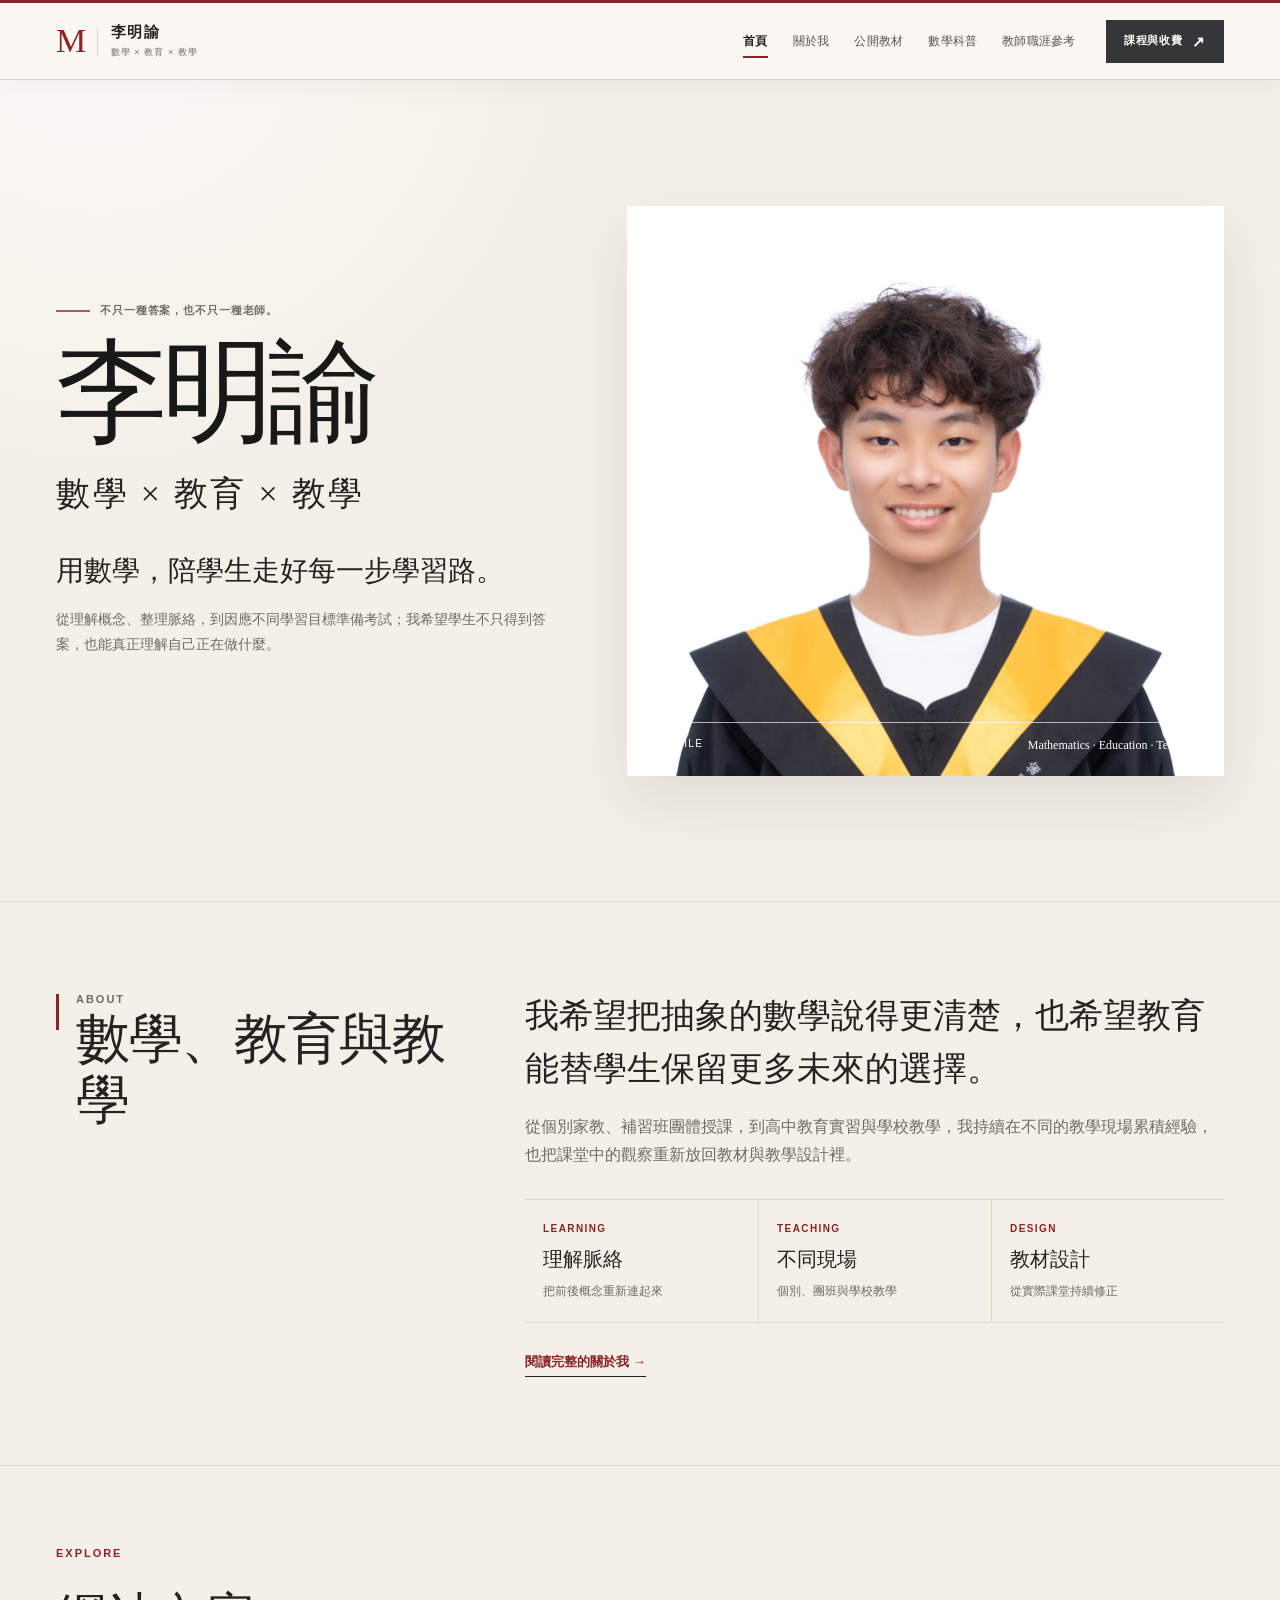
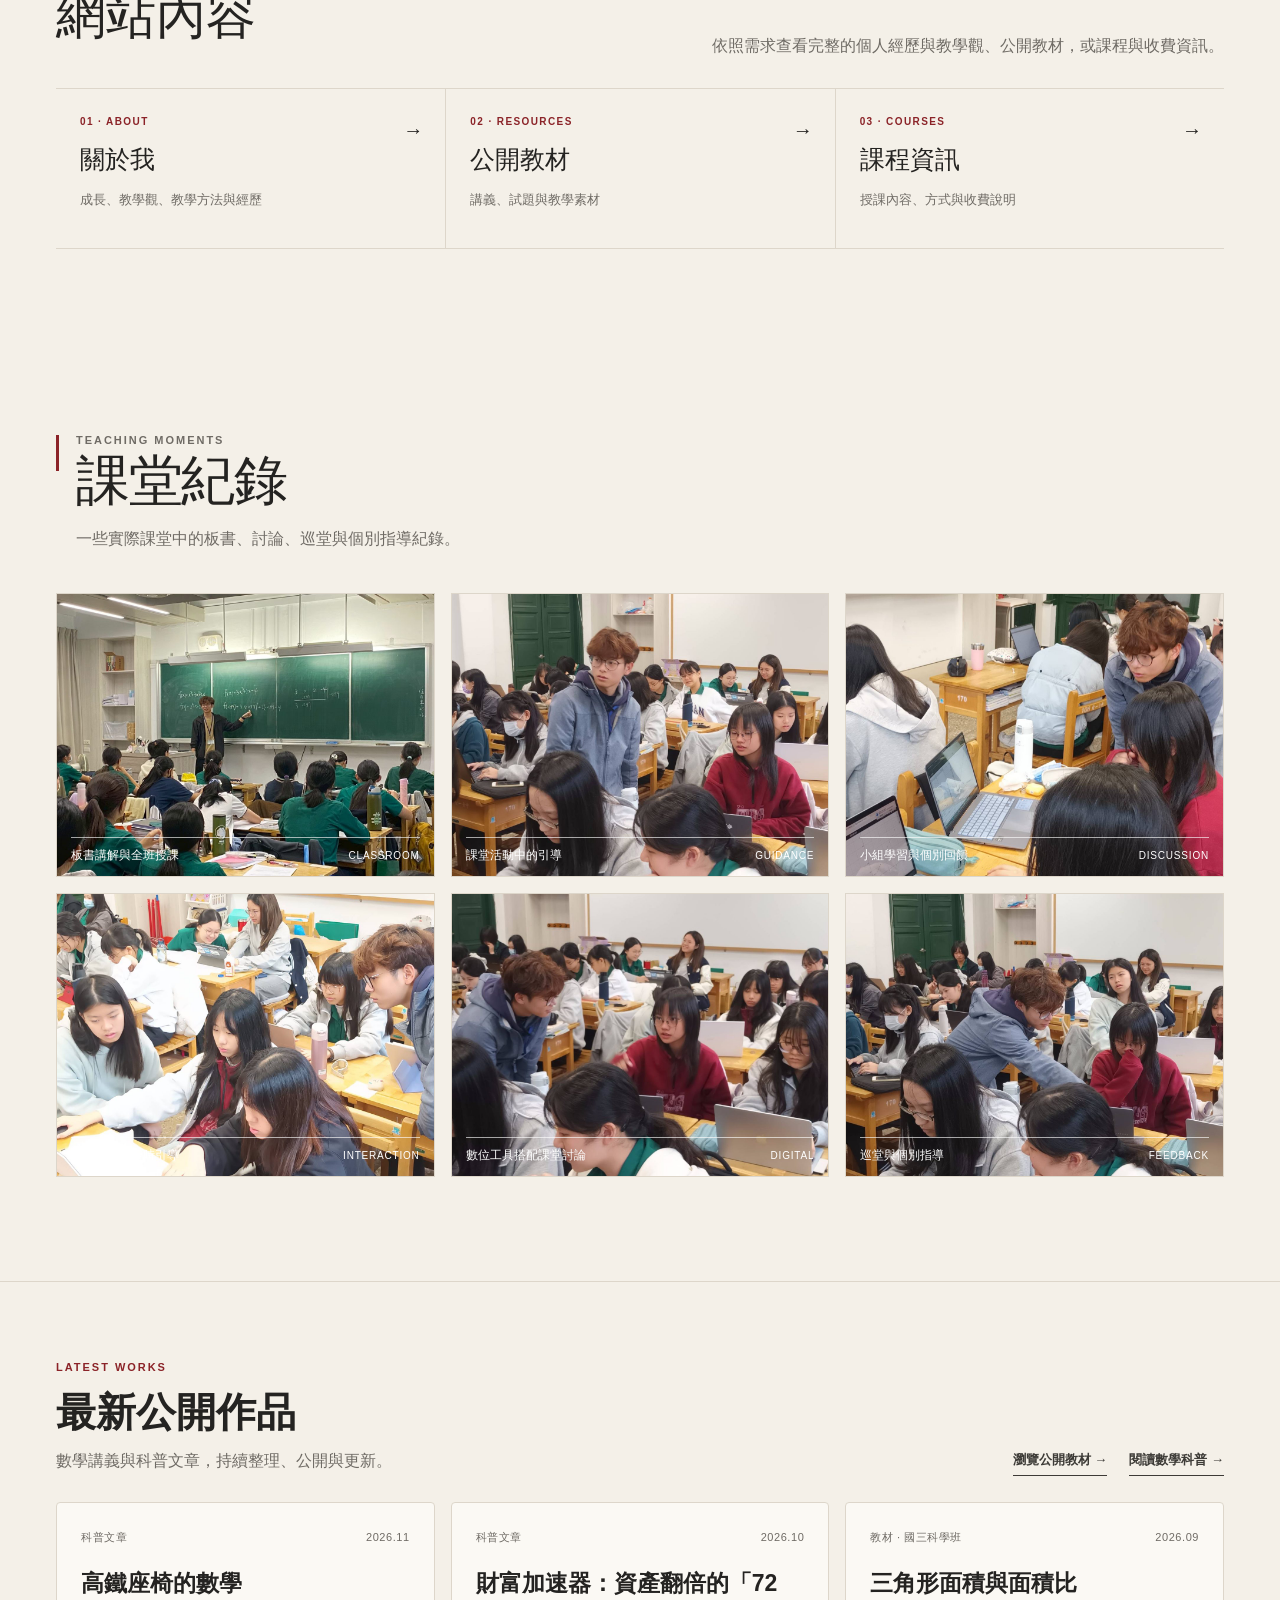
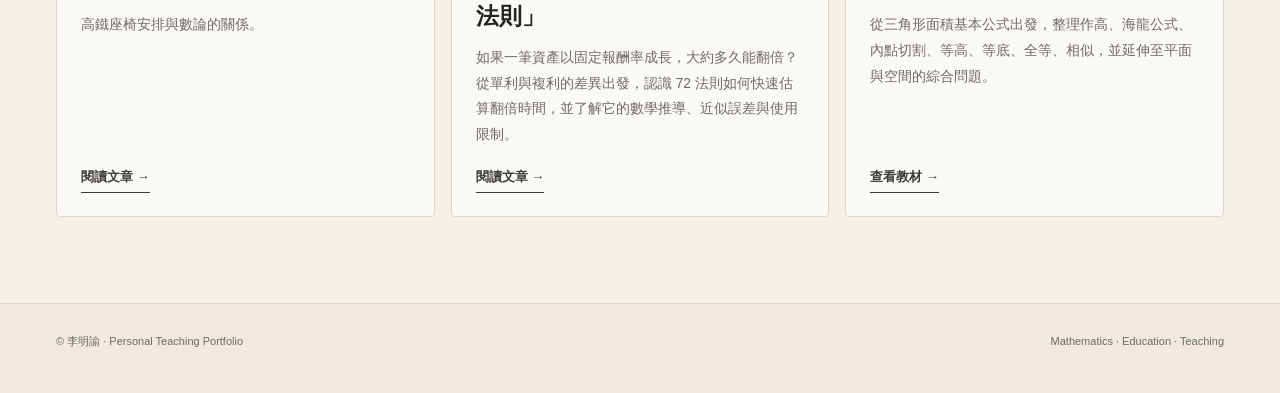
<file: index.html>
<!DOCTYPE html>

<html lang="zh-Hant">
<head>
<meta charset="utf-8"/>
<meta content="width=device-width, initial-scale=1" name="viewport"/>
<title>李明諭｜數學 × 教育 × 教學</title>
<link href="favicon.svg" rel="icon" type="image/svg+xml"/>
<meta content="國立臺灣大學數學系畢業。分享數學教學、公開教材、教師職涯參考與課程資訊。" name="description"/>
<link href="https://mingyuli0630-del.github.io/" rel="canonical"/>
<meta content="zh_TW" property="og:locale"/>
<meta content="website" property="og:type"/>
<meta content="李明諭｜數學 × 教育 × 教學" property="og:site_name"/>
<meta content="李明諭｜數學 × 教育 × 教學" property="og:title"/>
<meta content="國立臺灣大學數學系畢業。分享數學教學、公開教材、教師職涯參考與課程資訊。" property="og:description"/>
<meta content="https://mingyuli0630-del.github.io/" property="og:url"/>
<meta content="https://mingyuli0630-del.github.io/og-cover-v46.png" property="og:image"/>
<meta content="https://mingyuli0630-del.github.io/og-cover-v46.png" property="og:image:secure_url"/>
<meta content="image/png" property="og:image:type"/>
<meta content="1200" property="og:image:width"/>
<meta content="630" property="og:image:height"/>
<meta content="李明諭｜數學 × 教育 × 教學" property="og:image:alt"/>
<meta content="summary_large_image" name="twitter:card"/>
<meta content="李明諭｜數學 × 教育 × 教學" name="twitter:title"/>
<meta content="國立臺灣大學數學系畢業。分享數學教學、公開教材、教師職涯參考與課程資訊。" name="twitter:description"/>
<meta content="https://mingyuli0630-del.github.io/og-cover-v46.png" name="twitter:image"/>
<meta content="#F4F0E8" name="theme-color"/><style>
:root{
  --paper:#F9F7F2;
  --paper2:#FFFDF9;
  --ink:#303431;
  --muted:#74756F;
  --sage:#B87255;
  --sage2:#46524B;
  --line:#E3E0D8;
  --warm:#87917C;
  --serif:"Noto Serif TC","Songti TC","PMingLiU",serif;
  --sans:"Inter","Noto Sans TC","PingFang TC","Microsoft JhengHei",sans-serif;
}
*{box-sizing:border-box}
html{scroll-behavior:smooth}
body{margin:0;background:var(--paper);color:var(--ink);font-family:var(--sans);line-height:1.75}
a{color:inherit;text-decoration:none}
button{font:inherit}
.wrap{max-width:var(--max);margin:auto;padding:0 24px}
header{position:sticky;top:0;z-index:50;background:rgba(249,247,242,.97);backdrop-filter:blur(14px);border-top:3px solid var(--sage);border-bottom:1px solid rgba(217,212,202,.9);box-shadow:0 7px 22px rgba(48,52,49,.035)}
.nav{min-height:78px;display:flex;align-items:center;justify-content:space-between;gap:28px}
.brand{display:flex;align-items:center;gap:12px;flex:0 0 auto}
.brandmark{width:42px;height:42px;border:1px solid var(--ink);border-radius:2px;display:grid;place-items:center;font-family:var(--serif);font-size:21px;transition:.2s ease}
.brand:hover .brandmark{background:var(--ink);color:var(--paper)}
.brand strong{display:block;font-size:14px;letter-spacing:.09em;line-height:1.35}
.brand small{display:block;font-family:var(--serif);font-size:10px;color:var(--muted);letter-spacing:.04em;margin-top:2px}
.nav-right{display:flex;align-items:center;gap:22px;margin-left:auto}
nav{display:flex;align-items:center;gap:5px;font-size:13px}
nav a{position:relative;padding:10px 13px;border:0;border-radius:2px;color:var(--muted);transition:.18s ease;white-space:nowrap}
nav a:hover{background:rgba(184,114,85,.07);color:var(--ink)}
nav a.active{background:rgba(184,114,85,.10);color:var(--ink);font-weight:700}
nav a.active:after{content:"";position:absolute;left:13px;right:13px;bottom:6px;height:1px;background:var(--sage)}
.nav-cta{display:inline-flex;align-items:center;justify-content:center;gap:9px;min-height:44px;padding:0 17px;background:var(--ink);color:var(--paper);border:1px solid var(--ink);font-size:12px;font-weight:700;letter-spacing:.04em;white-space:nowrap;transition:.18s ease}
.nav-cta:hover{background:var(--sage2);border-color:var(--sage2);transform:translateY(-1px)}
.nav-cta.active{background:var(--sage);border-color:var(--sage)}
.nav-cta .arrow{font-size:15px;line-height:1}
.menu-toggle{display:none;width:42px;height:42px;border:1px solid var(--line);background:transparent;color:var(--ink);font-size:18px;cursor:pointer}
section{padding:108px 0}
.border-top{border-top:1px solid var(--line)}
.eyebrow{font-size:11px;letter-spacing:.23em;color:var(--sage);font-weight:700;margin:0 0 10px}
.heading{max-width:790px;margin-bottom:44px}
.heading h2{font-family:var(--serif);font-size:clamp(38px,5vw,62px);font-weight:500;letter-spacing:-.035em;line-height:1.12;margin:0 0 14px}
.heading p{margin:0;color:var(--muted)}

.hero{min-height:calc(100svh - 68px);display:grid;grid-template-columns:1.05fr .95fr;gap:68px;align-items:center;padding-top:58px;padding-bottom:58px}
.hero h1{font-family:var(--serif);font-size:clamp(72px,10vw,120px);font-weight:500;line-height:.92;letter-spacing:-.065em;margin:5px 0 16px}
.hero-en{font-family:var(--serif);font-size:clamp(20px,2.2vw,28px);color:var(--sage);margin:0 0 27px}
.lead{font-size:clamp(19px,2vw,24px);max-width:650px;margin:0 0 30px}
.chips{display:flex;gap:8px;flex-wrap:wrap;margin-bottom:28px}
.chip{border:1px solid var(--line);border-radius:999px;padding:7px 11px;font-size:12px;color:var(--muted);background:rgba(255,255,255,.22)}
.btn{display:inline-flex;align-items:center;justify-content:center;min-height:47px;border:1px solid var(--ink);border-radius:999px;padding:9px 17px;font-size:14px;font-weight:650;background:transparent;cursor:pointer}
.btn.primary{background:var(--ink);color:var(--paper)}
.btn:hover{background:var(--paper2)}
.btn.primary:hover{background:var(--sage2)}

.portrait{position:relative;background:var(--paper2);border:1px solid var(--line);padding:16px 16px 70px;box-shadow:0 18px 50px rgba(48,52,49,.065);min-height:590px}
.portrait:before{content:"";position:absolute;inset:12px -12px -12px 12px;border:1px solid #B77B5C2E;z-index:-1}
.portrait .photo{height:500px;background:
radial-gradient(circle at 50% 34%,#B77B5C2E 0 80px,transparent 81px),
linear-gradient(145deg,#EFEAE2,#FFFDFC);
display:grid;place-items:center;color:var(--sage);font-family:var(--serif);font-size:76px}
.portrait .photo img{width:100%;height:100%;object-fit:cover;object-position:center top;display:block}
.portrait .caption{position:absolute;left:34px;right:34px;bottom:19px;border-top:1px solid var(--line);padding-top:12px;display:flex;justify-content:space-between;gap:15px}
.caption span{font-size:10px;letter-spacing:.14em;color:var(--muted)}
.caption strong{font-family:var(--serif);font-size:12px;font-weight:500}

.about-grid{display:grid;grid-template-columns:190px minmax(0,1fr);gap:64px}
.sticky{position:sticky;top:100px;align-self:start}
.about-intro{font-family:var(--serif);font-size:clamp(28px,3.4vw,43px);line-height:1.55;margin:0 0 34px}
.about-copy{columns:2;column-gap:34px;color:#626761}
.about-copy p{break-inside:avoid;margin:0 0 20px}
.about-story{max-width:980px;width:100%}
.about-intro{padding:0 0 10px}
.about-kicker{font-size:13px;letter-spacing:.16em;text-transform:uppercase;color:var(--sage);margin:0 0 14px}
.about-grid>.heading{max-width:190px;margin-bottom:0}
.about-grid>.heading h2{font-size:clamp(38px,3.2vw,46px);letter-spacing:-.04em;margin-bottom:16px;white-space:nowrap}
.about-grid>.heading>p:not(.eyebrow):not(.about-side-note){font-size:14px;line-height:1.75}
.about-side-nav{margin-top:34px;border-top:1px solid var(--line)}
.about-side-nav a{display:grid;grid-template-columns:25px 1fr;gap:8px;padding:12px 0;border-bottom:1px solid var(--line);text-decoration:none;color:var(--muted);font-size:12px;line-height:1.4}
.about-side-nav a span{font-family:var(--serif);color:var(--sage)}
.about-side-nav a strong{font-weight:500;color:var(--ink)}
.about-side-note{font-family:var(--serif);font-size:15px;line-height:1.65;color:var(--sage2);margin-top:24px}

.about-lead{font-family:var(--serif);font-size:clamp(24px,2.5vw,34px);line-height:1.62;margin:0;max-width:800px;letter-spacing:-.015em}
.about-index{display:grid;grid-template-columns:repeat(3,1fr);gap:0;background:transparent;border-top:1px solid var(--line);border-bottom:1px solid var(--line);margin:34px 0 58px}
.about-index a{display:block;background:transparent;padding:16px 18px 17px 0;text-decoration:none;color:var(--ink);transition:.2s ease;border-right:1px solid var(--line);margin-right:18px}
.about-index a:hover{opacity:.62}
.about-index span{display:inline-block;font-size:11px;letter-spacing:.16em;color:var(--sage);margin-right:10px}
.about-index strong{font-family:var(--serif);font-size:17px;font-weight:500}
.about-index a:last-child{border-right:0;margin-right:0}
.about-chapter{scroll-margin-top:90px;padding:0 0 58px;margin-bottom:58px;border-bottom:1px solid var(--line)}
.about-chapter:last-of-type{margin-bottom:32px}
.about-chapter-head{display:block;margin-bottom:30px;padding-left:0}
.about-no{font-family:var(--serif);font-size:12px;letter-spacing:.22em;color:var(--sage);margin-bottom:10px;padding-top:0;font-variant-numeric:tabular-nums}
.about-chapter h3{font-family:var(--serif);font-size:clamp(31px,3.4vw,44px);font-weight:500;line-height:1.18;margin:0;letter-spacing:-.025em}
.about-deck{font-family:var(--serif);font-size:19px;line-height:1.7;color:var(--sage2);margin:11px 0 0;max-width:none}
.about-body{max-width:860px;margin-left:0;color:#626761;font-size:16px;line-height:1.9}
.about-body p{margin:0 0 18px}
.about-body strong{color:var(--ink)}
.about-body h4{font-family:var(--serif);font-size:23px;font-weight:500;color:var(--ink);margin:38px 0 13px}
.about-quote{font-family:var(--serif);font-size:clamp(21px,2.1vw,28px);line-height:1.65;color:var(--ink);margin:30px 0;padding:4px 0 4px 20px;border-left:2px solid var(--sage)}
.about-subquote{font-family:var(--serif);font-size:20px;line-height:1.7;color:var(--sage2);margin:28px 0}
.about-principles{display:grid;grid-template-columns:repeat(3,1fr);gap:12px;margin:30px 0 8px}
.about-principle{border-top:1px solid var(--line);background:transparent;padding:18px 8px 10px 0}
.about-principle small{display:block;color:var(--sage);letter-spacing:.1em;margin-bottom:10px}
.about-principle strong{font-family:var(--serif);font-size:19px;font-weight:500;line-height:1.45}
.about-detail{margin-top:26px;border-top:1px solid var(--line)}
.about-detail summary{cursor:pointer;list-style:none;padding:18px 0;font-size:14px;letter-spacing:.06em;color:var(--sage2);display:flex;justify-content:space-between;align-items:center}
.about-detail summary::-webkit-details-marker{display:none}
.about-detail summary::after{content:"＋";font-size:20px;font-weight:300}
.about-detail[open] summary::after{content:"－"}
.about-detail-content{padding:10px 0 4px}
.about-status{display:grid;grid-template-columns:1fr 1fr;gap:14px;margin:30px 0}
.about-status-card{border-top:1px solid var(--line);background:transparent;padding:18px 8px 10px 0}
.about-status-card small{display:block;color:var(--sage);letter-spacing:.1em;margin-bottom:9px}
.about-status-card strong{font-family:var(--serif);font-size:20px;font-weight:500;line-height:1.45}
.metrics{display:grid;grid-template-columns:repeat(4,1fr);border-top:1px solid var(--ink);border-bottom:1px solid var(--line);margin-top:38px}
.metric{padding:18px 18px 18px 0;border-right:1px solid var(--line)}
.metric:not(:first-child){padding-left:18px}
.metric:last-child{border-right:0}
.metric strong{display:block;font-family:var(--serif);font-size:23px;font-weight:500}
.metric small{color:var(--muted)}

.dark{background:var(--ink);color:var(--paper)}
.dark .eyebrow{color:#E5DED6}
.dark .heading p{color:#E5DED6}
.framework{display:grid;grid-template-columns:repeat(4,1fr);border-top:1px solid rgba(255,255,255,.24)}
.framework article{min-height:260px;padding:26px 24px 18px 0;border-right:1px solid rgba(255,255,255,.17)}
.framework article:not(:first-child){padding-left:24px}
.framework article:last-child{border-right:0}
.framework span{font-family:var(--serif);color:#E5DED6}
.framework h3{font-family:var(--serif);font-size:27px;font-weight:500;margin:44px 0 10px}
.framework p{margin:0;color:#E5DED6}

.resume-grid{display:grid;grid-template-columns:1.3fr .7fr;gap:54px}
.timeline{border-top:1px solid var(--ink)}
.timeline article{display:grid;grid-template-columns:150px minmax(0,1fr);gap:30px;padding:28px 0;border-bottom:1px solid var(--line)}
.timeline .k{font-family:var(--serif);font-size:12px;line-height:1.55;letter-spacing:.04em;color:var(--sage);font-variant-numeric:tabular-nums}
.timeline h3{margin:0 0 5px;font-family:var(--serif);font-size:21px;font-weight:500}
.timeline .role{margin:0 0 9px;font-size:13px;letter-spacing:.05em;color:var(--sage2)}
.timeline p{margin:0;color:var(--muted);line-height:1.75}
.sidecard{background:var(--sage2);color:var(--paper);padding:30px;align-self:start}
.sidecard h3{font-family:var(--serif);font-size:30px;font-weight:500;margin:0 0 18px}
.sidecard ul{list-style:none;padding:0;margin:0}
.sidecard li{padding:9px 0;border-bottom:1px solid rgba(255,255,255,.16)}

.feature{display:grid;grid-template-columns:1fr 1fr;background:var(--paper2);border:1px solid var(--line);margin-bottom:16px}
.featurecopy{padding:38px}
.featurecopy h3{font-family:var(--serif);font-size:38px;line-height:1.2;font-weight:500;margin:9px 0 14px}
.featurecopy p{color:var(--muted)}
.tags{display:flex;gap:7px;flex-wrap:wrap;margin:20px 0}
.tag{border:1px solid var(--line);border-radius:999px;padding:5px 9px;font-size:11px;color:var(--muted)}
.preview{min-height:355px;background:
repeating-linear-gradient(0deg,transparent 0 29px,#B77B5C1F 30px 31px),
radial-gradient(circle at 66% 34%,transparent 0 64px,#B77B5C38 65px 67px,transparent 68px),
linear-gradient(135deg,#ece7dd,#FFFDFC);
display:flex;align-items:flex-end;padding:20px}
.preview span{font-family:var(--serif);font-size:13px;background:rgba(251,249,244,.9);padding:8px 10px;color:var(--sage)}
.cards{display:grid;grid-template-columns:repeat(3,1fr);gap:14px}
.card{background:var(--paper2);border:1px solid var(--line);padding:24px;min-height:240px}
.card small{color:var(--sage);letter-spacing:.1em}
.card h3{font-family:var(--serif);font-size:27px;line-height:1.3;font-weight:500;margin:16px 0 10px}
.card p{color:var(--muted);margin:0}

.gallery{display:grid;grid-template-columns:1.3fr .7fr .7fr;grid-auto-rows:230px;gap:12px}
.g{position:relative;border:1px solid var(--line);overflow:hidden;background:linear-gradient(145deg,#e7e3da,#FFFDFC)}
.g.big{grid-row:span 2}
.g img{position:absolute;inset:0;width:100%;height:100%;object-fit:cover;display:block;transition:transform .45s ease}
.g:hover img{transform:scale(1.025)}
.g.focus-top img{object-position:center 28%}
.g.focus-right img{object-position:66% center}
.g .p{position:absolute;inset:0;display:grid;place-items:center;font-family:var(--serif);font-size:56px;color:#B77B5C5C}
.g:after{content:"";position:absolute;inset:45% 0 0;background:linear-gradient(transparent,rgba(39,48,43,.60))}
.g label{position:absolute;z-index:2;left:16px;right:16px;bottom:14px;padding-top:9px;border-top:1px solid rgba(255,255,255,.62);display:flex;justify-content:space-between;color:#fff;font-size:11px}
/* Teaching Moments: six photos use one consistent visual scale */
.teaching-gallery{
  display:grid;
  grid-template-columns:repeat(3,minmax(0,1fr));
  grid-auto-rows:auto;
  gap:16px;
}
.teaching-gallery .g{
  margin:0;
  aspect-ratio:4 / 3;
  min-width:0;
}
.teaching-gallery .g.big{
  grid-row:auto;
  grid-column:auto;
}
.teaching-gallery .g label{
  left:14px;
  right:14px;
  bottom:12px;
  gap:12px;
  align-items:flex-end;
}
.teaching-gallery .g label span{
  font-size:12px;
  line-height:1.45;
}
.teaching-gallery .g label strong{
  flex:0 0 auto;
  font-size:10px;
  font-weight:500;
  letter-spacing:.08em;
}


.growth{display:grid;grid-template-columns:repeat(3,1fr);gap:18px}
.grow{border-top:2px solid var(--sage);padding-top:20px}
.grow h3{font-family:var(--serif);font-size:27px;line-height:1.35;font-weight:500;margin:8px 0}
.grow p{color:var(--muted)}

.notes{display:grid;grid-template-columns:1fr 1fr;border-top:1px solid var(--ink)}
.note{padding:26px 28px 26px 0;border-bottom:1px solid var(--line)}
.note:nth-child(odd){border-right:1px solid var(--line)}
.note:nth-child(even){padding-left:28px}
.note small{color:var(--sage);letter-spacing:.1em}
.note h3{font-family:var(--serif);font-size:27px;font-weight:500;line-height:1.35;margin:9px 0}
.note p{color:var(--muted);margin:0}

.cvpromo{display:grid;grid-template-columns:1fr auto;gap:28px;align-items:center;padding:36px;border:1px solid var(--line);background:var(--paper2)}
.cvpromo h3{font-family:var(--serif);font-size:34px;font-weight:500;margin:0 0 8px}
.cvpromo p{margin:0;color:var(--muted);max-width:700px}

.contact{background:var(--sage2);color:var(--paper);padding:66px;text-align:center}
.contact h2{font-family:var(--serif);font-size:clamp(40px,5vw,62px);font-weight:500;line-height:1.2;margin:7px auto 14px}
.contact p{color:#E5DED6}
footer{border-top:1px solid var(--line);padding:28px 0 42px;color:var(--muted);font-size:11px}
footer .wrap{display:flex;justify-content:space-between;align-items:center;gap:18px;flex-wrap:wrap}


/* Courses & Tuition */
.enrollment-notice{
  display:flex;
  gap:18px;
  align-items:baseline;
  margin:-8px 0 34px;
  padding:15px 0;
  border-top:1px solid var(--sage);
  border-bottom:1px solid var(--line);
}
.enrollment-notice small{
  flex:0 0 auto;
  font-size:10px;
  letter-spacing:.16em;
  color:var(--sage);
}
.enrollment-notice strong{
  font-family:var(--serif);
  font-size:17px;
  font-weight:500;
  color:var(--ink);
}
.course-shell{display:grid;grid-template-columns:.9fr 1.1fr;gap:42px;align-items:start}
.course-intro{position:sticky;top:96px}
.course-intro .price-lead{font-family:var(--serif);font-size:34px;line-height:1.35;margin:7px 0 16px}
.course-intro p{color:var(--muted)}
.course-badges{display:flex;gap:8px;flex-wrap:wrap;margin-top:20px}
.course-badge{border:1px solid var(--line);border-radius:99px;padding:7px 10px;background:var(--paper2);font-size:11px;color:var(--muted)}
.pricebox{background:var(--paper2);border:1px solid var(--line);padding:26px}
.pricebox h3{font-family:var(--serif);font-size:28px;font-weight:500;margin:0 0 16px}
.price-table-wrap{overflow-x:auto}
.price-table{width:100%;border-collapse:collapse;min-width:610px}
.price-table th,.price-table td{padding:12px 10px;border-bottom:1px solid var(--line);text-align:left;font-size:12px;vertical-align:top}
.price-table th{font-size:10px;letter-spacing:.1em;color:var(--muted);font-weight:700}
.price-table td strong{font-family:var(--serif);font-size:17px;font-weight:500}
.price-note{margin-top:14px;padding-top:14px;border-top:1px solid var(--line);font-size:11px;color:var(--muted)}
.course-types{margin-top:22px;display:grid;grid-template-columns:repeat(3,1fr);gap:14px;align-items:stretch}
.course-group{background:var(--paper2);border:1px solid var(--line);padding:24px;height:100%}
.course-group>small{color:var(--sage);letter-spacing:.12em}
.course-group h3{font-family:var(--serif);font-size:26px;font-weight:500;margin:7px 0 15px}
.course-group details{border-top:1px solid var(--line)}
.course-group summary{cursor:pointer;padding:12px 0;font-size:13px;font-weight:650;list-style:none}
.course-group summary::-webkit-details-marker{display:none}
.course-group summary:after{content:"＋";float:right;color:var(--sage)}
.course-group details[open] summary:after{content:"－"}
.course-group details p{font-size:12px;color:var(--muted);margin:0 0 12px}
.course-info{display:grid;grid-template-columns:repeat(4,1fr);margin-top:17px;border-top:1px solid var(--ink);border-bottom:1px solid var(--line)}
.course-info div{padding:18px;border-right:1px solid var(--line);min-width:0}
.course-info div:last-child{border-right:0}
.course-info strong{display:block;font-family:var(--serif);font-size:18px;font-weight:500}
.course-info small{color:var(--muted)}

/* Resume builder */
.resume-layer{position:fixed;inset:0;background:rgba(39,48,43,.64);backdrop-filter:blur(5px);z-index:100;display:none;overflow:auto;padding:24px}
.resume-layer.open{display:block}
.builder{max-width:1180px;margin:auto;display:grid;grid-template-columns:310px 1fr;gap:16px}
.controls{background:var(--paper);padding:24px;position:sticky;top:0;align-self:start;max-height:calc(100vh - 48px);overflow:auto}
.controls h3{font-family:var(--serif);font-size:28px;font-weight:500;margin:0 0 8px}
.controls p{font-size:12px;color:var(--muted)}
.controlrow{padding:12px 0;border-top:1px solid var(--line)}
.controlrow label{display:flex;align-items:center;gap:9px;font-size:13px;cursor:pointer}
.ctrl-actions{display:flex;gap:8px;flex-wrap:wrap;margin-top:16px}
.resume-paper{background:#fff;color:#1c211e;min-height:1123px;padding:58px 66px;box-shadow:0 20px 70px rgba(0,0,0,.22)}
.r-head{display:grid;grid-template-columns:1fr auto;gap:20px;border-bottom:1.5px solid #222;padding-bottom:20px;margin-bottom:24px}
.r-head h1{font-family:var(--serif);font-size:38px;font-weight:500;margin:0}
.r-head .sub{font-size:14px;color:#555;margin-top:4px}
.r-contact{text-align:right;font-size:11px;color:#555}
.r-section{margin:23px 0}
.r-section.hidden{display:none}
.r-section h2{font-size:11px;letter-spacing:.18em;text-transform:uppercase;border-bottom:1px solid #bbb;padding-bottom:5px;margin:0 0 12px}
.r-item{display:grid;grid-template-columns:125px 1fr;gap:16px;margin:11px 0}
.r-date{font-size:11px;color:#666}
.r-item h3{font-size:14px;margin:0 0 3px}
.r-item p{font-size:12px;line-height:1.5;color:#444;margin:0}
.r-list{margin:0;padding-left:18px;font-size:12px;color:#444}
.r-note{font-size:10px;color:#777;margin-top:18px}

/* language */
.en-only{display:none}
body.resume-en .zh-only{display:none!important}
body.resume-en .en-only{display:block!important}




@media print{
  body{background:#fff}
  header,main,footer,.controls{display:none!important}
  .resume-layer{display:block!important;position:static;background:none;padding:0}
  .builder{display:block;max-width:none}
  .resume-paper{box-shadow:none;min-height:auto;padding:0;margin:0}
  @page{size:A4;margin:14mm}
}

/* Public Resources */
.resources-toolbar{display:flex;justify-content:space-between;gap:18px;align-items:center;margin-bottom:24px;flex-wrap:wrap}
.resource-search{flex:1;min-width:240px;max-width:430px;display:flex;align-items:center;border:1px solid var(--line);background:var(--paper2);border-radius:999px;padding:0 14px}
.resource-search input{width:100%;border:0;background:transparent;outline:0;padding:10px 4px;font:inherit;font-size:13px;color:var(--ink)}
.resource-filters{display:flex;gap:8px;flex-wrap:wrap}
.filter-btn{border:1px solid var(--line);background:transparent;border-radius:999px;padding:7px 11px;font-size:11px;color:var(--muted);cursor:pointer}
.filter-btn.active{background:var(--ink);color:var(--paper);border-color:var(--ink)}
.resource-grid{display:grid;grid-template-columns:repeat(3,minmax(0,1fr));gap:16px;align-items:stretch}
.resource-card{background:var(--paper2);border:1px solid var(--line);display:flex;flex-direction:column;min-height:340px;height:100%}
.resource-cover{height:160px;position:relative;overflow:hidden;border-bottom:1px solid var(--line);background:repeating-linear-gradient(0deg,transparent 0 28px,#B77B5C17 29px 30px),linear-gradient(145deg,#ece7dc,#FFFDFC)}
.resource-cover .symbol{position:absolute;right:18px;top:8px;font-family:var(--serif);font-size:72px;color:#B77B5C42}
.resource-cover .level{position:absolute;left:16px;top:14px;border:1px solid rgba(48,52,49,.13);background:rgba(251,249,244,.75);border-radius:999px;padding:4px 8px;font-size:10px;color:var(--sage2)}
.resource-body{padding:20px;display:flex;flex-direction:column;flex:1}
.resource-meta{display:flex;justify-content:space-between;gap:12px;font-size:10px;letter-spacing:.08em;color:var(--sage);text-transform:uppercase}
.resource-card h3{font-family:var(--serif);font-weight:500;font-size:25px;line-height:1.3;margin:10px 0 8px}
.resource-card p{font-size:12px;color:var(--muted);margin:0 0 16px}
.resource-tags{display:flex;gap:6px;flex-wrap:wrap;margin-top:auto;margin-bottom:16px}
.resource-tag{font-size:10px;border:1px solid var(--line);border-radius:999px;padding:4px 7px;color:var(--muted)}
.resource-actions{display:flex;gap:7px;flex-wrap:wrap;align-items:center}
.resource-link{display:inline-flex;align-items:center;justify-content:center;border:1px solid var(--ink);border-radius:999px;padding:7px 10px;font-size:11px;cursor:pointer;background:transparent}
.resource-link.primary{background:var(--ink);color:var(--paper)}
.resource-link.disabled{opacity:.4;pointer-events:none;border-color:var(--line)}
.resource-count{font-size:11px;color:var(--muted);margin-bottom:10px}
.resources-note{margin-top:28px;display:grid;grid-template-columns:1.15fr .85fr;gap:18px}
.resources-note>div{border-top:1px solid var(--ink);padding-top:18px}
.resources-note h3{font-family:var(--serif);font-size:25px;font-weight:500;margin:0 0 7px}
.resources-note p{font-size:12px;color:var(--muted);margin:0}
.resource-modal{position:fixed;inset:0;z-index:120;background:rgba(39,48,43,.64);backdrop-filter:blur(6px);display:none;padding:24px;overflow:auto}
.resource-modal.open{display:grid;place-items:center}
.resource-modal-card{max-width:720px;width:100%;background:var(--paper2);border:1px solid var(--line);padding:30px;position:relative}
.resource-modal-card h3{font-family:var(--serif);font-size:34px;font-weight:500;margin:4px 0 10px}
.resource-modal-card p{color:var(--muted)}
.resource-modal-close{position:absolute;right:16px;top:14px;border:1px solid var(--line);border-radius:50%;width:34px;height:34px;background:transparent;cursor:pointer}
.resource-modal-list{display:grid;grid-template-columns:repeat(2,1fr);gap:12px;margin-top:18px}
.resource-modal-list div{border-top:1px solid var(--line);padding-top:10px}
.resource-modal-list strong{display:block;font-family:var(--serif);font-weight:500;font-size:16px}
.resource-modal-list small{color:var(--muted)}













/* V14 — Apricot × Olive */
body{
  background:
    radial-gradient(circle at 88% 7%, rgba(184,114,85,.045), transparent 27%),
    radial-gradient(circle at 7% 58%, rgba(135,145,124,.035), transparent 24%),
    var(--paper);
}
.eyebrow{color:#A96549}
.btn.primary{
  background:var(--sage2);
  border-color:var(--sage2);
}
.btn.primary:hover{
  background:#39443F;
  border-color:#39443F;
}
.btn.ghost:hover{
  border-color:#CBC7BE;
  background:rgba(255,253,249,.76);
}
.enrollment-notice{
  border-top-color:#C98B6D;
  background:linear-gradient(90deg,rgba(184,114,85,.045),transparent 66%);
}
.enrollment-notice small{color:#A96549}

/* Keep warm orange as an accent; use olive for structural cues. */
.timeline-dot{background:var(--warm)}
.step-no{background:var(--sage)}
.about-detail summary::after{color:var(--warm)}
.resource-cover{
  background:linear-gradient(145deg,#EFEAE2,#FFFDF9);
}

/* Softer dark blocks: less brown, more neutral teacher-portfolio tone. */
.sidecard,.contact{
  background:var(--sage2);
}
.sidecard p,.contact p{
  color:rgba(249,247,242,.78);
}

a:focus-visible,button:focus-visible,summary:focus-visible{
  outline:2px solid #B87255;
  outline-offset:3px;
}


.hero-identity{
  display:inline-flex;
  align-items:center;
  gap:9px;
  color:#A96549;
  letter-spacing:.12em;
}
.hero-identity::before{
  content:"";
  width:22px;
  height:1px;
  background:currentColor;
  opacity:.72;
}


.hero-identity{
  letter-spacing:.08em;
  text-transform:none;
}




/* V25 — Teacher career reference, positioned away from personal tuition */

/* Compact career reference: secondary content on the homepage */
.career-compact{padding:38px 0}
.career-details{border-top:1px solid var(--ink);border-bottom:1px solid var(--line)}
.career-details summary{list-style:none;cursor:pointer;display:flex;align-items:center;justify-content:space-between;gap:24px;padding:22px 0}
.career-details summary::-webkit-details-marker{display:none}
.career-summary-copy .eyebrow{margin:0 0 6px}
.career-summary-copy h2{font-family:var(--serif);font-size:clamp(24px,3vw,34px);font-weight:500;letter-spacing:-.025em;line-height:1.15;margin:0 0 5px}
.career-summary-copy>p:last-child{margin:0;color:var(--muted);font-size:12px}
.career-summary-action{flex:0 0 auto;font-size:11px;letter-spacing:.06em;color:var(--sage2);white-space:nowrap}
.career-summary-action span{display:inline-block;margin-left:5px;transition:transform .2s ease}
.career-details[open] .career-summary-action span{transform:rotate(45deg)}
.career-details-body{padding:24px 0 38px}
.career-details-body .career-intro{margin-top:0}

.career-intro{max-width:820px;margin-bottom:28px;color:var(--muted)}
.career-callout{display:grid;grid-template-columns:repeat(2,minmax(0,1fr));gap:20px;margin:0 0 28px;align-items:stretch}
.career-callout>div{border-top:1px solid var(--ink);padding:18px 0 0;min-width:0}
.career-callout strong{display:block;font-family:var(--serif);font-size:22px;font-weight:500;margin-bottom:5px}
.career-callout p{margin:0;color:var(--muted);font-size:12px}
.career-table-wrap{overflow-x:auto;border-top:1px solid var(--ink);-webkit-overflow-scrolling:touch}
.career-table{width:100%;min-width:1080px;border-collapse:collapse;background:var(--paper2)}
.career-table th,.career-table td{padding:15px 13px;text-align:left;vertical-align:top;border-bottom:1px solid var(--line);font-size:12px;line-height:1.65}
.career-table th{font-size:10px;letter-spacing:.08em;color:var(--muted);font-weight:600;background:#F3F0E9;white-space:nowrap}
.career-table td:first-child{width:155px}
.career-table td:nth-child(2){width:150px}
.career-table td:nth-child(3){width:160px}
.career-table td:nth-child(4){width:90px}
.career-table td:nth-child(5){width:90px}
.career-table strong{font-family:var(--serif);font-size:16px;font-weight:500;color:var(--ink)}
.career-table .money{font-family:var(--serif);font-size:17px;color:var(--sage);white-space:nowrap}
.career-table .sub{display:block;color:var(--muted);font-size:10px;margin-top:4px}
.career-tag{display:inline-block;border:1px solid var(--line);border-radius:999px;padding:3px 7px;font-size:10px;white-space:nowrap}
.career-notes{display:grid;grid-template-columns:1.1fr .9fr;gap:28px;margin-top:28px}
.career-notes>div{border-top:1px solid var(--ink);padding-top:16px}
.career-notes h3{font-family:var(--serif);font-size:23px;font-weight:500;margin:0 0 8px}
.career-notes p,.career-notes li{font-size:12px;color:var(--muted)}
.career-notes ul{margin:8px 0 0;padding-left:18px}
.career-source-list{display:grid;gap:8px}
.career-source-list a{font-size:11px;color:var(--sage2);text-decoration:underline;text-decoration-color:rgba(70,82,75,.25);text-underline-offset:3px}
.career-updated{font-size:10px;color:var(--muted);letter-spacing:.05em;margin-top:14px}



    .career-star-note {
      margin-top: .35rem;
      font-size: .88rem;
      color: var(--muted);
    }
  



/* V28 — true multi-page structure */

.page-career #career{padding:72px 0 108px}
.page-career .career-details{border-top:0}
.page-career .career-details summary{cursor:default;pointer-events:none;padding-top:10px}
.page-career .career-summary-action{display:none}
.page-career .career-summary-copy h2{font-size:clamp(38px,5vw,62px)}
.page-courses #courses,.page-resources #resources,.page-about #about{padding-top:72px}
.page-intro{padding:72px 0 28px}
.page-intro .heading{margin-bottom:0}
.page-links{display:grid;grid-template-columns:repeat(3,1fr);gap:12px;margin-top:34px}
.page-link{border-top:1px solid var(--line);padding:18px 8px 8px 0}
.page-link small{display:block;color:var(--sage);letter-spacing:.12em;margin-bottom:8px}
.page-link strong{font-family:var(--serif);font-size:19px;font-weight:500}
.page-link p{font-size:13px;color:var(--muted);margin:7px 0 0}



/* V32: let short prose use the available width; wrap only when the viewport really requires it. */
.heading,.lead,.about-story,.about-lead,.about-deck,.career-intro,.cvpromo p{max-width:none}

/* V33 — concise homepage */
.home-intro{padding:88px 0}
.home-intro-grid{display:grid;grid-template-columns:minmax(240px,.72fr) minmax(0,1.28fr);gap:72px;align-items:start}
.home-intro-heading{margin:0}
.home-intro-heading h2{font-size:clamp(36px,4.2vw,54px);margin-bottom:0}
.home-intro-copy{max-width:850px}
.home-intro-lead{font-family:var(--serif);font-size:clamp(24px,2.8vw,34px);line-height:1.55;margin:0 0 18px}
.home-intro-copy>p:not(.home-intro-lead){color:var(--muted);margin:0 0 30px}
.home-feature-row{display:grid;grid-template-columns:repeat(3,1fr);border-top:1px solid var(--line);border-bottom:1px solid var(--line);margin:0 0 24px}
.home-feature-row>div{padding:20px 18px;display:flex;flex-direction:column;gap:4px;min-width:0}
.home-feature-row>div+div{border-left:1px solid var(--line)}
.home-feature-row small,.home-links small{font-size:10px;letter-spacing:.14em;color:var(--sage);font-weight:700}
.home-feature-row strong{font-family:var(--serif);font-size:20px;font-weight:500}
.home-feature-row span{font-size:12px;color:var(--muted)}
.text-link{display:inline-block;font-size:13px;font-weight:700;border-bottom:1px solid var(--ink);padding-bottom:2px}
.home-explore{padding:78px 0}
.home-explore-head{display:flex;justify-content:space-between;gap:50px;align-items:end;margin-bottom:28px}
.home-explore-head h2{font-family:var(--serif);font-size:clamp(34px,4vw,50px);font-weight:500;margin:0}
.home-explore-head>p{max-width:570px;color:var(--muted);margin:0}
.home-links{display:grid;grid-template-columns:repeat(3,1fr);border-top:1px solid var(--line)}
.home-links a{position:relative;min-height:160px;padding:24px 52px 24px 24px;border-bottom:1px solid var(--line);display:flex;flex-direction:column;gap:7px;min-width:0}
.home-links a+a{border-left:1px solid var(--line)}
.home-links strong{font-family:var(--serif);font-size:25px;font-weight:500}
.home-links span{font-size:13px;color:var(--muted)}
.home-links b{position:absolute;right:22px;top:24px;font-weight:400;font-size:20px}



/* V41 — Editorial Burgundy identity, inspired by the approved visual reference */
:root{
  --paper:#F4F0E8;
  --paper2:#FBF9F4;
  --ink:#242321;
  --muted:#6F6B65;
  --sage:#8B2328;
  --sage2:#3D3B37;
  --line:#DDD6CA;
  --warm:#B5AA98;
  --soft:#ECE5DA;
  --max:1240px;
}
body{
  background:
    radial-gradient(circle at 8% 0%,rgba(255,255,255,.68),transparent 30rem),
    var(--paper);
  color:var(--ink);
}
::selection{background:rgba(139,35,40,.14);color:var(--ink)}

/* Header / logo */
header{
  background:rgba(250,248,243,.96);
  border-top:0;
  border-bottom:1px solid rgba(205,197,185,.82);
  box-shadow:0 8px 26px rgba(50,43,37,.045);
}
header::before{content:"";display:block;height:3px;background:var(--sage)}
.nav{min-height:76px}
.brand{gap:13px}
.brandmark{
  width:auto;height:auto;min-width:38px;border:0;border-radius:0;
  position:relative;padding:0 14px 0 0;
  font-family:var(--serif);font-size:34px;line-height:1;color:var(--sage);
  letter-spacing:-.08em;
}
.brandmark::after{content:"";position:absolute;right:0;top:3px;bottom:2px;width:1px;background:var(--line)}
.brand:hover .brandmark{background:transparent;color:var(--ink)}
.brand strong{font-family:var(--serif);font-size:15px;letter-spacing:.12em;font-weight:650;color:var(--ink)}
.brand small{font-family:var(--sans);font-size:9px;letter-spacing:.12em;text-transform:uppercase;color:var(--muted);margin-top:3px}
.nav-right{gap:18px}
nav{gap:1px}
nav a{border-radius:0;padding:10px 12px;color:#595651;font-size:12px;letter-spacing:.02em}
nav a:hover{background:transparent;color:var(--sage)}
nav a.active{background:transparent;color:var(--ink);font-weight:700}
nav a.active:after{left:12px;right:12px;bottom:4px;height:2px;background:var(--sage)}
.nav-cta{min-height:43px;padding:0 17px;background:#353638;border-color:#353638;color:#fff;border-radius:0;font-size:11px;letter-spacing:.08em}
.nav-cta:hover{background:var(--sage);border-color:var(--sage)}
.nav-cta.active{background:var(--sage);border-color:var(--sage)}
.menu-toggle{border-color:var(--line);background:var(--paper2);border-radius:50%}

/* Type and section rhythm */
section{padding:96px 0}
.eyebrow{color:var(--sage);letter-spacing:.18em}
.heading{position:relative;padding-left:20px;margin-bottom:40px;max-width:860px}
.heading::before{content:"";position:absolute;left:0;top:4px;width:3px;height:36px;background:var(--sage)}
.heading h2{font-size:clamp(34px,4.4vw,54px);letter-spacing:-.025em}
.heading p:not(.eyebrow){max-width:760px}
.border-top{border-top-color:var(--line)}

/* Homepage hero */
.page-home #home{padding:0}
.hero{min-height:calc(100svh - 79px);grid-template-columns:minmax(0,.92fr) minmax(430px,1.08fr);gap:62px;padding-top:66px;padding-bottom:66px}
.hero>div:first-child{position:relative;z-index:1}
.hero-identity{display:inline-flex;align-items:center;gap:10px;margin-bottom:20px;color:var(--muted);letter-spacing:.08em;font-size:11px}
.hero-identity::before{content:"";display:inline-block;position:static;width:34px;height:2px;background:var(--sage);transform:none}
.hero h1{font-size:clamp(76px,9vw,112px);line-height:.94;letter-spacing:-.055em;margin:0 0 18px;color:#181817}
.hero-en{font-family:var(--serif);font-size:clamp(25px,2.8vw,34px);color:var(--ink);letter-spacing:.08em;margin:0 0 26px}
.lead{font-family:var(--serif);font-size:clamp(21px,2.2vw,28px);line-height:1.55;margin:0 0 14px;max-width:590px}
.hero-note{max-width:600px;margin:0 0 30px;color:var(--muted);font-size:14px;line-height:1.85}
.btn{border-radius:0;min-height:45px;padding:9px 16px;font-size:12px;letter-spacing:.04em}
.btn.primary{background:#353638;border-color:#353638;color:#fff}
.btn.primary:hover{background:var(--sage);border-color:var(--sage)}
.btn:hover{background:var(--paper2);border-color:var(--sage);color:var(--sage)}

.portrait{padding:0;min-height:570px;border:0;background:#EAE3D8;box-shadow:0 24px 58px rgba(45,38,33,.10);overflow:hidden}
.portrait:before{display:none}
.portrait .photo{height:570px;background:linear-gradient(145deg,#E6DED2,#FBF8F1);font-size:70px;color:var(--sage)}
.portrait .photo img{object-position:center 22%}
.portrait::after{content:"";position:absolute;inset:0;background:linear-gradient(180deg,transparent 62%,rgba(28,26,23,.42));pointer-events:none}
.portrait .caption{z-index:2;left:24px;right:24px;bottom:20px;border-top-color:rgba(255,255,255,.65);color:#fff}
.portrait .caption span,.portrait .caption strong{color:#fff}

/* Editorial cards and content */
.card,.feature,.resource-card,.pricebox,.course-group,.contact-card,.career-callout{border-color:var(--line);box-shadow:0 10px 28px rgba(56,48,40,.035)}
.card,.feature,.resource-card,.pricebox,.course-group{background:rgba(251,249,244,.84)}
.card h3,.featurecopy h3,.course-group h3{color:var(--ink)}
.tag,.chip,.course-badge{border-radius:2px;background:rgba(255,255,255,.34)}
.text-link,.resource-link{color:var(--sage)}
.home-feature-row small,.home-links small,.course-group>small,.resource-meta,.about-no{color:var(--sage)}
.home-links a{transition:.2s ease}
.home-links a:hover{background:rgba(139,35,40,.035)}

/* About */
.about-grid>.heading{padding-left:18px}
.about-grid>.heading::before{height:32px}
.about-kicker{color:var(--sage)}
.about-index span,.about-principle small,.about-status-card small{color:var(--sage)}
.about-quote{border-left-color:var(--sage)}
.about-side-note,.about-deck,.about-subquote{color:#554E48}

/* Dark / emphasis */
.dark{background:#30302F;color:#F6F1E8}
.sidecard,.contact{background:#343532}
.grow{border-top-color:var(--sage)}

/* Tables */
.price-table-wrap,.career-table-wrap{border:1px solid var(--line);background:var(--paper2);scrollbar-color:#AFA79B transparent}
.price-table thead th,.career-table thead th{background:#EDE5D9;color:#393633}
.price-table tbody tr:nth-child(even),.career-table tbody tr:nth-child(even){background:rgba(237,229,217,.28)}
.price-table tbody tr:hover,.career-table tbody tr:hover{background:rgba(139,35,40,.045)}
.price-scroll-hint{color:var(--sage);background:linear-gradient(90deg,transparent,rgba(139,35,40,.045),transparent)}
.money,.career-stars{color:var(--sage)}

/* Courses */
.enrollment-notice{border-top-color:var(--sage)}
.enrollment-notice small{color:var(--sage)}
.course-badge{border-color:#D8D0C4}
.course-info strong{color:var(--sage)}
.contact-method{border-color:var(--line)}

/* Footer */
footer{background:#EFE9DF;border-top-color:var(--line)}







/* Graceful image fallback when local photo assets are not present yet */
.portrait .photo{position:relative}
.portrait .photo::before{content:"M";position:absolute;inset:0;display:grid;place-items:center;font-family:var(--serif);font-size:clamp(72px,9vw,120px);color:rgba(139,35,40,.22);z-index:0}
.portrait .photo img{position:relative;z-index:1;background:transparent}
.g img{z-index:1}


/* V46 — consolidated responsive system */
img,svg,video{max-width:100%;height:auto}
html,body{max-width:100%;overflow-x:hidden}
.wrap{width:min(100%,var(--max));margin-inline:auto}
.course-shell>* ,.feature>* ,.resume-grid>* ,.about-grid>* ,.home-intro-grid>* ,.resources-note>*{min-width:0}
.pricebox{min-width:0;max-width:100%}

/* Compact navigation before tablet widths become crowded. */
@media (max-width:1100px){
  .nav{min-height:68px;gap:12px}
  .brand small{display:none}
  .nav-right{gap:8px}
  .nav-right nav{display:none;position:absolute;top:70px;left:0;right:0;background:rgba(251,249,244,.99);border-bottom:1px solid var(--line);padding:12px 28px 18px;box-shadow:0 14px 28px rgba(48,52,49,.08);z-index:60}
  .nav-right nav.open{display:grid;grid-template-columns:repeat(2,minmax(0,1fr));gap:4px}
  .nav-right nav a{display:block;padding:12px 14px}
  .menu-toggle{display:grid;place-items:center}
  .nav-cta{display:inline-flex;min-height:40px;padding:0 13px;font-size:11px}
}

/* Desktop */
@media (min-width:1200px){
  .wrap{padding-inline:36px}
  section{padding-block:104px}
  .hero{min-height:calc(100svh - 79px);grid-template-columns:minmax(0,.92fr) minmax(430px,1.08fr);gap:62px;padding-top:66px;padding-bottom:66px}
  .portrait{min-height:570px}
  .portrait .photo{height:570px}
  .home-intro-grid{gap:76px}
  .career-table-wrap,.price-table-wrap{scrollbar-width:thin}
}

/* iPad landscape / small laptop */
@media (min-width:1024px) and (max-width:1199px){
  .wrap{padding-inline:32px}
  section{padding-block:88px}
  .hero{min-height:auto;grid-template-columns:minmax(0,1.04fr) minmax(360px,.96fr);gap:42px;padding-top:54px;padding-bottom:58px}
  .hero h1{font-size:clamp(72px,8.8vw,96px)}
  .lead{font-size:20px}
  .portrait{min-height:500px}
  .portrait .photo{height:500px}
  .about-grid{grid-template-columns:150px minmax(0,1fr);gap:40px}
  .about-grid>.heading{max-width:150px}
  .cards,.growth{grid-template-columns:repeat(2,minmax(0,1fr))}
  .gallery,.teaching-gallery{grid-template-columns:repeat(2,minmax(0,1fr))}
  .home-links{grid-template-columns:repeat(3,minmax(0,1fr))}
  .career-table{min-width:1040px}
}

/* iPad portrait / tablet */
@media (min-width:768px) and (max-width:1023px){
  .wrap{padding-inline:30px}
  section{padding-block:82px}
  .heading{margin-bottom:36px}
  .heading h2{font-size:clamp(40px,6vw,54px)}
  .hero{min-height:auto;grid-template-columns:1fr;gap:42px;padding-top:58px;padding-bottom:66px}
  .hero>div:first-child{max-width:720px}
  .hero h1{font-size:clamp(76px,12vw,104px)}
  .lead{max-width:720px;font-size:21px}
  .portrait{width:min(72vw,620px);min-height:auto;margin-left:auto;margin-right:0}
  .portrait .photo{height:auto;aspect-ratio:4/4.6}
  .about-grid,.resume-grid,.feature,.course-shell,.resources-note,.about-intro{grid-template-columns:1fr}
  .sticky,.course-intro,.about-side-nav{position:static}
  .about-side-note{display:none}
  .about-grid>.heading{max-width:none}
  .about-grid>.heading h2{white-space:normal}
  .about-copy{columns:1}
  .about-index{grid-template-columns:repeat(2,minmax(0,1fr))}
  .about-chapter-head{grid-template-columns:90px minmax(0,1fr)}
  .about-body{padding-left:90px}
  .metrics,.framework,.course-info,.about-principles,.about-status{grid-template-columns:repeat(2,minmax(0,1fr))}
  .cards,.growth,.course-types,.resource-grid{grid-template-columns:repeat(2,minmax(0,1fr))}
  .gallery,.teaching-gallery{grid-template-columns:repeat(2,minmax(0,1fr));gap:14px}
  .g.big,.teaching-gallery .g.big{grid-column:auto;grid-row:auto}
  .home-intro-grid{grid-template-columns:1fr;gap:30px}
  .home-feature-row{grid-template-columns:repeat(3,minmax(0,1fr))}
  .home-explore-head{display:block}
  .home-explore-head>p{margin-top:12px;max-width:680px}
  .home-links{grid-template-columns:repeat(3,minmax(0,1fr))}
  .home-links a{min-height:150px;padding:22px 42px 22px 20px}
  .career-table-wrap,.price-table-wrap{overscroll-behavior-inline:contain}
  .cvpromo{grid-template-columns:1fr auto}
  .contact-panel{grid-template-columns:1fr}

  /* V49: consistent two-column rhythm for compact grids */
  .metrics .metric,.course-info div,.framework article{padding:18px 16px;border-right:0}
  .metrics .metric:nth-child(odd),.course-info div:nth-child(odd),.framework article:nth-child(odd){padding-left:0;border-right:1px solid var(--line)}
  .framework article:nth-child(odd){border-right-color:rgba(255,255,255,.17)}
  .metrics .metric:nth-child(even),.course-info div:nth-child(even),.framework article:nth-child(even){padding-right:0}
  .metrics .metric:nth-child(-n+2),.course-info div:nth-child(-n+2),.framework article:nth-child(-n+2){border-bottom:1px solid var(--line)}
  .framework article:nth-child(-n+2){border-bottom-color:rgba(255,255,255,.17)}
}

/* Phone */
@media (max-width:767px){
  .wrap{padding-inline:18px}
  header::before{height:2px}
  .nav{min-height:64px}
  .brand{gap:8px;min-width:0}
  .brandmark{font-size:26px;min-width:30px;padding-right:9px}
  .brand strong{font-size:12px;letter-spacing:.07em;white-space:nowrap}
  .brand small{display:none}
  .nav-right{gap:5px}
  .nav-cta{display:inline-flex;min-height:36px;padding:0 9px;font-size:10px;letter-spacing:0;white-space:nowrap}
  .nav-cta .arrow{font-size:11px}
  .menu-toggle{width:36px;height:36px;font-size:16px;flex:0 0 36px}
  .nav-right nav{top:66px;padding:10px 18px 16px}
  .nav-right nav.open{grid-template-columns:1fr}
  .nav-right nav a{padding:11px 10px}
  section{padding-block:64px}
  .heading{padding-left:15px;margin-bottom:28px}
  .heading::before{height:31px}
  .heading h2{font-size:clamp(34px,11vw,46px);line-height:1.16}
  .heading p{font-size:14px}
  .hero{display:grid;grid-template-columns:1fr;gap:30px;min-height:auto;padding-top:42px;padding-bottom:54px}
  .hero h1{font-size:clamp(58px,19vw,78px);line-height:.96;letter-spacing:-.055em}
  .hero-en{font-size:19px;margin-bottom:20px;letter-spacing:.04em}
  .lead{font-size:19px;line-height:1.7;margin-bottom:14px}
  .hero-note{font-size:13px}
  
  
  
  
  .btn{width:100%;min-height:46px}
  .portrait{width:100%;min-height:auto;margin:0}
  .portrait .photo{height:auto;aspect-ratio:4/4.7;max-height:520px}
  .portrait .caption{left:20px;right:20px;bottom:16px;gap:8px}
  .about-grid,.resume-grid,.feature,.course-shell,.resources-note,.about-intro{grid-template-columns:1fr}
  .sticky,.course-intro,.about-side-nav{position:static}
  .about-side-note{display:none}
  .about-grid{gap:28px}
  .about-grid>.heading{max-width:none}
  .about-grid>.heading h2{white-space:normal}
  .about-copy{columns:1}
  .about-index{grid-template-columns:1fr}
  .about-index a{padding:14px 0}
  .about-chapter-head{grid-template-columns:1fr;gap:8px}
  .about-no{font-size:12px}
  .about-body{padding-left:0}
  .about-principles,.about-status,.metrics,.framework,.cards,.growth,.notes,.gallery,.course-types,.course-info,.resource-grid,.resource-modal-list{grid-template-columns:1fr}
  .home-intro{padding-block:64px}
  .home-intro-grid{grid-template-columns:1fr;gap:24px}
  .home-intro-lead{font-size:clamp(24px,7.5vw,34px)}
  .home-feature-row{grid-template-columns:1fr}
  .home-feature-row>div{padding:16px 0}.home-feature-row>div+div{border-left:0;border-top:1px solid var(--line);padding-left:0}
  .home-explore{padding-block:58px}
  .home-explore-head{display:block;margin-bottom:20px}
  .home-explore-head h2{font-size:clamp(30px,9vw,40px)}
  .home-explore-head>p{margin-top:10px}
  .home-links{grid-template-columns:1fr}
  .home-links a{min-height:auto;padding:20px 42px 20px 0}
  .home-links a+a{border-left:0;padding-left:0}
  .teaching-gallery{grid-template-columns:1fr;gap:12px}
  .teaching-gallery .g{aspect-ratio:4/3}
  .timeline article{grid-template-columns:1fr;gap:5px}
  .cvpromo{grid-template-columns:1fr;padding:26px 20px}
  .contact{padding:36px 18px}
  .contact-panel{grid-template-columns:1fr}
  .contact-link{align-items:flex-start}
  .contact-link strong{overflow-wrap:anywhere}
  .career-compact{padding:28px 0}
  .career-details summary{align-items:flex-start;gap:14px;padding:18px 0}
  .career-summary-copy h2{font-size:28px}
  .career-callout,.career-notes,.page-links{grid-template-columns:1fr}
  .page-career #career,.page-courses #courses,.page-resources #resources,.page-about #about{padding-top:48px}
  .career-table-wrap,.price-table-wrap{width:100%;max-width:100%;overflow-x:auto!important;overflow-y:hidden;-webkit-overflow-scrolling:touch;overscroll-behavior-x:contain;touch-action:pan-x pan-y}
  .career-table{min-width:980px}
  .price-table{width:max-content!important;min-width:650px!important;max-width:none!important}
  .price-table th,.price-table td{white-space:nowrap}
  .price-table th:last-child,.price-table td:last-child{white-space:normal;min-width:170px}
  .price-scroll-hint{display:block}
  .pricebox{padding:22px 16px}
  footer .wrap{display:flex;flex-direction:column;align-items:flex-start;gap:4px}
  .resume-layer{padding:12px}
  .controls{grid-template-columns:1fr}
  .resume-paper{padding:26px 20px}
  .r-head,.r-contact,.r-item{grid-template-columns:1fr}

  /* V49: normalize stacked information rows on narrow screens */
  .metric,
  .course-info div,
  .framework article,
  .note,
  .note:nth-child(even){
    padding:18px 0;
    padding-left:0;
    padding-right:0;
    border-right:0;
    min-height:0;
  }
  .metric:not(:last-child),
  .course-info div:not(:last-child),
  .framework article:not(:last-child){border-bottom:1px solid var(--line)}
  .framework article:not(:last-child){border-bottom-color:rgba(255,255,255,.17)}
  .note:nth-child(odd){border-right:0}
  .metric:not(:first-child),.framework article:not(:first-child){padding-left:0}
}

/* Small phones */
@media (max-width:420px){
  .wrap{padding-inline:14px}
  .brandmark{font-size:24px;min-width:27px;padding-right:8px}
  .brand strong{font-size:11px}
  .nav-cta{padding-inline:7px;font-size:9px}
  .nav-cta .arrow{display:none}
  .hero h1{font-size:clamp(52px,18vw,68px)}
  .portrait .caption{display:block}
  .caption strong{display:block;margin-top:3px}
}

/* V54: homepage works share the same responsive rhythm as the site. */
.home-latest{padding-block:76px 86px}
.home-latest-head{display:flex;justify-content:space-between;align-items:end;gap:24px;margin-bottom:26px}
.home-latest-head h2{font-size:clamp(27px,3.2vw,40px);margin:8px 0 10px;line-height:1.25}
.home-latest-head p:not(.eyebrow){color:var(--muted);line-height:1.8;margin:0}
.home-latest-destinations{display:flex;flex-wrap:wrap;gap:12px 22px;justify-content:flex-end}
.home-latest-destinations a{font-size:13px;font-weight:700;color:var(--sage2);text-decoration:none;border-bottom:1px solid currentColor;padding-bottom:3px}
.home-latest-grid{display:grid;grid-template-columns:repeat(3,minmax(0,1fr));gap:16px}
.home-work-card{min-width:0;display:flex;flex-direction:column;border:1px solid var(--line);background:var(--paper2);padding:25px 24px 23px;border-radius:4px;min-height:260px}
.home-work-meta{display:flex;justify-content:space-between;gap:10px;flex-wrap:wrap;color:var(--muted);font-size:11px;letter-spacing:.05em}
.home-work-card h3{font-size:clamp(19px,1.8vw,23px);line-height:1.42;margin:20px 0 12px;overflow-wrap:anywhere}
.home-work-card p{font-size:14px;color:var(--muted);line-height:1.85;margin:0 0 18px;flex:1}
.home-work-card a{align-self:flex-start;text-decoration:none;color:var(--sage2);font-weight:700;font-size:13px;border-bottom:1px solid currentColor;padding-bottom:3px}
.home-latest-empty{grid-column:1/-1;color:var(--muted)}
@media(max-width:900px){.home-latest-grid{grid-template-columns:repeat(2,minmax(0,1fr))}.home-latest-head{align-items:start;flex-direction:column}.home-latest-destinations{justify-content:flex-start}}
@media(max-width:620px){.home-latest{padding-block:58px 64px}.home-latest-grid{grid-template-columns:1fr;gap:12px}.home-work-card{min-height:0;padding:22px}.home-work-card h3{margin-top:15px}.home-latest-head{gap:16px}}
</style></head>
<body class="page-home">
<header>
<div class="wrap nav">
<a class="brand" href="index.html"><span class="brandmark">M</span><span><strong>李明諭</strong><small>數學 × 教育 × 教學</small></span></a>
<div class="nav-right">
<nav id="siteNav"><a class="active" href="index.html">首頁</a><a href="about.html">關於我</a><a href="resources.html">公開教材</a><a href="science.html">數學科普</a><a href="career.html">教師職涯參考</a></nav>
<a class="nav-cta" href="courses.html">課程與收費 <span class="arrow">↗</span></a>
<button aria-controls="siteNav" aria-expanded="false" aria-label="開啟選單" class="menu-toggle" type="button">☰</button>
</div>
</div>
</header>
<main>
<section id="home">
<div class="wrap hero">
<div>
<p class="eyebrow hero-identity">不只一種答案，也不只一種老師。</p>
<h1>李明諭</h1>
<p class="hero-en">數學 × 教育 × 教學</p>
<p class="lead">用數學，陪學生走好每一步學習路。</p>
<p class="hero-note">從理解概念、整理脈絡，到因應不同學習目標準備考試；我希望學生不只得到答案，也能真正理解自己正在做什麼。</p>


</div>
<div class="portrait">
<div class="photo"><img alt="李明諭個人照" decoding="async" fetchpriority="high" loading="eager" onerror="this.style.display='none'" src="profile.jpg"/></div>
<div class="caption"><span>PROFILE</span><strong>Mathematics · Education · Teaching</strong></div>
</div>
</div>
</section>
<section class="home-intro border-top" id="intro">
<div class="wrap home-intro-grid">
<div class="heading home-intro-heading">
<p class="eyebrow">ABOUT</p>
<h2>數學、教育與教學</h2>
</div>
<div class="home-intro-copy">
<p class="home-intro-lead">我希望把抽象的數學說得更清楚，也希望教育能替學生保留更多未來的選擇。</p>
<p>從個別家教、補習班團體授課，到高中教育實習與學校教學，我持續在不同的教學現場累積經驗，也把課堂中的觀察重新放回教材與教學設計裡。</p>
<div class="home-feature-row">
<div><small>LEARNING</small><strong>理解脈絡</strong><span>把前後概念重新連起來</span></div>
<div><small>TEACHING</small><strong>不同現場</strong><span>個別、團班與學校教學</span></div>
<div><small>DESIGN</small><strong>教材設計</strong><span>從實際課堂持續修正</span></div>
</div>
<a class="text-link" href="about.html">閱讀完整的關於我 →</a>
</div>
</div>
</section>
<section class="home-explore border-top">
<div class="wrap">
<div class="home-explore-head">
<div>
<p class="eyebrow">EXPLORE</p>
<h2>網站內容</h2>
</div>
<p>依照需求查看完整的個人經歷與教學觀、公開教材，或課程與收費資訊。</p>
</div>
<div class="home-links">
<a href="about.html"><small>01 · ABOUT</small><strong>關於我</strong><span>成長、教學觀、教學方法與經歷</span><b>→</b></a>
<a href="resources.html"><small>02 · RESOURCES</small><strong>公開教材</strong><span>講義、試題與教學素材</span><b>→</b></a>
<a href="courses.html"><small>03 · COURSES</small><strong>課程資訊</strong><span>授課內容、方式與收費說明</span><b>→</b></a>
</div>
</div>
</section>
<section id="moments">
<div class="wrap">
<div class="heading">
<p class="eyebrow">TEACHING MOMENTS</p>
<h2>課堂紀錄</h2>
<p>一些實際課堂中的板書、討論、巡堂與個別指導紀錄。</p>
</div>
<div class="gallery teaching-gallery">
<figure class="g big">
<img alt="數學課堂板書與全班講解" decoding="async" loading="lazy" onerror="this.style.display='none'" src="teaching-01.jpg"/>
<label><span>板書講解與全班授課</span><strong>CLASSROOM</strong></label>
</figure>
<figure class="g focus-top">
<img alt="課堂活動中的巡迴引導" decoding="async" loading="lazy" onerror="this.style.display='none'" src="teaching-02.jpg"/>
<label><span>課堂活動中的引導</span><strong>GUIDANCE</strong></label>
</figure>
<figure class="g focus-right">
<img alt="小組學習中的個別回饋" decoding="async" loading="lazy" onerror="this.style.display='none'" src="teaching-03.jpg"/>
<label><span>小組學習與個別回饋</span><strong>DISCUSSION</strong></label>
</figure>
<figure class="g focus-right">
<img alt="學生小組討論與教師引導" decoding="async" loading="lazy" onerror="this.style.display='none'" src="teaching-04.jpg"/>
<label><span>小組討論與即時引導</span><strong>INTERACTION</strong></label>
</figure>
<figure class="g">
<img alt="數位工具搭配課堂討論" decoding="async" loading="lazy" onerror="this.style.display='none'" src="teaching-05.jpg"/>
<label><span>數位工具搭配課堂討論</span><strong>DIGITAL</strong></label>
</figure>
<figure class="g">
<img alt="課堂巡視與個別指導" decoding="async" loading="lazy" onerror="this.style.display='none'" src="teaching-06.jpg"/>
<label><span>巡堂與個別指導</span><strong>FEEDBACK</strong></label>
</figure>
</div>
</div>
</section>
<section class="home-latest border-top" id="latest-works" aria-labelledby="latest-works-title">
<div class="wrap">
  <div class="home-latest-head">
    <div><p class="eyebrow">LATEST WORKS</p><h2 id="latest-works-title">最新公開作品</h2><p>數學講義與科普文章，持續整理、公開與更新。</p></div>
    <div class="home-latest-destinations"><a href="resources.html">瀏覽公開教材 →</a><a href="science.html">閱讀數學科普 →</a></div>
  </div>
  <div class="home-latest-grid" id="latestWorksGrid" aria-live="polite"><p class="home-latest-empty">正在載入公開作品…</p></div>
</div>
</section></main>
<footer><div class="wrap"><span>© 李明諭 · Personal Teaching Portfolio</span><span>Mathematics · Education · Teaching</span></div></footer>
<!-- Resume Builder -->
<script>
/*
  核心概念：
  未來只維護 profileData。
  網站與履歷都從同一份資料生成。
*/
const profileData = {
  experience: [
    {
      period:"2021.09 — PRESENT",
      schoolTerm:"",
      type:"Private Tutoring",
      zhTitle:"個別家教",
      enTitle:"Private Mathematics Tutoring",
      zhRole:"國小至高中數學",
      enRole:"Elementary to Senior High School Mathematics",
      zh:"2021 年起持續從事個別家教，授課範圍涵蓋國小至高中數學。",
      en:"Individualized mathematics instruction across elementary to senior high school, including school curriculum, exam preparation, learning diagnosis, and tailored materials."
    },
    {
      period:"2024.01 — 2025.02",
      schoolTerm:"",
      type:"Individual Instruction",
      zhTitle:"明光義塾",
      enTitle:"Meiko Individualized Learning Center",
      zhRole:"數學科個別指導教師",
      enRole:"Individual Mathematics Instructor",
      zh:"於明光義塾擔任數學科個別指導教師。",
      en:"Provided individualized mathematics instruction with pacing, explanations, and practice adapted to each student's learning needs."
    },
    {
      period:"2025.08 — 2026.01",
      schoolTerm:"114-1",
      type:"Teaching Practicum",
      zhTitle:"臺北市立第一女子高級中學",
      enTitle:"Taipei First Girls High School",
      zhRole:"數學科教育實習｜114-1",
      enRole:"Mathematics Teaching Practicum",
      zh:"114-1 學期於臺北市立第一女子高級中學進行數學科教育實習。",
      en:"Completed a secondary mathematics teaching practicum involving classroom observation, lesson planning, instructional materials, teaching practice, and school-based experience."
    },
    {
      period:"2026.02 — 2026.05",
      schoolTerm:"114-2",
      type:"High School Teaching",
      zhTitle:"治平高級中等學校",
      enTitle:"Chih Ping Senior High School",
      zhRole:"數學科兼課教師｜114-2",
      enRole:"Part-time Mathematics Teacher",
      zh:"114-2 學期於治平高級中等學校擔任數學科兼課教師。",
      en:"Taught senior high school mathematics courses, with experience in course pacing, classroom instruction, and student interaction."
    },
    {
      period:"2026.04 — PRESENT",
      schoolTerm:"",
      type:"Group Instruction",
      zhTitle:"興儒補習班",
      enTitle:"Xingru Cram School",
      zhRole:"數學科團班教師",
      enRole:"Group Mathematics Instructor",
      zh:"2026 年 4 月起於興儒補習班擔任數學科團班教師。",
      en:"Teach junior high group mathematics and advanced courses, including science-program preparation, instructional materials, and assessment design."
    }
  ]
};

const siteExperience=document.querySelector("#siteExperience");
if(siteExperience) siteExperience.innerHTML=profileData.experience.map(x=>`
  <article>
    <div class="k">${x.period}</div>
    <div>
      <h3>${x.zhTitle}</h3>
      <div class="role">${x.zhRole}</div>
      <p>${x.zh}</p>
    </div>
  </article>
`).join("");

const resumeTeaching=document.querySelector("#resumeTeaching");
if(resumeTeaching) resumeTeaching.innerHTML=profileData.experience.map(x=>`
  <div class="r-item">
    <div class="r-date">${x.period}</div>
    <div>
      <h3 class="zh-only">${x.zhTitle}</h3>
      <h3 class="en-only">${x.enTitle}</h3>
      <p class="zh-only"><strong>${x.zhRole}</strong><br>${x.zh}</p>
      <p class="en-only"><strong>${x.enRole}</strong><br>${x.en}</p>
    </div>
  </div>
`).join("");

function openResume(){
  document.getElementById("resumeLayer")?.classList.add("open");
  document.body.style.overflow="hidden";
}
function closeResume(){
  document.getElementById("resumeLayer")?.classList.remove("open");
  document.body.style.overflow="";
}
function setResumeLang(lang){
  document.body.classList.toggle("resume-en",lang==="en");
}

function applyPreset(type){
  const presets={
    general:{lang:"zh",sections:["education","teaching","projects","growth","skills"]},
    abroad:{lang:"en",sections:["education","teaching","projects","growth","skills"]},
    teacher:{lang:"zh",sections:["education","teaching","projects","growth","skills"]},
    tutoring:{lang:"zh",sections:["education","teaching","projects","skills","services"]}
  };
  const p=presets[type];
  if(!p) return;
  setResumeLang(p.lang);
  document.querySelectorAll("[data-toggle]").forEach(cb=>{
    cb.checked=p.sections.includes(cb.dataset.toggle);
    const section=document.querySelector(`[data-section="${cb.dataset.toggle}"]`);
    if(section) section.classList.toggle("hidden",!cb.checked);
  });
}
document.querySelectorAll("[data-toggle]").forEach(cb=>{
  cb.addEventListener("change",()=>{
    const section=document.querySelector(`[data-section="${cb.dataset.toggle}"]`);
    if(section) section.classList.toggle("hidden",!cb.checked);
  });
});
document.getElementById("resumeLayer")?.addEventListener("click",e=>{
  if(e.target.id==="resumeLayer") closeResume();
});

const resourceData=[
{id:"triangle-area",title:"三角形面積與面積比",level:"國三科學班",categories:["junior","advanced"],type:"幾何專題講義",symbol:"△",version:"2026.09",description:"從三角形面積基本公式出發，整理作高、海龍公式、內點切割、等高、等底、全等、相似，並延伸至平面與空間的綜合問題。",tags:["國三","科學班","幾何","面積比"],contents:"22 個例題、六大核心關係、延伸綜合與一頁總整理",files:"18 頁學生版 PDF",page:"resources/triangle-area/",student:"resources/triangle-area/triangle-area-student.pdf",solution:""}
];
let currentResourceFilter="all";
function renderResources(){
 const grid=document.getElementById("resourceGrid"); if(!grid)return;
 const q=(document.getElementById("resourceSearch")?.value||"").trim().toLowerCase();
 const items=resourceData.filter(r=>{const f=currentResourceFilter==="all"||r.categories.includes(currentResourceFilter);const hay=[r.title,r.level,r.type,r.description,...r.tags].join(" ").toLowerCase();return f&&(!q||hay.includes(q));});
 grid.innerHTML=items.map(r=>`<article class="resource-card"><div class="resource-cover"><span class="level">${r.level}</span><span class="symbol">${r.symbol}</span></div><div class="resource-body"><div class="resource-meta"><span>${r.type}</span><span>${r.version}</span></div><h3>${r.title}</h3><p>${r.description}</p><div class="resource-tags">${r.tags.map(t=>`<span class="resource-tag">${t}</span>`).join("")}</div><div class="resource-actions">${r.page?`<a class="resource-link primary" href="${r.page}">查看教材</a>`:`<button class="resource-link primary" onclick="openResource('${r.id}')">查看教材</button>`}<a class="resource-link ${r.student?'':'disabled'}" ${r.student?`href="${r.student}" target="_blank"`:""}>學生版 PDF</a><a class="resource-link ${r.solution?'':'disabled'}" ${r.solution?`href="${r.solution}" target="_blank"`:""}>詳解版</a></div></div></article>`).join("");
 document.getElementById("resourceCount").textContent=`目前顯示 ${items.length} 份教材／資料`;
}
function openResource(id){
 const r=resourceData.find(x=>x.id===id); if(!r)return;
 document.getElementById("resourceModalType").textContent=`${r.type} · ${r.version}`;
 document.getElementById("resourceModalTitle").textContent=r.title;
 document.getElementById("resourceModalDesc").textContent=r.description;
 document.getElementById("resourceModalLevel").textContent=r.level;
 document.getElementById("resourceModalVersion").textContent=r.version;
 document.getElementById("resourceModalContents").textContent=r.contents;
 document.getElementById("resourceModalFiles").textContent=r.files;
 document.getElementById("resourceModal").classList.add("open");
 document.body.style.overflow="hidden";
}
function closeResource(){document.getElementById("resourceModal")?.classList.remove("open");document.body.style.overflow="";}
document.addEventListener("DOMContentLoaded",()=>{
 renderResources();
 document.getElementById("resourceSearch")?.addEventListener("input",renderResources);
 document.querySelectorAll("#resourceFilters .filter-btn").forEach(btn=>btn.addEventListener("click",()=>{document.querySelectorAll("#resourceFilters .filter-btn").forEach(x=>x.classList.remove("active"));btn.classList.add("active");currentResourceFilter=btn.dataset.filter;renderResources();}));
 document.getElementById("resourceModal")?.addEventListener("click",e=>{if(e.target.id==="resourceModal")closeResource();});
});





(()=>{const b=document.querySelector('.menu-toggle'),n=document.getElementById('siteNav');if(!b||!n)return;b.addEventListener('click',()=>{const o=n.classList.toggle('open');b.setAttribute('aria-expanded',o?'true':'false');b.textContent=o?'×':'☰';});n.querySelectorAll('a').forEach(a=>a.addEventListener('click',()=>{n.classList.remove('open');b.setAttribute('aria-expanded','false');b.textContent='☰';}));})();
</script><script src="content.js" defer></script>
<script src="catalog.js" defer></script>
</body>
</html>
</file>
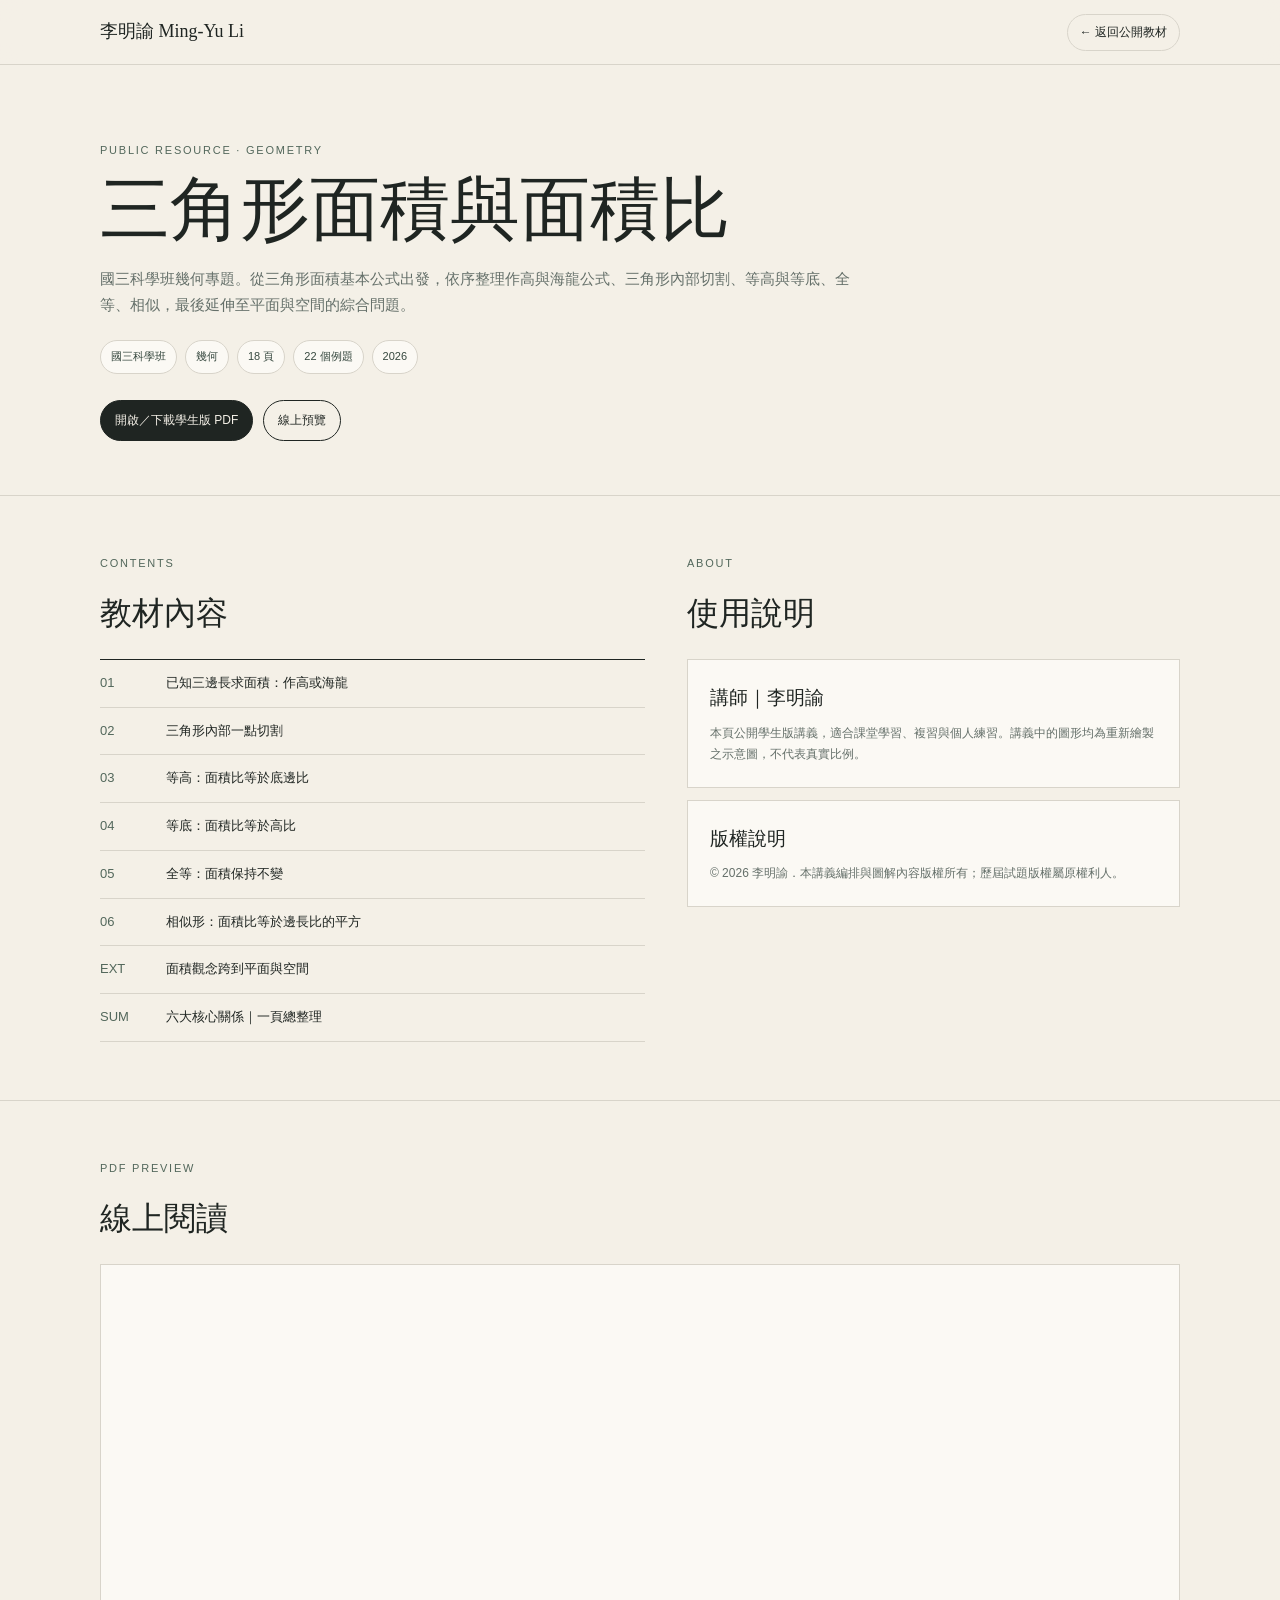
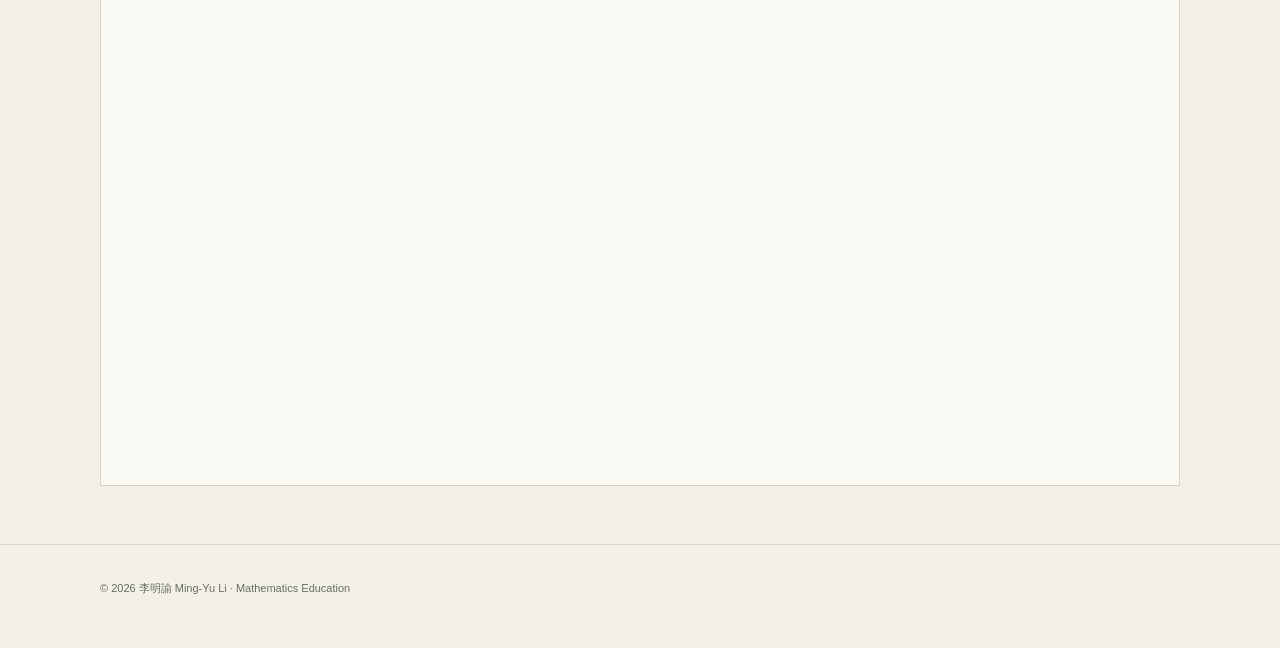
<file: resources/triangle-area/index.html>
<!doctype html>
<html lang="zh-Hant">
<head>
<meta charset="utf-8">
<meta name="viewport" content="width=device-width,initial-scale=1">
<title>三角形面積與面積比｜李明諭 公開教材</title>
<meta name="description" content="國三科學班幾何專題：三角形面積與面積比。整理作高、海龍公式、面積分割、等高、等底、全等、相似與延伸綜合題。">
<meta property="og:title" content="三角形面積與面積比｜國三科學班幾何專題">
<meta property="og:description" content="李明諭公開教材。18頁，涵蓋面積分割、等高、等底、全等、相似與延伸綜合。">
<style>
:root{--paper:#f4f0e7;--paper2:#fbf9f4;--ink:#1f2522;--muted:#65706a;--sage:#52675b;--sage2:#36483f;--line:#d8d4ca}
*{box-sizing:border-box}html{scroll-behavior:smooth}
body{margin:0;background:var(--paper);color:var(--ink);font-family:-apple-system,BlinkMacSystemFont,"Noto Sans TC","PingFang TC","Microsoft JhengHei",sans-serif;line-height:1.75}
a{color:inherit;text-decoration:none}.wrap{width:min(1080px,calc(100% - 38px));margin:auto}
header{position:sticky;top:0;z-index:20;background:rgba(244,240,231,.94);backdrop-filter:blur(12px);border-bottom:1px solid var(--line)}
nav{height:64px;display:flex;align-items:center;justify-content:space-between;gap:20px}.brand{font-family:Georgia,"Noto Serif TC",serif;font-size:18px}
.back{font-size:12px;border:1px solid var(--line);border-radius:999px;padding:7px 12px}
.hero{padding:76px 0 54px;border-bottom:1px solid var(--line)}.eyebrow{font-size:11px;letter-spacing:.16em;color:var(--sage);text-transform:uppercase;margin:0 0 12px}
h1,h2{font-family:Georgia,"Noto Serif TC",serif;font-weight:500}h1{font-size:clamp(38px,7vw,70px);line-height:1.08;margin:0 0 18px}
.lead{max-width:760px;color:var(--muted);font-size:15px}.meta{display:flex;gap:8px;flex-wrap:wrap;margin-top:22px}
.pill{border:1px solid var(--line);border-radius:999px;padding:6px 10px;font-size:11px;color:var(--sage2);background:var(--paper2)}
.actions{display:flex;gap:10px;flex-wrap:wrap;margin-top:26px}.btn{display:inline-flex;align-items:center;justify-content:center;border:1px solid var(--ink);border-radius:999px;padding:9px 14px;font-size:12px}
.btn.primary{background:var(--ink);color:var(--paper)}
section{padding:58px 0;border-bottom:1px solid var(--line)}h2{font-size:32px;margin:0 0 18px}.grid{display:grid;grid-template-columns:1.05fr .95fr;gap:42px}
.contents{display:grid;gap:0;border-top:1px solid var(--ink)}.row{display:grid;grid-template-columns:54px 1fr;gap:12px;padding:12px 0;border-bottom:1px solid var(--line);font-size:13px}.row span:first-child{color:var(--sage)}
.note{background:var(--paper2);border:1px solid var(--line);padding:22px}.note h3{font-family:Georgia,"Noto Serif TC",serif;font-weight:500;margin:0 0 8px}.note p{font-size:12px;color:var(--muted);margin:0}
.viewer{background:var(--paper2);border:1px solid var(--line);overflow:hidden}.viewer iframe{display:block;width:100%;height:820px;border:0}
footer{padding:34px 0 50px;color:var(--muted);font-size:11px}
@media(max-width:760px){.hero{padding-top:48px}.grid{grid-template-columns:1fr}.viewer iframe{height:620px}}
</style>
</head>
<body>
<header><div class="wrap"><nav><a class="brand" href="../../">李明諭 Ming-Yu Li</a><a class="back" href="../../#resources">← 返回公開教材</a></nav></div></header>

<main>
<section class="hero">
<div class="wrap">
<p class="eyebrow">PUBLIC RESOURCE · GEOMETRY</p>
<h1>三角形面積與面積比</h1>
<p class="lead">國三科學班幾何專題。從三角形面積基本公式出發，依序整理作高與海龍公式、三角形內部切割、等高與等底、全等、相似，最後延伸至平面與空間的綜合問題。</p>
<div class="meta">
<span class="pill">國三科學班</span><span class="pill">幾何</span><span class="pill">18 頁</span><span class="pill">22 個例題</span><span class="pill">2026</span>
</div>
<div class="actions">
<a class="btn primary" href="triangle-area-student.pdf" target="_blank">開啟／下載學生版 PDF</a>
<a class="btn" href="#preview">線上預覽</a>
</div>
</div>
</section>

<section>
<div class="wrap grid">
<div>
<p class="eyebrow">CONTENTS</p><h2>教材內容</h2>
<div class="contents">
<div class="row"><span>01</span><span>已知三邊長求面積：作高或海龍</span></div>
<div class="row"><span>02</span><span>三角形內部一點切割</span></div>
<div class="row"><span>03</span><span>等高：面積比等於底邊比</span></div>
<div class="row"><span>04</span><span>等底：面積比等於高比</span></div>
<div class="row"><span>05</span><span>全等：面積保持不變</span></div>
<div class="row"><span>06</span><span>相似形：面積比等於邊長比的平方</span></div>
<div class="row"><span>EXT</span><span>面積觀念跨到平面與空間</span></div>
<div class="row"><span>SUM</span><span>六大核心關係｜一頁總整理</span></div>
</div>
</div>
<div>
<p class="eyebrow">ABOUT</p><h2>使用說明</h2>
<div class="note">
<h3>講師｜李明諭</h3>
<p>本頁公開學生版講義，適合課堂學習、複習與個人練習。講義中的圖形均為重新繪製之示意圖，不代表真實比例。</p>
</div>
<div class="note" style="margin-top:12px">
<h3>版權說明</h3>
<p>© 2026 李明諭．本講義編排與圖解內容版權所有；歷屆試題版權屬原權利人。</p>
</div>
</div>
</div>
</section>

<section id="preview">
<div class="wrap">
<p class="eyebrow">PDF PREVIEW</p><h2>線上閱讀</h2>
<div class="viewer">
<iframe src="triangle-area-student.pdf" title="三角形面積與面積比 PDF"></iframe>
</div>
</div>
</section>
</main>

<footer><div class="wrap">© 2026 李明諭 Ming-Yu Li · Mathematics Education</div></footer>
</body>
</html>
</file>
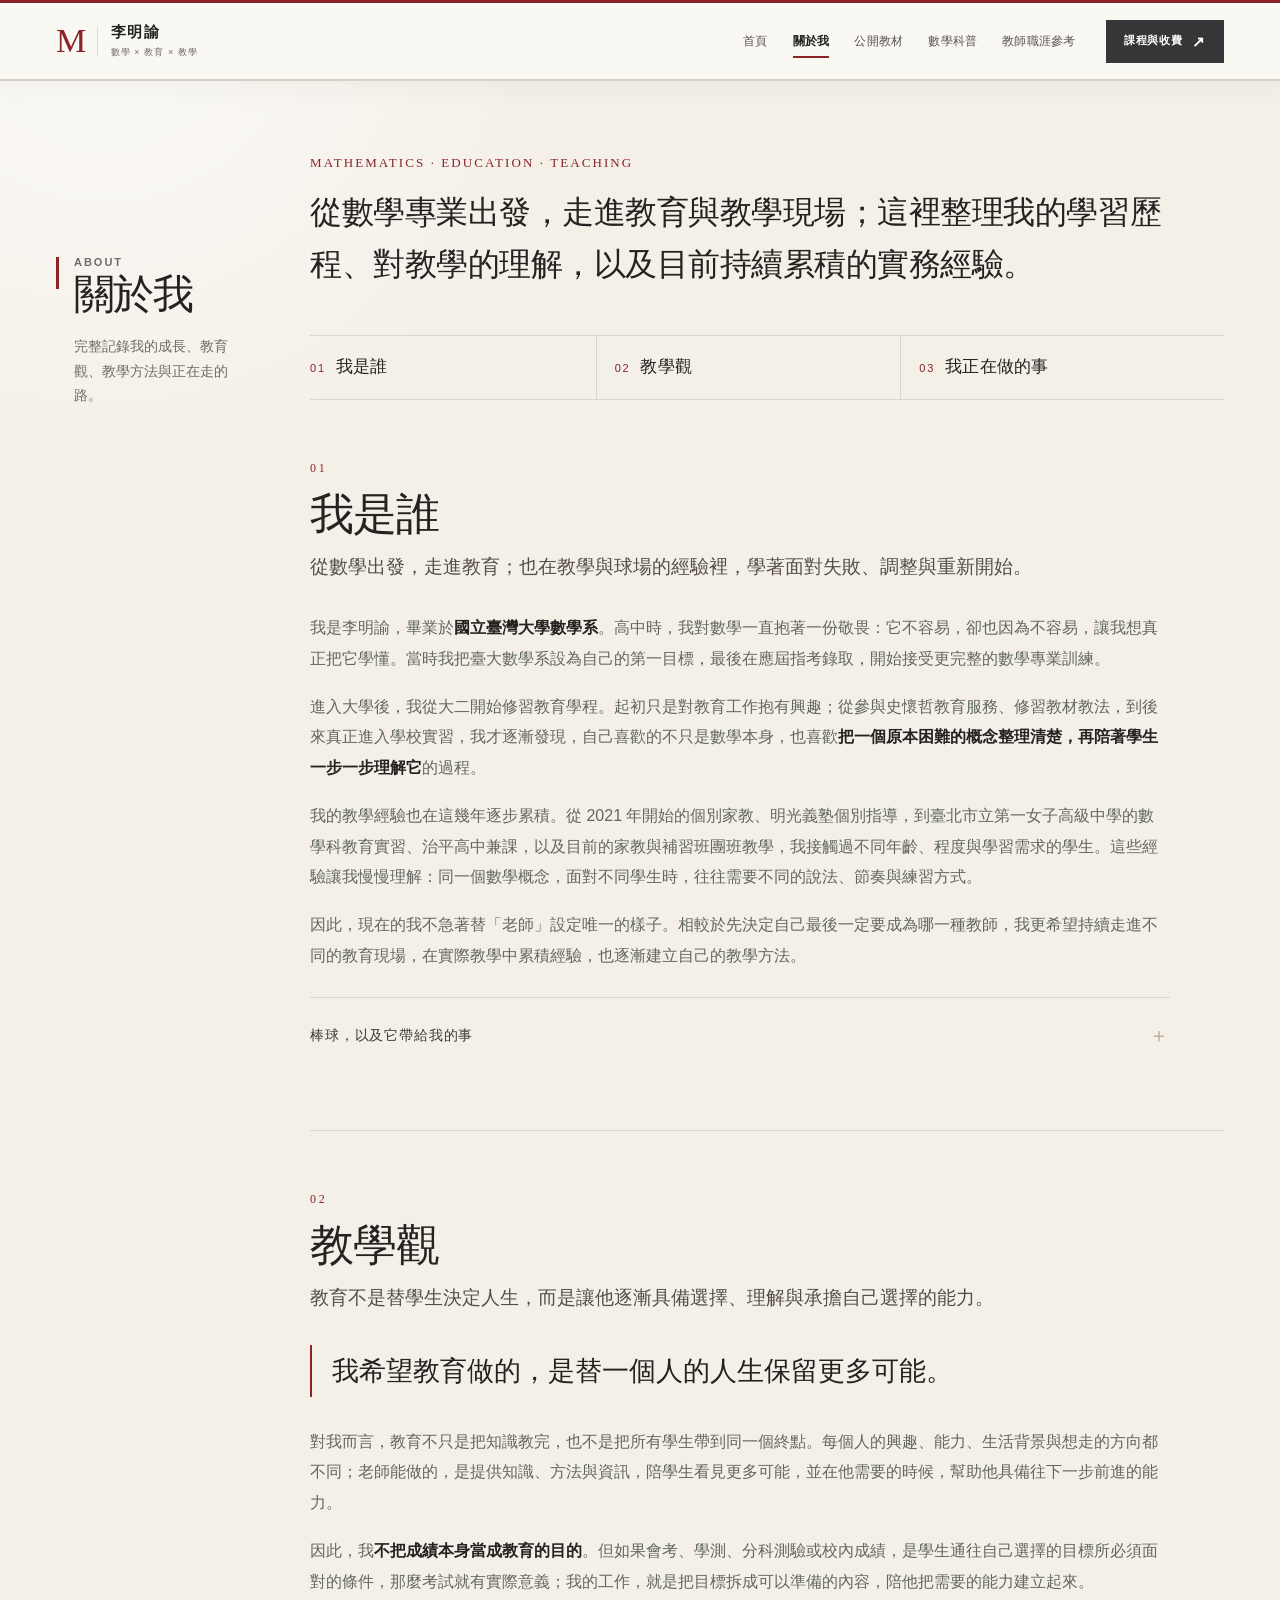
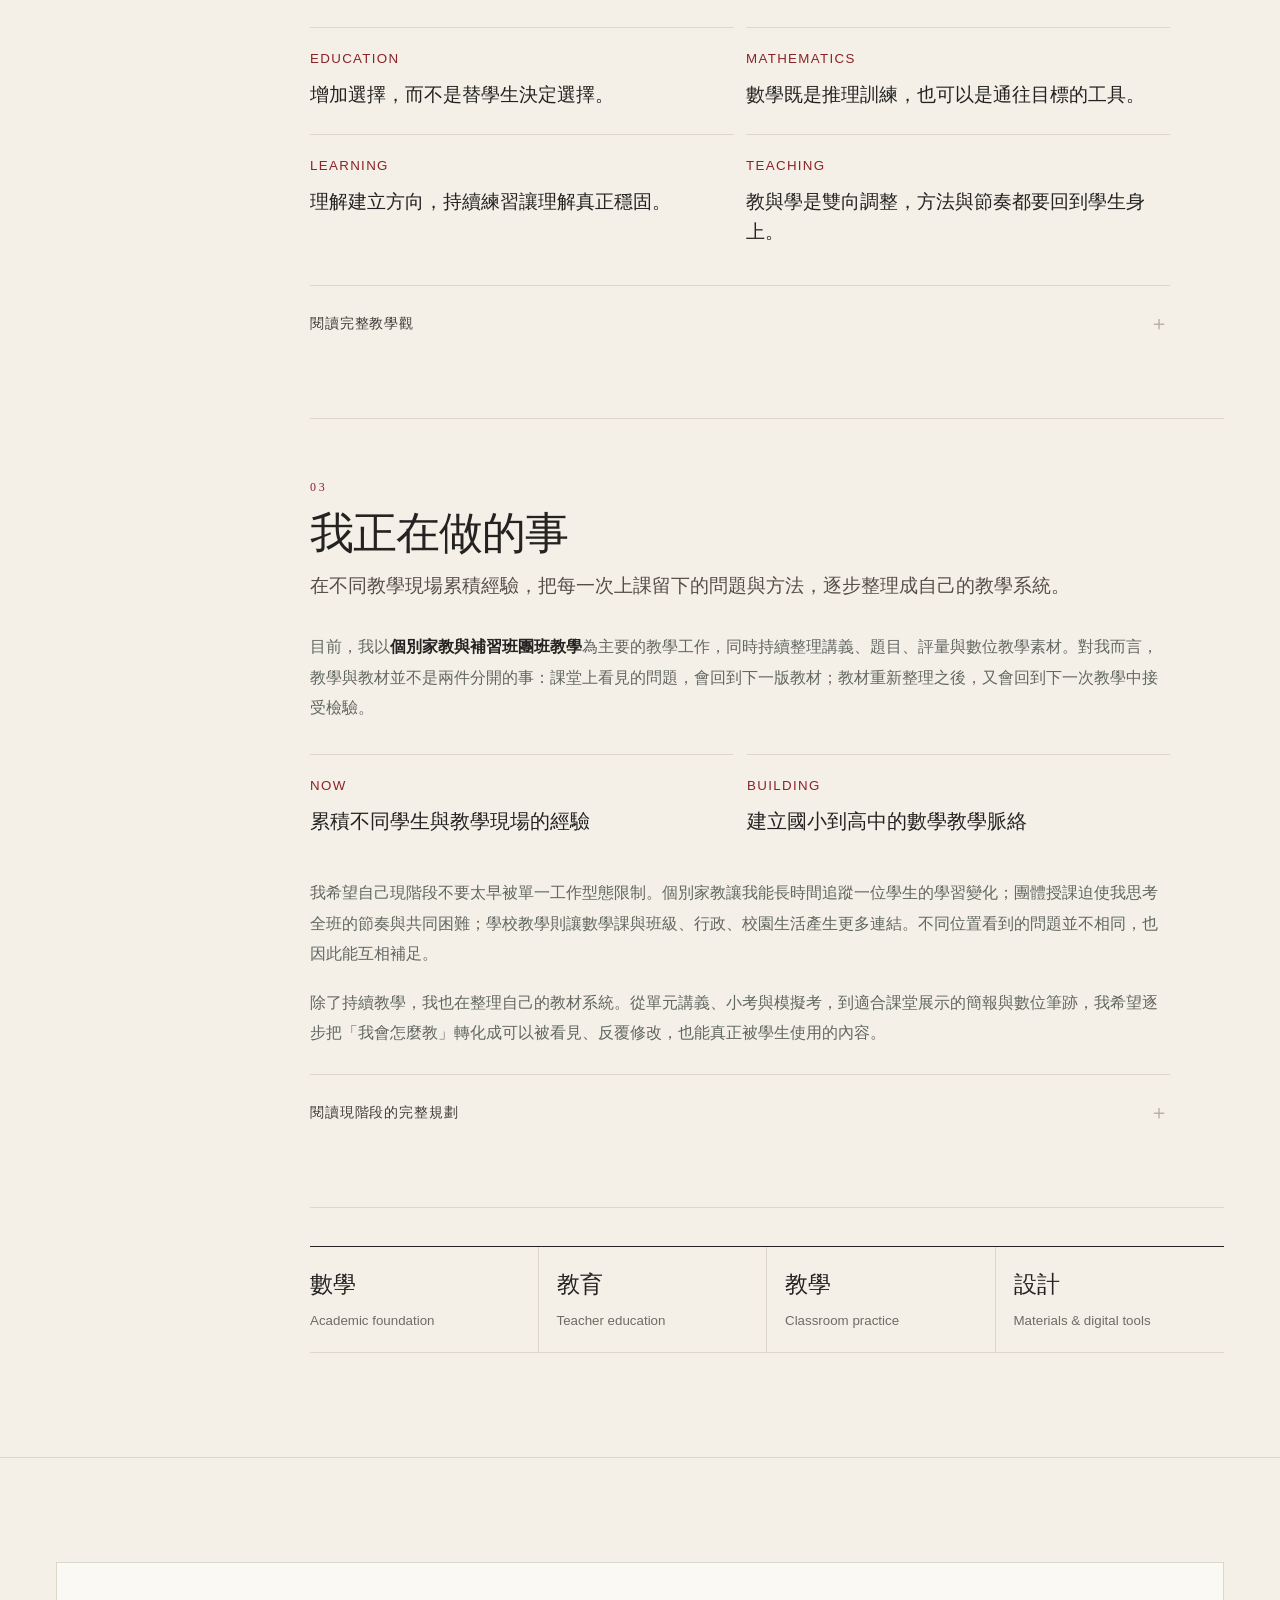
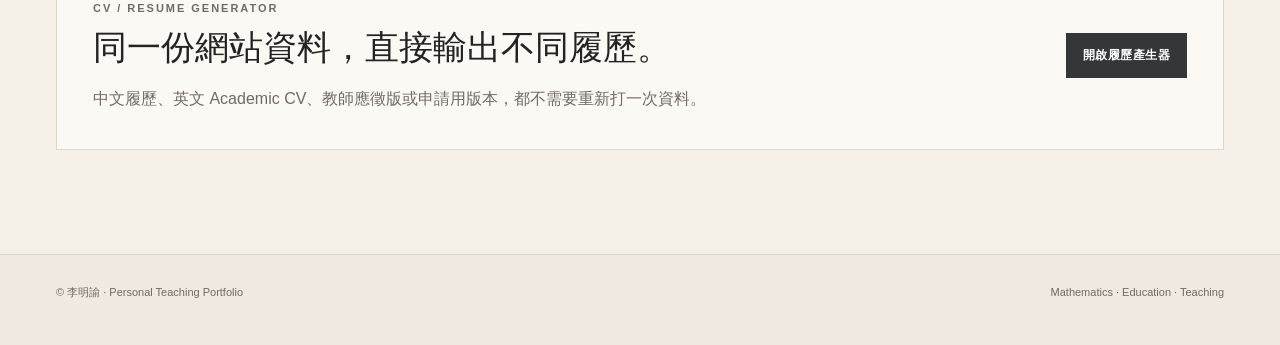
<file: about.html>
<!DOCTYPE html>

<html lang="zh-Hant">
<head>
<meta charset="utf-8"/>
<meta content="width=device-width, initial-scale=1" name="viewport"/>
<title>關於我｜李明諭</title>
<link href="favicon.svg" rel="icon" type="image/svg+xml"/>
<meta content="從數學專業、教育養成到不同教學現場，整理李明諭的學習歷程、教學觀、數學教學方法與現階段的教育實踐。" name="description"/>
<link href="https://mingyuli0630-del.github.io/about.html" rel="canonical"/>
<meta content="zh_TW" property="og:locale"/>
<meta content="website" property="og:type"/>
<meta content="李明諭｜數學 × 教育 × 教學" property="og:site_name"/>
<meta content="關於我｜李明諭" property="og:title"/>
<meta content="從數學專業、教育養成到不同教學現場，整理李明諭的學習歷程、教學觀、數學教學方法與現階段的教育實踐。" property="og:description"/>
<meta content="https://mingyuli0630-del.github.io/about.html" property="og:url"/>
<meta content="https://mingyuli0630-del.github.io/og-cover-v46.png" property="og:image"/>
<meta content="https://mingyuli0630-del.github.io/og-cover-v46.png" property="og:image:secure_url"/>
<meta content="image/png" property="og:image:type"/>
<meta content="1200" property="og:image:width"/>
<meta content="630" property="og:image:height"/>
<meta content="李明諭｜數學 × 教育 × 教學" property="og:image:alt"/>
<meta content="summary_large_image" name="twitter:card"/>
<meta content="關於我｜李明諭" name="twitter:title"/>
<meta content="從數學專業、教育養成到不同教學現場，整理李明諭的學習歷程、教學觀、數學教學方法與現階段的教育實踐。" name="twitter:description"/>
<meta content="https://mingyuli0630-del.github.io/og-cover-v46.png" name="twitter:image"/>
<meta content="#F4F0E8" name="theme-color"/><style>
:root{
  --paper:#F9F7F2;
  --paper2:#FFFDF9;
  --ink:#303431;
  --muted:#74756F;
  --sage:#B87255;
  --sage2:#46524B;
  --line:#E3E0D8;
  --warm:#87917C;
  --serif:"Noto Serif TC","Songti TC","PMingLiU",serif;
  --sans:"Inter","Noto Sans TC","PingFang TC","Microsoft JhengHei",sans-serif;
}
*{box-sizing:border-box}
html{scroll-behavior:smooth}
body{margin:0;background:var(--paper);color:var(--ink);font-family:var(--sans);line-height:1.75}
a{color:inherit;text-decoration:none}
button{font:inherit}
.wrap{max-width:var(--max);margin:auto;padding:0 24px}
header{position:sticky;top:0;z-index:50;background:rgba(249,247,242,.97);backdrop-filter:blur(14px);border-top:3px solid var(--sage);border-bottom:1px solid rgba(217,212,202,.9);box-shadow:0 7px 22px rgba(48,52,49,.035)}
.nav{min-height:78px;display:flex;align-items:center;justify-content:space-between;gap:28px}
.brand{display:flex;align-items:center;gap:12px;flex:0 0 auto}
.brandmark{width:42px;height:42px;border:1px solid var(--ink);border-radius:2px;display:grid;place-items:center;font-family:var(--serif);font-size:21px;transition:.2s ease}
.brand:hover .brandmark{background:var(--ink);color:var(--paper)}
.brand strong{display:block;font-size:14px;letter-spacing:.09em;line-height:1.35}
.brand small{display:block;font-family:var(--serif);font-size:10px;color:var(--muted);letter-spacing:.04em;margin-top:2px}
.nav-right{display:flex;align-items:center;gap:22px;margin-left:auto}
nav{display:flex;align-items:center;gap:5px;font-size:13px}
nav a{position:relative;padding:10px 13px;border:0;border-radius:2px;color:var(--muted);transition:.18s ease;white-space:nowrap}
nav a:hover{background:rgba(184,114,85,.07);color:var(--ink)}
nav a.active{background:rgba(184,114,85,.10);color:var(--ink);font-weight:700}
nav a.active:after{content:"";position:absolute;left:13px;right:13px;bottom:6px;height:1px;background:var(--sage)}
.nav-cta{display:inline-flex;align-items:center;justify-content:center;gap:9px;min-height:44px;padding:0 17px;background:var(--ink);color:var(--paper);border:1px solid var(--ink);font-size:12px;font-weight:700;letter-spacing:.04em;white-space:nowrap;transition:.18s ease}
.nav-cta:hover{background:var(--sage2);border-color:var(--sage2);transform:translateY(-1px)}
.nav-cta.active{background:var(--sage);border-color:var(--sage)}
.nav-cta .arrow{font-size:15px;line-height:1}
.menu-toggle{display:none;width:42px;height:42px;border:1px solid var(--line);background:transparent;color:var(--ink);font-size:18px;cursor:pointer}
section{padding:108px 0}
.border-top{border-top:1px solid var(--line)}
.eyebrow{font-size:11px;letter-spacing:.23em;color:var(--sage);font-weight:700;margin:0 0 10px}
.heading{max-width:790px;margin-bottom:44px}
.heading h2{font-family:var(--serif);font-size:clamp(38px,5vw,62px);font-weight:500;letter-spacing:-.035em;line-height:1.12;margin:0 0 14px}
.heading p{margin:0;color:var(--muted)}

.hero{min-height:calc(100svh - 68px);display:grid;grid-template-columns:1.05fr .95fr;gap:68px;align-items:center;padding-top:58px;padding-bottom:58px}
.hero h1{font-family:var(--serif);font-size:clamp(72px,10vw,120px);font-weight:500;line-height:.92;letter-spacing:-.065em;margin:5px 0 16px}
.hero-en{font-family:var(--serif);font-size:clamp(20px,2.2vw,28px);color:var(--sage);margin:0 0 27px}
.lead{font-size:clamp(19px,2vw,24px);max-width:650px;margin:0 0 30px}
.chips{display:flex;gap:8px;flex-wrap:wrap;margin-bottom:28px}
.chip{border:1px solid var(--line);border-radius:999px;padding:7px 11px;font-size:12px;color:var(--muted);background:rgba(255,255,255,.22)}
.btn{display:inline-flex;align-items:center;justify-content:center;min-height:47px;border:1px solid var(--ink);border-radius:999px;padding:9px 17px;font-size:14px;font-weight:650;background:transparent;cursor:pointer}
.btn.primary{background:var(--ink);color:var(--paper)}
.btn:hover{background:var(--paper2)}
.btn.primary:hover{background:var(--sage2)}

.portrait{position:relative;background:var(--paper2);border:1px solid var(--line);padding:16px 16px 70px;box-shadow:0 18px 50px rgba(48,52,49,.065);min-height:590px}
.portrait:before{content:"";position:absolute;inset:12px -12px -12px 12px;border:1px solid #B77B5C2E;z-index:-1}
.portrait .photo{height:500px;background:
radial-gradient(circle at 50% 34%,#B77B5C2E 0 80px,transparent 81px),
linear-gradient(145deg,#EFEAE2,#FFFDFC);
display:grid;place-items:center;color:var(--sage);font-family:var(--serif);font-size:76px}
.portrait .photo img{width:100%;height:100%;object-fit:cover;object-position:center top;display:block}
.portrait .caption{position:absolute;left:34px;right:34px;bottom:19px;border-top:1px solid var(--line);padding-top:12px;display:flex;justify-content:space-between;gap:15px}
.caption span{font-size:10px;letter-spacing:.14em;color:var(--muted)}
.caption strong{font-family:var(--serif);font-size:12px;font-weight:500}

.about-grid{display:grid;grid-template-columns:190px minmax(0,1fr);gap:64px}
.sticky{position:sticky;top:100px;align-self:start}
.about-intro{font-family:var(--serif);font-size:clamp(28px,3.4vw,43px);line-height:1.55;margin:0 0 34px}
.about-copy{columns:2;column-gap:34px;color:#626761}
.about-copy p{break-inside:avoid;margin:0 0 20px}
.about-story{max-width:980px;width:100%}
.about-intro{padding:0 0 10px}
.about-kicker{font-size:13px;letter-spacing:.16em;text-transform:uppercase;color:var(--sage);margin:0 0 14px}
.about-grid>.heading{max-width:190px;margin-bottom:0}
.about-grid>.heading h2{font-size:clamp(38px,3.2vw,46px);letter-spacing:-.04em;margin-bottom:16px;white-space:nowrap}
.about-grid>.heading>p:not(.eyebrow):not(.about-side-note){font-size:14px;line-height:1.75}
.about-side-nav{margin-top:34px;border-top:1px solid var(--line)}
.about-side-nav a{display:grid;grid-template-columns:25px 1fr;gap:8px;padding:12px 0;border-bottom:1px solid var(--line);text-decoration:none;color:var(--muted);font-size:12px;line-height:1.4}
.about-side-nav a span{font-family:var(--serif);color:var(--sage)}
.about-side-nav a strong{font-weight:500;color:var(--ink)}
.about-side-note{font-family:var(--serif);font-size:15px;line-height:1.65;color:var(--sage2);margin-top:24px}

.about-lead{font-family:var(--serif);font-size:clamp(24px,2.5vw,34px);line-height:1.62;margin:0;max-width:800px;letter-spacing:-.015em}
.about-index{display:grid;grid-template-columns:repeat(3,1fr);gap:0;background:transparent;border-top:1px solid var(--line);border-bottom:1px solid var(--line);margin:34px 0 58px}
.about-index a{display:block;background:transparent;padding:16px 18px 17px 0;text-decoration:none;color:var(--ink);transition:.2s ease;border-right:1px solid var(--line);margin-right:18px}
.about-index a:hover{opacity:.62}
.about-index span{display:inline-block;font-size:11px;letter-spacing:.16em;color:var(--sage);margin-right:10px}
.about-index strong{font-family:var(--serif);font-size:17px;font-weight:500}
.about-index a:last-child{border-right:0;margin-right:0}
.about-chapter{scroll-margin-top:90px;padding:0 0 58px;margin-bottom:58px;border-bottom:1px solid var(--line)}
.about-chapter:last-of-type{margin-bottom:32px}
.about-chapter-head{display:block;margin-bottom:30px;padding-left:0}
.about-no{font-family:var(--serif);font-size:12px;letter-spacing:.22em;color:var(--sage);margin-bottom:10px;padding-top:0;font-variant-numeric:tabular-nums}
.about-chapter h3{font-family:var(--serif);font-size:clamp(31px,3.4vw,44px);font-weight:500;line-height:1.18;margin:0;letter-spacing:-.025em}
.about-deck{font-family:var(--serif);font-size:19px;line-height:1.7;color:var(--sage2);margin:11px 0 0;max-width:none}
.about-body{max-width:860px;margin-left:0;color:#626761;font-size:16px;line-height:1.9}
.about-body p{margin:0 0 18px}
.about-body strong{color:var(--ink)}
.about-body h4{font-family:var(--serif);font-size:23px;font-weight:500;color:var(--ink);margin:38px 0 13px}
.about-quote{font-family:var(--serif);font-size:clamp(21px,2.1vw,28px);line-height:1.65;color:var(--ink);margin:30px 0;padding:4px 0 4px 20px;border-left:2px solid var(--sage)}
.about-subquote{font-family:var(--serif);font-size:20px;line-height:1.7;color:var(--sage2);margin:28px 0}
.about-principles{display:grid;grid-template-columns:repeat(2,minmax(0,1fr));gap:12px;margin:30px 0 8px}
.about-principle{border-top:1px solid var(--line);background:transparent;padding:18px 8px 10px 0}
.about-principle small{display:block;color:var(--sage);letter-spacing:.1em;margin-bottom:10px}
.about-principle strong{font-family:var(--serif);font-size:19px;font-weight:500;line-height:1.45}
.about-detail{margin-top:26px;border-top:1px solid var(--line)}
.about-detail summary{cursor:pointer;list-style:none;padding:18px 0;font-size:14px;letter-spacing:.06em;color:var(--sage2);display:flex;justify-content:space-between;align-items:center}
.about-detail summary::-webkit-details-marker{display:none}
.about-detail summary::after{content:"＋";font-size:20px;font-weight:300}
.about-detail[open] summary::after{content:"－"}
.about-detail-content{padding:10px 0 4px}
.about-status{display:grid;grid-template-columns:1fr 1fr;gap:14px;margin:30px 0}
.about-status-card{border-top:1px solid var(--line);background:transparent;padding:18px 8px 10px 0}
.about-status-card small{display:block;color:var(--sage);letter-spacing:.1em;margin-bottom:9px}
.about-status-card strong{font-family:var(--serif);font-size:20px;font-weight:500;line-height:1.45}
.metrics{display:grid;grid-template-columns:repeat(4,1fr);border-top:1px solid var(--ink);border-bottom:1px solid var(--line);margin-top:38px}
.metric{padding:18px 18px 18px 0;border-right:1px solid var(--line)}
.metric:not(:first-child){padding-left:18px}
.metric:last-child{border-right:0}
.metric strong{display:block;font-family:var(--serif);font-size:23px;font-weight:500}
.metric small{color:var(--muted)}

.dark{background:var(--ink);color:var(--paper)}
.dark .eyebrow{color:#E5DED6}
.dark .heading p{color:#E5DED6}
.framework{display:grid;grid-template-columns:repeat(4,1fr);border-top:1px solid rgba(255,255,255,.24)}
.framework article{min-height:260px;padding:26px 24px 18px 0;border-right:1px solid rgba(255,255,255,.17)}
.framework article:not(:first-child){padding-left:24px}
.framework article:last-child{border-right:0}
.framework span{font-family:var(--serif);color:#E5DED6}
.framework h3{font-family:var(--serif);font-size:27px;font-weight:500;margin:44px 0 10px}
.framework p{margin:0;color:#E5DED6}

.resume-grid{display:grid;grid-template-columns:1.3fr .7fr;gap:54px}
.timeline{border-top:1px solid var(--ink)}
.timeline article{display:grid;grid-template-columns:150px minmax(0,1fr);gap:30px;padding:28px 0;border-bottom:1px solid var(--line)}
.timeline .k{font-family:var(--serif);font-size:12px;line-height:1.55;letter-spacing:.04em;color:var(--sage);font-variant-numeric:tabular-nums}
.timeline h3{margin:0 0 5px;font-family:var(--serif);font-size:21px;font-weight:500}
.timeline .role{margin:0 0 9px;font-size:13px;letter-spacing:.05em;color:var(--sage2)}
.timeline p{margin:0;color:var(--muted);line-height:1.75}
.sidecard{background:var(--sage2);color:var(--paper);padding:30px;align-self:start}
.sidecard h3{font-family:var(--serif);font-size:30px;font-weight:500;margin:0 0 18px}
.sidecard ul{list-style:none;padding:0;margin:0}
.sidecard li{padding:9px 0;border-bottom:1px solid rgba(255,255,255,.16)}

.feature{display:grid;grid-template-columns:1fr 1fr;background:var(--paper2);border:1px solid var(--line);margin-bottom:16px}
.featurecopy{padding:38px}
.featurecopy h3{font-family:var(--serif);font-size:38px;line-height:1.2;font-weight:500;margin:9px 0 14px}
.featurecopy p{color:var(--muted)}
.tags{display:flex;gap:7px;flex-wrap:wrap;margin:20px 0}
.tag{border:1px solid var(--line);border-radius:999px;padding:5px 9px;font-size:11px;color:var(--muted)}
.preview{min-height:355px;background:
repeating-linear-gradient(0deg,transparent 0 29px,#B77B5C1F 30px 31px),
radial-gradient(circle at 66% 34%,transparent 0 64px,#B77B5C38 65px 67px,transparent 68px),
linear-gradient(135deg,#ece7dd,#FFFDFC);
display:flex;align-items:flex-end;padding:20px}
.preview span{font-family:var(--serif);font-size:13px;background:rgba(251,249,244,.9);padding:8px 10px;color:var(--sage)}
.cards{display:grid;grid-template-columns:repeat(3,1fr);gap:14px}
.card{background:var(--paper2);border:1px solid var(--line);padding:24px;min-height:240px}
.card small{color:var(--sage);letter-spacing:.1em}
.card h3{font-family:var(--serif);font-size:27px;line-height:1.3;font-weight:500;margin:16px 0 10px}
.card p{color:var(--muted);margin:0}

.gallery{display:grid;grid-template-columns:1.3fr .7fr .7fr;grid-auto-rows:230px;gap:12px}
.g{position:relative;border:1px solid var(--line);overflow:hidden;background:linear-gradient(145deg,#e7e3da,#FFFDFC)}
.g.big{grid-row:span 2}
.g img{position:absolute;inset:0;width:100%;height:100%;object-fit:cover;display:block;transition:transform .45s ease}
.g:hover img{transform:scale(1.025)}
.g.focus-top img{object-position:center 28%}
.g.focus-right img{object-position:66% center}
.g .p{position:absolute;inset:0;display:grid;place-items:center;font-family:var(--serif);font-size:56px;color:#B77B5C5C}
.g:after{content:"";position:absolute;inset:45% 0 0;background:linear-gradient(transparent,rgba(39,48,43,.60))}
.g label{position:absolute;z-index:2;left:16px;right:16px;bottom:14px;padding-top:9px;border-top:1px solid rgba(255,255,255,.62);display:flex;justify-content:space-between;color:#fff;font-size:11px}
/* Teaching Moments: six photos use one consistent visual scale */
.teaching-gallery{
  display:grid;
  grid-template-columns:repeat(3,minmax(0,1fr));
  grid-auto-rows:auto;
  gap:16px;
}
.teaching-gallery .g{
  margin:0;
  aspect-ratio:4 / 3;
  min-width:0;
}
.teaching-gallery .g.big{
  grid-row:auto;
  grid-column:auto;
}
.teaching-gallery .g label{
  left:14px;
  right:14px;
  bottom:12px;
  gap:12px;
  align-items:flex-end;
}
.teaching-gallery .g label span{
  font-size:12px;
  line-height:1.45;
}
.teaching-gallery .g label strong{
  flex:0 0 auto;
  font-size:10px;
  font-weight:500;
  letter-spacing:.08em;
}


.growth{display:grid;grid-template-columns:repeat(3,1fr);gap:18px}
.grow{border-top:2px solid var(--sage);padding-top:20px}
.grow h3{font-family:var(--serif);font-size:27px;line-height:1.35;font-weight:500;margin:8px 0}
.grow p{color:var(--muted)}

.notes{display:grid;grid-template-columns:1fr 1fr;border-top:1px solid var(--ink)}
.note{padding:26px 28px 26px 0;border-bottom:1px solid var(--line)}
.note:nth-child(odd){border-right:1px solid var(--line)}
.note:nth-child(even){padding-left:28px}
.note small{color:var(--sage);letter-spacing:.1em}
.note h3{font-family:var(--serif);font-size:27px;font-weight:500;line-height:1.35;margin:9px 0}
.note p{color:var(--muted);margin:0}

.cvpromo{display:grid;grid-template-columns:1fr auto;gap:28px;align-items:center;padding:36px;border:1px solid var(--line);background:var(--paper2)}
.cvpromo h3{font-family:var(--serif);font-size:34px;font-weight:500;margin:0 0 8px}
.cvpromo p{margin:0;color:var(--muted);max-width:700px}

.contact{background:var(--sage2);color:var(--paper);padding:66px;text-align:center}
.contact h2{font-family:var(--serif);font-size:clamp(40px,5vw,62px);font-weight:500;line-height:1.2;margin:7px auto 14px}
.contact p{color:#E5DED6}
footer{border-top:1px solid var(--line);padding:28px 0 42px;color:var(--muted);font-size:11px}
footer .wrap{display:flex;justify-content:space-between;align-items:center;gap:18px;flex-wrap:wrap}


/* Courses & Tuition */
.enrollment-notice{
  display:flex;
  gap:18px;
  align-items:baseline;
  margin:-8px 0 34px;
  padding:15px 0;
  border-top:1px solid var(--sage);
  border-bottom:1px solid var(--line);
}
.enrollment-notice small{
  flex:0 0 auto;
  font-size:10px;
  letter-spacing:.16em;
  color:var(--sage);
}
.enrollment-notice strong{
  font-family:var(--serif);
  font-size:17px;
  font-weight:500;
  color:var(--ink);
}
.course-shell{display:grid;grid-template-columns:.9fr 1.1fr;gap:42px;align-items:start}
.course-intro{position:sticky;top:96px}
.course-intro .price-lead{font-family:var(--serif);font-size:34px;line-height:1.35;margin:7px 0 16px}
.course-intro p{color:var(--muted)}
.course-badges{display:flex;gap:8px;flex-wrap:wrap;margin-top:20px}
.course-badge{border:1px solid var(--line);border-radius:99px;padding:7px 10px;background:var(--paper2);font-size:11px;color:var(--muted)}
.pricebox{background:var(--paper2);border:1px solid var(--line);padding:26px}
.pricebox h3{font-family:var(--serif);font-size:28px;font-weight:500;margin:0 0 16px}
.price-table-wrap{overflow-x:auto}
.price-table{width:100%;border-collapse:collapse;min-width:610px}
.price-table th,.price-table td{padding:12px 10px;border-bottom:1px solid var(--line);text-align:left;font-size:12px;vertical-align:top}
.price-table th{font-size:10px;letter-spacing:.1em;color:var(--muted);font-weight:700}
.price-table td strong{font-family:var(--serif);font-size:17px;font-weight:500}
.price-note{margin-top:14px;padding-top:14px;border-top:1px solid var(--line);font-size:11px;color:var(--muted)}
.course-types{margin-top:22px;display:grid;grid-template-columns:repeat(3,1fr);gap:14px;align-items:stretch}
.course-group{background:var(--paper2);border:1px solid var(--line);padding:24px;height:100%}
.course-group>small{color:var(--sage);letter-spacing:.12em}
.course-group h3{font-family:var(--serif);font-size:26px;font-weight:500;margin:7px 0 15px}
.course-group details{border-top:1px solid var(--line)}
.course-group summary{cursor:pointer;padding:12px 0;font-size:13px;font-weight:650;list-style:none}
.course-group summary::-webkit-details-marker{display:none}
.course-group summary:after{content:"＋";float:right;color:var(--sage)}
.course-group details[open] summary:after{content:"－"}
.course-group details p{font-size:12px;color:var(--muted);margin:0 0 12px}
.course-info{display:grid;grid-template-columns:repeat(4,1fr);margin-top:17px;border-top:1px solid var(--ink);border-bottom:1px solid var(--line)}
.course-info div{padding:18px;border-right:1px solid var(--line);min-width:0}
.course-info div:last-child{border-right:0}
.course-info strong{display:block;font-family:var(--serif);font-size:18px;font-weight:500}
.course-info small{color:var(--muted)}

/* Resume builder */
.resume-layer{position:fixed;inset:0;background:rgba(39,48,43,.64);backdrop-filter:blur(5px);z-index:100;display:none;overflow:auto;padding:24px}
.resume-layer.open{display:block}
.builder{max-width:1180px;margin:auto;display:grid;grid-template-columns:310px 1fr;gap:16px}
.controls{background:var(--paper);padding:24px;position:sticky;top:0;align-self:start;max-height:calc(100vh - 48px);overflow:auto}
.controls h3{font-family:var(--serif);font-size:28px;font-weight:500;margin:0 0 8px}
.controls p{font-size:12px;color:var(--muted)}
.controlrow{padding:12px 0;border-top:1px solid var(--line)}
.controlrow label{display:flex;align-items:center;gap:9px;font-size:13px;cursor:pointer}
.ctrl-actions{display:flex;gap:8px;flex-wrap:wrap;margin-top:16px}
.resume-paper{background:#fff;color:#1c211e;min-height:1123px;padding:58px 66px;box-shadow:0 20px 70px rgba(0,0,0,.22)}
.r-head{display:grid;grid-template-columns:1fr auto;gap:20px;border-bottom:1.5px solid #222;padding-bottom:20px;margin-bottom:24px}
.r-head h1{font-family:var(--serif);font-size:38px;font-weight:500;margin:0}
.r-head .sub{font-size:14px;color:#555;margin-top:4px}
.r-contact{text-align:right;font-size:11px;color:#555}
.r-section{margin:23px 0}
.r-section.hidden{display:none}
.r-section h2{font-size:11px;letter-spacing:.18em;text-transform:uppercase;border-bottom:1px solid #bbb;padding-bottom:5px;margin:0 0 12px}
.r-item{display:grid;grid-template-columns:125px 1fr;gap:16px;margin:11px 0}
.r-date{font-size:11px;color:#666}
.r-item h3{font-size:14px;margin:0 0 3px}
.r-item p{font-size:12px;line-height:1.5;color:#444;margin:0}
.r-list{margin:0;padding-left:18px;font-size:12px;color:#444}
.r-note{font-size:10px;color:#777;margin-top:18px}

/* language */
.en-only{display:none}
body.resume-en .zh-only{display:none!important}
body.resume-en .en-only{display:block!important}




@media print{
  body{background:#fff}
  header,main,footer,.controls{display:none!important}
  .resume-layer{display:block!important;position:static;background:none;padding:0}
  .builder{display:block;max-width:none}
  .resume-paper{box-shadow:none;min-height:auto;padding:0;margin:0}
  @page{size:A4;margin:14mm}
}

/* Public Resources */
.resources-toolbar{display:flex;justify-content:space-between;gap:18px;align-items:center;margin-bottom:24px;flex-wrap:wrap}
.resource-search{flex:1;min-width:240px;max-width:430px;display:flex;align-items:center;border:1px solid var(--line);background:var(--paper2);border-radius:999px;padding:0 14px}
.resource-search input{width:100%;border:0;background:transparent;outline:0;padding:10px 4px;font:inherit;font-size:13px;color:var(--ink)}
.resource-filters{display:flex;gap:8px;flex-wrap:wrap}
.filter-btn{border:1px solid var(--line);background:transparent;border-radius:999px;padding:7px 11px;font-size:11px;color:var(--muted);cursor:pointer}
.filter-btn.active{background:var(--ink);color:var(--paper);border-color:var(--ink)}
.resource-grid{display:grid;grid-template-columns:repeat(3,minmax(0,1fr));gap:16px;align-items:stretch}
.resource-card{background:var(--paper2);border:1px solid var(--line);display:flex;flex-direction:column;min-height:340px;height:100%}
.resource-cover{height:160px;position:relative;overflow:hidden;border-bottom:1px solid var(--line);background:repeating-linear-gradient(0deg,transparent 0 28px,#B77B5C17 29px 30px),linear-gradient(145deg,#ece7dc,#FFFDFC)}
.resource-cover .symbol{position:absolute;right:18px;top:8px;font-family:var(--serif);font-size:72px;color:#B77B5C42}
.resource-cover .level{position:absolute;left:16px;top:14px;border:1px solid rgba(48,52,49,.13);background:rgba(251,249,244,.75);border-radius:999px;padding:4px 8px;font-size:10px;color:var(--sage2)}
.resource-body{padding:20px;display:flex;flex-direction:column;flex:1}
.resource-meta{display:flex;justify-content:space-between;gap:12px;font-size:10px;letter-spacing:.08em;color:var(--sage);text-transform:uppercase}
.resource-card h3{font-family:var(--serif);font-weight:500;font-size:25px;line-height:1.3;margin:10px 0 8px}
.resource-card p{font-size:12px;color:var(--muted);margin:0 0 16px}
.resource-tags{display:flex;gap:6px;flex-wrap:wrap;margin-top:auto;margin-bottom:16px}
.resource-tag{font-size:10px;border:1px solid var(--line);border-radius:999px;padding:4px 7px;color:var(--muted)}
.resource-actions{display:flex;gap:7px;flex-wrap:wrap;align-items:center}
.resource-link{display:inline-flex;align-items:center;justify-content:center;border:1px solid var(--ink);border-radius:999px;padding:7px 10px;font-size:11px;cursor:pointer;background:transparent}
.resource-link.primary{background:var(--ink);color:var(--paper)}
.resource-link.disabled{opacity:.4;pointer-events:none;border-color:var(--line)}
.resource-count{font-size:11px;color:var(--muted);margin-bottom:10px}
.resources-note{margin-top:28px;display:grid;grid-template-columns:1.15fr .85fr;gap:18px}
.resources-note>div{border-top:1px solid var(--ink);padding-top:18px}
.resources-note h3{font-family:var(--serif);font-size:25px;font-weight:500;margin:0 0 7px}
.resources-note p{font-size:12px;color:var(--muted);margin:0}
.resource-modal{position:fixed;inset:0;z-index:120;background:rgba(39,48,43,.64);backdrop-filter:blur(6px);display:none;padding:24px;overflow:auto}
.resource-modal.open{display:grid;place-items:center}
.resource-modal-card{max-width:720px;width:100%;background:var(--paper2);border:1px solid var(--line);padding:30px;position:relative}
.resource-modal-card h3{font-family:var(--serif);font-size:34px;font-weight:500;margin:4px 0 10px}
.resource-modal-card p{color:var(--muted)}
.resource-modal-close{position:absolute;right:16px;top:14px;border:1px solid var(--line);border-radius:50%;width:34px;height:34px;background:transparent;cursor:pointer}
.resource-modal-list{display:grid;grid-template-columns:repeat(2,1fr);gap:12px;margin-top:18px}
.resource-modal-list div{border-top:1px solid var(--line);padding-top:10px}
.resource-modal-list strong{display:block;font-family:var(--serif);font-weight:500;font-size:16px}
.resource-modal-list small{color:var(--muted)}













/* V14 — Apricot × Olive */
body{
  background:
    radial-gradient(circle at 88% 7%, rgba(184,114,85,.045), transparent 27%),
    radial-gradient(circle at 7% 58%, rgba(135,145,124,.035), transparent 24%),
    var(--paper);
}
.eyebrow{color:#A96549}
.btn.primary{
  background:var(--sage2);
  border-color:var(--sage2);
}
.btn.primary:hover{
  background:#39443F;
  border-color:#39443F;
}
.btn.ghost:hover{
  border-color:#CBC7BE;
  background:rgba(255,253,249,.76);
}
.enrollment-notice{
  border-top-color:#C98B6D;
  background:linear-gradient(90deg,rgba(184,114,85,.045),transparent 66%);
}
.enrollment-notice small{color:#A96549}

/* Keep warm orange as an accent; use olive for structural cues. */
.timeline-dot{background:var(--warm)}
.step-no{background:var(--sage)}
.about-detail summary::after{color:var(--warm)}
.resource-cover{
  background:linear-gradient(145deg,#EFEAE2,#FFFDF9);
}

/* Softer dark blocks: less brown, more neutral teacher-portfolio tone. */
.sidecard,.contact{
  background:var(--sage2);
}
.sidecard p,.contact p{
  color:rgba(249,247,242,.78);
}

a:focus-visible,button:focus-visible,summary:focus-visible{
  outline:2px solid #B87255;
  outline-offset:3px;
}


.hero-identity{
  display:inline-flex;
  align-items:center;
  gap:9px;
  color:#A96549;
  letter-spacing:.12em;
}
.hero-identity::before{
  content:"";
  width:22px;
  height:1px;
  background:currentColor;
  opacity:.72;
}


.hero-identity{
  letter-spacing:.08em;
  text-transform:none;
}




/* V25 — Teacher career reference, positioned away from personal tuition */

/* Compact career reference: secondary content on the homepage */
.career-compact{padding:38px 0}
.career-details{border-top:1px solid var(--ink);border-bottom:1px solid var(--line)}
.career-details summary{list-style:none;cursor:pointer;display:flex;align-items:center;justify-content:space-between;gap:24px;padding:22px 0}
.career-details summary::-webkit-details-marker{display:none}
.career-summary-copy .eyebrow{margin:0 0 6px}
.career-summary-copy h2{font-family:var(--serif);font-size:clamp(24px,3vw,34px);font-weight:500;letter-spacing:-.025em;line-height:1.15;margin:0 0 5px}
.career-summary-copy>p:last-child{margin:0;color:var(--muted);font-size:12px}
.career-summary-action{flex:0 0 auto;font-size:11px;letter-spacing:.06em;color:var(--sage2);white-space:nowrap}
.career-summary-action span{display:inline-block;margin-left:5px;transition:transform .2s ease}
.career-details[open] .career-summary-action span{transform:rotate(45deg)}
.career-details-body{padding:24px 0 38px}
.career-details-body .career-intro{margin-top:0}

.career-intro{max-width:820px;margin-bottom:28px;color:var(--muted)}
.career-callout{display:grid;grid-template-columns:repeat(2,minmax(0,1fr));gap:20px;margin:0 0 28px;align-items:stretch}
.career-callout>div{border-top:1px solid var(--ink);padding:18px 0 0;min-width:0}
.career-callout strong{display:block;font-family:var(--serif);font-size:22px;font-weight:500;margin-bottom:5px}
.career-callout p{margin:0;color:var(--muted);font-size:12px}
.career-table-wrap{overflow-x:auto;border-top:1px solid var(--ink);-webkit-overflow-scrolling:touch}
.career-table{width:100%;min-width:1080px;border-collapse:collapse;background:var(--paper2)}
.career-table th,.career-table td{padding:15px 13px;text-align:left;vertical-align:top;border-bottom:1px solid var(--line);font-size:12px;line-height:1.65}
.career-table th{font-size:10px;letter-spacing:.08em;color:var(--muted);font-weight:600;background:#F3F0E9;white-space:nowrap}
.career-table td:first-child{width:155px}
.career-table td:nth-child(2){width:150px}
.career-table td:nth-child(3){width:160px}
.career-table td:nth-child(4){width:90px}
.career-table td:nth-child(5){width:90px}
.career-table strong{font-family:var(--serif);font-size:16px;font-weight:500;color:var(--ink)}
.career-table .money{font-family:var(--serif);font-size:17px;color:var(--sage);white-space:nowrap}
.career-table .sub{display:block;color:var(--muted);font-size:10px;margin-top:4px}
.career-tag{display:inline-block;border:1px solid var(--line);border-radius:999px;padding:3px 7px;font-size:10px;white-space:nowrap}
.career-notes{display:grid;grid-template-columns:1.1fr .9fr;gap:28px;margin-top:28px}
.career-notes>div{border-top:1px solid var(--ink);padding-top:16px}
.career-notes h3{font-family:var(--serif);font-size:23px;font-weight:500;margin:0 0 8px}
.career-notes p,.career-notes li{font-size:12px;color:var(--muted)}
.career-notes ul{margin:8px 0 0;padding-left:18px}
.career-source-list{display:grid;gap:8px}
.career-source-list a{font-size:11px;color:var(--sage2);text-decoration:underline;text-decoration-color:rgba(70,82,75,.25);text-underline-offset:3px}
.career-updated{font-size:10px;color:var(--muted);letter-spacing:.05em;margin-top:14px}



    .career-star-note {
      margin-top: .35rem;
      font-size: .88rem;
      color: var(--muted);
    }
  



/* V28 — true multi-page structure */

.page-career #career{padding:72px 0 108px}
.page-career .career-details{border-top:0}
.page-career .career-details summary{cursor:default;pointer-events:none;padding-top:10px}
.page-career .career-summary-action{display:none}
.page-career .career-summary-copy h2{font-size:clamp(38px,5vw,62px)}
.page-courses #courses,.page-resources #resources,.page-about #about{padding-top:72px}
.page-intro{padding:72px 0 28px}
.page-intro .heading{margin-bottom:0}
.page-links{display:grid;grid-template-columns:repeat(3,1fr);gap:12px;margin-top:34px}
.page-link{border-top:1px solid var(--line);padding:18px 8px 8px 0}
.page-link small{display:block;color:var(--sage);letter-spacing:.12em;margin-bottom:8px}
.page-link strong{font-family:var(--serif);font-size:19px;font-weight:500}
.page-link p{font-size:13px;color:var(--muted);margin:7px 0 0}



/* V32: let short prose use the available width; wrap only when the viewport really requires it. */
.heading,.lead,.about-story,.about-lead,.about-deck,.career-intro,.cvpromo p{max-width:none}

/* V33 — About owns the detailed teaching story */
.about-framework{margin:28px 0 52px}
.about-framework article{min-height:190px}
.about-experience-block{margin-top:54px;padding-top:42px;border-top:1px solid var(--line)}
.about-experience-head{display:flex;justify-content:space-between;align-items:end;gap:38px;margin-bottom:28px}
.about-experience-head small{font-size:10px;letter-spacing:.16em;color:var(--sage);font-weight:700}
.about-experience-head h4{font-family:var(--serif);font-size:30px;font-weight:500;margin:4px 0 0}
.about-experience-head>p{max-width:560px;color:var(--muted);margin:0}
.about-resume-grid{margin-top:0}



/* V41 — Editorial Burgundy identity, inspired by the approved visual reference */
:root{
  --paper:#F4F0E8;
  --paper2:#FBF9F4;
  --ink:#242321;
  --muted:#6F6B65;
  --sage:#8B2328;
  --sage2:#3D3B37;
  --line:#DDD6CA;
  --warm:#B5AA98;
  --soft:#ECE5DA;
  --max:1240px;
}
body{
  background:
    radial-gradient(circle at 8% 0%,rgba(255,255,255,.68),transparent 30rem),
    var(--paper);
  color:var(--ink);
}
::selection{background:rgba(139,35,40,.14);color:var(--ink)}

/* Header / logo */
header{
  background:rgba(250,248,243,.96);
  border-top:0;
  border-bottom:1px solid rgba(205,197,185,.82);
  box-shadow:0 8px 26px rgba(50,43,37,.045);
}
header::before{content:"";display:block;height:3px;background:var(--sage)}
.nav{min-height:76px}
.brand{gap:13px}
.brandmark{
  width:auto;height:auto;min-width:38px;border:0;border-radius:0;
  position:relative;padding:0 14px 0 0;
  font-family:var(--serif);font-size:34px;line-height:1;color:var(--sage);
  letter-spacing:-.08em;
}
.brandmark::after{content:"";position:absolute;right:0;top:3px;bottom:2px;width:1px;background:var(--line)}
.brand:hover .brandmark{background:transparent;color:var(--ink)}
.brand strong{font-family:var(--serif);font-size:15px;letter-spacing:.12em;font-weight:650;color:var(--ink)}
.brand small{font-family:var(--sans);font-size:9px;letter-spacing:.12em;text-transform:uppercase;color:var(--muted);margin-top:3px}
.nav-right{gap:18px}
nav{gap:1px}
nav a{border-radius:0;padding:10px 12px;color:#595651;font-size:12px;letter-spacing:.02em}
nav a:hover{background:transparent;color:var(--sage)}
nav a.active{background:transparent;color:var(--ink);font-weight:700}
nav a.active:after{left:12px;right:12px;bottom:4px;height:2px;background:var(--sage)}
.nav-cta{min-height:43px;padding:0 17px;background:#353638;border-color:#353638;color:#fff;border-radius:0;font-size:11px;letter-spacing:.08em}
.nav-cta:hover{background:var(--sage);border-color:var(--sage)}
.nav-cta.active{background:var(--sage);border-color:var(--sage)}
.menu-toggle{border-color:var(--line);background:var(--paper2);border-radius:50%}

/* Type and section rhythm */
section{padding:96px 0}
.eyebrow{color:var(--sage);letter-spacing:.18em}
.heading{position:relative;padding-left:20px;margin-bottom:40px;max-width:860px}
.heading::before{content:"";position:absolute;left:0;top:4px;width:3px;height:36px;background:var(--sage)}
.heading h2{font-size:clamp(34px,4.4vw,54px);letter-spacing:-.025em}
.heading p:not(.eyebrow){max-width:760px}
.border-top{border-top-color:var(--line)}

/* Homepage hero */
.page-home #home{padding:0}
.hero{min-height:calc(100svh - 79px);grid-template-columns:minmax(0,.92fr) minmax(430px,1.08fr);gap:62px;padding-top:66px;padding-bottom:66px}
.hero>div:first-child{position:relative;z-index:1}
.hero-identity{display:inline-flex;align-items:center;gap:10px;margin-bottom:20px;color:var(--muted);letter-spacing:.08em;font-size:11px}
.hero-identity::before{content:"";display:inline-block;position:static;width:34px;height:2px;background:var(--sage);transform:none}
.hero h1{font-size:clamp(76px,9vw,112px);line-height:.94;letter-spacing:-.055em;margin:0 0 18px;color:#181817}
.hero-en{font-family:var(--serif);font-size:clamp(25px,2.8vw,34px);color:var(--ink);letter-spacing:.08em;margin:0 0 26px}
.lead{font-family:var(--serif);font-size:clamp(21px,2.2vw,28px);line-height:1.55;margin:0 0 14px;max-width:590px}
.hero-note{max-width:600px;margin:0 0 30px;color:var(--muted);font-size:14px;line-height:1.85}
.btn{border-radius:0;min-height:45px;padding:9px 16px;font-size:12px;letter-spacing:.04em}
.btn.primary{background:#353638;border-color:#353638;color:#fff}
.btn.primary:hover{background:var(--sage);border-color:var(--sage)}
.btn:hover{background:var(--paper2);border-color:var(--sage);color:var(--sage)}

.portrait{padding:0;min-height:570px;border:0;background:#EAE3D8;box-shadow:0 24px 58px rgba(45,38,33,.10);overflow:hidden}
.portrait:before{display:none}
.portrait .photo{height:570px;background:linear-gradient(145deg,#E6DED2,#FBF8F1);font-size:70px;color:var(--sage)}
.portrait .photo img{object-position:center 22%}
.portrait::after{content:"";position:absolute;inset:0;background:linear-gradient(180deg,transparent 62%,rgba(28,26,23,.42));pointer-events:none}
.portrait .caption{z-index:2;left:24px;right:24px;bottom:20px;border-top-color:rgba(255,255,255,.65);color:#fff}
.portrait .caption span,.portrait .caption strong{color:#fff}

/* Editorial cards and content */
.card,.feature,.resource-card,.pricebox,.course-group,.contact-card,.career-callout{border-color:var(--line);box-shadow:0 10px 28px rgba(56,48,40,.035)}
.card,.feature,.resource-card,.pricebox,.course-group{background:rgba(251,249,244,.84)}
.card h3,.featurecopy h3,.course-group h3{color:var(--ink)}
.tag,.chip,.course-badge{border-radius:2px;background:rgba(255,255,255,.34)}
.text-link,.resource-link{color:var(--sage)}
.home-feature-row small,.home-links small,.course-group>small,.resource-meta,.about-no{color:var(--sage)}
.home-links a{transition:.2s ease}
.home-links a:hover{background:rgba(139,35,40,.035)}

/* About */
.about-grid>.heading{padding-left:18px}
.about-grid>.heading::before{height:32px}
.about-kicker{color:var(--sage)}
.about-index span,.about-principle small,.about-status-card small{color:var(--sage)}
.about-quote{border-left-color:var(--sage)}
.about-side-note,.about-deck,.about-subquote{color:#554E48}

/* Dark / emphasis */
.dark{background:#30302F;color:#F6F1E8}
.sidecard,.contact{background:#343532}
.grow{border-top-color:var(--sage)}

/* Tables */
.price-table-wrap,.career-table-wrap{border:1px solid var(--line);background:var(--paper2);scrollbar-color:#AFA79B transparent}
.price-table thead th,.career-table thead th{background:#EDE5D9;color:#393633}
.price-table tbody tr:nth-child(even),.career-table tbody tr:nth-child(even){background:rgba(237,229,217,.28)}
.price-table tbody tr:hover,.career-table tbody tr:hover{background:rgba(139,35,40,.045)}
.price-scroll-hint{color:var(--sage);background:linear-gradient(90deg,transparent,rgba(139,35,40,.045),transparent)}
.money,.career-stars{color:var(--sage)}

/* Courses */
.enrollment-notice{border-top-color:var(--sage)}
.enrollment-notice small{color:var(--sage)}
.course-badge{border-color:#D8D0C4}
.course-info strong{color:var(--sage)}
.contact-method{border-color:var(--line)}

/* Footer */
footer{background:#EFE9DF;border-top-color:var(--line)}







/* Graceful image fallback when local photo assets are not present yet */
.portrait .photo{position:relative}
.portrait .photo::before{content:"M";position:absolute;inset:0;display:grid;place-items:center;font-family:var(--serif);font-size:clamp(72px,9vw,120px);color:rgba(139,35,40,.22);z-index:0}
.portrait .photo img{position:relative;z-index:1;background:transparent}
.g img{z-index:1}


/* V46 — consolidated responsive system */
img,svg,video{max-width:100%;height:auto}
html,body{max-width:100%;overflow-x:hidden}
.wrap{width:min(100%,var(--max));margin-inline:auto}
.course-shell>* ,.feature>* ,.resume-grid>* ,.about-grid>* ,.home-intro-grid>* ,.resources-note>*{min-width:0}
.pricebox{min-width:0;max-width:100%}

/* Compact navigation before tablet widths become crowded. */
@media (max-width:1100px){
  .nav{min-height:68px;gap:12px}
  .brand small{display:none}
  .nav-right{gap:8px}
  .nav-right nav{display:none;position:absolute;top:70px;left:0;right:0;background:rgba(251,249,244,.99);border-bottom:1px solid var(--line);padding:12px 28px 18px;box-shadow:0 14px 28px rgba(48,52,49,.08);z-index:60}
  .nav-right nav.open{display:grid;grid-template-columns:repeat(2,minmax(0,1fr));gap:4px}
  .nav-right nav a{display:block;padding:12px 14px}
  .menu-toggle{display:grid;place-items:center}
  .nav-cta{display:inline-flex;min-height:40px;padding:0 13px;font-size:11px}
}

/* Desktop */
@media (min-width:1200px){
  .wrap{padding-inline:36px}
  section{padding-block:104px}
  .hero{min-height:calc(100svh - 79px);grid-template-columns:minmax(0,.92fr) minmax(430px,1.08fr);gap:62px;padding-top:66px;padding-bottom:66px}
  .portrait{min-height:570px}
  .portrait .photo{height:570px}
  .home-intro-grid{gap:76px}
  .career-table-wrap,.price-table-wrap{scrollbar-width:thin}
}

/* iPad landscape / small laptop */
@media (min-width:1024px) and (max-width:1199px){
  .wrap{padding-inline:32px}
  section{padding-block:88px}
  .hero{min-height:auto;grid-template-columns:minmax(0,1.04fr) minmax(360px,.96fr);gap:42px;padding-top:54px;padding-bottom:58px}
  .hero h1{font-size:clamp(72px,8.8vw,96px)}
  .lead{font-size:20px}
  .portrait{min-height:500px}
  .portrait .photo{height:500px}
  .about-grid{grid-template-columns:150px minmax(0,1fr);gap:40px}
  .about-grid>.heading{max-width:150px}
  .cards,.growth{grid-template-columns:repeat(2,minmax(0,1fr))}
  .gallery,.teaching-gallery{grid-template-columns:repeat(2,minmax(0,1fr))}
  .home-links{grid-template-columns:repeat(3,minmax(0,1fr))}
  .career-table{min-width:1040px}
}

/* iPad portrait / tablet */
@media (min-width:768px) and (max-width:1023px){
  .wrap{padding-inline:30px}
  section{padding-block:82px}
  .heading{margin-bottom:36px}
  .heading h2{font-size:clamp(40px,6vw,54px)}
  .hero{min-height:auto;grid-template-columns:1fr;gap:42px;padding-top:58px;padding-bottom:66px}
  .hero>div:first-child{max-width:720px}
  .hero h1{font-size:clamp(76px,12vw,104px)}
  .lead{max-width:720px;font-size:21px}
  .portrait{width:min(72vw,620px);min-height:auto;margin-left:auto;margin-right:0}
  .portrait .photo{height:auto;aspect-ratio:4/4.6}
  .about-grid,.resume-grid,.feature,.course-shell,.resources-note,.about-intro{grid-template-columns:1fr}
  .sticky,.course-intro,.about-side-nav{position:static}
  .about-side-note{display:none}
  .about-grid>.heading{max-width:none}
  .about-grid>.heading h2{white-space:normal}
  .about-copy{columns:1}
  .about-index{grid-template-columns:repeat(2,minmax(0,1fr))}
  .about-chapter-head{grid-template-columns:90px minmax(0,1fr)}
  .about-body{padding-left:90px}
  .metrics,.framework,.course-info,.about-principles,.about-status{grid-template-columns:repeat(2,minmax(0,1fr))}
  .cards,.growth,.course-types,.resource-grid{grid-template-columns:repeat(2,minmax(0,1fr))}
  .gallery,.teaching-gallery{grid-template-columns:repeat(2,minmax(0,1fr));gap:14px}
  .g.big,.teaching-gallery .g.big{grid-column:auto;grid-row:auto}
  .home-intro-grid{grid-template-columns:1fr;gap:30px}
  .home-feature-row{grid-template-columns:repeat(3,minmax(0,1fr))}
  .home-explore-head{display:block}
  .home-explore-head>p{margin-top:12px;max-width:680px}
  .home-links{grid-template-columns:repeat(3,minmax(0,1fr))}
  .home-links a{min-height:150px;padding:22px 42px 22px 20px}
  .career-table-wrap,.price-table-wrap{overscroll-behavior-inline:contain}
  .cvpromo{grid-template-columns:1fr auto}
  .contact-panel{grid-template-columns:1fr}

  /* V49: consistent two-column rhythm for compact grids */
  .metrics .metric,.course-info div,.framework article{padding:18px 16px;border-right:0}
  .metrics .metric:nth-child(odd),.course-info div:nth-child(odd),.framework article:nth-child(odd){padding-left:0;border-right:1px solid var(--line)}
  .framework article:nth-child(odd){border-right-color:rgba(255,255,255,.17)}
  .metrics .metric:nth-child(even),.course-info div:nth-child(even),.framework article:nth-child(even){padding-right:0}
  .metrics .metric:nth-child(-n+2),.course-info div:nth-child(-n+2),.framework article:nth-child(-n+2){border-bottom:1px solid var(--line)}
  .framework article:nth-child(-n+2){border-bottom-color:rgba(255,255,255,.17)}
}

/* Phone */
@media (max-width:767px){
  .wrap{padding-inline:18px}
  header::before{height:2px}
  .nav{min-height:64px}
  .brand{gap:8px;min-width:0}
  .brandmark{font-size:26px;min-width:30px;padding-right:9px}
  .brand strong{font-size:12px;letter-spacing:.07em;white-space:nowrap}
  .brand small{display:none}
  .nav-right{gap:5px}
  .nav-cta{display:inline-flex;min-height:36px;padding:0 9px;font-size:10px;letter-spacing:0;white-space:nowrap}
  .nav-cta .arrow{font-size:11px}
  .menu-toggle{width:36px;height:36px;font-size:16px;flex:0 0 36px}
  .nav-right nav{top:66px;padding:10px 18px 16px}
  .nav-right nav.open{grid-template-columns:1fr}
  .nav-right nav a{padding:11px 10px}
  section{padding-block:64px}
  .heading{padding-left:15px;margin-bottom:28px}
  .heading::before{height:31px}
  .heading h2{font-size:clamp(34px,11vw,46px);line-height:1.16}
  .heading p{font-size:14px}
  .hero{display:grid;grid-template-columns:1fr;gap:30px;min-height:auto;padding-top:42px;padding-bottom:54px}
  .hero h1{font-size:clamp(58px,19vw,78px);line-height:.96;letter-spacing:-.055em}
  .hero-en{font-size:19px;margin-bottom:20px;letter-spacing:.04em}
  .lead{font-size:19px;line-height:1.7;margin-bottom:14px}
  .hero-note{font-size:13px}
  
  
  
  
  .btn{width:100%;min-height:46px}
  .portrait{width:100%;min-height:auto;margin:0}
  .portrait .photo{height:auto;aspect-ratio:4/4.7;max-height:520px}
  .portrait .caption{left:20px;right:20px;bottom:16px;gap:8px}
  .about-grid,.resume-grid,.feature,.course-shell,.resources-note,.about-intro{grid-template-columns:1fr}
  .sticky,.course-intro,.about-side-nav{position:static}
  .about-side-note{display:none}
  .about-grid{gap:28px}
  .about-grid>.heading{max-width:none}
  .about-grid>.heading h2{white-space:normal}
  .about-copy{columns:1}
  .about-index{grid-template-columns:1fr}
  .about-index a{padding:14px 0}
  .about-chapter-head{grid-template-columns:1fr;gap:8px}
  .about-no{font-size:12px}
  .about-body{padding-left:0}
  .about-principles,.about-status,.metrics,.framework,.cards,.growth,.notes,.gallery,.course-types,.course-info,.resource-grid,.resource-modal-list{grid-template-columns:1fr}
  .home-intro{padding-block:64px}
  .home-intro-grid{grid-template-columns:1fr;gap:24px}
  .home-intro-lead{font-size:clamp(24px,7.5vw,34px)}
  .home-feature-row{grid-template-columns:1fr}
  .home-feature-row>div{padding:16px 0}.home-feature-row>div+div{border-left:0;border-top:1px solid var(--line);padding-left:0}
  .home-explore{padding-block:58px}
  .home-explore-head{display:block;margin-bottom:20px}
  .home-explore-head h2{font-size:clamp(30px,9vw,40px)}
  .home-explore-head>p{margin-top:10px}
  .home-links{grid-template-columns:1fr}
  .home-links a{min-height:auto;padding:20px 42px 20px 0}
  .home-links a+a{border-left:0;padding-left:0}
  .teaching-gallery{grid-template-columns:1fr;gap:12px}
  .teaching-gallery .g{aspect-ratio:4/3}
  .timeline article{grid-template-columns:1fr;gap:5px}
  .cvpromo{grid-template-columns:1fr;padding:26px 20px}
  .contact{padding:36px 18px}
  .contact-panel{grid-template-columns:1fr}
  .contact-link{align-items:flex-start}
  .contact-link strong{overflow-wrap:anywhere}
  .career-compact{padding:28px 0}
  .career-details summary{align-items:flex-start;gap:14px;padding:18px 0}
  .career-summary-copy h2{font-size:28px}
  .career-callout,.career-notes,.page-links{grid-template-columns:1fr}
  .page-career #career,.page-courses #courses,.page-resources #resources,.page-about #about{padding-top:48px}
  .career-table-wrap,.price-table-wrap{width:100%;max-width:100%;overflow-x:auto!important;overflow-y:hidden;-webkit-overflow-scrolling:touch;overscroll-behavior-x:contain;touch-action:pan-x pan-y}
  .career-table{min-width:980px}
  .price-table{width:max-content!important;min-width:650px!important;max-width:none!important}
  .price-table th,.price-table td{white-space:nowrap}
  .price-table th:last-child,.price-table td:last-child{white-space:normal;min-width:170px}
  .price-scroll-hint{display:block}
  .pricebox{padding:22px 16px}
  footer .wrap{display:flex;flex-direction:column;align-items:flex-start;gap:4px}
  .resume-layer{padding:12px}
  .controls{grid-template-columns:1fr}
  .resume-paper{padding:26px 20px}
  .r-head,.r-contact,.r-item{grid-template-columns:1fr}

  /* V49: normalize stacked information rows on narrow screens */
  .metric,
  .course-info div,
  .framework article,
  .note,
  .note:nth-child(even){
    padding:18px 0;
    padding-left:0;
    padding-right:0;
    border-right:0;
    min-height:0;
  }
  .metric:not(:last-child),
  .course-info div:not(:last-child),
  .framework article:not(:last-child){border-bottom:1px solid var(--line)}
  .framework article:not(:last-child){border-bottom-color:rgba(255,255,255,.17)}
  .note:nth-child(odd){border-right:0}
  .metric:not(:first-child),.framework article:not(:first-child){padding-left:0}
}

/* Small phones */
@media (max-width:420px){
  .wrap{padding-inline:14px}
  .brandmark{font-size:24px;min-width:27px;padding-right:8px}
  .brand strong{font-size:11px}
  .nav-cta{padding-inline:7px;font-size:9px}
  .nav-cta .arrow{display:none}
  .hero h1{font-size:clamp(52px,18vw,68px)}
  .portrait .caption{display:block}
  .caption strong{display:block;margin-top:3px}
}
</style></head>
<body class="page-about">
<header>
<div class="wrap nav">
<a class="brand" href="index.html"><span class="brandmark">M</span><span><strong>李明諭</strong><small>數學 × 教育 × 教學</small></span></a>
<div class="nav-right">
<nav id="siteNav"><a href="index.html">首頁</a><a class="active" href="about.html">關於我</a><a href="resources.html">公開教材</a><a href="science.html">數學科普</a><a href="career.html">教師職涯參考</a></nav>
<a class="nav-cta" href="courses.html">課程與收費 <span class="arrow">↗</span></a>
<button aria-controls="siteNav" aria-expanded="false" aria-label="開啟選單" class="menu-toggle" type="button">☰</button>
</div>
</div>
</header>
<main>
<section class="border-top" id="about">
<div class="wrap about-grid">
<div class="heading sticky">
<p class="eyebrow">ABOUT</p>
<h2>關於我</h2>
<p>完整記錄我的成長、教育觀、教學方法與正在走的路。</p>
</div>
<div class="about-story">
<div class="about-intro">
<p class="about-kicker">Mathematics · Education · Teaching</p>
<p class="about-lead">從數學專業出發，走進教育與教學現場；這裡整理我的學習歷程、對教學的理解，以及目前持續累積的實務經驗。</p>
</div>
<nav aria-label="關於我章節" class="about-index">
<a href="#about-01"><span>01</span><strong>我是誰</strong></a>
<a href="#about-02"><span>02</span><strong>教學觀</strong></a>
<a href="#about-03"><span>03</span><strong>我正在做的事</strong></a>
</nav>
<article class="about-chapter" id="about-01">
<div class="about-chapter-head"><div class="about-no">01</div><div>
<h3>我是誰</h3>
<p class="about-deck">從數學出發，走進教育；也在教學與球場的經驗裡，學著面對失敗、調整與重新開始。</p>
</div></div>
<div class="about-body">
<p>我是李明諭，畢業於<strong>國立臺灣大學數學系</strong>。高中時，我對數學一直抱著一份敬畏：它不容易，卻也因為不容易，讓我想真正把它學懂。當時我把臺大數學系設為自己的第一目標，最後在應屆指考錄取，開始接受更完整的數學專業訓練。</p>
<p>進入大學後，我從大二開始修習教育學程。起初只是對教育工作抱有興趣；從參與史懷哲教育服務、修習教材教法，到後來真正進入學校實習，我才逐漸發現，自己喜歡的不只是數學本身，也喜歡<strong>把一個原本困難的概念整理清楚，再陪著學生一步一步理解它</strong>的過程。</p>
<p>我的教學經驗也在這幾年逐步累積。從 2021 年開始的個別家教、明光義塾個別指導，到臺北市立第一女子高級中學的數學科教育實習、治平高中兼課，以及目前的家教與補習班團班教學，我接觸過不同年齡、程度與學習需求的學生。這些經驗讓我慢慢理解：同一個數學概念，面對不同學生時，往往需要不同的說法、節奏與練習方式。</p>
<p>因此，現在的我不急著替「老師」設定唯一的樣子。相較於先決定自己最後一定要成為哪一種教師，我更希望持續走進不同的教育現場，在實際教學中累積經驗，也逐漸建立自己的教學方法。</p>
<details class="about-detail"><summary>棒球，以及它帶給我的事</summary><div class="about-detail-content">
<p>除了數學與教育之外，我也很喜歡<strong>棒球</strong>。大學期間，我加入數學系系棒，並在大二、大三擔任系棒隊長。棒球吸引我的地方，是一場比賽往往由許多細節共同構成：守備、投球、打擊、跑壘與戰術，每一個環節都可能影響最後的結果。</p>
<p>其中，我特別喜歡打擊帶來的提醒。打者不可能每一次都成功；揮空、出局之後，仍然要重新觀察、調整，再準備下一個打席。</p>
<div class="about-quote">一次沒有成功，不代表事情就此結束；重要的是看見問題、做出調整，然後準備下一次。</div>
<p>這種面對失敗的方式，也慢慢影響我看待學習與教學。學生答錯一道題、一次考試沒有達到預期，都可以成為重新理解問題的起點，而不是替能力下結論的終點。</p>
</div></details>
</div></article>
<article class="about-chapter" id="about-02">
<div class="about-chapter-head"><div class="about-no">02</div><div>
<h3>教學觀</h3>
<p class="about-deck">教育不是替學生決定人生，而是讓他逐漸具備選擇、理解與承擔自己選擇的能力。</p>
</div></div>
<div class="about-body">
<div class="about-quote">我希望教育做的，是替一個人的人生保留更多可能。</div>
<p>對我而言，教育不只是把知識教完，也不是把所有學生帶到同一個終點。每個人的興趣、能力、生活背景與想走的方向都不同；老師能做的，是提供知識、方法與資訊，陪學生看見更多可能，並在他需要的時候，幫助他具備往下一步前進的能力。</p>
<p>因此，我<strong>不把成績本身當成教育的目的</strong>。但如果會考、學測、分科測驗或校內成績，是學生通往自己選擇的目標所必須面對的條件，那麼考試就有實際意義；我的工作，就是把目標拆成可以準備的內容，陪他把需要的能力建立起來。</p>
<div class="about-principles">
<div class="about-principle"><small>EDUCATION</small><strong>增加選擇，而不是替學生決定選擇。</strong></div>
<div class="about-principle"><small>MATHEMATICS</small><strong>數學既是推理訓練，也可以是通往目標的工具。</strong></div>
<div class="about-principle"><small>LEARNING</small><strong>理解建立方向，持續練習讓理解真正穩固。</strong></div>
<div class="about-principle"><small>TEACHING</small><strong>教與學是雙向調整，方法與節奏都要回到學生身上。</strong></div>
</div>
<details class="about-detail"><summary>閱讀完整教學觀</summary><div class="about-detail-content">
<h4>教育，是替人生保留更多可能</h4>
<p>小時候的我其實有過很多不同的夢想。我想過成為律師、法官、歷史學家，也想過成為科學家。那時候對未來的想像很直接：遇到一件有趣的事情，就會想「如果有一天可以做這個，好像也很好」。</p>
<p>但隨著學習愈來愈圍繞考試、排名與升學，我也逐漸感受到，人很容易開始用分數替自己定義方向。成績當然會影響現實中的選擇，但我不希望一個學生最後只剩下「我考得到什麼」，而忘了問自己「我想做什麼」。</p>
<p><strong>每個人的人生最終仍然屬於自己。</strong>老師與家長可以分享經驗、提供資訊、一起分析不同選擇的條件與代價，但不能替另一個人過完他的人生。因此，比起急著告訴學生「你應該成為什麼」，我更希望教育讓他有機會多看、多嘗試，也保留改變方向的空間。</p>
<div class="about-subquote">成績可以是一項工具，但不需要成為一個人的定義。</div>
<h4>如果目標需要成績，就把它準備好</h4>
<p>不把成績當成教育目的，並不代表考試不重要。當學生已經有了想去的學校、科系或下一個階段，而成績正是其中一項門檻時，我會很務實地和他一起面對。</p>
<p>我會從目前的考卷、作業與解題過程判斷問題究竟出在概念、計算、題型辨識、表達步驟，還是考試時間分配，再依剩餘時間安排優先順序。對我而言，考試準備不是無止境地刷題，而是先知道「為什麼失分」，再把有限的時間用在真正需要改善的地方。</p>
<h4>那麼，為什麼還要學數學？</h4>
<p>我是一名數學老師，但我不認為每個人都必須把數學學到相同程度，更不認為數學成績可以代表一個人的全部能力。</p>
<p>中學數學的一項重要價值，是提供相對嚴謹的<strong>邏輯推理訓練</strong>：從條件推導結果、區分必要與充分、分情況討論、檢查論述是否合理。數量、比例、函數、機率與統計等概念，也會在日常生活、資料判讀與其他領域中反覆出現。</p>
<p>但更實際地說，我持續精進數學與數學教學，是因為我希望：<strong>當學生找到自己想走的方向，而那條路恰好需要數學時，我有能力幫助他。</strong></p>
<div class="about-subquote">我不要求每一個學生都喜歡數學；但當他需要數學時，希望他有方法、有能力，也還有繼續往前走的機會。</div>
<h4>第一次學習，更需要把節奏放對</h4>
<p>學生第一次接觸一個概念時，我通常不希望太快把所有技巧一次塞進去。新的定義、符號、圖像與運算規則需要時間建立連結；如果第一輪學習只剩下大量公式與題型，後面往往會花更多時間重新補回理解。</p>
<p>因此，我的課程通常會從<strong>故事或情境引入概念，再用概念進入解題，最後整理方法與重點</strong>。板書、講義與簡報對我而言都只是工具，真正重要的是學生能不能跟上推理的順序，知道每一步為什麼出現。</p>
<h4>理解與練習，不是二選一</h4>
<p>數學知識並不是彼此獨立的單元。因式分解會成為解方程式的工具；比例與相似會延伸到後續幾何；函數的理解也會一路影響更進階的數學。因此，學生現在卡住的地方，有時不在「現在這一章」，而是更早的概念出現缺口。</p>
<p>我的教學會特別重視<strong>學習脈絡</strong>：現在正在學什麼、它從哪裡來、和以前的知識如何連接、之後又會用在哪裡。理解概念之後，再透過適量而持續的練習，把計算、代數操作、圖形辨識與解題策略逐漸練熟。</p>
<div class="about-subquote">理解讓練習有方向；練習讓理解變得穩定。</div>
<p>我也不傾向把學生的困難簡單歸因於「沒有天分」。比起先替學生貼上擅長或不擅長數學的標籤，我更在意：概念從哪裡開始斷掉？練習是否足夠？錯誤有沒有固定模式？又能不能換一種方式重新建立連結？</p>
<h4>老師與學生，都需要彼此調整</h4>
<p>我不認為好的教學是老師準備好一套方法，學生只需要努力適應。不同學生對文字、圖像、步驟、抽象符號的接受方式不同；老師需要觀察學生的反應，調整說法、例子與節奏，學生也需要在過程中逐漸找到適合自己的學習方法。</p>
<p>因此，我把教學看成一段<strong>雙向調整</strong>的過程。老師不是降低要求，而是找到更有效的入口；學生也不是被動等待答案，而是在理解、練習、犯錯與修正中逐漸建立自己的能力。</p>
<div class="about-quote">教學不是把同一套方法套在每個人身上，而是在共同的目標下，找到彼此都能往前走的方式。</div>
</div></details>
</div></article>
<article class="about-chapter" id="about-03">
<div class="about-chapter-head"><div class="about-no">03</div><div>
<h3>我正在做的事</h3>
<p class="about-deck">在不同教學現場累積經驗，把每一次上課留下的問題與方法，逐步整理成自己的教學系統。</p>
</div></div>
<div class="about-body">
<p>目前，我以<strong>個別家教與補習班團班教學</strong>為主要的教學工作，同時持續整理講義、題目、評量與數位教學素材。對我而言，教學與教材並不是兩件分開的事：課堂上看見的問題，會回到下一版教材；教材重新整理之後，又會回到下一次教學中接受檢驗。</p>
<div class="about-status">
<div class="about-status-card"><small>NOW</small><strong>累積不同學生與教學現場的經驗</strong></div>
<div class="about-status-card"><small>BUILDING</small><strong>建立國小到高中的數學教學脈絡</strong></div>
</div>
<p>我希望自己現階段不要太早被單一工作型態限制。個別家教讓我能長時間追蹤一位學生的學習變化；團體授課迫使我思考全班的節奏與共同困難；學校教學則讓數學課與班級、行政、校園生活產生更多連結。不同位置看到的問題並不相同，也因此能互相補足。</p>
<p>除了持續教學，我也在整理自己的教材系統。從單元講義、小考與模擬考，到適合課堂展示的簡報與數位筆跡，我希望逐步把「我會怎麼教」轉化成可以被看見、反覆修改，也能真正被學生使用的內容。</p>
<details class="about-detail"><summary>閱讀現階段的完整規劃</summary><div class="about-detail-content">
<h4>建立跨學段的數學脈絡</h4>
<p>我的一個重要目標，是逐步建立從<strong>國小、國中到高中的數學教學脈絡</strong>。我希望自己不只是熟悉單一冊次或幾個擅長的章節，而是能理解概念如何隨著年級逐步抽象化：哪些內容是後續學習的關鍵基礎？學生常在哪些地方產生斷點？同一個概念到了不同階段，又需要增加哪些新的理解？</p>
<p>這也會影響我如何安排補強。當學生在高中遇到問題時，不一定只從高中內容開始補；如果真正的缺口來自國中的代數、比例、幾何或函數，我希望能準確地往前找到原因，再把需要的基礎接回來。</p>
<h4>讓教材跟著教學一起成長</h4>
<p>我會持續整理與編寫自己的講義、題目與教學素材，並把實際上課得到的回饋放回教材中修正。哪些例子容易造成誤解、哪一個步驟學生需要更多空間、哪些題目適合第一次學習、哪些適合放在複習與延伸，這些都需要經過實際使用才能慢慢調整。</p>
<p>如果未來累積得足夠完整，我希望能把這些內容整理成一套有清楚學習脈絡的教材；形式可以是公開教材、課程內容，也可能進一步嘗試更完整的出版或數位化呈現。</p>
<h4>繼續走進不同的教育現場</h4>
<p>未來，我也希望繼續接觸不同學校與不同形式的教育工作。除了數學科教學，我對<strong>班級導師、班級經營與學校行政</strong>也有興趣，希望有機會從更多角色理解一所學校如何運作，以及學生在課堂之外真正面對的是什麼。</p>
<p>我也想保留跨場域工作的可能：家教、團班、學校、線上課程、教材與教案設計，各自都有不同的限制與價值。對現在的我而言，這些嘗試不是在不同道路之間猶豫，而是在累積足夠的經驗之後，再更清楚地決定自己希望長期投入什麼。</p>
<p>我不急著替未來設定唯一答案，但希望每一段經驗都不是單純經過，而是能留下可以繼續使用的能力、方法與作品。</p>
<div class="about-quote">我希望自己一直保有一件事：願意重新看見問題，也願意繼續學習怎麼成為更好的老師。</div>
</div></details>
</div></article><div class="metrics">
<div class="metric"><strong>數學</strong><small>Academic foundation</small></div>
<div class="metric"><strong>教育</strong><small>Teacher education</small></div>
<div class="metric"><strong>教學</strong><small>Classroom practice</small></div>
<div class="metric"><strong>設計</strong><small>Materials &amp; digital tools</small></div>
</div>
</div>
</div>
</section>
<section class="border-top">
<div class="wrap">
<div class="cvpromo">
<div>
<p class="eyebrow">CV / RESUME GENERATOR</p>
<h3>同一份網站資料，直接輸出不同履歷。</h3>
<p>中文履歷、英文 Academic CV、教師應徵版或申請用版本，都不需要重新打一次資料。</p>
</div>
<button class="btn primary" onclick="openResume()">開啟履歷產生器</button>
</div>
</div>
</section>
</main>
<footer><div class="wrap"><span>© 李明諭 · Personal Teaching Portfolio</span><span>Mathematics · Education · Teaching</span></div></footer>
<!-- Resume Builder -->
<div class="resume-layer" id="resumeLayer">
<div class="builder">
<aside class="controls">
<h3>履歷產生器</h3>
<p>選擇語言與要輸出的區塊。列印時只會輸出右側 A4 履歷。</p>
<div class="controlrow">
<strong style="font-size:12px">語言</strong>
<div class="ctrl-actions">
<button class="navbtn" onclick="setResumeLang('zh')">中文</button>
<button class="navbtn" onclick="setResumeLang('en')">English</button>
</div>
</div>
<div class="controlrow">
<strong style="font-size:12px">用途快速設定</strong>
<div class="preset-grid">
<button class="preset" onclick="applyPreset('general')">一般中文履歷</button>
<button class="preset" onclick="applyPreset('abroad')">國外申請 CV</button>
<button class="preset" onclick="applyPreset('teacher')">教師應徵版</button>
<button class="preset" onclick="applyPreset('tutoring')">家教／課程合作</button>
</div>
</div>
<div class="controlrow"><label><input checked="" data-toggle="education" type="checkbox"/> 學歷 Education</label></div>
<div class="controlrow"><label><input checked="" data-toggle="teaching" type="checkbox"/> 教學經歷 Teaching</label></div>
<div class="controlrow"><label><input checked="" data-toggle="skills" type="checkbox"/> 專長 Skills</label></div>
<div class="controlrow"><label><input data-toggle="services" type="checkbox"/> 課程服務 Teaching Services</label></div>
<div class="ctrl-actions">
<button class="btn primary" onclick="window.print()">列印 / 儲存 PDF</button>
<button class="btn" onclick="closeResume()">關閉</button>
</div>
<p style="margin-top:16px">iPhone：列印 → 預覽頁雙指放大 → 分享 → 儲存到「檔案」，即可得到 PDF。</p>
</aside>
<article class="resume-paper" id="resumePaper">
<div class="r-head">
<div>
<h1 class="zh-only">李明諭</h1>
<h1 class="en-only">Ming-Yu Li</h1>
<div class="sub zh-only">數學 · 教育 · 教學設計</div>
<div class="sub en-only">Mathematics · Education · Teaching &amp; Learning Design</div>
</div>
<div class="r-contact">
<div>GitHub: mingyuli0630-del</div>
</div>
</div>
<section class="r-section" data-section="education">
<h2 class="zh-only">學歷</h2><h2 class="en-only">Education</h2>
<div class="r-item">
<div class="r-date">Education</div>
<div>
<h3 class="zh-only">國立臺灣大學 · 數學系</h3>
<h3 class="en-only">National Taiwan University · Department of Mathematics</h3>
<p class="zh-only">數學專業訓練，並投入中等教育師資培育與教學實務。</p>
<p class="en-only">Mathematics training with continued engagement in secondary teacher education and classroom practice.</p>
</div>
</div>
</section>
<section class="r-section" data-section="teaching">
<h2 class="zh-only">教學經歷</h2><h2 class="en-only">Teaching Experience</h2>
<div id="resumeTeaching"></div>
</section>
<section class="r-section" data-section="skills">
<h2 class="zh-only">專長</h2><h2 class="en-only">Skills &amp; Interests</h2>
<ul class="r-list zh-only">
<li>國高中數學教學與升學複習</li>
<li>教材、考卷與課程設計</li>
<li>數位筆跡與 iPad 教學</li>
<li>數學教育與學習設計</li>
</ul>
<ul class="r-list en-only">
<li>Secondary mathematics teaching and exam preparation</li>
<li>Curriculum, worksheet, and assessment design</li>
<li>Digital ink and iPad-supported instruction</li>
<li>Mathematics education and learning design</li>
</ul>
</section>
<section class="r-section hidden" data-section="services">
<h2 class="zh-only">課程服務</h2><h2 class="en-only">Teaching Services</h2>
<ul class="r-list zh-only">
<li>國小至高中數學；實體一對一、雙人與三人以上小組課程，另有線上一對一</li>
<li>課內進度、段考、會考、學測、分科、資優／科學班與進階課程</li>
<li>實體整組時薪：一人 NT$1,200、兩人 NT$1,500、三人以上 NT$1,800；線上一對一 NT$1,000／小時</li>
</ul>
<ul class="r-list en-only">
<li>Mathematics instruction from elementary through senior high school; in-person individual and group classes, plus online one-on-one lessons</li>
<li>School curriculum, major examinations, advanced mathematics, and enrichment programs</li>
<li>In-person hourly total: NT$1,200 (one student), NT$1,500 (two), NT$1,800 (three or more). Online one-on-one: NT$1,000/hour</li>
</ul>
</section>
<p class="r-note zh-only">此履歷由個人網站資料自動產生；正式申請時可依用途調整內容與順序。</p>
<p class="r-note en-only">This CV is generated from the same profile data used by the personal website and can be tailored for specific applications.</p>
</article>
</div>
</div>
<script>
/*
  核心概念：
  未來只維護 profileData。
  網站與履歷都從同一份資料生成。
*/
const profileData = {
  experience: [
    {
      period:"2021.09 — PRESENT",
      schoolTerm:"",
      type:"Private Tutoring",
      zhTitle:"個別家教",
      enTitle:"Private Mathematics Tutoring",
      zhRole:"國小至高中數學",
      enRole:"Elementary to Senior High School Mathematics",
      zh:"2021 年起持續從事個別家教，授課範圍涵蓋國小至高中數學。",
      en:"Individualized mathematics instruction across elementary to senior high school, including school curriculum, exam preparation, learning diagnosis, and tailored materials."
    },
    {
      period:"2024.01 — 2025.02",
      schoolTerm:"",
      type:"Individual Instruction",
      zhTitle:"明光義塾",
      enTitle:"Meiko Individualized Learning Center",
      zhRole:"數學科個別指導教師",
      enRole:"Individual Mathematics Instructor",
      zh:"於明光義塾擔任數學科個別指導教師。",
      en:"Provided individualized mathematics instruction with pacing, explanations, and practice adapted to each student's learning needs."
    },
    {
      period:"2025.08 — 2026.01",
      schoolTerm:"114-1",
      type:"Teaching Practicum",
      zhTitle:"臺北市立第一女子高級中學",
      enTitle:"Taipei First Girls High School",
      zhRole:"數學科教育實習｜114-1",
      enRole:"Mathematics Teaching Practicum",
      zh:"114-1 學期於臺北市立第一女子高級中學進行數學科教育實習。",
      en:"Completed a secondary mathematics teaching practicum involving classroom observation, lesson planning, instructional materials, teaching practice, and school-based experience."
    },
    {
      period:"2026.02 — 2026.05",
      schoolTerm:"114-2",
      type:"High School Teaching",
      zhTitle:"治平高級中等學校",
      enTitle:"Chih Ping Senior High School",
      zhRole:"數學科兼課教師｜114-2",
      enRole:"Part-time Mathematics Teacher",
      zh:"114-2 學期於治平高級中等學校擔任數學科兼課教師。",
      en:"Taught senior high school mathematics courses, with experience in course pacing, classroom instruction, and student interaction."
    },
    {
      period:"2026.04 — PRESENT",
      schoolTerm:"",
      type:"Group Instruction",
      zhTitle:"興儒補習班",
      enTitle:"Xingru Cram School",
      zhRole:"數學科團班教師",
      enRole:"Group Mathematics Instructor",
      zh:"2026 年 4 月起於興儒補習班擔任數學科團班教師。",
      en:"Teach junior high group mathematics and advanced courses, including science-program preparation, instructional materials, and assessment design."
    }
  ]
};

const siteExperience=document.querySelector("#siteExperience");
if(siteExperience) siteExperience.innerHTML=profileData.experience.map(x=>`
  <article>
    <div class="k">${x.period}</div>
    <div>
      <h3>${x.zhTitle}</h3>
      <div class="role">${x.zhRole}</div>
      <p>${x.zh}</p>
    </div>
  </article>
`).join("");

const resumeTeaching=document.querySelector("#resumeTeaching");
if(resumeTeaching) resumeTeaching.innerHTML=profileData.experience.map(x=>`
  <div class="r-item">
    <div class="r-date">${x.period}</div>
    <div>
      <h3 class="zh-only">${x.zhTitle}</h3>
      <h3 class="en-only">${x.enTitle}</h3>
      <p class="zh-only"><strong>${x.zhRole}</strong><br>${x.zh}</p>
      <p class="en-only"><strong>${x.enRole}</strong><br>${x.en}</p>
    </div>
  </div>
`).join("");

function openResume(){
  document.getElementById("resumeLayer")?.classList.add("open");
  document.body.style.overflow="hidden";
}
function closeResume(){
  document.getElementById("resumeLayer")?.classList.remove("open");
  document.body.style.overflow="";
}
function setResumeLang(lang){
  document.body.classList.toggle("resume-en",lang==="en");
}

function applyPreset(type){
  const presets={
    general:{lang:"zh",sections:["education","teaching","projects","growth","skills"]},
    abroad:{lang:"en",sections:["education","teaching","projects","growth","skills"]},
    teacher:{lang:"zh",sections:["education","teaching","projects","growth","skills"]},
    tutoring:{lang:"zh",sections:["education","teaching","projects","skills","services"]}
  };
  const p=presets[type];
  if(!p) return;
  setResumeLang(p.lang);
  document.querySelectorAll("[data-toggle]").forEach(cb=>{
    cb.checked=p.sections.includes(cb.dataset.toggle);
    const section=document.querySelector(`[data-section="${cb.dataset.toggle}"]`);
    if(section) section.classList.toggle("hidden",!cb.checked);
  });
}
document.querySelectorAll("[data-toggle]").forEach(cb=>{
  cb.addEventListener("change",()=>{
    const section=document.querySelector(`[data-section="${cb.dataset.toggle}"]`);
    if(section) section.classList.toggle("hidden",!cb.checked);
  });
});
document.getElementById("resumeLayer")?.addEventListener("click",e=>{
  if(e.target.id==="resumeLayer") closeResume();
});

const resourceData=[
{id:"triangle-area",title:"三角形面積與面積比",level:"國三科學班",categories:["junior","advanced"],type:"幾何專題講義",symbol:"△",version:"2026.09",description:"從三角形面積基本公式出發，整理作高、海龍公式、內點切割、等高、等底、全等、相似，並延伸至平面與空間的綜合問題。",tags:["國三","科學班","幾何","面積比"],contents:"22 個例題、六大核心關係、延伸綜合與一頁總整理",files:"18 頁學生版 PDF",page:"resources/triangle-area/",student:"resources/triangle-area/triangle-area-student.pdf",solution:""}
];
let currentResourceFilter="all";
function renderResources(){
 const grid=document.getElementById("resourceGrid"); if(!grid)return;
 const q=(document.getElementById("resourceSearch")?.value||"").trim().toLowerCase();
 const items=resourceData.filter(r=>{const f=currentResourceFilter==="all"||r.categories.includes(currentResourceFilter);const hay=[r.title,r.level,r.type,r.description,...r.tags].join(" ").toLowerCase();return f&&(!q||hay.includes(q));});
 grid.innerHTML=items.map(r=>`<article class="resource-card"><div class="resource-cover"><span class="level">${r.level}</span><span class="symbol">${r.symbol}</span></div><div class="resource-body"><div class="resource-meta"><span>${r.type}</span><span>${r.version}</span></div><h3>${r.title}</h3><p>${r.description}</p><div class="resource-tags">${r.tags.map(t=>`<span class="resource-tag">${t}</span>`).join("")}</div><div class="resource-actions">${r.page?`<a class="resource-link primary" href="${r.page}">查看教材</a>`:`<button class="resource-link primary" onclick="openResource('${r.id}')">查看教材</button>`}<a class="resource-link ${r.student?'':'disabled'}" ${r.student?`href="${r.student}" target="_blank"`:""}>學生版 PDF</a><a class="resource-link ${r.solution?'':'disabled'}" ${r.solution?`href="${r.solution}" target="_blank"`:""}>詳解版</a></div></div></article>`).join("");
 document.getElementById("resourceCount").textContent=`目前顯示 ${items.length} 份教材／資料`;
}
function openResource(id){
 const r=resourceData.find(x=>x.id===id); if(!r)return;
 document.getElementById("resourceModalType").textContent=`${r.type} · ${r.version}`;
 document.getElementById("resourceModalTitle").textContent=r.title;
 document.getElementById("resourceModalDesc").textContent=r.description;
 document.getElementById("resourceModalLevel").textContent=r.level;
 document.getElementById("resourceModalVersion").textContent=r.version;
 document.getElementById("resourceModalContents").textContent=r.contents;
 document.getElementById("resourceModalFiles").textContent=r.files;
 document.getElementById("resourceModal").classList.add("open");
 document.body.style.overflow="hidden";
}
function closeResource(){document.getElementById("resourceModal")?.classList.remove("open");document.body.style.overflow="";}
document.addEventListener("DOMContentLoaded",()=>{
 renderResources();
 document.getElementById("resourceSearch")?.addEventListener("input",renderResources);
 document.querySelectorAll("#resourceFilters .filter-btn").forEach(btn=>btn.addEventListener("click",()=>{document.querySelectorAll("#resourceFilters .filter-btn").forEach(x=>x.classList.remove("active"));btn.classList.add("active");currentResourceFilter=btn.dataset.filter;renderResources();}));
 document.getElementById("resourceModal")?.addEventListener("click",e=>{if(e.target.id==="resourceModal")closeResource();});
});





(()=>{const b=document.querySelector('.menu-toggle'),n=document.getElementById('siteNav');if(!b||!n)return;b.addEventListener('click',()=>{const o=n.classList.toggle('open');b.setAttribute('aria-expanded',o?'true':'false');b.textContent=o?'×':'☰';});n.querySelectorAll('a').forEach(a=>a.addEventListener('click',()=>{n.classList.remove('open');b.setAttribute('aria-expanded','false');b.textContent='☰';}));})();
</script></body>
</html>
</file>
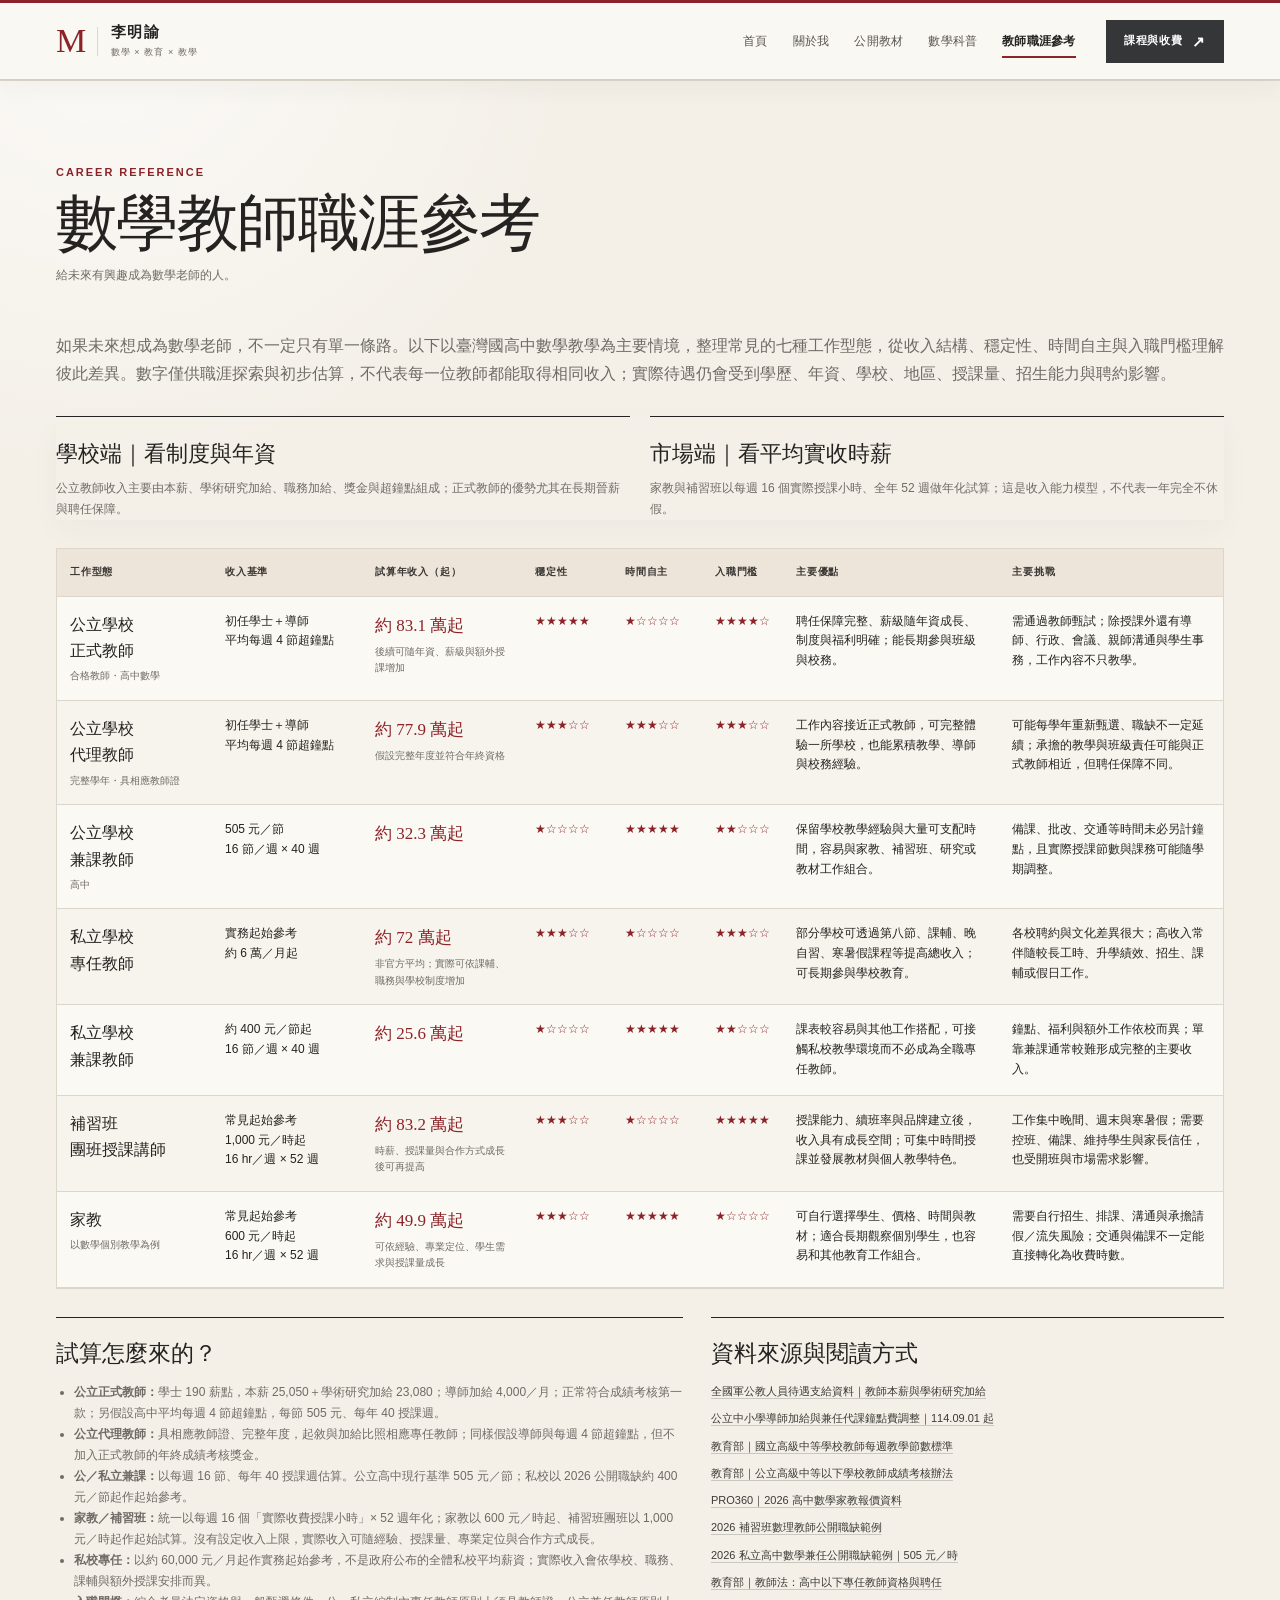
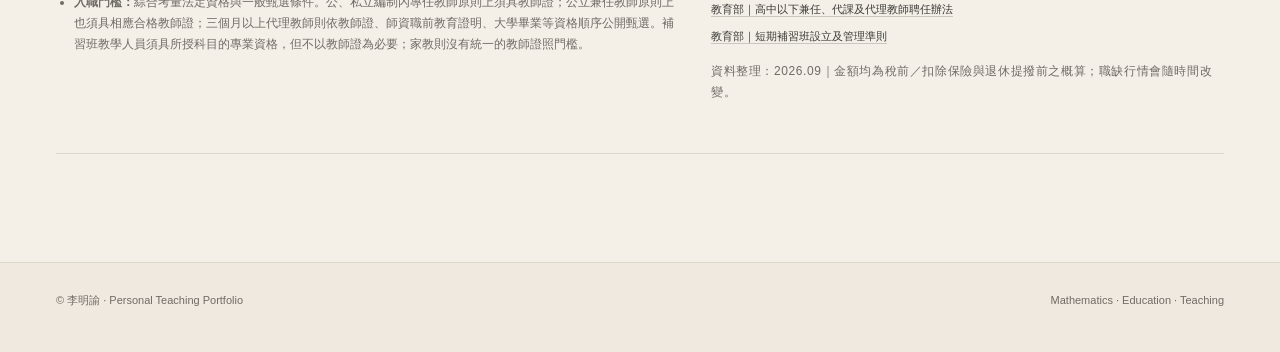
<file: career.html>
<!DOCTYPE html>

<html lang="zh-Hant">
<head>
<meta charset="utf-8"/>
<meta content="width=device-width, initial-scale=1" name="viewport"/>
<title>教師職涯參考｜李明諭</title>
<link href="favicon.svg" rel="icon" type="image/svg+xml"/>
<meta content="整理不同數學教師工作型態、收入基準、穩定度、時間自主與進入門檻，提供職涯探索參考。" name="description"/>
<link href="https://mingyuli0630-del.github.io/career.html" rel="canonical"/>
<meta content="zh_TW" property="og:locale"/>
<meta content="website" property="og:type"/>
<meta content="李明諭｜數學 × 教育 × 教學" property="og:site_name"/>
<meta content="教師職涯參考｜李明諭" property="og:title"/>
<meta content="整理不同數學教師工作型態、收入基準、穩定度、時間自主與進入門檻，提供職涯探索參考。" property="og:description"/>
<meta content="https://mingyuli0630-del.github.io/career.html" property="og:url"/>
<meta content="https://mingyuli0630-del.github.io/og-cover-v46.png" property="og:image"/>
<meta content="https://mingyuli0630-del.github.io/og-cover-v46.png" property="og:image:secure_url"/>
<meta content="image/png" property="og:image:type"/>
<meta content="1200" property="og:image:width"/>
<meta content="630" property="og:image:height"/>
<meta content="李明諭｜數學 × 教育 × 教學" property="og:image:alt"/>
<meta content="summary_large_image" name="twitter:card"/>
<meta content="教師職涯參考｜李明諭" name="twitter:title"/>
<meta content="整理不同數學教師工作型態、收入基準、穩定度、時間自主與進入門檻，提供職涯探索參考。" name="twitter:description"/>
<meta content="https://mingyuli0630-del.github.io/og-cover-v46.png" name="twitter:image"/>




<meta content="#F4F0E8" name="theme-color"/><style>
:root{
  --paper:#F9F7F2;
  --paper2:#FFFDF9;
  --ink:#303431;
  --muted:#74756F;
  --sage:#B87255;
  --sage2:#46524B;
  --line:#E3E0D8;
  --warm:#87917C;
  --serif:"Noto Serif TC","Songti TC","PMingLiU",serif;
  --sans:"Inter","Noto Sans TC","PingFang TC","Microsoft JhengHei",sans-serif;
}
*{box-sizing:border-box}
html{scroll-behavior:smooth}
body{margin:0;background:var(--paper);color:var(--ink);font-family:var(--sans);line-height:1.75}
a{color:inherit;text-decoration:none}
button{font:inherit}
.wrap{max-width:var(--max);margin:auto;padding:0 24px}
header{position:sticky;top:0;z-index:50;background:rgba(249,247,242,.97);backdrop-filter:blur(14px);border-top:3px solid var(--sage);border-bottom:1px solid rgba(217,212,202,.9);box-shadow:0 7px 22px rgba(48,52,49,.035)}
.nav{min-height:78px;display:flex;align-items:center;justify-content:space-between;gap:28px}
.brand{display:flex;align-items:center;gap:12px;flex:0 0 auto}
.brandmark{width:42px;height:42px;border:1px solid var(--ink);border-radius:2px;display:grid;place-items:center;font-family:var(--serif);font-size:21px;transition:.2s ease}
.brand:hover .brandmark{background:var(--ink);color:var(--paper)}
.brand strong{display:block;font-size:14px;letter-spacing:.09em;line-height:1.35}
.brand small{display:block;font-family:var(--serif);font-size:10px;color:var(--muted);letter-spacing:.04em;margin-top:2px}
.nav-right{display:flex;align-items:center;gap:22px;margin-left:auto}
nav{display:flex;align-items:center;gap:5px;font-size:13px}
nav a{position:relative;padding:10px 13px;border:0;border-radius:2px;color:var(--muted);transition:.18s ease;white-space:nowrap}
nav a:hover{background:rgba(184,114,85,.07);color:var(--ink)}
nav a.active{background:rgba(184,114,85,.10);color:var(--ink);font-weight:700}
nav a.active:after{content:"";position:absolute;left:13px;right:13px;bottom:6px;height:1px;background:var(--sage)}
.nav-cta{display:inline-flex;align-items:center;justify-content:center;gap:9px;min-height:44px;padding:0 17px;background:var(--ink);color:var(--paper);border:1px solid var(--ink);font-size:12px;font-weight:700;letter-spacing:.04em;white-space:nowrap;transition:.18s ease}
.nav-cta:hover{background:var(--sage2);border-color:var(--sage2);transform:translateY(-1px)}
.nav-cta.active{background:var(--sage);border-color:var(--sage)}
.nav-cta .arrow{font-size:15px;line-height:1}
.menu-toggle{display:none;width:42px;height:42px;border:1px solid var(--line);background:transparent;color:var(--ink);font-size:18px;cursor:pointer}
section{padding:108px 0}
.border-top{border-top:1px solid var(--line)}
.eyebrow{font-size:11px;letter-spacing:.23em;color:var(--sage);font-weight:700;margin:0 0 10px}
.heading{max-width:790px;margin-bottom:44px}
.heading h2{font-family:var(--serif);font-size:clamp(38px,5vw,62px);font-weight:500;letter-spacing:-.035em;line-height:1.12;margin:0 0 14px}
.heading p{margin:0;color:var(--muted)}

.hero{min-height:calc(100svh - 68px);display:grid;grid-template-columns:1.05fr .95fr;gap:68px;align-items:center;padding-top:58px;padding-bottom:58px}
.hero h1{font-family:var(--serif);font-size:clamp(72px,10vw,120px);font-weight:500;line-height:.92;letter-spacing:-.065em;margin:5px 0 16px}
.hero-en{font-family:var(--serif);font-size:clamp(20px,2.2vw,28px);color:var(--sage);margin:0 0 27px}
.lead{font-size:clamp(19px,2vw,24px);max-width:650px;margin:0 0 30px}
.chips{display:flex;gap:8px;flex-wrap:wrap;margin-bottom:28px}
.chip{border:1px solid var(--line);border-radius:999px;padding:7px 11px;font-size:12px;color:var(--muted);background:rgba(255,255,255,.22)}
.btn{display:inline-flex;align-items:center;justify-content:center;min-height:47px;border:1px solid var(--ink);border-radius:999px;padding:9px 17px;font-size:14px;font-weight:650;background:transparent;cursor:pointer}
.btn.primary{background:var(--ink);color:var(--paper)}
.btn:hover{background:var(--paper2)}
.btn.primary:hover{background:var(--sage2)}

.portrait{position:relative;background:var(--paper2);border:1px solid var(--line);padding:16px 16px 70px;box-shadow:0 18px 50px rgba(48,52,49,.065);min-height:590px}
.portrait:before{content:"";position:absolute;inset:12px -12px -12px 12px;border:1px solid #B77B5C2E;z-index:-1}
.portrait .photo{height:500px;background:
radial-gradient(circle at 50% 34%,#B77B5C2E 0 80px,transparent 81px),
linear-gradient(145deg,#EFEAE2,#FFFDFC);
display:grid;place-items:center;color:var(--sage);font-family:var(--serif);font-size:76px}
.portrait .photo img{width:100%;height:100%;object-fit:cover;object-position:center top;display:block}
.portrait .caption{position:absolute;left:34px;right:34px;bottom:19px;border-top:1px solid var(--line);padding-top:12px;display:flex;justify-content:space-between;gap:15px}
.caption span{font-size:10px;letter-spacing:.14em;color:var(--muted)}
.caption strong{font-family:var(--serif);font-size:12px;font-weight:500}

.about-grid{display:grid;grid-template-columns:190px minmax(0,1fr);gap:64px}
.sticky{position:sticky;top:100px;align-self:start}
.about-intro{font-family:var(--serif);font-size:clamp(28px,3.4vw,43px);line-height:1.55;margin:0 0 34px}
.about-copy{columns:2;column-gap:34px;color:#626761}
.about-copy p{break-inside:avoid;margin:0 0 20px}
.about-story{max-width:980px;width:100%}
.about-intro{padding:0 0 10px}
.about-kicker{font-size:13px;letter-spacing:.16em;text-transform:uppercase;color:var(--sage);margin:0 0 14px}
.about-grid>.heading{max-width:190px;margin-bottom:0}
.about-grid>.heading h2{font-size:clamp(38px,3.2vw,46px);letter-spacing:-.04em;margin-bottom:16px;white-space:nowrap}
.about-grid>.heading>p:not(.eyebrow):not(.about-side-note){font-size:14px;line-height:1.75}
.about-side-nav{margin-top:34px;border-top:1px solid var(--line)}
.about-side-nav a{display:grid;grid-template-columns:25px 1fr;gap:8px;padding:12px 0;border-bottom:1px solid var(--line);text-decoration:none;color:var(--muted);font-size:12px;line-height:1.4}
.about-side-nav a span{font-family:var(--serif);color:var(--sage)}
.about-side-nav a strong{font-weight:500;color:var(--ink)}
.about-side-note{font-family:var(--serif);font-size:15px;line-height:1.65;color:var(--sage2);margin-top:24px}

.about-lead{font-family:var(--serif);font-size:clamp(24px,2.5vw,34px);line-height:1.62;margin:0;max-width:800px;letter-spacing:-.015em}
.about-index{display:grid;grid-template-columns:repeat(3,1fr);gap:0;background:transparent;border-top:1px solid var(--line);border-bottom:1px solid var(--line);margin:34px 0 58px}
.about-index a{display:block;background:transparent;padding:16px 18px 17px 0;text-decoration:none;color:var(--ink);transition:.2s ease;border-right:1px solid var(--line);margin-right:18px}
.about-index a:hover{opacity:.62}
.about-index span{display:inline-block;font-size:11px;letter-spacing:.16em;color:var(--sage);margin-right:10px}
.about-index strong{font-family:var(--serif);font-size:17px;font-weight:500}
.about-index a:last-child{border-right:0;margin-right:0}
.about-chapter{scroll-margin-top:90px;padding:0 0 58px;margin-bottom:58px;border-bottom:1px solid var(--line)}
.about-chapter:last-of-type{margin-bottom:32px}
.about-chapter-head{display:block;margin-bottom:30px;padding-left:0}
.about-no{font-family:var(--serif);font-size:12px;letter-spacing:.22em;color:var(--sage);margin-bottom:10px;padding-top:0;font-variant-numeric:tabular-nums}
.about-chapter h3{font-family:var(--serif);font-size:clamp(31px,3.4vw,44px);font-weight:500;line-height:1.18;margin:0;letter-spacing:-.025em}
.about-deck{font-family:var(--serif);font-size:19px;line-height:1.7;color:var(--sage2);margin:11px 0 0;max-width:none}
.about-body{max-width:860px;margin-left:0;color:#626761;font-size:16px;line-height:1.9}
.about-body p{margin:0 0 18px}
.about-body strong{color:var(--ink)}
.about-body h4{font-family:var(--serif);font-size:23px;font-weight:500;color:var(--ink);margin:38px 0 13px}
.about-quote{font-family:var(--serif);font-size:clamp(21px,2.1vw,28px);line-height:1.65;color:var(--ink);margin:30px 0;padding:4px 0 4px 20px;border-left:2px solid var(--sage)}
.about-subquote{font-family:var(--serif);font-size:20px;line-height:1.7;color:var(--sage2);margin:28px 0}
.about-principles{display:grid;grid-template-columns:repeat(3,1fr);gap:12px;margin:30px 0 8px}
.about-principle{border-top:1px solid var(--line);background:transparent;padding:18px 8px 10px 0}
.about-principle small{display:block;color:var(--sage);letter-spacing:.1em;margin-bottom:10px}
.about-principle strong{font-family:var(--serif);font-size:19px;font-weight:500;line-height:1.45}
.about-detail{margin-top:26px;border-top:1px solid var(--line)}
.about-detail summary{cursor:pointer;list-style:none;padding:18px 0;font-size:14px;letter-spacing:.06em;color:var(--sage2);display:flex;justify-content:space-between;align-items:center}
.about-detail summary::-webkit-details-marker{display:none}
.about-detail summary::after{content:"＋";font-size:20px;font-weight:300}
.about-detail[open] summary::after{content:"－"}
.about-detail-content{padding:10px 0 4px}
.about-status{display:grid;grid-template-columns:1fr 1fr;gap:14px;margin:30px 0}
.about-status-card{border-top:1px solid var(--line);background:transparent;padding:18px 8px 10px 0}
.about-status-card small{display:block;color:var(--sage);letter-spacing:.1em;margin-bottom:9px}
.about-status-card strong{font-family:var(--serif);font-size:20px;font-weight:500;line-height:1.45}
.metrics{display:grid;grid-template-columns:repeat(4,1fr);border-top:1px solid var(--ink);border-bottom:1px solid var(--line);margin-top:38px}
.metric{padding:18px 18px 18px 0;border-right:1px solid var(--line)}
.metric:not(:first-child){padding-left:18px}
.metric:last-child{border-right:0}
.metric strong{display:block;font-family:var(--serif);font-size:23px;font-weight:500}
.metric small{color:var(--muted)}

.dark{background:var(--ink);color:var(--paper)}
.dark .eyebrow{color:#E5DED6}
.dark .heading p{color:#E5DED6}
.framework{display:grid;grid-template-columns:repeat(4,1fr);border-top:1px solid rgba(255,255,255,.24)}
.framework article{min-height:260px;padding:26px 24px 18px 0;border-right:1px solid rgba(255,255,255,.17)}
.framework article:not(:first-child){padding-left:24px}
.framework article:last-child{border-right:0}
.framework span{font-family:var(--serif);color:#E5DED6}
.framework h3{font-family:var(--serif);font-size:27px;font-weight:500;margin:44px 0 10px}
.framework p{margin:0;color:#E5DED6}

.resume-grid{display:grid;grid-template-columns:1.3fr .7fr;gap:54px}
.timeline{border-top:1px solid var(--ink)}
.timeline article{display:grid;grid-template-columns:150px minmax(0,1fr);gap:30px;padding:28px 0;border-bottom:1px solid var(--line)}
.timeline .k{font-family:var(--serif);font-size:12px;line-height:1.55;letter-spacing:.04em;color:var(--sage);font-variant-numeric:tabular-nums}
.timeline h3{margin:0 0 5px;font-family:var(--serif);font-size:21px;font-weight:500}
.timeline .role{margin:0 0 9px;font-size:13px;letter-spacing:.05em;color:var(--sage2)}
.timeline p{margin:0;color:var(--muted);line-height:1.75}
.sidecard{background:var(--sage2);color:var(--paper);padding:30px;align-self:start}
.sidecard h3{font-family:var(--serif);font-size:30px;font-weight:500;margin:0 0 18px}
.sidecard ul{list-style:none;padding:0;margin:0}
.sidecard li{padding:9px 0;border-bottom:1px solid rgba(255,255,255,.16)}

.feature{display:grid;grid-template-columns:1fr 1fr;background:var(--paper2);border:1px solid var(--line);margin-bottom:16px}
.featurecopy{padding:38px}
.featurecopy h3{font-family:var(--serif);font-size:38px;line-height:1.2;font-weight:500;margin:9px 0 14px}
.featurecopy p{color:var(--muted)}
.tags{display:flex;gap:7px;flex-wrap:wrap;margin:20px 0}
.tag{border:1px solid var(--line);border-radius:999px;padding:5px 9px;font-size:11px;color:var(--muted)}
.preview{min-height:355px;background:
repeating-linear-gradient(0deg,transparent 0 29px,#B77B5C1F 30px 31px),
radial-gradient(circle at 66% 34%,transparent 0 64px,#B77B5C38 65px 67px,transparent 68px),
linear-gradient(135deg,#ece7dd,#FFFDFC);
display:flex;align-items:flex-end;padding:20px}
.preview span{font-family:var(--serif);font-size:13px;background:rgba(251,249,244,.9);padding:8px 10px;color:var(--sage)}
.cards{display:grid;grid-template-columns:repeat(3,1fr);gap:14px}
.card{background:var(--paper2);border:1px solid var(--line);padding:24px;min-height:240px}
.card small{color:var(--sage);letter-spacing:.1em}
.card h3{font-family:var(--serif);font-size:27px;line-height:1.3;font-weight:500;margin:16px 0 10px}
.card p{color:var(--muted);margin:0}

.gallery{display:grid;grid-template-columns:1.3fr .7fr .7fr;grid-auto-rows:230px;gap:12px}
.g{position:relative;border:1px solid var(--line);overflow:hidden;background:linear-gradient(145deg,#e7e3da,#FFFDFC)}
.g.big{grid-row:span 2}
.g img{position:absolute;inset:0;width:100%;height:100%;object-fit:cover;display:block;transition:transform .45s ease}
.g:hover img{transform:scale(1.025)}
.g.focus-top img{object-position:center 28%}
.g.focus-right img{object-position:66% center}
.g .p{position:absolute;inset:0;display:grid;place-items:center;font-family:var(--serif);font-size:56px;color:#B77B5C5C}
.g:after{content:"";position:absolute;inset:45% 0 0;background:linear-gradient(transparent,rgba(39,48,43,.60))}
.g label{position:absolute;z-index:2;left:16px;right:16px;bottom:14px;padding-top:9px;border-top:1px solid rgba(255,255,255,.62);display:flex;justify-content:space-between;color:#fff;font-size:11px}
/* Teaching Moments: six photos use one consistent visual scale */
.teaching-gallery{
  display:grid;
  grid-template-columns:repeat(3,minmax(0,1fr));
  grid-auto-rows:auto;
  gap:16px;
}
.teaching-gallery .g{
  margin:0;
  aspect-ratio:4 / 3;
  min-width:0;
}
.teaching-gallery .g.big{
  grid-row:auto;
  grid-column:auto;
}
.teaching-gallery .g label{
  left:14px;
  right:14px;
  bottom:12px;
  gap:12px;
  align-items:flex-end;
}
.teaching-gallery .g label span{
  font-size:12px;
  line-height:1.45;
}
.teaching-gallery .g label strong{
  flex:0 0 auto;
  font-size:10px;
  font-weight:500;
  letter-spacing:.08em;
}


.growth{display:grid;grid-template-columns:repeat(3,1fr);gap:18px}
.grow{border-top:2px solid var(--sage);padding-top:20px}
.grow h3{font-family:var(--serif);font-size:27px;line-height:1.35;font-weight:500;margin:8px 0}
.grow p{color:var(--muted)}

.notes{display:grid;grid-template-columns:1fr 1fr;border-top:1px solid var(--ink)}
.note{padding:26px 28px 26px 0;border-bottom:1px solid var(--line)}
.note:nth-child(odd){border-right:1px solid var(--line)}
.note:nth-child(even){padding-left:28px}
.note small{color:var(--sage);letter-spacing:.1em}
.note h3{font-family:var(--serif);font-size:27px;font-weight:500;line-height:1.35;margin:9px 0}
.note p{color:var(--muted);margin:0}

.cvpromo{display:grid;grid-template-columns:1fr auto;gap:28px;align-items:center;padding:36px;border:1px solid var(--line);background:var(--paper2)}
.cvpromo h3{font-family:var(--serif);font-size:34px;font-weight:500;margin:0 0 8px}
.cvpromo p{margin:0;color:var(--muted);max-width:700px}

.contact{background:var(--sage2);color:var(--paper);padding:66px;text-align:center}
.contact h2{font-family:var(--serif);font-size:clamp(40px,5vw,62px);font-weight:500;line-height:1.2;margin:7px auto 14px}
.contact p{color:#E5DED6}
footer{border-top:1px solid var(--line);padding:28px 0 42px;color:var(--muted);font-size:11px}
footer .wrap{display:flex;justify-content:space-between;align-items:center;gap:18px;flex-wrap:wrap}


/* Courses & Tuition */
.enrollment-notice{
  display:flex;
  gap:18px;
  align-items:baseline;
  margin:-8px 0 34px;
  padding:15px 0;
  border-top:1px solid var(--sage);
  border-bottom:1px solid var(--line);
}
.enrollment-notice small{
  flex:0 0 auto;
  font-size:10px;
  letter-spacing:.16em;
  color:var(--sage);
}
.enrollment-notice strong{
  font-family:var(--serif);
  font-size:17px;
  font-weight:500;
  color:var(--ink);
}
.course-shell{display:grid;grid-template-columns:.9fr 1.1fr;gap:42px;align-items:start}
.course-intro{position:sticky;top:96px}
.course-intro .price-lead{font-family:var(--serif);font-size:34px;line-height:1.35;margin:7px 0 16px}
.course-intro p{color:var(--muted)}
.course-badges{display:flex;gap:8px;flex-wrap:wrap;margin-top:20px}
.course-badge{border:1px solid var(--line);border-radius:99px;padding:7px 10px;background:var(--paper2);font-size:11px;color:var(--muted)}
.pricebox{background:var(--paper2);border:1px solid var(--line);padding:26px}
.pricebox h3{font-family:var(--serif);font-size:28px;font-weight:500;margin:0 0 16px}
.price-table-wrap{overflow-x:auto}
.price-table{width:100%;border-collapse:collapse;min-width:610px}
.price-table th,.price-table td{padding:12px 10px;border-bottom:1px solid var(--line);text-align:left;font-size:12px;vertical-align:top}
.price-table th{font-size:10px;letter-spacing:.1em;color:var(--muted);font-weight:700}
.price-table td strong{font-family:var(--serif);font-size:17px;font-weight:500}
.price-note{margin-top:14px;padding-top:14px;border-top:1px solid var(--line);font-size:11px;color:var(--muted)}
.course-types{margin-top:22px;display:grid;grid-template-columns:repeat(3,1fr);gap:14px;align-items:stretch}
.course-group{background:var(--paper2);border:1px solid var(--line);padding:24px;height:100%}
.course-group>small{color:var(--sage);letter-spacing:.12em}
.course-group h3{font-family:var(--serif);font-size:26px;font-weight:500;margin:7px 0 15px}
.course-group details{border-top:1px solid var(--line)}
.course-group summary{cursor:pointer;padding:12px 0;font-size:13px;font-weight:650;list-style:none}
.course-group summary::-webkit-details-marker{display:none}
.course-group summary:after{content:"＋";float:right;color:var(--sage)}
.course-group details[open] summary:after{content:"－"}
.course-group details p{font-size:12px;color:var(--muted);margin:0 0 12px}
.course-info{display:grid;grid-template-columns:repeat(4,1fr);margin-top:17px;border-top:1px solid var(--ink);border-bottom:1px solid var(--line)}
.course-info div{padding:18px;border-right:1px solid var(--line);min-width:0}
.course-info div:last-child{border-right:0}
.course-info strong{display:block;font-family:var(--serif);font-size:18px;font-weight:500}
.course-info small{color:var(--muted)}

/* Resume builder */
.resume-layer{position:fixed;inset:0;background:rgba(39,48,43,.64);backdrop-filter:blur(5px);z-index:100;display:none;overflow:auto;padding:24px}
.resume-layer.open{display:block}
.builder{max-width:1180px;margin:auto;display:grid;grid-template-columns:310px 1fr;gap:16px}
.controls{background:var(--paper);padding:24px;position:sticky;top:0;align-self:start;max-height:calc(100vh - 48px);overflow:auto}
.controls h3{font-family:var(--serif);font-size:28px;font-weight:500;margin:0 0 8px}
.controls p{font-size:12px;color:var(--muted)}
.controlrow{padding:12px 0;border-top:1px solid var(--line)}
.controlrow label{display:flex;align-items:center;gap:9px;font-size:13px;cursor:pointer}
.ctrl-actions{display:flex;gap:8px;flex-wrap:wrap;margin-top:16px}
.resume-paper{background:#fff;color:#1c211e;min-height:1123px;padding:58px 66px;box-shadow:0 20px 70px rgba(0,0,0,.22)}
.r-head{display:grid;grid-template-columns:1fr auto;gap:20px;border-bottom:1.5px solid #222;padding-bottom:20px;margin-bottom:24px}
.r-head h1{font-family:var(--serif);font-size:38px;font-weight:500;margin:0}
.r-head .sub{font-size:14px;color:#555;margin-top:4px}
.r-contact{text-align:right;font-size:11px;color:#555}
.r-section{margin:23px 0}
.r-section.hidden{display:none}
.r-section h2{font-size:11px;letter-spacing:.18em;text-transform:uppercase;border-bottom:1px solid #bbb;padding-bottom:5px;margin:0 0 12px}
.r-item{display:grid;grid-template-columns:125px 1fr;gap:16px;margin:11px 0}
.r-date{font-size:11px;color:#666}
.r-item h3{font-size:14px;margin:0 0 3px}
.r-item p{font-size:12px;line-height:1.5;color:#444;margin:0}
.r-list{margin:0;padding-left:18px;font-size:12px;color:#444}
.r-note{font-size:10px;color:#777;margin-top:18px}

/* language */
.en-only{display:none}
body.resume-en .zh-only{display:none!important}
body.resume-en .en-only{display:block!important}




@media print{
  body{background:#fff}
  header,main,footer,.controls{display:none!important}
  .resume-layer{display:block!important;position:static;background:none;padding:0}
  .builder{display:block;max-width:none}
  .resume-paper{box-shadow:none;min-height:auto;padding:0;margin:0}
  @page{size:A4;margin:14mm}
}

/* Public Resources */
.resources-toolbar{display:flex;justify-content:space-between;gap:18px;align-items:center;margin-bottom:24px;flex-wrap:wrap}
.resource-search{flex:1;min-width:240px;max-width:430px;display:flex;align-items:center;border:1px solid var(--line);background:var(--paper2);border-radius:999px;padding:0 14px}
.resource-search input{width:100%;border:0;background:transparent;outline:0;padding:10px 4px;font:inherit;font-size:13px;color:var(--ink)}
.resource-filters{display:flex;gap:8px;flex-wrap:wrap}
.filter-btn{border:1px solid var(--line);background:transparent;border-radius:999px;padding:7px 11px;font-size:11px;color:var(--muted);cursor:pointer}
.filter-btn.active{background:var(--ink);color:var(--paper);border-color:var(--ink)}
.resource-grid{display:grid;grid-template-columns:repeat(3,minmax(0,1fr));gap:16px;align-items:stretch}
.resource-card{background:var(--paper2);border:1px solid var(--line);display:flex;flex-direction:column;min-height:340px;height:100%}
.resource-cover{height:160px;position:relative;overflow:hidden;border-bottom:1px solid var(--line);background:repeating-linear-gradient(0deg,transparent 0 28px,#B77B5C17 29px 30px),linear-gradient(145deg,#ece7dc,#FFFDFC)}
.resource-cover .symbol{position:absolute;right:18px;top:8px;font-family:var(--serif);font-size:72px;color:#B77B5C42}
.resource-cover .level{position:absolute;left:16px;top:14px;border:1px solid rgba(48,52,49,.13);background:rgba(251,249,244,.75);border-radius:999px;padding:4px 8px;font-size:10px;color:var(--sage2)}
.resource-body{padding:20px;display:flex;flex-direction:column;flex:1}
.resource-meta{display:flex;justify-content:space-between;gap:12px;font-size:10px;letter-spacing:.08em;color:var(--sage);text-transform:uppercase}
.resource-card h3{font-family:var(--serif);font-weight:500;font-size:25px;line-height:1.3;margin:10px 0 8px}
.resource-card p{font-size:12px;color:var(--muted);margin:0 0 16px}
.resource-tags{display:flex;gap:6px;flex-wrap:wrap;margin-top:auto;margin-bottom:16px}
.resource-tag{font-size:10px;border:1px solid var(--line);border-radius:999px;padding:4px 7px;color:var(--muted)}
.resource-actions{display:flex;gap:7px;flex-wrap:wrap;align-items:center}
.resource-link{display:inline-flex;align-items:center;justify-content:center;border:1px solid var(--ink);border-radius:999px;padding:7px 10px;font-size:11px;cursor:pointer;background:transparent}
.resource-link.primary{background:var(--ink);color:var(--paper)}
.resource-link.disabled{opacity:.4;pointer-events:none;border-color:var(--line)}
.resource-count{font-size:11px;color:var(--muted);margin-bottom:10px}
.resources-note{margin-top:28px;display:grid;grid-template-columns:1.15fr .85fr;gap:18px}
.resources-note>div{border-top:1px solid var(--ink);padding-top:18px}
.resources-note h3{font-family:var(--serif);font-size:25px;font-weight:500;margin:0 0 7px}
.resources-note p{font-size:12px;color:var(--muted);margin:0}
.resource-modal{position:fixed;inset:0;z-index:120;background:rgba(39,48,43,.64);backdrop-filter:blur(6px);display:none;padding:24px;overflow:auto}
.resource-modal.open{display:grid;place-items:center}
.resource-modal-card{max-width:720px;width:100%;background:var(--paper2);border:1px solid var(--line);padding:30px;position:relative}
.resource-modal-card h3{font-family:var(--serif);font-size:34px;font-weight:500;margin:4px 0 10px}
.resource-modal-card p{color:var(--muted)}
.resource-modal-close{position:absolute;right:16px;top:14px;border:1px solid var(--line);border-radius:50%;width:34px;height:34px;background:transparent;cursor:pointer}
.resource-modal-list{display:grid;grid-template-columns:repeat(2,1fr);gap:12px;margin-top:18px}
.resource-modal-list div{border-top:1px solid var(--line);padding-top:10px}
.resource-modal-list strong{display:block;font-family:var(--serif);font-weight:500;font-size:16px}
.resource-modal-list small{color:var(--muted)}













/* V14 — Apricot × Olive */
body{
  background:
    radial-gradient(circle at 88% 7%, rgba(184,114,85,.045), transparent 27%),
    radial-gradient(circle at 7% 58%, rgba(135,145,124,.035), transparent 24%),
    var(--paper);
}
.eyebrow{color:#A96549}
.btn.primary{
  background:var(--sage2);
  border-color:var(--sage2);
}
.btn.primary:hover{
  background:#39443F;
  border-color:#39443F;
}
.btn.ghost:hover{
  border-color:#CBC7BE;
  background:rgba(255,253,249,.76);
}
.enrollment-notice{
  border-top-color:#C98B6D;
  background:linear-gradient(90deg,rgba(184,114,85,.045),transparent 66%);
}
.enrollment-notice small{color:#A96549}

/* Keep warm orange as an accent; use olive for structural cues. */
.timeline-dot{background:var(--warm)}
.step-no{background:var(--sage)}
.about-detail summary::after{color:var(--warm)}
.resource-cover{
  background:linear-gradient(145deg,#EFEAE2,#FFFDF9);
}

/* Softer dark blocks: less brown, more neutral teacher-portfolio tone. */
.sidecard,.contact{
  background:var(--sage2);
}
.sidecard p,.contact p{
  color:rgba(249,247,242,.78);
}

a:focus-visible,button:focus-visible,summary:focus-visible{
  outline:2px solid #B87255;
  outline-offset:3px;
}


.hero-identity{
  display:inline-flex;
  align-items:center;
  gap:9px;
  color:#A96549;
  letter-spacing:.12em;
}
.hero-identity::before{
  content:"";
  width:22px;
  height:1px;
  background:currentColor;
  opacity:.72;
}


.hero-identity{
  letter-spacing:.08em;
  text-transform:none;
}




/* V25 — Teacher career reference, positioned away from personal tuition */

/* Compact career reference: secondary content on the homepage */
.career-compact{padding:38px 0}
.career-details{border-top:1px solid var(--ink);border-bottom:1px solid var(--line)}
.career-details summary{list-style:none;cursor:pointer;display:flex;align-items:center;justify-content:space-between;gap:24px;padding:22px 0}
.career-details summary::-webkit-details-marker{display:none}
.career-summary-copy .eyebrow{margin:0 0 6px}
.career-summary-copy h2{font-family:var(--serif);font-size:clamp(24px,3vw,34px);font-weight:500;letter-spacing:-.025em;line-height:1.15;margin:0 0 5px}
.career-summary-copy>p:last-child{margin:0;color:var(--muted);font-size:12px}
.career-summary-action{flex:0 0 auto;font-size:11px;letter-spacing:.06em;color:var(--sage2);white-space:nowrap}
.career-summary-action span{display:inline-block;margin-left:5px;transition:transform .2s ease}
.career-details[open] .career-summary-action span{transform:rotate(45deg)}
.career-details-body{padding:24px 0 38px}
.career-details-body .career-intro{margin-top:0}

.career-intro{max-width:820px;margin-bottom:28px;color:var(--muted)}
.career-callout{display:grid;grid-template-columns:repeat(2,minmax(0,1fr));gap:20px;margin:0 0 28px;align-items:stretch}
.career-callout>div{border-top:1px solid var(--ink);padding:18px 0 0;min-width:0}
.career-callout strong{display:block;font-family:var(--serif);font-size:22px;font-weight:500;margin-bottom:5px}
.career-callout p{margin:0;color:var(--muted);font-size:12px}
.career-table-wrap{overflow-x:auto;border-top:1px solid var(--ink);-webkit-overflow-scrolling:touch}
.career-table{width:100%;min-width:1080px;border-collapse:collapse;background:var(--paper2)}
.career-table th,.career-table td{padding:15px 13px;text-align:left;vertical-align:top;border-bottom:1px solid var(--line);font-size:12px;line-height:1.65}
.career-table th{font-size:10px;letter-spacing:.08em;color:var(--muted);font-weight:600;background:#F3F0E9;white-space:nowrap}
.career-table td:first-child{width:155px}
.career-table td:nth-child(2){width:150px}
.career-table td:nth-child(3){width:160px}
.career-table td:nth-child(4){width:90px}
.career-table td:nth-child(5){width:90px}
.career-table strong{font-family:var(--serif);font-size:16px;font-weight:500;color:var(--ink)}
.career-table .money{font-family:var(--serif);font-size:17px;color:var(--sage);white-space:nowrap}
.career-table .sub{display:block;color:var(--muted);font-size:10px;margin-top:4px}
.career-tag{display:inline-block;border:1px solid var(--line);border-radius:999px;padding:3px 7px;font-size:10px;white-space:nowrap}
.career-notes{display:grid;grid-template-columns:1.1fr .9fr;gap:28px;margin-top:28px}
.career-notes>div{border-top:1px solid var(--ink);padding-top:16px}
.career-notes h3{font-family:var(--serif);font-size:23px;font-weight:500;margin:0 0 8px}
.career-notes p,.career-notes li{font-size:12px;color:var(--muted)}
.career-notes ul{margin:8px 0 0;padding-left:18px}
.career-source-list{display:grid;gap:8px}
.career-source-list a{font-size:11px;color:var(--sage2);text-decoration:underline;text-decoration-color:rgba(70,82,75,.25);text-underline-offset:3px}
.career-updated{font-size:10px;color:var(--muted);letter-spacing:.05em;margin-top:14px}



    .career-star-note {
      margin-top: .35rem;
      font-size: .88rem;
      color: var(--muted);
    }
  



/* V28 — true multi-page structure */

.page-career #career{padding:72px 0 108px}
.page-career .career-details{border-top:0}
.page-career .career-details summary{cursor:default;pointer-events:none;padding-top:10px}
.page-career .career-summary-action{display:none}
.page-career .career-summary-copy h2{font-size:clamp(38px,5vw,62px)}
.page-courses #courses,.page-resources #resources,.page-about #about{padding-top:72px}
.page-intro{padding:72px 0 28px}
.page-intro .heading{margin-bottom:0}
.page-links{display:grid;grid-template-columns:repeat(3,1fr);gap:12px;margin-top:34px}
.page-link{border-top:1px solid var(--line);padding:18px 8px 8px 0}
.page-link small{display:block;color:var(--sage);letter-spacing:.12em;margin-bottom:8px}
.page-link strong{font-family:var(--serif);font-size:19px;font-weight:500}
.page-link p{font-size:13px;color:var(--muted);margin:7px 0 0}



/* V32: let short prose use the available width; wrap only when the viewport really requires it. */
.heading,.lead,.about-story,.about-lead,.about-deck,.career-intro,.cvpromo p{max-width:none}


/* V41 — Editorial Burgundy identity, inspired by the approved visual reference */
:root{
  --paper:#F4F0E8;
  --paper2:#FBF9F4;
  --ink:#242321;
  --muted:#6F6B65;
  --sage:#8B2328;
  --sage2:#3D3B37;
  --line:#DDD6CA;
  --warm:#B5AA98;
  --soft:#ECE5DA;
  --max:1240px;
}
body{
  background:
    radial-gradient(circle at 8% 0%,rgba(255,255,255,.68),transparent 30rem),
    var(--paper);
  color:var(--ink);
}
::selection{background:rgba(139,35,40,.14);color:var(--ink)}

/* Header / logo */
header{
  background:rgba(250,248,243,.96);
  border-top:0;
  border-bottom:1px solid rgba(205,197,185,.82);
  box-shadow:0 8px 26px rgba(50,43,37,.045);
}
header::before{content:"";display:block;height:3px;background:var(--sage)}
.nav{min-height:76px}
.brand{gap:13px}
.brandmark{
  width:auto;height:auto;min-width:38px;border:0;border-radius:0;
  position:relative;padding:0 14px 0 0;
  font-family:var(--serif);font-size:34px;line-height:1;color:var(--sage);
  letter-spacing:-.08em;
}
.brandmark::after{content:"";position:absolute;right:0;top:3px;bottom:2px;width:1px;background:var(--line)}
.brand:hover .brandmark{background:transparent;color:var(--ink)}
.brand strong{font-family:var(--serif);font-size:15px;letter-spacing:.12em;font-weight:650;color:var(--ink)}
.brand small{font-family:var(--sans);font-size:9px;letter-spacing:.12em;text-transform:uppercase;color:var(--muted);margin-top:3px}
.nav-right{gap:18px}
nav{gap:1px}
nav a{border-radius:0;padding:10px 12px;color:#595651;font-size:12px;letter-spacing:.02em}
nav a:hover{background:transparent;color:var(--sage)}
nav a.active{background:transparent;color:var(--ink);font-weight:700}
nav a.active:after{left:12px;right:12px;bottom:4px;height:2px;background:var(--sage)}
.nav-cta{min-height:43px;padding:0 17px;background:#353638;border-color:#353638;color:#fff;border-radius:0;font-size:11px;letter-spacing:.08em}
.nav-cta:hover{background:var(--sage);border-color:var(--sage)}
.nav-cta.active{background:var(--sage);border-color:var(--sage)}
.menu-toggle{border-color:var(--line);background:var(--paper2);border-radius:50%}

/* Type and section rhythm */
section{padding:96px 0}
.eyebrow{color:var(--sage);letter-spacing:.18em}
.heading{position:relative;padding-left:20px;margin-bottom:40px;max-width:860px}
.heading::before{content:"";position:absolute;left:0;top:4px;width:3px;height:36px;background:var(--sage)}
.heading h2{font-size:clamp(34px,4.4vw,54px);letter-spacing:-.025em}
.heading p:not(.eyebrow){max-width:760px}
.border-top{border-top-color:var(--line)}

/* Homepage hero */
.page-home #home{padding:0}
.hero{min-height:calc(100svh - 79px);grid-template-columns:minmax(0,.92fr) minmax(430px,1.08fr);gap:62px;padding-top:66px;padding-bottom:66px}
.hero>div:first-child{position:relative;z-index:1}
.hero-identity{display:inline-flex;align-items:center;gap:10px;margin-bottom:20px;color:var(--muted);letter-spacing:.08em;font-size:11px}
.hero-identity::before{content:"";display:inline-block;position:static;width:34px;height:2px;background:var(--sage);transform:none}
.hero h1{font-size:clamp(76px,9vw,112px);line-height:.94;letter-spacing:-.055em;margin:0 0 18px;color:#181817}
.hero-en{font-family:var(--serif);font-size:clamp(25px,2.8vw,34px);color:var(--ink);letter-spacing:.08em;margin:0 0 26px}
.lead{font-family:var(--serif);font-size:clamp(21px,2.2vw,28px);line-height:1.55;margin:0 0 14px;max-width:590px}
.hero-note{max-width:600px;margin:0 0 30px;color:var(--muted);font-size:14px;line-height:1.85}
.btn{border-radius:0;min-height:45px;padding:9px 16px;font-size:12px;letter-spacing:.04em}
.btn.primary{background:#353638;border-color:#353638;color:#fff}
.btn.primary:hover{background:var(--sage);border-color:var(--sage)}
.btn:hover{background:var(--paper2);border-color:var(--sage);color:var(--sage)}

.portrait{padding:0;min-height:570px;border:0;background:#EAE3D8;box-shadow:0 24px 58px rgba(45,38,33,.10);overflow:hidden}
.portrait:before{display:none}
.portrait .photo{height:570px;background:linear-gradient(145deg,#E6DED2,#FBF8F1);font-size:70px;color:var(--sage)}
.portrait .photo img{object-position:center 22%}
.portrait::after{content:"";position:absolute;inset:0;background:linear-gradient(180deg,transparent 62%,rgba(28,26,23,.42));pointer-events:none}
.portrait .caption{z-index:2;left:24px;right:24px;bottom:20px;border-top-color:rgba(255,255,255,.65);color:#fff}
.portrait .caption span,.portrait .caption strong{color:#fff}

/* Editorial cards and content */
.card,.feature,.resource-card,.pricebox,.course-group,.contact-card,.career-callout{border-color:var(--line);box-shadow:0 10px 28px rgba(56,48,40,.035)}
.card,.feature,.resource-card,.pricebox,.course-group{background:rgba(251,249,244,.84)}
.card h3,.featurecopy h3,.course-group h3{color:var(--ink)}
.tag,.chip,.course-badge{border-radius:2px;background:rgba(255,255,255,.34)}
.text-link,.resource-link{color:var(--sage)}
.home-feature-row small,.home-links small,.course-group>small,.resource-meta,.about-no{color:var(--sage)}
.home-links a{transition:.2s ease}
.home-links a:hover{background:rgba(139,35,40,.035)}

/* About */
.about-grid>.heading{padding-left:18px}
.about-grid>.heading::before{height:32px}
.about-kicker{color:var(--sage)}
.about-index span,.about-principle small,.about-status-card small{color:var(--sage)}
.about-quote{border-left-color:var(--sage)}
.about-side-note,.about-deck,.about-subquote{color:#554E48}

/* Dark / emphasis */
.dark{background:#30302F;color:#F6F1E8}
.sidecard,.contact{background:#343532}
.grow{border-top-color:var(--sage)}

/* Tables */
.price-table-wrap,.career-table-wrap{border:1px solid var(--line);background:var(--paper2);scrollbar-color:#AFA79B transparent}
.price-table thead th,.career-table thead th{background:#EDE5D9;color:#393633}
.price-table tbody tr:nth-child(even),.career-table tbody tr:nth-child(even){background:rgba(237,229,217,.28)}
.price-table tbody tr:hover,.career-table tbody tr:hover{background:rgba(139,35,40,.045)}
.price-scroll-hint{color:var(--sage);background:linear-gradient(90deg,transparent,rgba(139,35,40,.045),transparent)}
.money,.career-stars{color:var(--sage)}

/* Courses */
.enrollment-notice{border-top-color:var(--sage)}
.enrollment-notice small{color:var(--sage)}
.course-badge{border-color:#D8D0C4}
.course-info strong{color:var(--sage)}
.contact-method{border-color:var(--line)}

/* Footer */
footer{background:#EFE9DF;border-top-color:var(--line)}







/* Graceful image fallback when local photo assets are not present yet */
.portrait .photo{position:relative}
.portrait .photo::before{content:"M";position:absolute;inset:0;display:grid;place-items:center;font-family:var(--serif);font-size:clamp(72px,9vw,120px);color:rgba(139,35,40,.22);z-index:0}
.portrait .photo img{position:relative;z-index:1;background:transparent}
.g img{z-index:1}


/* V46 — consolidated responsive system */
img,svg,video{max-width:100%;height:auto}
html,body{max-width:100%;overflow-x:hidden}
.wrap{width:min(100%,var(--max));margin-inline:auto}
.course-shell>* ,.feature>* ,.resume-grid>* ,.about-grid>* ,.home-intro-grid>* ,.resources-note>*{min-width:0}
.pricebox{min-width:0;max-width:100%}

/* Compact navigation before tablet widths become crowded. */
@media (max-width:1100px){
  .nav{min-height:68px;gap:12px}
  .brand small{display:none}
  .nav-right{gap:8px}
  .nav-right nav{display:none;position:absolute;top:70px;left:0;right:0;background:rgba(251,249,244,.99);border-bottom:1px solid var(--line);padding:12px 28px 18px;box-shadow:0 14px 28px rgba(48,52,49,.08);z-index:60}
  .nav-right nav.open{display:grid;grid-template-columns:repeat(2,minmax(0,1fr));gap:4px}
  .nav-right nav a{display:block;padding:12px 14px}
  .menu-toggle{display:grid;place-items:center}
  .nav-cta{display:inline-flex;min-height:40px;padding:0 13px;font-size:11px}
}

/* Desktop */
@media (min-width:1200px){
  .wrap{padding-inline:36px}
  section{padding-block:104px}
  .hero{min-height:calc(100svh - 79px);grid-template-columns:minmax(0,.92fr) minmax(430px,1.08fr);gap:62px;padding-top:66px;padding-bottom:66px}
  .portrait{min-height:570px}
  .portrait .photo{height:570px}
  .home-intro-grid{gap:76px}
  .career-table-wrap,.price-table-wrap{scrollbar-width:thin}
}

/* iPad landscape / small laptop */
@media (min-width:1024px) and (max-width:1199px){
  .wrap{padding-inline:32px}
  section{padding-block:88px}
  .hero{min-height:auto;grid-template-columns:minmax(0,1.04fr) minmax(360px,.96fr);gap:42px;padding-top:54px;padding-bottom:58px}
  .hero h1{font-size:clamp(72px,8.8vw,96px)}
  .lead{font-size:20px}
  .portrait{min-height:500px}
  .portrait .photo{height:500px}
  .about-grid{grid-template-columns:150px minmax(0,1fr);gap:40px}
  .about-grid>.heading{max-width:150px}
  .cards,.growth{grid-template-columns:repeat(2,minmax(0,1fr))}
  .gallery,.teaching-gallery{grid-template-columns:repeat(2,minmax(0,1fr))}
  .home-links{grid-template-columns:repeat(3,minmax(0,1fr))}
  .career-table{min-width:1040px}
}

/* iPad portrait / tablet */
@media (min-width:768px) and (max-width:1023px){
  .wrap{padding-inline:30px}
  section{padding-block:82px}
  .heading{margin-bottom:36px}
  .heading h2{font-size:clamp(40px,6vw,54px)}
  .hero{min-height:auto;grid-template-columns:1fr;gap:42px;padding-top:58px;padding-bottom:66px}
  .hero>div:first-child{max-width:720px}
  .hero h1{font-size:clamp(76px,12vw,104px)}
  .lead{max-width:720px;font-size:21px}
  .portrait{width:min(72vw,620px);min-height:auto;margin-left:auto;margin-right:0}
  .portrait .photo{height:auto;aspect-ratio:4/4.6}
  .about-grid,.resume-grid,.feature,.course-shell,.resources-note,.about-intro{grid-template-columns:1fr}
  .sticky,.course-intro,.about-side-nav{position:static}
  .about-side-note{display:none}
  .about-grid>.heading{max-width:none}
  .about-grid>.heading h2{white-space:normal}
  .about-copy{columns:1}
  .about-index{grid-template-columns:repeat(2,minmax(0,1fr))}
  .about-chapter-head{grid-template-columns:90px minmax(0,1fr)}
  .about-body{padding-left:90px}
  .metrics,.framework,.course-info,.about-principles,.about-status{grid-template-columns:repeat(2,minmax(0,1fr))}
  .cards,.growth,.course-types,.resource-grid{grid-template-columns:repeat(2,minmax(0,1fr))}
  .gallery,.teaching-gallery{grid-template-columns:repeat(2,minmax(0,1fr));gap:14px}
  .g.big,.teaching-gallery .g.big{grid-column:auto;grid-row:auto}
  .home-intro-grid{grid-template-columns:1fr;gap:30px}
  .home-feature-row{grid-template-columns:repeat(3,minmax(0,1fr))}
  .home-explore-head{display:block}
  .home-explore-head>p{margin-top:12px;max-width:680px}
  .home-links{grid-template-columns:repeat(3,minmax(0,1fr))}
  .home-links a{min-height:150px;padding:22px 42px 22px 20px}
  .career-table-wrap,.price-table-wrap{overscroll-behavior-inline:contain}
  .cvpromo{grid-template-columns:1fr auto}
  .contact-panel{grid-template-columns:1fr}

  /* V49: consistent two-column rhythm for compact grids */
  .metrics .metric,.course-info div,.framework article{padding:18px 16px;border-right:0}
  .metrics .metric:nth-child(odd),.course-info div:nth-child(odd),.framework article:nth-child(odd){padding-left:0;border-right:1px solid var(--line)}
  .framework article:nth-child(odd){border-right-color:rgba(255,255,255,.17)}
  .metrics .metric:nth-child(even),.course-info div:nth-child(even),.framework article:nth-child(even){padding-right:0}
  .metrics .metric:nth-child(-n+2),.course-info div:nth-child(-n+2),.framework article:nth-child(-n+2){border-bottom:1px solid var(--line)}
  .framework article:nth-child(-n+2){border-bottom-color:rgba(255,255,255,.17)}
}

/* Phone */
@media (max-width:767px){
  .wrap{padding-inline:18px}
  header::before{height:2px}
  .nav{min-height:64px}
  .brand{gap:8px;min-width:0}
  .brandmark{font-size:26px;min-width:30px;padding-right:9px}
  .brand strong{font-size:12px;letter-spacing:.07em;white-space:nowrap}
  .brand small{display:none}
  .nav-right{gap:5px}
  .nav-cta{display:inline-flex;min-height:36px;padding:0 9px;font-size:10px;letter-spacing:0;white-space:nowrap}
  .nav-cta .arrow{font-size:11px}
  .menu-toggle{width:36px;height:36px;font-size:16px;flex:0 0 36px}
  .nav-right nav{top:66px;padding:10px 18px 16px}
  .nav-right nav.open{grid-template-columns:1fr}
  .nav-right nav a{padding:11px 10px}
  section{padding-block:64px}
  .heading{padding-left:15px;margin-bottom:28px}
  .heading::before{height:31px}
  .heading h2{font-size:clamp(34px,11vw,46px);line-height:1.16}
  .heading p{font-size:14px}
  .hero{display:grid;grid-template-columns:1fr;gap:30px;min-height:auto;padding-top:42px;padding-bottom:54px}
  .hero h1{font-size:clamp(58px,19vw,78px);line-height:.96;letter-spacing:-.055em}
  .hero-en{font-size:19px;margin-bottom:20px;letter-spacing:.04em}
  .lead{font-size:19px;line-height:1.7;margin-bottom:14px}
  .hero-note{font-size:13px}
  
  
  
  
  .btn{width:100%;min-height:46px}
  .portrait{width:100%;min-height:auto;margin:0}
  .portrait .photo{height:auto;aspect-ratio:4/4.7;max-height:520px}
  .portrait .caption{left:20px;right:20px;bottom:16px;gap:8px}
  .about-grid,.resume-grid,.feature,.course-shell,.resources-note,.about-intro{grid-template-columns:1fr}
  .sticky,.course-intro,.about-side-nav{position:static}
  .about-side-note{display:none}
  .about-grid{gap:28px}
  .about-grid>.heading{max-width:none}
  .about-grid>.heading h2{white-space:normal}
  .about-copy{columns:1}
  .about-index{grid-template-columns:1fr}
  .about-index a{padding:14px 0}
  .about-chapter-head{grid-template-columns:1fr;gap:8px}
  .about-no{font-size:12px}
  .about-body{padding-left:0}
  .about-principles,.about-status,.metrics,.framework,.cards,.growth,.notes,.gallery,.course-types,.course-info,.resource-grid,.resource-modal-list{grid-template-columns:1fr}
  .home-intro{padding-block:64px}
  .home-intro-grid{grid-template-columns:1fr;gap:24px}
  .home-intro-lead{font-size:clamp(24px,7.5vw,34px)}
  .home-feature-row{grid-template-columns:1fr}
  .home-feature-row>div{padding:16px 0}.home-feature-row>div+div{border-left:0;border-top:1px solid var(--line);padding-left:0}
  .home-explore{padding-block:58px}
  .home-explore-head{display:block;margin-bottom:20px}
  .home-explore-head h2{font-size:clamp(30px,9vw,40px)}
  .home-explore-head>p{margin-top:10px}
  .home-links{grid-template-columns:1fr}
  .home-links a{min-height:auto;padding:20px 42px 20px 0}
  .home-links a+a{border-left:0;padding-left:0}
  .teaching-gallery{grid-template-columns:1fr;gap:12px}
  .teaching-gallery .g{aspect-ratio:4/3}
  .timeline article{grid-template-columns:1fr;gap:5px}
  .cvpromo{grid-template-columns:1fr;padding:26px 20px}
  .contact{padding:36px 18px}
  .contact-panel{grid-template-columns:1fr}
  .contact-link{align-items:flex-start}
  .contact-link strong{overflow-wrap:anywhere}
  .career-compact{padding:28px 0}
  .career-details summary{align-items:flex-start;gap:14px;padding:18px 0}
  .career-summary-copy h2{font-size:28px}
  .career-callout,.career-notes,.page-links{grid-template-columns:1fr}
  .page-career #career,.page-courses #courses,.page-resources #resources,.page-about #about{padding-top:48px}
  .career-table-wrap,.price-table-wrap{width:100%;max-width:100%;overflow-x:auto!important;overflow-y:hidden;-webkit-overflow-scrolling:touch;overscroll-behavior-x:contain;touch-action:pan-x pan-y}
  .career-table{min-width:980px}
  .price-table{width:max-content!important;min-width:650px!important;max-width:none!important}
  .price-table th,.price-table td{white-space:nowrap}
  .price-table th:last-child,.price-table td:last-child{white-space:normal;min-width:170px}
  .price-scroll-hint{display:block}
  .pricebox{padding:22px 16px}
  footer .wrap{display:flex;flex-direction:column;align-items:flex-start;gap:4px}
  .resume-layer{padding:12px}
  .controls{grid-template-columns:1fr}
  .resume-paper{padding:26px 20px}
  .r-head,.r-contact,.r-item{grid-template-columns:1fr}

  /* V49: normalize stacked information rows on narrow screens */
  .metric,
  .course-info div,
  .framework article,
  .note,
  .note:nth-child(even){
    padding:18px 0;
    padding-left:0;
    padding-right:0;
    border-right:0;
    min-height:0;
  }
  .metric:not(:last-child),
  .course-info div:not(:last-child),
  .framework article:not(:last-child){border-bottom:1px solid var(--line)}
  .framework article:not(:last-child){border-bottom-color:rgba(255,255,255,.17)}
  .note:nth-child(odd){border-right:0}
  .metric:not(:first-child),.framework article:not(:first-child){padding-left:0}
}

/* Small phones */
@media (max-width:420px){
  .wrap{padding-inline:14px}
  .brandmark{font-size:24px;min-width:27px;padding-right:8px}
  .brand strong{font-size:11px}
  .nav-cta{padding-inline:7px;font-size:9px}
  .nav-cta .arrow{display:none}
  .hero h1{font-size:clamp(52px,18vw,68px)}
  .portrait .caption{display:block}
  .caption strong{display:block;margin-top:3px}
}
</style></head>
<body class="page-career">
<header>
<div class="wrap nav">
<a class="brand" href="index.html"><span class="brandmark">M</span><span><strong>李明諭</strong><small>數學 × 教育 × 教學</small></span></a>
<div class="nav-right">
<nav id="siteNav"><a href="index.html">首頁</a><a href="about.html">關於我</a><a href="resources.html">公開教材</a><a href="science.html">數學科普</a><a class="active" href="career.html">教師職涯參考</a></nav>
<a class="nav-cta" href="courses.html">課程與收費 <span class="arrow">↗</span></a>
<button aria-controls="siteNav" aria-expanded="false" aria-label="開啟選單" class="menu-toggle" type="button">☰</button>
</div>
</div>
</header>
<main>
<section class="border-top career-compact" id="career">
<div class="wrap">
<details class="career-details" open="">
<summary>
<div class="career-summary-copy">
<p class="eyebrow">CAREER REFERENCE</p>
<h2>數學教師職涯參考</h2>
<p>給未來有興趣成為數學老師的人。</p>
</div>
<span class="career-summary-action">查看比較 <span aria-hidden="true">＋</span></span>
</summary>
<div class="career-details-body">
<p class="career-intro">如果未來想成為數學老師，不一定只有單一條路。以下以臺灣國高中數學教學為主要情境，整理常見的七種工作型態，從收入結構、穩定性、時間自主與入職門檻理解彼此差異。數字僅供職涯探索與初步估算，不代表每一位教師都能取得相同收入；實際待遇仍會受到學歷、年資、學校、地區、授課量、招生能力與聘約影響。</p>
<div class="career-callout">
<div>
<strong>學校端｜看制度與年資</strong>
<p>公立教師收入主要由本薪、學術研究加給、職務加給、獎金與超鐘點組成；正式教師的優勢尤其在長期晉薪與聘任保障。</p>
</div>
<div>
<strong>市場端｜看平均實收時薪</strong>
<p>家教與補習班以每週 16 個實際授課小時、全年 52 週做年化試算；這是收入能力模型，不代表一年完全不休假。</p>
</div>
</div>
<div aria-label="教師職涯比較表" class="career-table-wrap" role="region" tabindex="0">
<table class="career-table">
<thead>
<tr>
<th>工作型態</th>
<th>收入基準</th>
<th>試算年收入（起）</th>
<th>穩定性</th>
<th>時間自主</th><th>入職門檻</th>
<th>主要優點</th>
<th>主要挑戰</th>
</tr>
</thead>
<tbody>
<tr>
<td><strong>公立學校<br/>正式教師</strong><span class="sub">合格教師・高中數學</span></td>
<td>初任學士＋導師<br/>平均每週 4 節超鐘點</td>
<td><span class="money">約 83.1 萬起</span><span class="sub">後續可隨年資、薪級與額外授課增加</span></td>
<td><span aria-label="高，5 顆星" class="career-stars">★★★★★</span></td>
<td><span aria-label="低，1 顆星" class="career-stars">★☆☆☆☆</span></td><td><span aria-label="入職門檻，4 顆星" class="career-stars">★★★★☆</span></td>
<td>聘任保障完整、薪級隨年資成長、制度與福利明確；能長期參與班級與校務。</td>
<td>需通過教師甄試；除授課外還有導師、行政、會議、親師溝通與學生事務，工作內容不只教學。</td>
</tr>
<tr>
<td><strong>公立學校<br/>代理教師</strong><span class="sub">完整學年・具相應教師證</span></td>
<td>初任學士＋導師<br/>平均每週 4 節超鐘點</td>
<td><span class="money">約 77.9 萬起</span><span class="sub">假設完整年度並符合年終資格</span></td>
<td><span aria-label="中，3 顆星" class="career-stars">★★★☆☆</span></td>
<td><span aria-label="中，3 顆星" class="career-stars">★★★☆☆</span></td><td><span aria-label="中，3 顆星" class="career-stars">★★★☆☆</span></td>
<td>工作內容接近正式教師，可完整體驗一所學校，也能累積教學、導師與校務經驗。</td>
<td>可能每學年重新甄選、職缺不一定延續；承擔的教學與班級責任可能與正式教師相近，但聘任保障不同。</td>
</tr>
<tr>
<td><strong>公立學校<br/>兼課教師</strong><span class="sub">高中</span></td>
<td>505 元／節<br/>16 節／週 × 40 週</td>
<td><span class="money">約 32.3 萬起</span></td>
<td><span aria-label="低，1 顆星" class="career-stars">★☆☆☆☆</span></td>
<td><span aria-label="高，5 顆星" class="career-stars">★★★★★</span></td><td><span aria-label="入職門檻，2 顆星" class="career-stars">★★☆☆☆</span></td>
<td>保留學校教學經驗與大量可支配時間，容易與家教、補習班、研究或教材工作組合。</td>
<td>備課、批改、交通等時間未必另計鐘點，且實際授課節數與課務可能隨學期調整。</td>
</tr>
<tr>
<td><strong>私立學校<br/>專任教師</strong></td>
<td>實務起始參考<br/>約 6 萬／月起</td>
<td><span class="money">約 72 萬起</span><span class="sub">非官方平均；實際可依課輔、職務與學校制度增加</span></td>
<td><span aria-label="中，3 顆星" class="career-stars">★★★☆☆</span></td>
<td><span aria-label="低，1 顆星" class="career-stars">★☆☆☆☆</span></td><td><span aria-label="入職門檻，3 顆星" class="career-stars">★★★☆☆</span></td>
<td>部分學校可透過第八節、課輔、晚自習、寒暑假課程等提高總收入；可長期參與學校教育。</td>
<td>各校聘約與文化差異很大；高收入常伴隨較長工時、升學績效、招生、課輔或假日工作。</td>
</tr>
<tr>
<td><strong>私立學校<br/>兼課教師</strong></td>
<td>約 400 元／節起<br/>16 節／週 × 40 週</td>
<td><span class="money">約 25.6 萬起</span></td>
<td><span aria-label="低，1 顆星" class="career-stars">★☆☆☆☆</span></td>
<td><span aria-label="高，5 顆星" class="career-stars">★★★★★</span></td><td><span aria-label="入職門檻，2 顆星" class="career-stars">★★☆☆☆</span></td>
<td>課表較容易與其他工作搭配，可接觸私校教學環境而不必成為全職專任教師。</td>
<td>鐘點、福利與額外工作依校而異；單靠兼課通常較難形成完整的主要收入。</td>
</tr>
<tr>
<td><strong>補習班<br/>團班授課講師</strong></td>
<td>常見起始參考<br/>1,000 元／時起<br/>16 hr／週 × 52 週</td>
<td><span class="money">約 83.2 萬起</span><span class="sub">時薪、授課量與合作方式成長後可再提高</span></td>
<td><span aria-label="中，3 顆星" class="career-stars">★★★☆☆</span></td>
<td><span aria-label="低，1 顆星" class="career-stars">★☆☆☆☆</span></td><td><span aria-label="入職門檻，5 顆星" class="career-stars">★★★★★</span></td>
<td>授課能力、續班率與品牌建立後，收入具有成長空間；可集中時間授課並發展教材與個人教學特色。</td>
<td>工作集中晚間、週末與寒暑假；需要控班、備課、維持學生與家長信任，也受開班與市場需求影響。</td>
</tr>
<tr>
<td><strong>家教</strong><span class="sub">以數學個別教學為例</span></td>
<td>常見起始參考<br/>600 元／時起<br/>16 hr／週 × 52 週</td>
<td><span class="money">約 49.9 萬起</span><span class="sub">可依經驗、專業定位、學生需求與授課量成長</span></td>
<td><span aria-label="中，3 顆星" class="career-stars">★★★☆☆</span></td>
<td><span aria-label="高，5 顆星" class="career-stars">★★★★★</span></td><td><span aria-label="低，1 顆星" class="career-stars">★☆☆☆☆</span></td>
<td>可自行選擇學生、價格、時間與教材；適合長期觀察個別學生，也容易和其他教育工作組合。</td>
<td>需要自行招生、排課、溝通與承擔請假／流失風險；交通與備課不一定能直接轉化為收費時數。</td>
</tr>
</tbody>
</table>
</div>
<div class="career-notes">
<div>
<h3>試算怎麼來的？</h3>
<ul>
<li><strong>公立正式教師：</strong>學士 190 薪點，本薪 25,050＋學術研究加給 23,080；導師加給 4,000／月；正常符合成績考核第一款；另假設高中平均每週 4 節超鐘點，每節 505 元、每年 40 授課週。</li>
<li><strong>公立代理教師：</strong>具相應教師證、完整年度，起敘與加給比照相應專任教師；同樣假設導師與每週 4 節超鐘點，但不加入正式教師的年終成績考核獎金。</li>
<li><strong>公／私立兼課：</strong>以每週 16 節、每年 40 授課週估算。公立高中現行基準 505 元／節；私校以 2026 公開職缺約 400 元／節起作起始參考。</li>
<li><strong>家教／補習班：</strong>統一以每週 16 個「實際收費授課小時」× 52 週年化；家教以 600 元／時起、補習班團班以 1,000 元／時起作起始試算。沒有設定收入上限，實際收入可隨經驗、授課量、專業定位與合作方式成長。</li>
<li><strong>私校專任：</strong>以約 60,000 元／月起作實務起始參考，不是政府公布的全體私校平均薪資；實際收入會依學校、職務、課輔與額外授課安排而異。</li>
<li><strong>入職門檻：</strong>綜合考量法定資格與一般甄選條件。公、私立編制內專任教師原則上須具教師證；公立兼任教師原則上也須具相應合格教師證；三個月以上代理教師則依教師證、師資職前教育證明、大學畢業等資格順序公開甄選。補習班教學人員須具所授科目的專業資格，但不以教師證為必要；家教則沒有統一的教師證照門檻。</li></ul>
</div>
<div>
<h3>資料來源與閱讀方式</h3>
<div class="career-source-list">
<a href="https://www.jmjh.tn.edu.tw/modules/tad_uploader/index.php?cat_sn=0&amp;cfsn=287&amp;op=dlfile" rel="noopener" target="_blank">全國軍公教人員待遇支給資料｜教師本薪與學術研究加給</a>
<a href="https://clps.hcc.edu.tw/p/406-1119-525159%2Cr11.php?Lang=zh-tw" rel="noopener" target="_blank">公立中小學導師加給與兼任代課鐘點費調整｜114.09.01 起</a>
<a href="https://edu.law.moe.gov.tw/LawContent.aspx?KeyWord=%E6%AF%8F%E9%80%B1%E6%95%99%E5%AD%B8&amp;id=GL001242" rel="noopener" target="_blank">教育部｜國立高級中等學校教師每週教學節數標準</a>
<a href="https://edu.law.moe.gov.tw/LawContent.aspx?id=FL009424" rel="noopener" target="_blank">教育部｜公立高級中等以下學校教師成績考核辦法</a>
<a href="https://www.pro360.com.tw/guide/senior_high_tutor" rel="noopener" target="_blank">PRO360｜2026 高中數學家教報價資料</a>
<a href="https://www.1111.com.tw/job/132500294/" rel="noopener" target="_blank">2026 補習班數理教師公開職缺範例</a>
<a href="https://www.1111.com.tw/job/91257296/" rel="noopener" target="_blank">2026 私立高中數學兼任公開職缺範例｜505 元／時</a>
<a href="https://edu.law.moe.gov.tw/LawContent.aspx?id=FL008447" rel="noopener" target="_blank">教育部｜教師法：高中以下專任教師資格與聘任</a><a href="https://edu.law.moe.gov.tw/LawContent.aspx?id=FL009454" rel="noopener" target="_blank">教育部｜高中以下兼任、代課及代理教師聘任辦法</a><a href="https://edu.law.moe.gov.tw/LawContent.aspx?id=GL001234" rel="noopener" target="_blank">教育部｜短期補習班設立及管理準則</a></div>
<p class="career-updated">資料整理：2026.09｜金額均為稅前／扣除保險與退休提撥前之概算；職缺行情會隨時間改變。</p>
</div>
</div>
</div>
</details>
</div>
</section>
</main>
<footer><div class="wrap"><span>© 李明諭 · Personal Teaching Portfolio</span><span>Mathematics · Education · Teaching</span></div></footer>
<!-- Resume Builder -->


<script>
/*
  核心概念：
  未來只維護 profileData。
  網站與履歷都從同一份資料生成。
*/
const profileData = {
  experience: [
    {
      period:"2021.09 — PRESENT",
      schoolTerm:"",
      type:"Private Tutoring",
      zhTitle:"個別家教",
      enTitle:"Private Mathematics Tutoring",
      zhRole:"國小至高中數學",
      enRole:"Elementary to Senior High School Mathematics",
      zh:"2021 年起持續從事個別家教，授課範圍涵蓋國小至高中數學。",
      en:"Individualized mathematics instruction across elementary to senior high school, including school curriculum, exam preparation, learning diagnosis, and tailored materials."
    },
    {
      period:"2024.01 — 2025.02",
      schoolTerm:"",
      type:"Individual Instruction",
      zhTitle:"明光義塾",
      enTitle:"Meiko Individualized Learning Center",
      zhRole:"數學科個別指導教師",
      enRole:"Individual Mathematics Instructor",
      zh:"於明光義塾擔任數學科個別指導教師。",
      en:"Provided individualized mathematics instruction with pacing, explanations, and practice adapted to each student's learning needs."
    },
    {
      period:"2025.08 — 2026.01",
      schoolTerm:"114-1",
      type:"Teaching Practicum",
      zhTitle:"臺北市立第一女子高級中學",
      enTitle:"Taipei First Girls High School",
      zhRole:"數學科教育實習｜114-1",
      enRole:"Mathematics Teaching Practicum",
      zh:"114-1 學期於臺北市立第一女子高級中學進行數學科教育實習。",
      en:"Completed a secondary mathematics teaching practicum involving classroom observation, lesson planning, instructional materials, teaching practice, and school-based experience."
    },
    {
      period:"2026.02 — 2026.05",
      schoolTerm:"114-2",
      type:"High School Teaching",
      zhTitle:"治平高級中等學校",
      enTitle:"Chih Ping Senior High School",
      zhRole:"數學科兼課教師｜114-2",
      enRole:"Part-time Mathematics Teacher",
      zh:"114-2 學期於治平高級中等學校擔任數學科兼課教師。",
      en:"Taught senior high school mathematics courses, with experience in course pacing, classroom instruction, and student interaction."
    },
    {
      period:"2026.04 — PRESENT",
      schoolTerm:"",
      type:"Group Instruction",
      zhTitle:"興儒補習班",
      enTitle:"Xingru Cram School",
      zhRole:"數學科團班教師",
      enRole:"Group Mathematics Instructor",
      zh:"2026 年 4 月起於興儒補習班擔任數學科團班教師。",
      en:"Teach junior high group mathematics and advanced courses, including science-program preparation, instructional materials, and assessment design."
    }
  ]
};

const siteExperience=document.querySelector("#siteExperience");
if(siteExperience) siteExperience.innerHTML=profileData.experience.map(x=>`
  <article>
    <div class="k">${x.period}</div>
    <div>
      <h3>${x.zhTitle}</h3>
      <div class="role">${x.zhRole}</div>
      <p>${x.zh}</p>
    </div>
  </article>
`).join("");

const resumeTeaching=document.querySelector("#resumeTeaching");
if(resumeTeaching) resumeTeaching.innerHTML=profileData.experience.map(x=>`
  <div class="r-item">
    <div class="r-date">${x.period}</div>
    <div>
      <h3 class="zh-only">${x.zhTitle}</h3>
      <h3 class="en-only">${x.enTitle}</h3>
      <p class="zh-only"><strong>${x.zhRole}</strong><br>${x.zh}</p>
      <p class="en-only"><strong>${x.enRole}</strong><br>${x.en}</p>
    </div>
  </div>
`).join("");

function openResume(){
  document.getElementById("resumeLayer")?.classList.add("open");
  document.body.style.overflow="hidden";
}
function closeResume(){
  document.getElementById("resumeLayer")?.classList.remove("open");
  document.body.style.overflow="";
}
function setResumeLang(lang){
  document.body.classList.toggle("resume-en",lang==="en");
}

function applyPreset(type){
  const presets={
    general:{lang:"zh",sections:["education","teaching","projects","growth","skills"]},
    abroad:{lang:"en",sections:["education","teaching","projects","growth","skills"]},
    teacher:{lang:"zh",sections:["education","teaching","projects","growth","skills"]},
    tutoring:{lang:"zh",sections:["education","teaching","projects","skills","services"]}
  };
  const p=presets[type];
  if(!p) return;
  setResumeLang(p.lang);
  document.querySelectorAll("[data-toggle]").forEach(cb=>{
    cb.checked=p.sections.includes(cb.dataset.toggle);
    const section=document.querySelector(`[data-section="${cb.dataset.toggle}"]`);
    if(section) section.classList.toggle("hidden",!cb.checked);
  });
}
document.querySelectorAll("[data-toggle]").forEach(cb=>{
  cb.addEventListener("change",()=>{
    const section=document.querySelector(`[data-section="${cb.dataset.toggle}"]`);
    if(section) section.classList.toggle("hidden",!cb.checked);
  });
});
document.getElementById("resumeLayer")?.addEventListener("click",e=>{
  if(e.target.id==="resumeLayer") closeResume();
});

const resourceData=[
{id:"triangle-area",title:"三角形面積與面積比",level:"國三科學班",categories:["junior","advanced"],type:"幾何專題講義",symbol:"△",version:"2026.09",description:"從三角形面積基本公式出發，整理作高、海龍公式、內點切割、等高、等底、全等、相似，並延伸至平面與空間的綜合問題。",tags:["國三","科學班","幾何","面積比"],contents:"22 個例題、六大核心關係、延伸綜合與一頁總整理",files:"18 頁學生版 PDF",page:"resources/triangle-area/",student:"resources/triangle-area/triangle-area-student.pdf",solution:""}
];
let currentResourceFilter="all";
function renderResources(){
 const grid=document.getElementById("resourceGrid"); if(!grid)return;
 const q=(document.getElementById("resourceSearch")?.value||"").trim().toLowerCase();
 const items=resourceData.filter(r=>{const f=currentResourceFilter==="all"||r.categories.includes(currentResourceFilter);const hay=[r.title,r.level,r.type,r.description,...r.tags].join(" ").toLowerCase();return f&&(!q||hay.includes(q));});
 grid.innerHTML=items.map(r=>`<article class="resource-card"><div class="resource-cover"><span class="level">${r.level}</span><span class="symbol">${r.symbol}</span></div><div class="resource-body"><div class="resource-meta"><span>${r.type}</span><span>${r.version}</span></div><h3>${r.title}</h3><p>${r.description}</p><div class="resource-tags">${r.tags.map(t=>`<span class="resource-tag">${t}</span>`).join("")}</div><div class="resource-actions">${r.page?`<a class="resource-link primary" href="${r.page}">查看教材</a>`:`<button class="resource-link primary" onclick="openResource('${r.id}')">查看教材</button>`}<a class="resource-link ${r.student?'':'disabled'}" ${r.student?`href="${r.student}" target="_blank"`:""}>學生版 PDF</a><a class="resource-link ${r.solution?'':'disabled'}" ${r.solution?`href="${r.solution}" target="_blank"`:""}>詳解版</a></div></div></article>`).join("");
 document.getElementById("resourceCount").textContent=`目前顯示 ${items.length} 份教材／資料`;
}
function openResource(id){
 const r=resourceData.find(x=>x.id===id); if(!r)return;
 document.getElementById("resourceModalType").textContent=`${r.type} · ${r.version}`;
 document.getElementById("resourceModalTitle").textContent=r.title;
 document.getElementById("resourceModalDesc").textContent=r.description;
 document.getElementById("resourceModalLevel").textContent=r.level;
 document.getElementById("resourceModalVersion").textContent=r.version;
 document.getElementById("resourceModalContents").textContent=r.contents;
 document.getElementById("resourceModalFiles").textContent=r.files;
 document.getElementById("resourceModal").classList.add("open");
 document.body.style.overflow="hidden";
}
function closeResource(){document.getElementById("resourceModal")?.classList.remove("open");document.body.style.overflow="";}
document.addEventListener("DOMContentLoaded",()=>{
 renderResources();
 document.getElementById("resourceSearch")?.addEventListener("input",renderResources);
 document.querySelectorAll("#resourceFilters .filter-btn").forEach(btn=>btn.addEventListener("click",()=>{document.querySelectorAll("#resourceFilters .filter-btn").forEach(x=>x.classList.remove("active"));btn.classList.add("active");currentResourceFilter=btn.dataset.filter;renderResources();}));
 document.getElementById("resourceModal")?.addEventListener("click",e=>{if(e.target.id==="resourceModal")closeResource();});
});





(()=>{const b=document.querySelector('.menu-toggle'),n=document.getElementById('siteNav');if(!b||!n)return;b.addEventListener('click',()=>{const o=n.classList.toggle('open');b.setAttribute('aria-expanded',o?'true':'false');b.textContent=o?'×':'☰';});n.querySelectorAll('a').forEach(a=>a.addEventListener('click',()=>{n.classList.remove('open');b.setAttribute('aria-expanded','false');b.textContent='☰';}));})();
</script></body>
</html>
</file>
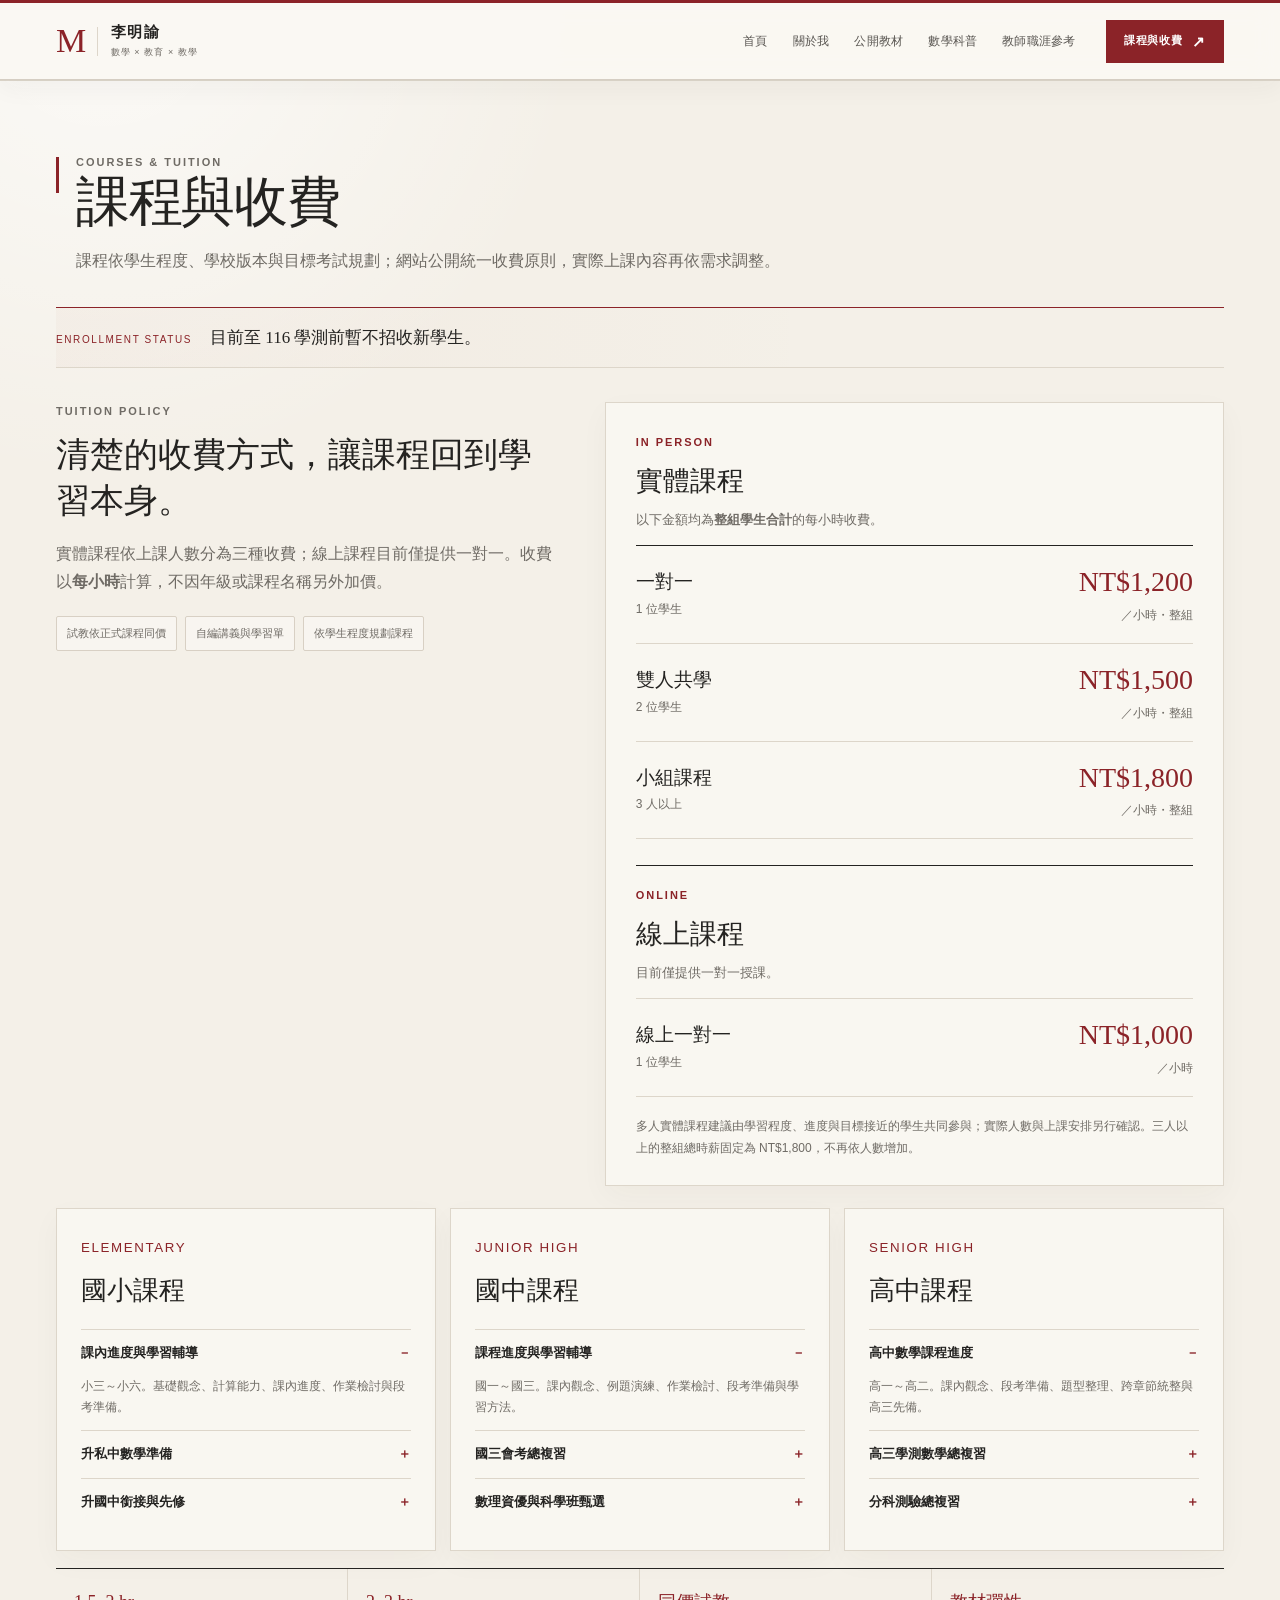
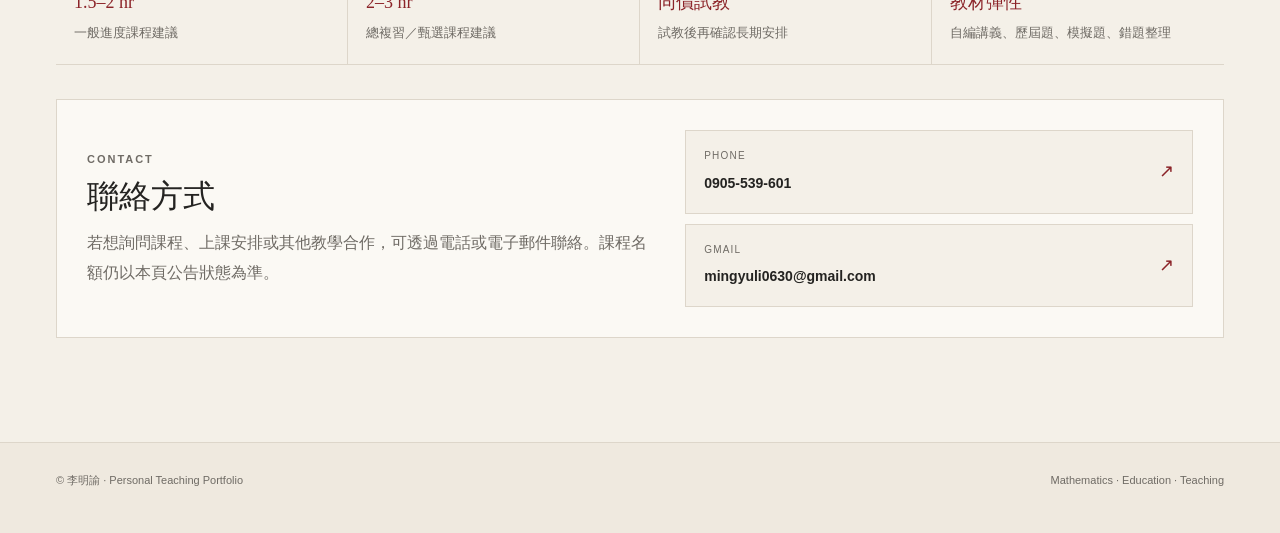
<file: courses.html>
<!DOCTYPE html>

<html lang="zh-Hant">
<head>
<meta charset="utf-8"/>
<meta content="width=device-width, initial-scale=1" name="viewport"/>
<title>課程與收費｜李明諭</title>
<link href="favicon.svg" rel="icon" type="image/svg+xml"/>
<meta content="數學家教與共學課程內容、授課方式、收費原則與聯絡方式。" name="description"/>
<link href="https://mingyuli0630-del.github.io/courses.html" rel="canonical"/>
<meta content="zh_TW" property="og:locale"/>
<meta content="website" property="og:type"/>
<meta content="李明諭｜數學 × 教育 × 教學" property="og:site_name"/>
<meta content="課程與收費｜李明諭" property="og:title"/>
<meta content="數學家教與共學課程內容、授課方式、收費原則與聯絡方式。" property="og:description"/>
<meta content="https://mingyuli0630-del.github.io/courses.html" property="og:url"/>
<meta content="https://mingyuli0630-del.github.io/og-cover-v46.png" property="og:image"/>
<meta content="https://mingyuli0630-del.github.io/og-cover-v46.png" property="og:image:secure_url"/>
<meta content="image/png" property="og:image:type"/>
<meta content="1200" property="og:image:width"/>
<meta content="630" property="og:image:height"/>
<meta content="李明諭｜數學 × 教育 × 教學" property="og:image:alt"/>
<meta content="summary_large_image" name="twitter:card"/>
<meta content="課程與收費｜李明諭" name="twitter:title"/>
<meta content="數學家教與共學課程內容、授課方式、收費原則與聯絡方式。" name="twitter:description"/>
<meta content="https://mingyuli0630-del.github.io/og-cover-v46.png" name="twitter:image"/>





<meta content="#F4F0E8" name="theme-color"/><style>
:root{
  --paper:#F9F7F2;
  --paper2:#FFFDF9;
  --ink:#303431;
  --muted:#74756F;
  --sage:#B87255;
  --sage2:#46524B;
  --line:#E3E0D8;
  --warm:#87917C;
  --serif:"Noto Serif TC","Songti TC","PMingLiU",serif;
  --sans:"Inter","Noto Sans TC","PingFang TC","Microsoft JhengHei",sans-serif;
}
*{box-sizing:border-box}
html{scroll-behavior:smooth}
body{margin:0;background:var(--paper);color:var(--ink);font-family:var(--sans);line-height:1.75}
a{color:inherit;text-decoration:none}
button{font:inherit}
.wrap{max-width:var(--max);margin:auto;padding:0 24px}
header{position:sticky;top:0;z-index:50;background:rgba(249,247,242,.97);backdrop-filter:blur(14px);border-top:3px solid var(--sage);border-bottom:1px solid rgba(217,212,202,.9);box-shadow:0 7px 22px rgba(48,52,49,.035)}
.nav{min-height:78px;display:flex;align-items:center;justify-content:space-between;gap:28px}
.brand{display:flex;align-items:center;gap:12px;flex:0 0 auto}
.brandmark{width:42px;height:42px;border:1px solid var(--ink);border-radius:2px;display:grid;place-items:center;font-family:var(--serif);font-size:21px;transition:.2s ease}
.brand:hover .brandmark{background:var(--ink);color:var(--paper)}
.brand strong{display:block;font-size:14px;letter-spacing:.09em;line-height:1.35}
.brand small{display:block;font-family:var(--serif);font-size:10px;color:var(--muted);letter-spacing:.04em;margin-top:2px}
.nav-right{display:flex;align-items:center;gap:22px;margin-left:auto}
nav{display:flex;align-items:center;gap:5px;font-size:13px}
nav a{position:relative;padding:10px 13px;border:0;border-radius:2px;color:var(--muted);transition:.18s ease;white-space:nowrap}
nav a:hover{background:rgba(184,114,85,.07);color:var(--ink)}
nav a.active{background:rgba(184,114,85,.10);color:var(--ink);font-weight:700}
nav a.active:after{content:"";position:absolute;left:13px;right:13px;bottom:6px;height:1px;background:var(--sage)}
.nav-cta{display:inline-flex;align-items:center;justify-content:center;gap:9px;min-height:44px;padding:0 17px;background:var(--ink);color:var(--paper);border:1px solid var(--ink);font-size:12px;font-weight:700;letter-spacing:.04em;white-space:nowrap;transition:.18s ease}
.nav-cta:hover{background:var(--sage2);border-color:var(--sage2);transform:translateY(-1px)}
.nav-cta.active{background:var(--sage);border-color:var(--sage)}
.nav-cta .arrow{font-size:15px;line-height:1}
.menu-toggle{display:none;width:42px;height:42px;border:1px solid var(--line);background:transparent;color:var(--ink);font-size:18px;cursor:pointer}
section{padding:108px 0}
.border-top{border-top:1px solid var(--line)}
.eyebrow{font-size:11px;letter-spacing:.23em;color:var(--sage);font-weight:700;margin:0 0 10px}
.heading{max-width:790px;margin-bottom:44px}
.heading h2{font-family:var(--serif);font-size:clamp(38px,5vw,62px);font-weight:500;letter-spacing:-.035em;line-height:1.12;margin:0 0 14px}
.heading p{margin:0;color:var(--muted)}

.hero{min-height:calc(100svh - 68px);display:grid;grid-template-columns:1.05fr .95fr;gap:68px;align-items:center;padding-top:58px;padding-bottom:58px}
.hero h1{font-family:var(--serif);font-size:clamp(72px,10vw,120px);font-weight:500;line-height:.92;letter-spacing:-.065em;margin:5px 0 16px}
.hero-en{font-family:var(--serif);font-size:clamp(20px,2.2vw,28px);color:var(--sage);margin:0 0 27px}
.lead{font-size:clamp(19px,2vw,24px);max-width:650px;margin:0 0 30px}
.chips{display:flex;gap:8px;flex-wrap:wrap;margin-bottom:28px}
.chip{border:1px solid var(--line);border-radius:999px;padding:7px 11px;font-size:12px;color:var(--muted);background:rgba(255,255,255,.22)}
.btn{display:inline-flex;align-items:center;justify-content:center;min-height:47px;border:1px solid var(--ink);border-radius:999px;padding:9px 17px;font-size:14px;font-weight:650;background:transparent;cursor:pointer}
.btn.primary{background:var(--ink);color:var(--paper)}
.btn:hover{background:var(--paper2)}
.btn.primary:hover{background:var(--sage2)}

.portrait{position:relative;background:var(--paper2);border:1px solid var(--line);padding:16px 16px 70px;box-shadow:0 18px 50px rgba(48,52,49,.065);min-height:590px}
.portrait:before{content:"";position:absolute;inset:12px -12px -12px 12px;border:1px solid #B77B5C2E;z-index:-1}
.portrait .photo{height:500px;background:
radial-gradient(circle at 50% 34%,#B77B5C2E 0 80px,transparent 81px),
linear-gradient(145deg,#EFEAE2,#FFFDFC);
display:grid;place-items:center;color:var(--sage);font-family:var(--serif);font-size:76px}
.portrait .photo img{width:100%;height:100%;object-fit:cover;object-position:center top;display:block}
.portrait .caption{position:absolute;left:34px;right:34px;bottom:19px;border-top:1px solid var(--line);padding-top:12px;display:flex;justify-content:space-between;gap:15px}
.caption span{font-size:10px;letter-spacing:.14em;color:var(--muted)}
.caption strong{font-family:var(--serif);font-size:12px;font-weight:500}

.about-grid{display:grid;grid-template-columns:190px minmax(0,1fr);gap:64px}
.sticky{position:sticky;top:100px;align-self:start}
.about-intro{font-family:var(--serif);font-size:clamp(28px,3.4vw,43px);line-height:1.55;margin:0 0 34px}
.about-copy{columns:2;column-gap:34px;color:#626761}
.about-copy p{break-inside:avoid;margin:0 0 20px}
.about-story{max-width:980px;width:100%}
.about-intro{padding:0 0 10px}
.about-kicker{font-size:13px;letter-spacing:.16em;text-transform:uppercase;color:var(--sage);margin:0 0 14px}
.about-grid>.heading{max-width:190px;margin-bottom:0}
.about-grid>.heading h2{font-size:clamp(38px,3.2vw,46px);letter-spacing:-.04em;margin-bottom:16px;white-space:nowrap}
.about-grid>.heading>p:not(.eyebrow):not(.about-side-note){font-size:14px;line-height:1.75}
.about-side-nav{margin-top:34px;border-top:1px solid var(--line)}
.about-side-nav a{display:grid;grid-template-columns:25px 1fr;gap:8px;padding:12px 0;border-bottom:1px solid var(--line);text-decoration:none;color:var(--muted);font-size:12px;line-height:1.4}
.about-side-nav a span{font-family:var(--serif);color:var(--sage)}
.about-side-nav a strong{font-weight:500;color:var(--ink)}
.about-side-note{font-family:var(--serif);font-size:15px;line-height:1.65;color:var(--sage2);margin-top:24px}

.about-lead{font-family:var(--serif);font-size:clamp(24px,2.5vw,34px);line-height:1.62;margin:0;max-width:800px;letter-spacing:-.015em}
.about-index{display:grid;grid-template-columns:repeat(3,1fr);gap:0;background:transparent;border-top:1px solid var(--line);border-bottom:1px solid var(--line);margin:34px 0 58px}
.about-index a{display:block;background:transparent;padding:16px 18px 17px 0;text-decoration:none;color:var(--ink);transition:.2s ease;border-right:1px solid var(--line);margin-right:18px}
.about-index a:hover{opacity:.62}
.about-index span{display:inline-block;font-size:11px;letter-spacing:.16em;color:var(--sage);margin-right:10px}
.about-index strong{font-family:var(--serif);font-size:17px;font-weight:500}
.about-index a:last-child{border-right:0;margin-right:0}
.about-chapter{scroll-margin-top:90px;padding:0 0 58px;margin-bottom:58px;border-bottom:1px solid var(--line)}
.about-chapter:last-of-type{margin-bottom:32px}
.about-chapter-head{display:block;margin-bottom:30px;padding-left:0}
.about-no{font-family:var(--serif);font-size:12px;letter-spacing:.22em;color:var(--sage);margin-bottom:10px;padding-top:0;font-variant-numeric:tabular-nums}
.about-chapter h3{font-family:var(--serif);font-size:clamp(31px,3.4vw,44px);font-weight:500;line-height:1.18;margin:0;letter-spacing:-.025em}
.about-deck{font-family:var(--serif);font-size:19px;line-height:1.7;color:var(--sage2);margin:11px 0 0;max-width:none}
.about-body{max-width:860px;margin-left:0;color:#626761;font-size:16px;line-height:1.9}
.about-body p{margin:0 0 18px}
.about-body strong{color:var(--ink)}
.about-body h4{font-family:var(--serif);font-size:23px;font-weight:500;color:var(--ink);margin:38px 0 13px}
.about-quote{font-family:var(--serif);font-size:clamp(21px,2.1vw,28px);line-height:1.65;color:var(--ink);margin:30px 0;padding:4px 0 4px 20px;border-left:2px solid var(--sage)}
.about-subquote{font-family:var(--serif);font-size:20px;line-height:1.7;color:var(--sage2);margin:28px 0}
.about-principles{display:grid;grid-template-columns:repeat(3,1fr);gap:12px;margin:30px 0 8px}
.about-principle{border-top:1px solid var(--line);background:transparent;padding:18px 8px 10px 0}
.about-principle small{display:block;color:var(--sage);letter-spacing:.1em;margin-bottom:10px}
.about-principle strong{font-family:var(--serif);font-size:19px;font-weight:500;line-height:1.45}
.about-detail{margin-top:26px;border-top:1px solid var(--line)}
.about-detail summary{cursor:pointer;list-style:none;padding:18px 0;font-size:14px;letter-spacing:.06em;color:var(--sage2);display:flex;justify-content:space-between;align-items:center}
.about-detail summary::-webkit-details-marker{display:none}
.about-detail summary::after{content:"＋";font-size:20px;font-weight:300}
.about-detail[open] summary::after{content:"－"}
.about-detail-content{padding:10px 0 4px}
.about-status{display:grid;grid-template-columns:1fr 1fr;gap:14px;margin:30px 0}
.about-status-card{border-top:1px solid var(--line);background:transparent;padding:18px 8px 10px 0}
.about-status-card small{display:block;color:var(--sage);letter-spacing:.1em;margin-bottom:9px}
.about-status-card strong{font-family:var(--serif);font-size:20px;font-weight:500;line-height:1.45}
.metrics{display:grid;grid-template-columns:repeat(4,1fr);border-top:1px solid var(--ink);border-bottom:1px solid var(--line);margin-top:38px}
.metric{padding:18px 18px 18px 0;border-right:1px solid var(--line)}
.metric:not(:first-child){padding-left:18px}
.metric:last-child{border-right:0}
.metric strong{display:block;font-family:var(--serif);font-size:23px;font-weight:500}
.metric small{color:var(--muted)}

.dark{background:var(--ink);color:var(--paper)}
.dark .eyebrow{color:#E5DED6}
.dark .heading p{color:#E5DED6}
.framework{display:grid;grid-template-columns:repeat(4,1fr);border-top:1px solid rgba(255,255,255,.24)}
.framework article{min-height:260px;padding:26px 24px 18px 0;border-right:1px solid rgba(255,255,255,.17)}
.framework article:not(:first-child){padding-left:24px}
.framework article:last-child{border-right:0}
.framework span{font-family:var(--serif);color:#E5DED6}
.framework h3{font-family:var(--serif);font-size:27px;font-weight:500;margin:44px 0 10px}
.framework p{margin:0;color:#E5DED6}

.resume-grid{display:grid;grid-template-columns:1.3fr .7fr;gap:54px}
.timeline{border-top:1px solid var(--ink)}
.timeline article{display:grid;grid-template-columns:150px minmax(0,1fr);gap:30px;padding:28px 0;border-bottom:1px solid var(--line)}
.timeline .k{font-family:var(--serif);font-size:12px;line-height:1.55;letter-spacing:.04em;color:var(--sage);font-variant-numeric:tabular-nums}
.timeline h3{margin:0 0 5px;font-family:var(--serif);font-size:21px;font-weight:500}
.timeline .role{margin:0 0 9px;font-size:13px;letter-spacing:.05em;color:var(--sage2)}
.timeline p{margin:0;color:var(--muted);line-height:1.75}
.sidecard{background:var(--sage2);color:var(--paper);padding:30px;align-self:start}
.sidecard h3{font-family:var(--serif);font-size:30px;font-weight:500;margin:0 0 18px}
.sidecard ul{list-style:none;padding:0;margin:0}
.sidecard li{padding:9px 0;border-bottom:1px solid rgba(255,255,255,.16)}

.feature{display:grid;grid-template-columns:1fr 1fr;background:var(--paper2);border:1px solid var(--line);margin-bottom:16px}
.featurecopy{padding:38px}
.featurecopy h3{font-family:var(--serif);font-size:38px;line-height:1.2;font-weight:500;margin:9px 0 14px}
.featurecopy p{color:var(--muted)}
.tags{display:flex;gap:7px;flex-wrap:wrap;margin:20px 0}
.tag{border:1px solid var(--line);border-radius:999px;padding:5px 9px;font-size:11px;color:var(--muted)}
.preview{min-height:355px;background:
repeating-linear-gradient(0deg,transparent 0 29px,#B77B5C1F 30px 31px),
radial-gradient(circle at 66% 34%,transparent 0 64px,#B77B5C38 65px 67px,transparent 68px),
linear-gradient(135deg,#ece7dd,#FFFDFC);
display:flex;align-items:flex-end;padding:20px}
.preview span{font-family:var(--serif);font-size:13px;background:rgba(251,249,244,.9);padding:8px 10px;color:var(--sage)}
.cards{display:grid;grid-template-columns:repeat(3,1fr);gap:14px}
.card{background:var(--paper2);border:1px solid var(--line);padding:24px;min-height:240px}
.card small{color:var(--sage);letter-spacing:.1em}
.card h3{font-family:var(--serif);font-size:27px;line-height:1.3;font-weight:500;margin:16px 0 10px}
.card p{color:var(--muted);margin:0}

.gallery{display:grid;grid-template-columns:1.3fr .7fr .7fr;grid-auto-rows:230px;gap:12px}
.g{position:relative;border:1px solid var(--line);overflow:hidden;background:linear-gradient(145deg,#e7e3da,#FFFDFC)}
.g.big{grid-row:span 2}
.g img{position:absolute;inset:0;width:100%;height:100%;object-fit:cover;display:block;transition:transform .45s ease}
.g:hover img{transform:scale(1.025)}
.g.focus-top img{object-position:center 28%}
.g.focus-right img{object-position:66% center}
.g .p{position:absolute;inset:0;display:grid;place-items:center;font-family:var(--serif);font-size:56px;color:#B77B5C5C}
.g:after{content:"";position:absolute;inset:45% 0 0;background:linear-gradient(transparent,rgba(39,48,43,.60))}
.g label{position:absolute;z-index:2;left:16px;right:16px;bottom:14px;padding-top:9px;border-top:1px solid rgba(255,255,255,.62);display:flex;justify-content:space-between;color:#fff;font-size:11px}
/* Teaching Moments: six photos use one consistent visual scale */
.teaching-gallery{
  display:grid;
  grid-template-columns:repeat(3,minmax(0,1fr));
  grid-auto-rows:auto;
  gap:16px;
}
.teaching-gallery .g{
  margin:0;
  aspect-ratio:4 / 3;
  min-width:0;
}
.teaching-gallery .g.big{
  grid-row:auto;
  grid-column:auto;
}
.teaching-gallery .g label{
  left:14px;
  right:14px;
  bottom:12px;
  gap:12px;
  align-items:flex-end;
}
.teaching-gallery .g label span{
  font-size:12px;
  line-height:1.45;
}
.teaching-gallery .g label strong{
  flex:0 0 auto;
  font-size:10px;
  font-weight:500;
  letter-spacing:.08em;
}


.growth{display:grid;grid-template-columns:repeat(3,1fr);gap:18px}
.grow{border-top:2px solid var(--sage);padding-top:20px}
.grow h3{font-family:var(--serif);font-size:27px;line-height:1.35;font-weight:500;margin:8px 0}
.grow p{color:var(--muted)}

.notes{display:grid;grid-template-columns:1fr 1fr;border-top:1px solid var(--ink)}
.note{padding:26px 28px 26px 0;border-bottom:1px solid var(--line)}
.note:nth-child(odd){border-right:1px solid var(--line)}
.note:nth-child(even){padding-left:28px}
.note small{color:var(--sage);letter-spacing:.1em}
.note h3{font-family:var(--serif);font-size:27px;font-weight:500;line-height:1.35;margin:9px 0}
.note p{color:var(--muted);margin:0}

.cvpromo{display:grid;grid-template-columns:1fr auto;gap:28px;align-items:center;padding:36px;border:1px solid var(--line);background:var(--paper2)}
.cvpromo h3{font-family:var(--serif);font-size:34px;font-weight:500;margin:0 0 8px}
.cvpromo p{margin:0;color:var(--muted);max-width:700px}

.contact{background:var(--sage2);color:var(--paper);padding:66px;text-align:center}
.contact h2{font-family:var(--serif);font-size:clamp(40px,5vw,62px);font-weight:500;line-height:1.2;margin:7px auto 14px}
.contact p{color:#E5DED6}
footer{border-top:1px solid var(--line);padding:28px 0 42px;color:var(--muted);font-size:11px}
footer .wrap{display:flex;justify-content:space-between;align-items:center;gap:18px;flex-wrap:wrap}


/* Courses & Tuition */
.enrollment-notice{
  display:flex;
  gap:18px;
  align-items:baseline;
  margin:-8px 0 34px;
  padding:15px 0;
  border-top:1px solid var(--sage);
  border-bottom:1px solid var(--line);
}
.enrollment-notice small{
  flex:0 0 auto;
  font-size:10px;
  letter-spacing:.16em;
  color:var(--sage);
}
.enrollment-notice strong{
  font-family:var(--serif);
  font-size:17px;
  font-weight:500;
  color:var(--ink);
}
.course-shell{display:grid;grid-template-columns:.9fr 1.1fr;gap:42px;align-items:start}
.course-intro{position:sticky;top:96px}
.course-intro .price-lead{font-family:var(--serif);font-size:34px;line-height:1.35;margin:7px 0 16px}
.course-intro p{color:var(--muted)}
.course-badges{display:flex;gap:8px;flex-wrap:wrap;margin-top:20px}
.course-badge{border:1px solid var(--line);border-radius:99px;padding:7px 10px;background:var(--paper2);font-size:11px;color:var(--muted)}
.pricebox{background:var(--paper2);border:1px solid var(--line);padding:26px}
.pricebox h3{font-family:var(--serif);font-size:28px;font-weight:500;margin:0 0 16px}
.price-table-wrap{overflow-x:auto}
.price-table{width:100%;border-collapse:collapse;min-width:610px}
.price-table th,.price-table td{padding:12px 10px;border-bottom:1px solid var(--line);text-align:left;font-size:12px;vertical-align:top}
.price-table th{font-size:10px;letter-spacing:.1em;color:var(--muted);font-weight:700}
.price-table td strong{font-family:var(--serif);font-size:17px;font-weight:500}
.price-note{margin-top:14px;padding-top:14px;border-top:1px solid var(--line);font-size:11px;color:var(--muted)}
.course-types{margin-top:22px;display:grid;grid-template-columns:repeat(3,1fr);gap:14px;align-items:stretch}
.course-group{background:var(--paper2);border:1px solid var(--line);padding:24px;height:100%}
.course-group>small{color:var(--sage);letter-spacing:.12em}
.course-group h3{font-family:var(--serif);font-size:26px;font-weight:500;margin:7px 0 15px}
.course-group details{border-top:1px solid var(--line)}
.course-group summary{cursor:pointer;padding:12px 0;font-size:13px;font-weight:650;list-style:none}
.course-group summary::-webkit-details-marker{display:none}
.course-group summary:after{content:"＋";float:right;color:var(--sage)}
.course-group details[open] summary:after{content:"－"}
.course-group details p{font-size:12px;color:var(--muted);margin:0 0 12px}
.course-info{display:grid;grid-template-columns:repeat(4,1fr);margin-top:17px;border-top:1px solid var(--ink);border-bottom:1px solid var(--line)}
.course-info div{padding:18px;border-right:1px solid var(--line);min-width:0}
.course-info div:last-child{border-right:0}
.course-info strong{display:block;font-family:var(--serif);font-size:18px;font-weight:500}
.course-info small{color:var(--muted)}

/* Resume builder */
.resume-layer{position:fixed;inset:0;background:rgba(39,48,43,.64);backdrop-filter:blur(5px);z-index:100;display:none;overflow:auto;padding:24px}
.resume-layer.open{display:block}
.builder{max-width:1180px;margin:auto;display:grid;grid-template-columns:310px 1fr;gap:16px}
.controls{background:var(--paper);padding:24px;position:sticky;top:0;align-self:start;max-height:calc(100vh - 48px);overflow:auto}
.controls h3{font-family:var(--serif);font-size:28px;font-weight:500;margin:0 0 8px}
.controls p{font-size:12px;color:var(--muted)}
.controlrow{padding:12px 0;border-top:1px solid var(--line)}
.controlrow label{display:flex;align-items:center;gap:9px;font-size:13px;cursor:pointer}
.ctrl-actions{display:flex;gap:8px;flex-wrap:wrap;margin-top:16px}
.resume-paper{background:#fff;color:#1c211e;min-height:1123px;padding:58px 66px;box-shadow:0 20px 70px rgba(0,0,0,.22)}
.r-head{display:grid;grid-template-columns:1fr auto;gap:20px;border-bottom:1.5px solid #222;padding-bottom:20px;margin-bottom:24px}
.r-head h1{font-family:var(--serif);font-size:38px;font-weight:500;margin:0}
.r-head .sub{font-size:14px;color:#555;margin-top:4px}
.r-contact{text-align:right;font-size:11px;color:#555}
.r-section{margin:23px 0}
.r-section.hidden{display:none}
.r-section h2{font-size:11px;letter-spacing:.18em;text-transform:uppercase;border-bottom:1px solid #bbb;padding-bottom:5px;margin:0 0 12px}
.r-item{display:grid;grid-template-columns:125px 1fr;gap:16px;margin:11px 0}
.r-date{font-size:11px;color:#666}
.r-item h3{font-size:14px;margin:0 0 3px}
.r-item p{font-size:12px;line-height:1.5;color:#444;margin:0}
.r-list{margin:0;padding-left:18px;font-size:12px;color:#444}
.r-note{font-size:10px;color:#777;margin-top:18px}

/* language */
.en-only{display:none}
body.resume-en .zh-only{display:none!important}
body.resume-en .en-only{display:block!important}




@media print{
  body{background:#fff}
  header,main,footer,.controls{display:none!important}
  .resume-layer{display:block!important;position:static;background:none;padding:0}
  .builder{display:block;max-width:none}
  .resume-paper{box-shadow:none;min-height:auto;padding:0;margin:0}
  @page{size:A4;margin:14mm}
}

/* Public Resources */
.resources-toolbar{display:flex;justify-content:space-between;gap:18px;align-items:center;margin-bottom:24px;flex-wrap:wrap}
.resource-search{flex:1;min-width:240px;max-width:430px;display:flex;align-items:center;border:1px solid var(--line);background:var(--paper2);border-radius:999px;padding:0 14px}
.resource-search input{width:100%;border:0;background:transparent;outline:0;padding:10px 4px;font:inherit;font-size:13px;color:var(--ink)}
.resource-filters{display:flex;gap:8px;flex-wrap:wrap}
.filter-btn{border:1px solid var(--line);background:transparent;border-radius:999px;padding:7px 11px;font-size:11px;color:var(--muted);cursor:pointer}
.filter-btn.active{background:var(--ink);color:var(--paper);border-color:var(--ink)}
.resource-grid{display:grid;grid-template-columns:repeat(3,minmax(0,1fr));gap:16px;align-items:stretch}
.resource-card{background:var(--paper2);border:1px solid var(--line);display:flex;flex-direction:column;min-height:340px;height:100%}
.resource-cover{height:160px;position:relative;overflow:hidden;border-bottom:1px solid var(--line);background:repeating-linear-gradient(0deg,transparent 0 28px,#B77B5C17 29px 30px),linear-gradient(145deg,#ece7dc,#FFFDFC)}
.resource-cover .symbol{position:absolute;right:18px;top:8px;font-family:var(--serif);font-size:72px;color:#B77B5C42}
.resource-cover .level{position:absolute;left:16px;top:14px;border:1px solid rgba(48,52,49,.13);background:rgba(251,249,244,.75);border-radius:999px;padding:4px 8px;font-size:10px;color:var(--sage2)}
.resource-body{padding:20px;display:flex;flex-direction:column;flex:1}
.resource-meta{display:flex;justify-content:space-between;gap:12px;font-size:10px;letter-spacing:.08em;color:var(--sage);text-transform:uppercase}
.resource-card h3{font-family:var(--serif);font-weight:500;font-size:25px;line-height:1.3;margin:10px 0 8px}
.resource-card p{font-size:12px;color:var(--muted);margin:0 0 16px}
.resource-tags{display:flex;gap:6px;flex-wrap:wrap;margin-top:auto;margin-bottom:16px}
.resource-tag{font-size:10px;border:1px solid var(--line);border-radius:999px;padding:4px 7px;color:var(--muted)}
.resource-actions{display:flex;gap:7px;flex-wrap:wrap;align-items:center}
.resource-link{display:inline-flex;align-items:center;justify-content:center;border:1px solid var(--ink);border-radius:999px;padding:7px 10px;font-size:11px;cursor:pointer;background:transparent}
.resource-link.primary{background:var(--ink);color:var(--paper)}
.resource-link.disabled{opacity:.4;pointer-events:none;border-color:var(--line)}
.resource-count{font-size:11px;color:var(--muted);margin-bottom:10px}
.resources-note{margin-top:28px;display:grid;grid-template-columns:1.15fr .85fr;gap:18px}
.resources-note>div{border-top:1px solid var(--ink);padding-top:18px}
.resources-note h3{font-family:var(--serif);font-size:25px;font-weight:500;margin:0 0 7px}
.resources-note p{font-size:12px;color:var(--muted);margin:0}
.resource-modal{position:fixed;inset:0;z-index:120;background:rgba(39,48,43,.64);backdrop-filter:blur(6px);display:none;padding:24px;overflow:auto}
.resource-modal.open{display:grid;place-items:center}
.resource-modal-card{max-width:720px;width:100%;background:var(--paper2);border:1px solid var(--line);padding:30px;position:relative}
.resource-modal-card h3{font-family:var(--serif);font-size:34px;font-weight:500;margin:4px 0 10px}
.resource-modal-card p{color:var(--muted)}
.resource-modal-close{position:absolute;right:16px;top:14px;border:1px solid var(--line);border-radius:50%;width:34px;height:34px;background:transparent;cursor:pointer}
.resource-modal-list{display:grid;grid-template-columns:repeat(2,1fr);gap:12px;margin-top:18px}
.resource-modal-list div{border-top:1px solid var(--line);padding-top:10px}
.resource-modal-list strong{display:block;font-family:var(--serif);font-weight:500;font-size:16px}
.resource-modal-list small{color:var(--muted)}













/* V14 — Apricot × Olive */
body{
  background:
    radial-gradient(circle at 88% 7%, rgba(184,114,85,.045), transparent 27%),
    radial-gradient(circle at 7% 58%, rgba(135,145,124,.035), transparent 24%),
    var(--paper);
}
.eyebrow{color:#A96549}
.btn.primary{
  background:var(--sage2);
  border-color:var(--sage2);
}
.btn.primary:hover{
  background:#39443F;
  border-color:#39443F;
}
.btn.ghost:hover{
  border-color:#CBC7BE;
  background:rgba(255,253,249,.76);
}
.enrollment-notice{
  border-top-color:#C98B6D;
  background:linear-gradient(90deg,rgba(184,114,85,.045),transparent 66%);
}
.enrollment-notice small{color:#A96549}

/* Keep warm orange as an accent; use olive for structural cues. */
.timeline-dot{background:var(--warm)}
.step-no{background:var(--sage)}
.about-detail summary::after{color:var(--warm)}
.resource-cover{
  background:linear-gradient(145deg,#EFEAE2,#FFFDF9);
}

/* Softer dark blocks: less brown, more neutral teacher-portfolio tone. */
.sidecard,.contact{
  background:var(--sage2);
}
.sidecard p,.contact p{
  color:rgba(249,247,242,.78);
}

a:focus-visible,button:focus-visible,summary:focus-visible{
  outline:2px solid #B87255;
  outline-offset:3px;
}


.hero-identity{
  display:inline-flex;
  align-items:center;
  gap:9px;
  color:#A96549;
  letter-spacing:.12em;
}
.hero-identity::before{
  content:"";
  width:22px;
  height:1px;
  background:currentColor;
  opacity:.72;
}


.hero-identity{
  letter-spacing:.08em;
  text-transform:none;
}




/* V25 — Teacher career reference, positioned away from personal tuition */

/* Compact career reference: secondary content on the homepage */
.career-compact{padding:38px 0}
.career-details{border-top:1px solid var(--ink);border-bottom:1px solid var(--line)}
.career-details summary{list-style:none;cursor:pointer;display:flex;align-items:center;justify-content:space-between;gap:24px;padding:22px 0}
.career-details summary::-webkit-details-marker{display:none}
.career-summary-copy .eyebrow{margin:0 0 6px}
.career-summary-copy h2{font-family:var(--serif);font-size:clamp(24px,3vw,34px);font-weight:500;letter-spacing:-.025em;line-height:1.15;margin:0 0 5px}
.career-summary-copy>p:last-child{margin:0;color:var(--muted);font-size:12px}
.career-summary-action{flex:0 0 auto;font-size:11px;letter-spacing:.06em;color:var(--sage2);white-space:nowrap}
.career-summary-action span{display:inline-block;margin-left:5px;transition:transform .2s ease}
.career-details[open] .career-summary-action span{transform:rotate(45deg)}
.career-details-body{padding:24px 0 38px}
.career-details-body .career-intro{margin-top:0}

.career-intro{max-width:820px;margin-bottom:28px;color:var(--muted)}
.career-callout{display:grid;grid-template-columns:repeat(2,minmax(0,1fr));gap:20px;margin:0 0 28px;align-items:stretch}
.career-callout>div{border-top:1px solid var(--ink);padding:18px 0 0;min-width:0}
.career-callout strong{display:block;font-family:var(--serif);font-size:22px;font-weight:500;margin-bottom:5px}
.career-callout p{margin:0;color:var(--muted);font-size:12px}
.career-table-wrap{overflow-x:auto;border-top:1px solid var(--ink);-webkit-overflow-scrolling:touch}
.career-table{width:100%;min-width:1080px;border-collapse:collapse;background:var(--paper2)}
.career-table th,.career-table td{padding:15px 13px;text-align:left;vertical-align:top;border-bottom:1px solid var(--line);font-size:12px;line-height:1.65}
.career-table th{font-size:10px;letter-spacing:.08em;color:var(--muted);font-weight:600;background:#F3F0E9;white-space:nowrap}
.career-table td:first-child{width:155px}
.career-table td:nth-child(2){width:150px}
.career-table td:nth-child(3){width:160px}
.career-table td:nth-child(4){width:90px}
.career-table td:nth-child(5){width:90px}
.career-table strong{font-family:var(--serif);font-size:16px;font-weight:500;color:var(--ink)}
.career-table .money{font-family:var(--serif);font-size:17px;color:var(--sage);white-space:nowrap}
.career-table .sub{display:block;color:var(--muted);font-size:10px;margin-top:4px}
.career-tag{display:inline-block;border:1px solid var(--line);border-radius:999px;padding:3px 7px;font-size:10px;white-space:nowrap}
.career-notes{display:grid;grid-template-columns:1.1fr .9fr;gap:28px;margin-top:28px}
.career-notes>div{border-top:1px solid var(--ink);padding-top:16px}
.career-notes h3{font-family:var(--serif);font-size:23px;font-weight:500;margin:0 0 8px}
.career-notes p,.career-notes li{font-size:12px;color:var(--muted)}
.career-notes ul{margin:8px 0 0;padding-left:18px}
.career-source-list{display:grid;gap:8px}
.career-source-list a{font-size:11px;color:var(--sage2);text-decoration:underline;text-decoration-color:rgba(70,82,75,.25);text-underline-offset:3px}
.career-updated{font-size:10px;color:var(--muted);letter-spacing:.05em;margin-top:14px}



    .career-star-note {
      margin-top: .35rem;
      font-size: .88rem;
      color: var(--muted);
    }
  



/* V28 — true multi-page structure */

.page-career #career{padding:72px 0 108px}
.page-career .career-details{border-top:0}
.page-career .career-details summary{cursor:default;pointer-events:none;padding-top:10px}
.page-career .career-summary-action{display:none}
.page-career .career-summary-copy h2{font-size:clamp(38px,5vw,62px)}
.page-courses #courses,.page-resources #resources,.page-about #about{padding-top:72px}
.page-intro{padding:72px 0 28px}
.page-intro .heading{margin-bottom:0}
.page-links{display:grid;grid-template-columns:repeat(3,1fr);gap:12px;margin-top:34px}
.page-link{border-top:1px solid var(--line);padding:18px 8px 8px 0}
.page-link small{display:block;color:var(--sage);letter-spacing:.12em;margin-bottom:8px}
.page-link strong{font-family:var(--serif);font-size:19px;font-weight:500}
.page-link p{font-size:13px;color:var(--muted);margin:7px 0 0}



/* V32: let short prose use the available width; wrap only when the viewport really requires it. */
.heading,.lead,.about-story,.about-lead,.about-deck,.career-intro,.cvpromo p{max-width:none}

/* V39 — contact block */
.contact-panel{margin-top:34px;padding:30px;border:1px solid var(--line);background:var(--paper2);display:grid;grid-template-columns:minmax(0,1fr) minmax(340px,.9fr);gap:34px;align-items:center}
.contact-panel .contact-copy h3{font-family:var(--serif);font-size:clamp(24px,2.5vw,34px);font-weight:500;line-height:1.25;margin:6px 0 12px}
.contact-panel .contact-copy p{margin:0;color:var(--muted);line-height:1.9;max-width:650px}
.contact-links{display:grid;gap:10px}
.contact-link{display:flex;align-items:center;justify-content:space-between;gap:18px;padding:16px 18px;border:1px solid var(--line);background:var(--paper);transition:.18s ease}
.contact-link:hover{border-color:var(--sage);transform:translateY(-1px);background:rgba(184,114,85,.04)}
.contact-link span{display:block;min-width:0}
.contact-link small{display:block;color:var(--muted);font-size:10px;letter-spacing:.12em;margin-bottom:4px}
.contact-link strong{font-size:14px;font-weight:700;overflow-wrap:anywhere}
.contact-link .contact-arrow{font-size:18px;color:var(--sage);flex:0 0 auto}




/* V41 — Editorial Burgundy identity, inspired by the approved visual reference */
:root{
  --paper:#F4F0E8;
  --paper2:#FBF9F4;
  --ink:#242321;
  --muted:#6F6B65;
  --sage:#8B2328;
  --sage2:#3D3B37;
  --line:#DDD6CA;
  --warm:#B5AA98;
  --soft:#ECE5DA;
  --max:1240px;
}
body{
  background:
    radial-gradient(circle at 8% 0%,rgba(255,255,255,.68),transparent 30rem),
    var(--paper);
  color:var(--ink);
}
::selection{background:rgba(139,35,40,.14);color:var(--ink)}

/* Header / logo */
header{
  background:rgba(250,248,243,.96);
  border-top:0;
  border-bottom:1px solid rgba(205,197,185,.82);
  box-shadow:0 8px 26px rgba(50,43,37,.045);
}
header::before{content:"";display:block;height:3px;background:var(--sage)}
.nav{min-height:76px}
.brand{gap:13px}
.brandmark{
  width:auto;height:auto;min-width:38px;border:0;border-radius:0;
  position:relative;padding:0 14px 0 0;
  font-family:var(--serif);font-size:34px;line-height:1;color:var(--sage);
  letter-spacing:-.08em;
}
.brandmark::after{content:"";position:absolute;right:0;top:3px;bottom:2px;width:1px;background:var(--line)}
.brand:hover .brandmark{background:transparent;color:var(--ink)}
.brand strong{font-family:var(--serif);font-size:15px;letter-spacing:.12em;font-weight:650;color:var(--ink)}
.brand small{font-family:var(--sans);font-size:9px;letter-spacing:.12em;text-transform:uppercase;color:var(--muted);margin-top:3px}
.nav-right{gap:18px}
nav{gap:1px}
nav a{border-radius:0;padding:10px 12px;color:#595651;font-size:12px;letter-spacing:.02em}
nav a:hover{background:transparent;color:var(--sage)}
nav a.active{background:transparent;color:var(--ink);font-weight:700}
nav a.active:after{left:12px;right:12px;bottom:4px;height:2px;background:var(--sage)}
.nav-cta{min-height:43px;padding:0 17px;background:#353638;border-color:#353638;color:#fff;border-radius:0;font-size:11px;letter-spacing:.08em}
.nav-cta:hover{background:var(--sage);border-color:var(--sage)}
.nav-cta.active{background:var(--sage);border-color:var(--sage)}
.menu-toggle{border-color:var(--line);background:var(--paper2);border-radius:50%}

/* Type and section rhythm */
section{padding:96px 0}
.eyebrow{color:var(--sage);letter-spacing:.18em}
.heading{position:relative;padding-left:20px;margin-bottom:40px;max-width:860px}
.heading::before{content:"";position:absolute;left:0;top:4px;width:3px;height:36px;background:var(--sage)}
.heading h2{font-size:clamp(34px,4.4vw,54px);letter-spacing:-.025em}
.heading p:not(.eyebrow){max-width:760px}
.border-top{border-top-color:var(--line)}

/* Homepage hero */
.page-home #home{padding:0}
.hero{min-height:calc(100svh - 79px);grid-template-columns:minmax(0,.92fr) minmax(430px,1.08fr);gap:62px;padding-top:66px;padding-bottom:66px}
.hero>div:first-child{position:relative;z-index:1}
.hero-identity{display:inline-flex;align-items:center;gap:10px;margin-bottom:20px;color:var(--muted);letter-spacing:.08em;font-size:11px}
.hero-identity::before{content:"";display:inline-block;position:static;width:34px;height:2px;background:var(--sage);transform:none}
.hero h1{font-size:clamp(76px,9vw,112px);line-height:.94;letter-spacing:-.055em;margin:0 0 18px;color:#181817}
.hero-en{font-family:var(--serif);font-size:clamp(25px,2.8vw,34px);color:var(--ink);letter-spacing:.08em;margin:0 0 26px}
.lead{font-family:var(--serif);font-size:clamp(21px,2.2vw,28px);line-height:1.55;margin:0 0 14px;max-width:590px}
.hero-note{max-width:600px;margin:0 0 30px;color:var(--muted);font-size:14px;line-height:1.85}
.btn{border-radius:0;min-height:45px;padding:9px 16px;font-size:12px;letter-spacing:.04em}
.btn.primary{background:#353638;border-color:#353638;color:#fff}
.btn.primary:hover{background:var(--sage);border-color:var(--sage)}
.btn:hover{background:var(--paper2);border-color:var(--sage);color:var(--sage)}

.portrait{padding:0;min-height:570px;border:0;background:#EAE3D8;box-shadow:0 24px 58px rgba(45,38,33,.10);overflow:hidden}
.portrait:before{display:none}
.portrait .photo{height:570px;background:linear-gradient(145deg,#E6DED2,#FBF8F1);font-size:70px;color:var(--sage)}
.portrait .photo img{object-position:center 22%}
.portrait::after{content:"";position:absolute;inset:0;background:linear-gradient(180deg,transparent 62%,rgba(28,26,23,.42));pointer-events:none}
.portrait .caption{z-index:2;left:24px;right:24px;bottom:20px;border-top-color:rgba(255,255,255,.65);color:#fff}
.portrait .caption span,.portrait .caption strong{color:#fff}

/* Editorial cards and content */
.card,.feature,.resource-card,.pricebox,.course-group,.contact-card,.career-callout{border-color:var(--line);box-shadow:0 10px 28px rgba(56,48,40,.035)}
.card,.feature,.resource-card,.pricebox,.course-group{background:rgba(251,249,244,.84)}
.card h3,.featurecopy h3,.course-group h3{color:var(--ink)}
.tag,.chip,.course-badge{border-radius:2px;background:rgba(255,255,255,.34)}
.text-link,.resource-link{color:var(--sage)}
.home-feature-row small,.home-links small,.course-group>small,.resource-meta,.about-no{color:var(--sage)}
.home-links a{transition:.2s ease}
.home-links a:hover{background:rgba(139,35,40,.035)}

/* About */
.about-grid>.heading{padding-left:18px}
.about-grid>.heading::before{height:32px}
.about-kicker{color:var(--sage)}
.about-index span,.about-principle small,.about-status-card small{color:var(--sage)}
.about-quote{border-left-color:var(--sage)}
.about-side-note,.about-deck,.about-subquote{color:#554E48}

/* Dark / emphasis */
.dark{background:#30302F;color:#F6F1E8}
.sidecard,.contact{background:#343532}
.grow{border-top-color:var(--sage)}

/* Tables */
.price-table-wrap,.career-table-wrap{border:1px solid var(--line);background:var(--paper2);scrollbar-color:#AFA79B transparent}
.price-table thead th,.career-table thead th{background:#EDE5D9;color:#393633}
.price-table tbody tr:nth-child(even),.career-table tbody tr:nth-child(even){background:rgba(237,229,217,.28)}
.price-table tbody tr:hover,.career-table tbody tr:hover{background:rgba(139,35,40,.045)}
.price-scroll-hint{color:var(--sage);background:linear-gradient(90deg,transparent,rgba(139,35,40,.045),transparent)}
.money,.career-stars{color:var(--sage)}

/* Courses */
.enrollment-notice{border-top-color:var(--sage)}
.enrollment-notice small{color:var(--sage)}
.course-badge{border-color:#D8D0C4}
.course-info strong{color:var(--sage)}
.contact-method{border-color:var(--line)}

/* Footer */
footer{background:#EFE9DF;border-top-color:var(--line)}







/* Graceful image fallback when local photo assets are not present yet */
.portrait .photo{position:relative}
.portrait .photo::before{content:"M";position:absolute;inset:0;display:grid;place-items:center;font-family:var(--serif);font-size:clamp(72px,9vw,120px);color:rgba(139,35,40,.22);z-index:0}
.portrait .photo img{position:relative;z-index:1;background:transparent}
.g img{z-index:1}


/* V46 — consolidated responsive system */
img,svg,video{max-width:100%;height:auto}
html,body{max-width:100%;overflow-x:hidden}
.wrap{width:min(100%,var(--max));margin-inline:auto}
.course-shell>* ,.feature>* ,.resume-grid>* ,.about-grid>* ,.home-intro-grid>* ,.resources-note>*{min-width:0}
.pricebox{min-width:0;max-width:100%}

/* Compact navigation before tablet widths become crowded. */
@media (max-width:1100px){
  .nav{min-height:68px;gap:12px}
  .brand small{display:none}
  .nav-right{gap:8px}
  .nav-right nav{display:none;position:absolute;top:70px;left:0;right:0;background:rgba(251,249,244,.99);border-bottom:1px solid var(--line);padding:12px 28px 18px;box-shadow:0 14px 28px rgba(48,52,49,.08);z-index:60}
  .nav-right nav.open{display:grid;grid-template-columns:repeat(2,minmax(0,1fr));gap:4px}
  .nav-right nav a{display:block;padding:12px 14px}
  .menu-toggle{display:grid;place-items:center}
  .nav-cta{display:inline-flex;min-height:40px;padding:0 13px;font-size:11px}
}

/* Desktop */
@media (min-width:1200px){
  .wrap{padding-inline:36px}
  section{padding-block:104px}
  .hero{min-height:calc(100svh - 79px);grid-template-columns:minmax(0,.92fr) minmax(430px,1.08fr);gap:62px;padding-top:66px;padding-bottom:66px}
  .portrait{min-height:570px}
  .portrait .photo{height:570px}
  .home-intro-grid{gap:76px}
  .career-table-wrap,.price-table-wrap{scrollbar-width:thin}
}

/* iPad landscape / small laptop */
@media (min-width:1024px) and (max-width:1199px){
  .wrap{padding-inline:32px}
  section{padding-block:88px}
  .hero{min-height:auto;grid-template-columns:minmax(0,1.04fr) minmax(360px,.96fr);gap:42px;padding-top:54px;padding-bottom:58px}
  .hero h1{font-size:clamp(72px,8.8vw,96px)}
  .lead{font-size:20px}
  .portrait{min-height:500px}
  .portrait .photo{height:500px}
  .about-grid{grid-template-columns:150px minmax(0,1fr);gap:40px}
  .about-grid>.heading{max-width:150px}
  .cards,.growth{grid-template-columns:repeat(2,minmax(0,1fr))}
  .gallery,.teaching-gallery{grid-template-columns:repeat(2,minmax(0,1fr))}
  .home-links{grid-template-columns:repeat(3,minmax(0,1fr))}
  .career-table{min-width:1040px}
}

/* iPad portrait / tablet */
@media (min-width:768px) and (max-width:1023px){
  .wrap{padding-inline:30px}
  section{padding-block:82px}
  .heading{margin-bottom:36px}
  .heading h2{font-size:clamp(40px,6vw,54px)}
  .hero{min-height:auto;grid-template-columns:1fr;gap:42px;padding-top:58px;padding-bottom:66px}
  .hero>div:first-child{max-width:720px}
  .hero h1{font-size:clamp(76px,12vw,104px)}
  .lead{max-width:720px;font-size:21px}
  .portrait{width:min(72vw,620px);min-height:auto;margin-left:auto;margin-right:0}
  .portrait .photo{height:auto;aspect-ratio:4/4.6}
  .about-grid,.resume-grid,.feature,.course-shell,.resources-note,.about-intro{grid-template-columns:1fr}
  .sticky,.course-intro,.about-side-nav{position:static}
  .about-side-note{display:none}
  .about-grid>.heading{max-width:none}
  .about-grid>.heading h2{white-space:normal}
  .about-copy{columns:1}
  .about-index{grid-template-columns:repeat(2,minmax(0,1fr))}
  .about-chapter-head{grid-template-columns:90px minmax(0,1fr)}
  .about-body{padding-left:90px}
  .metrics,.framework,.course-info,.about-principles,.about-status{grid-template-columns:repeat(2,minmax(0,1fr))}
  .cards,.growth,.course-types,.resource-grid{grid-template-columns:repeat(2,minmax(0,1fr))}
  .gallery,.teaching-gallery{grid-template-columns:repeat(2,minmax(0,1fr));gap:14px}
  .g.big,.teaching-gallery .g.big{grid-column:auto;grid-row:auto}
  .home-intro-grid{grid-template-columns:1fr;gap:30px}
  .home-feature-row{grid-template-columns:repeat(3,minmax(0,1fr))}
  .home-explore-head{display:block}
  .home-explore-head>p{margin-top:12px;max-width:680px}
  .home-links{grid-template-columns:repeat(3,minmax(0,1fr))}
  .home-links a{min-height:150px;padding:22px 42px 22px 20px}
  .career-table-wrap,.price-table-wrap{overscroll-behavior-inline:contain}
  .cvpromo{grid-template-columns:1fr auto}
  .contact-panel{grid-template-columns:1fr}

  /* V49: consistent two-column rhythm for compact grids */
  .metrics .metric,.course-info div,.framework article{padding:18px 16px;border-right:0}
  .metrics .metric:nth-child(odd),.course-info div:nth-child(odd),.framework article:nth-child(odd){padding-left:0;border-right:1px solid var(--line)}
  .framework article:nth-child(odd){border-right-color:rgba(255,255,255,.17)}
  .metrics .metric:nth-child(even),.course-info div:nth-child(even),.framework article:nth-child(even){padding-right:0}
  .metrics .metric:nth-child(-n+2),.course-info div:nth-child(-n+2),.framework article:nth-child(-n+2){border-bottom:1px solid var(--line)}
  .framework article:nth-child(-n+2){border-bottom-color:rgba(255,255,255,.17)}
}

/* Phone */
@media (max-width:767px){
  .wrap{padding-inline:18px}
  header::before{height:2px}
  .nav{min-height:64px}
  .brand{gap:8px;min-width:0}
  .brandmark{font-size:26px;min-width:30px;padding-right:9px}
  .brand strong{font-size:12px;letter-spacing:.07em;white-space:nowrap}
  .brand small{display:none}
  .nav-right{gap:5px}
  .nav-cta{display:inline-flex;min-height:36px;padding:0 9px;font-size:10px;letter-spacing:0;white-space:nowrap}
  .nav-cta .arrow{font-size:11px}
  .menu-toggle{width:36px;height:36px;font-size:16px;flex:0 0 36px}
  .nav-right nav{top:66px;padding:10px 18px 16px}
  .nav-right nav.open{grid-template-columns:1fr}
  .nav-right nav a{padding:11px 10px}
  section{padding-block:64px}
  .heading{padding-left:15px;margin-bottom:28px}
  .heading::before{height:31px}
  .heading h2{font-size:clamp(34px,11vw,46px);line-height:1.16}
  .heading p{font-size:14px}
  .hero{display:grid;grid-template-columns:1fr;gap:30px;min-height:auto;padding-top:42px;padding-bottom:54px}
  .hero h1{font-size:clamp(58px,19vw,78px);line-height:.96;letter-spacing:-.055em}
  .hero-en{font-size:19px;margin-bottom:20px;letter-spacing:.04em}
  .lead{font-size:19px;line-height:1.7;margin-bottom:14px}
  .hero-note{font-size:13px}
  
  
  
  
  .btn{width:100%;min-height:46px}
  .portrait{width:100%;min-height:auto;margin:0}
  .portrait .photo{height:auto;aspect-ratio:4/4.7;max-height:520px}
  .portrait .caption{left:20px;right:20px;bottom:16px;gap:8px}
  .about-grid,.resume-grid,.feature,.course-shell,.resources-note,.about-intro{grid-template-columns:1fr}
  .sticky,.course-intro,.about-side-nav{position:static}
  .about-side-note{display:none}
  .about-grid{gap:28px}
  .about-grid>.heading{max-width:none}
  .about-grid>.heading h2{white-space:normal}
  .about-copy{columns:1}
  .about-index{grid-template-columns:1fr}
  .about-index a{padding:14px 0}
  .about-chapter-head{grid-template-columns:1fr;gap:8px}
  .about-no{font-size:12px}
  .about-body{padding-left:0}
  .about-principles,.about-status,.metrics,.framework,.cards,.growth,.notes,.gallery,.course-types,.course-info,.resource-grid,.resource-modal-list{grid-template-columns:1fr}
  .home-intro{padding-block:64px}
  .home-intro-grid{grid-template-columns:1fr;gap:24px}
  .home-intro-lead{font-size:clamp(24px,7.5vw,34px)}
  .home-feature-row{grid-template-columns:1fr}
  .home-feature-row>div{padding:16px 0}.home-feature-row>div+div{border-left:0;border-top:1px solid var(--line);padding-left:0}
  .home-explore{padding-block:58px}
  .home-explore-head{display:block;margin-bottom:20px}
  .home-explore-head h2{font-size:clamp(30px,9vw,40px)}
  .home-explore-head>p{margin-top:10px}
  .home-links{grid-template-columns:1fr}
  .home-links a{min-height:auto;padding:20px 42px 20px 0}
  .home-links a+a{border-left:0;padding-left:0}
  .teaching-gallery{grid-template-columns:1fr;gap:12px}
  .teaching-gallery .g{aspect-ratio:4/3}
  .timeline article{grid-template-columns:1fr;gap:5px}
  .cvpromo{grid-template-columns:1fr;padding:26px 20px}
  .contact{padding:36px 18px}
  .contact-panel{grid-template-columns:1fr}
  .contact-link{align-items:flex-start}
  .contact-link strong{overflow-wrap:anywhere}
  .career-compact{padding:28px 0}
  .career-details summary{align-items:flex-start;gap:14px;padding:18px 0}
  .career-summary-copy h2{font-size:28px}
  .career-callout,.career-notes,.page-links{grid-template-columns:1fr}
  .page-career #career,.page-courses #courses,.page-resources #resources,.page-about #about{padding-top:48px}
  .career-table-wrap,.price-table-wrap{width:100%;max-width:100%;overflow-x:auto!important;overflow-y:hidden;-webkit-overflow-scrolling:touch;overscroll-behavior-x:contain;touch-action:pan-x pan-y}
  .career-table{min-width:980px}
  .price-table{width:max-content!important;min-width:650px!important;max-width:none!important}
  .price-table th,.price-table td{white-space:nowrap}
  .price-table th:last-child,.price-table td:last-child{white-space:normal;min-width:170px}
  .price-scroll-hint{display:block}
  .pricebox{padding:22px 16px}
  footer .wrap{display:flex;flex-direction:column;align-items:flex-start;gap:4px}
  .resume-layer{padding:12px}
  .controls{grid-template-columns:1fr}
  .resume-paper{padding:26px 20px}
  .r-head,.r-contact,.r-item{grid-template-columns:1fr}

  /* V49: normalize stacked information rows on narrow screens */
  .metric,
  .course-info div,
  .framework article,
  .note,
  .note:nth-child(even){
    padding:18px 0;
    padding-left:0;
    padding-right:0;
    border-right:0;
    min-height:0;
  }
  .metric:not(:last-child),
  .course-info div:not(:last-child),
  .framework article:not(:last-child){border-bottom:1px solid var(--line)}
  .framework article:not(:last-child){border-bottom-color:rgba(255,255,255,.17)}
  .note:nth-child(odd){border-right:0}
  .metric:not(:first-child),.framework article:not(:first-child){padding-left:0}
}

/* Small phones */
@media (max-width:420px){
  .wrap{padding-inline:14px}
  .brandmark{font-size:24px;min-width:27px;padding-right:8px}
  .brand strong{font-size:11px}
  .nav-cta{padding-inline:7px;font-size:9px}
  .nav-cta .arrow{display:none}
  .hero h1{font-size:clamp(52px,18vw,68px)}
  .portrait .caption{display:block}
  .caption strong{display:block;margin-top:3px}
}

/* V50: Simple tuition cards; replaces the wide pricing table. */
.tuition-box{padding:30px 30px 26px}
.tuition-section-title{margin-bottom:14px}
.tuition-section-title .eyebrow{display:block;margin:0 0 5px}
.tuition-section-title h3{margin:0 0 4px;font-family:var(--serif);font-size:27px;font-weight:500}
.tuition-section-title p{margin:0;color:var(--muted);font-size:13px;line-height:1.7}
.tuition-options{border-top:1px solid var(--ink)}
.tuition-option{display:grid;grid-template-columns:minmax(0,1fr) auto;gap:16px;align-items:center;padding:17px 0;border-bottom:1px solid var(--line)}
.tuition-label strong,.tuition-amount strong{display:block;font-family:var(--serif);font-weight:500;line-height:1.35}
.tuition-label strong{font-size:19px}
.tuition-label small,.tuition-amount small{display:block;font-size:12px;color:var(--muted);margin-top:4px}
.tuition-amount{text-align:right;white-space:nowrap}
.tuition-amount strong{font-size:clamp(22px,2.3vw,28px);color:var(--sage);font-variant-numeric:tabular-nums}
.tuition-online{margin-top:26px;padding-top:20px;border-top:1px solid var(--ink)}
.tuition-online .tuition-option{border-top:1px solid var(--line)}
.tuition-note{margin:18px 0 0!important;color:var(--muted);font-size:12px;line-height:1.85}
@media(max-width:767px){
  .tuition-box{padding:23px 18px}
  .tuition-option{gap:10px;padding:15px 0}
  .tuition-label strong{font-size:17px}
  .tuition-amount strong{font-size:23px}
  .tuition-label small,.tuition-amount small{font-size:11px}
}
@media(max-width:360px){.tuition-amount strong{font-size:20px}.tuition-label strong{font-size:16px}}

</style></head>
<body class="page-courses">
<header>
<div class="wrap nav">
<a class="brand" href="index.html"><span class="brandmark">M</span><span><strong>李明諭</strong><small>數學 × 教育 × 教學</small></span></a>
<div class="nav-right">
<nav id="siteNav"><a href="index.html">首頁</a><a href="about.html">關於我</a><a href="resources.html">公開教材</a><a href="science.html">數學科普</a><a href="career.html">教師職涯參考</a></nav>
<a class="nav-cta active" href="courses.html">課程與收費 <span class="arrow">↗</span></a>
<button aria-controls="siteNav" aria-expanded="false" aria-label="開啟選單" class="menu-toggle" type="button">☰</button>
</div>
</div>
</header>
<main>
<section class="border-top" id="courses">
<div class="wrap">
<div class="heading">
<p class="eyebrow">COURSES &amp; TUITION</p>
<h2>課程與收費</h2>
<p>課程依學生程度、學校版本與目標考試規劃；網站公開統一收費原則，實際上課內容再依需求調整。</p>
</div>
<div class="enrollment-notice" role="status">
<small>ENROLLMENT STATUS</small>
<strong>目前至 116 學測前暫不招收新學生。</strong>
</div>
<div class="course-shell">
<div class="course-intro">
<p class="eyebrow">TUITION POLICY</p>
<div class="price-lead">清楚的收費方式，讓課程回到學習本身。</div>
<p>實體課程依上課人數分為三種收費；線上課程目前僅提供一對一。收費以<strong>每小時</strong>計算，不因年級或課程名稱另外加價。</p>
<div class="course-badges">
<span class="course-badge">試教依正式課程同價</span>
<span class="course-badge">自編講義與學習單</span>
<span class="course-badge">依學生程度規劃課程</span>
</div>
</div>
<div class="pricebox tuition-box" aria-label="課程收費方案">
<div class="tuition-section-title"><span class="eyebrow">IN PERSON</span><h3>實體課程</h3><p>以下金額均為<strong>整組學生合計</strong>的每小時收費。</p></div>
<div class="tuition-options">
<div class="tuition-option"><div class="tuition-label"><strong>一對一</strong><small>1 位學生</small></div><div class="tuition-amount"><strong>NT$1,200</strong><small>／小時・整組</small></div></div>
<div class="tuition-option"><div class="tuition-label"><strong>雙人共學</strong><small>2 位學生</small></div><div class="tuition-amount"><strong>NT$1,500</strong><small>／小時・整組</small></div></div>
<div class="tuition-option"><div class="tuition-label"><strong>小組課程</strong><small>3 人以上</small></div><div class="tuition-amount"><strong>NT$1,800</strong><small>／小時・整組</small></div></div>
</div>
<div class="tuition-online">
<div class="tuition-section-title"><span class="eyebrow">ONLINE</span><h3>線上課程</h3><p>目前僅提供一對一授課。</p></div>
<div class="tuition-option"><div class="tuition-label"><strong>線上一對一</strong><small>1 位學生</small></div><div class="tuition-amount"><strong>NT$1,000</strong><small>／小時</small></div></div>
</div>
<p class="tuition-note">多人實體課程建議由學習程度、進度與目標接近的學生共同參與；實際人數與上課安排另行確認。三人以上的整組總時薪固定為 NT$1,800，不再依人數增加。</p>
</div>
</div>
<div class="course-types">
<article class="course-group">
<small>ELEMENTARY</small>
<h3>國小課程</h3>
<details open=""><summary>課內進度與學習輔導</summary><p>小三～小六。基礎觀念、計算能力、課內進度、作業檢討與段考準備。</p></details>
<details><summary>升私中數學準備</summary><p>小五～小六。依目標學校題型強化計算、應用題、邏輯推理、答題速度與模擬測驗。</p></details>
<details><summary>升國中銜接與先修</summary><p>小六。分數、比例、數線、代數運算與基礎幾何，建立國中數學先備能力。</p></details>
</article>
<article class="course-group">
<small>JUNIOR HIGH</small>
<h3>國中課程</h3>
<details open=""><summary>課程進度與學習輔導</summary><p>國一～國三。課內觀念、例題演練、作業檢討、段考準備與學習方法。</p></details>
<details><summary>國三會考總複習</summary><p>全範圍觀念統整、歷屆題型、模考檢討、答題策略與錯題追蹤。</p></details>
<details><summary>數理資優與科學班甄選</summary><p>代數、幾何、計數、數論、跨單元整合、非例行問題、解題表達與模擬訓練。</p></details>
</article>
<article class="course-group">
<small>SENIOR HIGH</small>
<h3>高中課程</h3>
<details open=""><summary>高中數學課程進度</summary><p>高一～高二。課內觀念、段考準備、題型整理、跨章節統整與高三先備。</p></details>
<details><summary>高三學測數學總複習</summary><p>數學 A／B 全範圍觀念統整、歷屆題、模考檢討、時間配置與錯題追蹤。</p></details>
<details><summary>分科測驗總複習</summary><p>依數學甲／乙規劃高三進度、全範圍統整、歷屆題與模考檢討。</p></details>
</article>
</div>
<div class="course-info">
<div><strong>1.5–2 hr</strong><small>一般進度課程建議</small></div>
<div><strong>2–3 hr</strong><small>總複習／甄選課程建議</small></div>
<div><strong>同價試教</strong><small>試教後再確認長期安排</small></div>
<div><strong>教材彈性</strong><small>自編講義、歷屆題、模擬題、錯題整理</small></div>
</div>
<div class="contact-panel" id="contact">
<div class="contact-copy">
<p class="eyebrow">CONTACT</p>
<h3>聯絡方式</h3>
<p>若想詢問課程、上課安排或其他教學合作，可透過電話或電子郵件聯絡。課程名額仍以本頁公告狀態為準。</p>
</div>
<div class="contact-links">
<a aria-label="撥打電話 0905-539-601" class="contact-link" href="tel:0905539601">
<span><small>PHONE</small><strong>0905-539-601</strong></span><span class="contact-arrow">↗</span>
</a>
<a aria-label="寄信至 mingyuli0630@gmail.com" class="contact-link" href="mailto:mingyuli0630@gmail.com">
<span><small>GMAIL</small><strong>mingyuli0630@gmail.com</strong></span><span class="contact-arrow">↗</span>
</a>
</div>
</div>
</div>
</section>
</main>
<footer><div class="wrap"><span>© 李明諭 · Personal Teaching Portfolio</span><span>Mathematics · Education · Teaching</span></div></footer>
<!-- Resume Builder -->


<script>
/*
  核心概念：
  未來只維護 profileData。
  網站與履歷都從同一份資料生成。
*/
const profileData = {
  experience: [
    {
      period:"2021.09 — PRESENT",
      schoolTerm:"",
      type:"Private Tutoring",
      zhTitle:"個別家教",
      enTitle:"Private Mathematics Tutoring",
      zhRole:"國小至高中數學",
      enRole:"Elementary to Senior High School Mathematics",
      zh:"2021 年起持續從事個別家教，授課範圍涵蓋國小至高中數學。",
      en:"Individualized mathematics instruction across elementary to senior high school, including school curriculum, exam preparation, learning diagnosis, and tailored materials."
    },
    {
      period:"2024.01 — 2025.02",
      schoolTerm:"",
      type:"Individual Instruction",
      zhTitle:"明光義塾",
      enTitle:"Meiko Individualized Learning Center",
      zhRole:"數學科個別指導教師",
      enRole:"Individual Mathematics Instructor",
      zh:"於明光義塾擔任數學科個別指導教師。",
      en:"Provided individualized mathematics instruction with pacing, explanations, and practice adapted to each student's learning needs."
    },
    {
      period:"2025.08 — 2026.01",
      schoolTerm:"114-1",
      type:"Teaching Practicum",
      zhTitle:"臺北市立第一女子高級中學",
      enTitle:"Taipei First Girls High School",
      zhRole:"數學科教育實習｜114-1",
      enRole:"Mathematics Teaching Practicum",
      zh:"114-1 學期於臺北市立第一女子高級中學進行數學科教育實習。",
      en:"Completed a secondary mathematics teaching practicum involving classroom observation, lesson planning, instructional materials, teaching practice, and school-based experience."
    },
    {
      period:"2026.02 — 2026.05",
      schoolTerm:"114-2",
      type:"High School Teaching",
      zhTitle:"治平高級中等學校",
      enTitle:"Chih Ping Senior High School",
      zhRole:"數學科兼課教師｜114-2",
      enRole:"Part-time Mathematics Teacher",
      zh:"114-2 學期於治平高級中等學校擔任數學科兼課教師。",
      en:"Taught senior high school mathematics courses, with experience in course pacing, classroom instruction, and student interaction."
    },
    {
      period:"2026.04 — PRESENT",
      schoolTerm:"",
      type:"Group Instruction",
      zhTitle:"興儒補習班",
      enTitle:"Xingru Cram School",
      zhRole:"數學科團班教師",
      enRole:"Group Mathematics Instructor",
      zh:"2026 年 4 月起於興儒補習班擔任數學科團班教師。",
      en:"Teach junior high group mathematics and advanced courses, including science-program preparation, instructional materials, and assessment design."
    }
  ]
};

const siteExperience=document.querySelector("#siteExperience");
if(siteExperience) siteExperience.innerHTML=profileData.experience.map(x=>`
  <article>
    <div class="k">${x.period}</div>
    <div>
      <h3>${x.zhTitle}</h3>
      <div class="role">${x.zhRole}</div>
      <p>${x.zh}</p>
    </div>
  </article>
`).join("");

const resumeTeaching=document.querySelector("#resumeTeaching");
if(resumeTeaching) resumeTeaching.innerHTML=profileData.experience.map(x=>`
  <div class="r-item">
    <div class="r-date">${x.period}</div>
    <div>
      <h3 class="zh-only">${x.zhTitle}</h3>
      <h3 class="en-only">${x.enTitle}</h3>
      <p class="zh-only"><strong>${x.zhRole}</strong><br>${x.zh}</p>
      <p class="en-only"><strong>${x.enRole}</strong><br>${x.en}</p>
    </div>
  </div>
`).join("");

function openResume(){
  document.getElementById("resumeLayer")?.classList.add("open");
  document.body.style.overflow="hidden";
}
function closeResume(){
  document.getElementById("resumeLayer")?.classList.remove("open");
  document.body.style.overflow="";
}
function setResumeLang(lang){
  document.body.classList.toggle("resume-en",lang==="en");
}

function applyPreset(type){
  const presets={
    general:{lang:"zh",sections:["education","teaching","projects","growth","skills"]},
    abroad:{lang:"en",sections:["education","teaching","projects","growth","skills"]},
    teacher:{lang:"zh",sections:["education","teaching","projects","growth","skills"]},
    tutoring:{lang:"zh",sections:["education","teaching","projects","skills","services"]}
  };
  const p=presets[type];
  if(!p) return;
  setResumeLang(p.lang);
  document.querySelectorAll("[data-toggle]").forEach(cb=>{
    cb.checked=p.sections.includes(cb.dataset.toggle);
    const section=document.querySelector(`[data-section="${cb.dataset.toggle}"]`);
    if(section) section.classList.toggle("hidden",!cb.checked);
  });
}
document.querySelectorAll("[data-toggle]").forEach(cb=>{
  cb.addEventListener("change",()=>{
    const section=document.querySelector(`[data-section="${cb.dataset.toggle}"]`);
    if(section) section.classList.toggle("hidden",!cb.checked);
  });
});
document.getElementById("resumeLayer")?.addEventListener("click",e=>{
  if(e.target.id==="resumeLayer") closeResume();
});

const resourceData=[
{id:"triangle-area",title:"三角形面積與面積比",level:"國三科學班",categories:["junior","advanced"],type:"幾何專題講義",symbol:"△",version:"2026.09",description:"從三角形面積基本公式出發，整理作高、海龍公式、內點切割、等高、等底、全等、相似，並延伸至平面與空間的綜合問題。",tags:["國三","科學班","幾何","面積比"],contents:"22 個例題、六大核心關係、延伸綜合與一頁總整理",files:"18 頁學生版 PDF",page:"resources/triangle-area/",student:"resources/triangle-area/triangle-area-student.pdf",solution:""}
];
let currentResourceFilter="all";
function renderResources(){
 const grid=document.getElementById("resourceGrid"); if(!grid)return;
 const q=(document.getElementById("resourceSearch")?.value||"").trim().toLowerCase();
 const items=resourceData.filter(r=>{const f=currentResourceFilter==="all"||r.categories.includes(currentResourceFilter);const hay=[r.title,r.level,r.type,r.description,...r.tags].join(" ").toLowerCase();return f&&(!q||hay.includes(q));});
 grid.innerHTML=items.map(r=>`<article class="resource-card"><div class="resource-cover"><span class="level">${r.level}</span><span class="symbol">${r.symbol}</span></div><div class="resource-body"><div class="resource-meta"><span>${r.type}</span><span>${r.version}</span></div><h3>${r.title}</h3><p>${r.description}</p><div class="resource-tags">${r.tags.map(t=>`<span class="resource-tag">${t}</span>`).join("")}</div><div class="resource-actions">${r.page?`<a class="resource-link primary" href="${r.page}">查看教材</a>`:`<button class="resource-link primary" onclick="openResource('${r.id}')">查看教材</button>`}<a class="resource-link ${r.student?'':'disabled'}" ${r.student?`href="${r.student}" target="_blank"`:""}>學生版 PDF</a><a class="resource-link ${r.solution?'':'disabled'}" ${r.solution?`href="${r.solution}" target="_blank"`:""}>詳解版</a></div></div></article>`).join("");
 document.getElementById("resourceCount").textContent=`目前顯示 ${items.length} 份教材／資料`;
}
function openResource(id){
 const r=resourceData.find(x=>x.id===id); if(!r)return;
 document.getElementById("resourceModalType").textContent=`${r.type} · ${r.version}`;
 document.getElementById("resourceModalTitle").textContent=r.title;
 document.getElementById("resourceModalDesc").textContent=r.description;
 document.getElementById("resourceModalLevel").textContent=r.level;
 document.getElementById("resourceModalVersion").textContent=r.version;
 document.getElementById("resourceModalContents").textContent=r.contents;
 document.getElementById("resourceModalFiles").textContent=r.files;
 document.getElementById("resourceModal").classList.add("open");
 document.body.style.overflow="hidden";
}
function closeResource(){document.getElementById("resourceModal")?.classList.remove("open");document.body.style.overflow="";}
document.addEventListener("DOMContentLoaded",()=>{
 renderResources();
 document.getElementById("resourceSearch")?.addEventListener("input",renderResources);
 document.querySelectorAll("#resourceFilters .filter-btn").forEach(btn=>btn.addEventListener("click",()=>{document.querySelectorAll("#resourceFilters .filter-btn").forEach(x=>x.classList.remove("active"));btn.classList.add("active");currentResourceFilter=btn.dataset.filter;renderResources();}));
 document.getElementById("resourceModal")?.addEventListener("click",e=>{if(e.target.id==="resourceModal")closeResource();});
});





(()=>{const b=document.querySelector('.menu-toggle'),n=document.getElementById('siteNav');if(!b||!n)return;b.addEventListener('click',()=>{const o=n.classList.toggle('open');b.setAttribute('aria-expanded',o?'true':'false');b.textContent=o?'×':'☰';});n.querySelectorAll('a').forEach(a=>a.addEventListener('click',()=>{n.classList.remove('open');b.setAttribute('aria-expanded','false');b.textContent='☰';}));})();
</script></body>
</html>
</file>
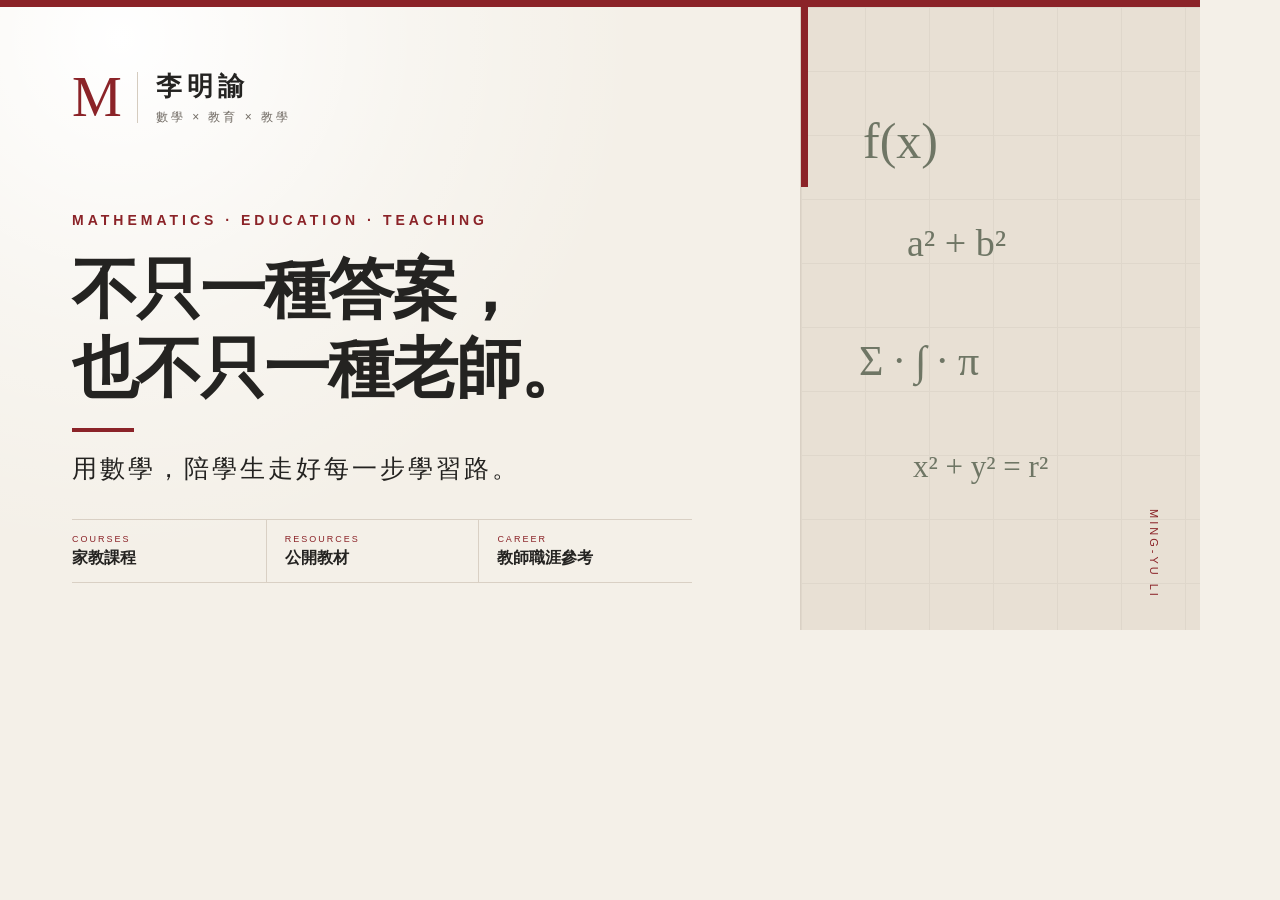
<file: og-preview.html>
<!doctype html><html lang="zh-Hant"><head><meta charset="utf-8"><style>
*{box-sizing:border-box}html,body{margin:0;width:1200px;height:630px;overflow:hidden}body{font-family:"Noto Sans TC","PingFang TC","Microsoft JhengHei",sans-serif;background:#F4F0E8;color:#242321}.canvas{position:relative;width:1200px;height:630px;padding:62px 72px;background:radial-gradient(circle at 10% 5%,#fff 0,rgba(255,255,255,.35) 24%,transparent 42%),#F4F0E8;border-top:7px solid #8B2328}.brand{display:flex;align-items:center;gap:18px}.m{font-family:"Noto Serif TC","PMingLiU",serif;font-size:56px;line-height:.9;color:#8B2328;padding-right:20px;border-right:1px solid #D5CCBF;letter-spacing:-5px}.name{font-family:"Noto Serif TC","PMingLiU",serif;font-size:26px;font-weight:700;letter-spacing:5px}.sub{margin-top:5px;font-size:12px;letter-spacing:3px;color:#716B64}.main{position:absolute;left:72px;top:205px;width:665px}.kicker{font-size:14px;letter-spacing:4px;color:#8B2328;font-weight:700}.title{font-family:"Noto Serif TC","PMingLiU",serif;font-size:66px;line-height:1.2;letter-spacing:-2px;margin:22px 0 10px;font-weight:600}.rule{width:62px;height:4px;background:#8B2328;margin:20px 0}.lead{font-family:"Noto Serif TC","PMingLiU",serif;font-size:25px;letter-spacing:3px}.links{display:flex;gap:0;margin-top:34px;border-top:1px solid #D9D0C4;border-bottom:1px solid #D9D0C4;width:620px}.links div{width:33.333%;padding:14px 18px 13px 0;margin-right:18px;border-right:1px solid #D9D0C4}.links div:last-child{border:0;margin:0}.links small{display:block;color:#8B2328;font-size:9px;letter-spacing:2px;margin-bottom:4px}.links strong{font-family:"Noto Serif TC","PMingLiU",serif;font-size:16px}.visual{position:absolute;right:0;top:0;width:400px;height:630px;background:#E8E0D4;border-left:1px solid #D9D0C4;overflow:hidden}.grid{position:absolute;inset:0;background-image:linear-gradient(#D6CEC2 1px,transparent 1px),linear-gradient(90deg,#D6CEC2 1px,transparent 1px);background-size:64px 64px;opacity:.48}.formula{position:absolute;font-family:"Times New Roman",serif;color:#6F7665}.f1{top:105px;left:62px;font-size:50px}.f2{top:214px;left:106px;font-size:38px}.f3{top:330px;left:58px;font-size:42px}.f4{top:442px;left:112px;font-size:31px}.redline{position:absolute;left:0;top:0;width:7px;height:180px;background:#8B2328}.stamp{position:absolute;right:40px;bottom:38px;color:#8B2328;font-size:11px;letter-spacing:3px;writing-mode:vertical-rl}
</style></head><body><div class="canvas"><div class="brand"><div class="m">M</div><div><div class="name">李明諭</div><div class="sub">數學 × 教育 × 教學</div></div></div><div class="main"><div class="kicker">MATHEMATICS · EDUCATION · TEACHING</div><div class="title">不只一種答案，<br>也不只一種老師。</div><div class="rule"></div><div class="lead">用數學，陪學生走好每一步學習路。</div><div class="links"><div><small>COURSES</small><strong>家教課程</strong></div><div><small>RESOURCES</small><strong>公開教材</strong></div><div><small>CAREER</small><strong>教師職涯參考</strong></div></div></div><div class="visual"><div class="grid"></div><div class="redline"></div><div class="formula f1">f(x)</div><div class="formula f2">a² + b²</div><div class="formula f3">Σ · ∫ · π</div><div class="formula f4">x² + y² = r²</div><div class="stamp">MING-YU LI</div></div></div></body></html>
</file>
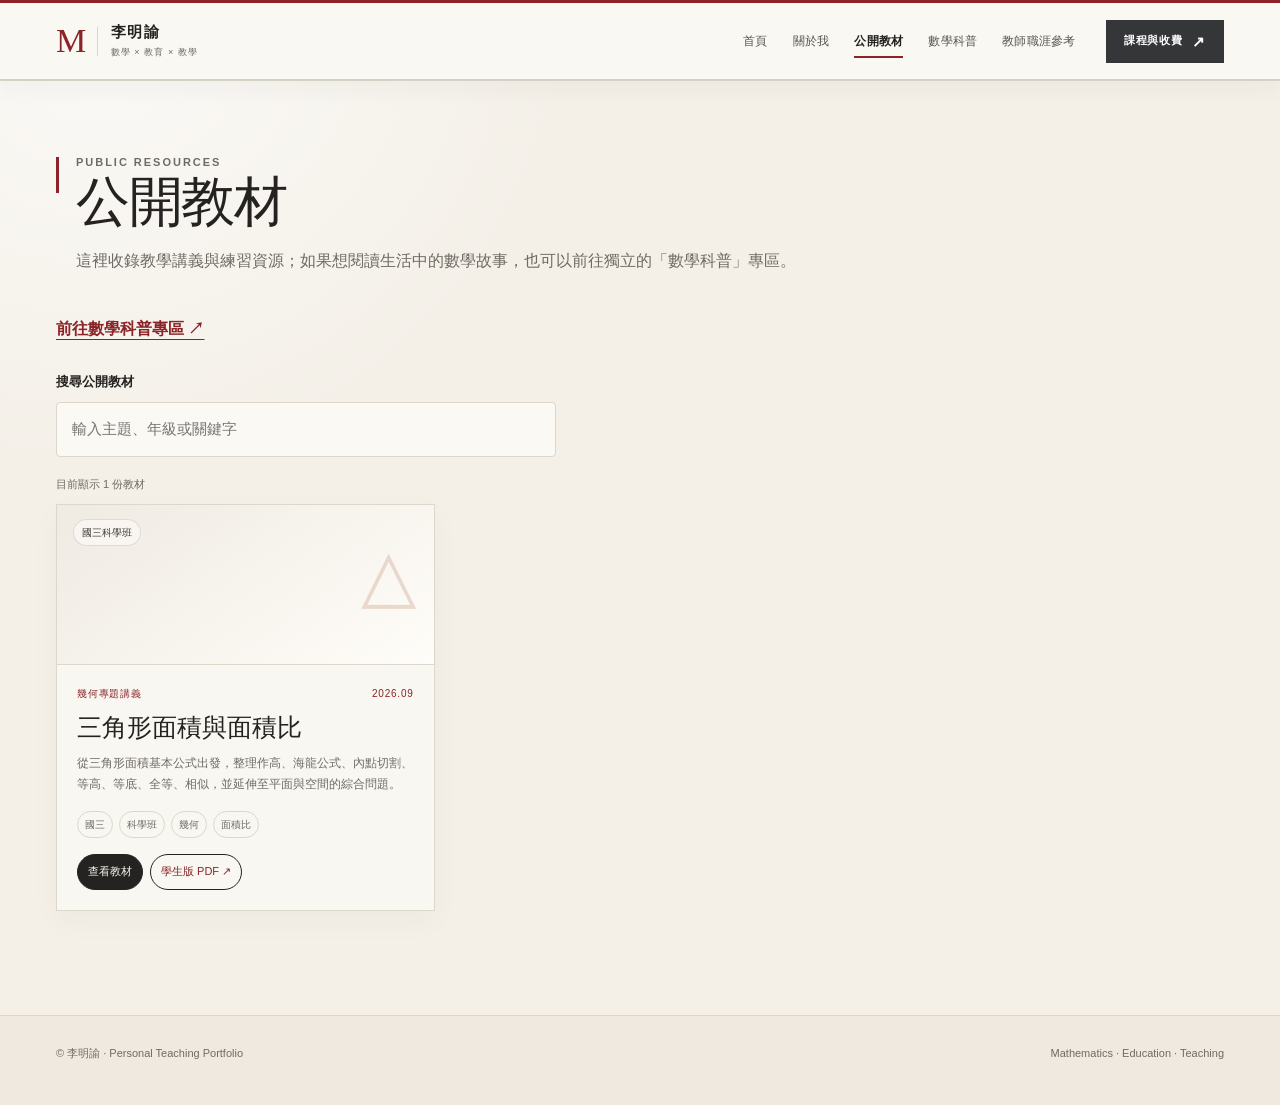
<file: resources.html>
<!DOCTYPE html>

<html lang="zh-Hant">
<head>
<meta charset="utf-8"/>
<meta content="width=device-width, initial-scale=1" name="viewport"/>
<title>公開教材｜李明諭</title>
<link href="favicon.svg" rel="icon" type="image/svg+xml"/>
<meta content="整理數學講義、題目與教學資源，持續累積可公開使用的數學教材。" name="description"/>
<link href="https://mingyuli0630-del.github.io/resources.html" rel="canonical"/>
<meta content="zh_TW" property="og:locale"/>
<meta content="website" property="og:type"/>
<meta content="李明諭｜數學 × 教育 × 教學" property="og:site_name"/>
<meta content="公開教材｜李明諭" property="og:title"/>
<meta content="整理數學講義、題目與教學資源，持續累積可公開使用的數學教材。" property="og:description"/>
<meta content="https://mingyuli0630-del.github.io/resources.html" property="og:url"/>
<meta content="https://mingyuli0630-del.github.io/og-cover-v46.png" property="og:image"/>
<meta content="https://mingyuli0630-del.github.io/og-cover-v46.png" property="og:image:secure_url"/>
<meta content="image/png" property="og:image:type"/>
<meta content="1200" property="og:image:width"/>
<meta content="630" property="og:image:height"/>
<meta content="李明諭｜數學 × 教育 × 教學" property="og:image:alt"/>
<meta content="summary_large_image" name="twitter:card"/>
<meta content="公開教材｜李明諭" name="twitter:title"/>
<meta content="整理數學講義、題目與教學資源，持續累積可公開使用的數學教材。" name="twitter:description"/>
<meta content="https://mingyuli0630-del.github.io/og-cover-v46.png" name="twitter:image"/>




<meta content="#F4F0E8" name="theme-color"/><style>
:root{
  --paper:#F9F7F2;
  --paper2:#FFFDF9;
  --ink:#303431;
  --muted:#74756F;
  --sage:#B87255;
  --sage2:#46524B;
  --line:#E3E0D8;
  --warm:#87917C;
  --serif:"Noto Serif TC","Songti TC","PMingLiU",serif;
  --sans:"Inter","Noto Sans TC","PingFang TC","Microsoft JhengHei",sans-serif;
}
*{box-sizing:border-box}
html{scroll-behavior:smooth}
body{margin:0;background:var(--paper);color:var(--ink);font-family:var(--sans);line-height:1.75}
a{color:inherit;text-decoration:none}
button{font:inherit}
.wrap{max-width:var(--max);margin:auto;padding:0 24px}
header{position:sticky;top:0;z-index:50;background:rgba(249,247,242,.97);backdrop-filter:blur(14px);border-top:3px solid var(--sage);border-bottom:1px solid rgba(217,212,202,.9);box-shadow:0 7px 22px rgba(48,52,49,.035)}
.nav{min-height:78px;display:flex;align-items:center;justify-content:space-between;gap:28px}
.brand{display:flex;align-items:center;gap:12px;flex:0 0 auto}
.brandmark{width:42px;height:42px;border:1px solid var(--ink);border-radius:2px;display:grid;place-items:center;font-family:var(--serif);font-size:21px;transition:.2s ease}
.brand:hover .brandmark{background:var(--ink);color:var(--paper)}
.brand strong{display:block;font-size:14px;letter-spacing:.09em;line-height:1.35}
.brand small{display:block;font-family:var(--serif);font-size:10px;color:var(--muted);letter-spacing:.04em;margin-top:2px}
.nav-right{display:flex;align-items:center;gap:22px;margin-left:auto}
nav{display:flex;align-items:center;gap:5px;font-size:13px}
nav a{position:relative;padding:10px 13px;border:0;border-radius:2px;color:var(--muted);transition:.18s ease;white-space:nowrap}
nav a:hover{background:rgba(184,114,85,.07);color:var(--ink)}
nav a.active{background:rgba(184,114,85,.10);color:var(--ink);font-weight:700}
nav a.active:after{content:"";position:absolute;left:13px;right:13px;bottom:6px;height:1px;background:var(--sage)}
.nav-cta{display:inline-flex;align-items:center;justify-content:center;gap:9px;min-height:44px;padding:0 17px;background:var(--ink);color:var(--paper);border:1px solid var(--ink);font-size:12px;font-weight:700;letter-spacing:.04em;white-space:nowrap;transition:.18s ease}
.nav-cta:hover{background:var(--sage2);border-color:var(--sage2);transform:translateY(-1px)}
.nav-cta.active{background:var(--sage);border-color:var(--sage)}
.nav-cta .arrow{font-size:15px;line-height:1}
.menu-toggle{display:none;width:42px;height:42px;border:1px solid var(--line);background:transparent;color:var(--ink);font-size:18px;cursor:pointer}
section{padding:108px 0}
.border-top{border-top:1px solid var(--line)}
.eyebrow{font-size:11px;letter-spacing:.23em;color:var(--sage);font-weight:700;margin:0 0 10px}
.heading{max-width:790px;margin-bottom:44px}
.heading h2{font-family:var(--serif);font-size:clamp(38px,5vw,62px);font-weight:500;letter-spacing:-.035em;line-height:1.12;margin:0 0 14px}
.heading p{margin:0;color:var(--muted)}

.hero{min-height:calc(100svh - 68px);display:grid;grid-template-columns:1.05fr .95fr;gap:68px;align-items:center;padding-top:58px;padding-bottom:58px}
.hero h1{font-family:var(--serif);font-size:clamp(72px,10vw,120px);font-weight:500;line-height:.92;letter-spacing:-.065em;margin:5px 0 16px}
.hero-en{font-family:var(--serif);font-size:clamp(20px,2.2vw,28px);color:var(--sage);margin:0 0 27px}
.lead{font-size:clamp(19px,2vw,24px);max-width:650px;margin:0 0 30px}
.chips{display:flex;gap:8px;flex-wrap:wrap;margin-bottom:28px}
.chip{border:1px solid var(--line);border-radius:999px;padding:7px 11px;font-size:12px;color:var(--muted);background:rgba(255,255,255,.22)}
.btn{display:inline-flex;align-items:center;justify-content:center;min-height:47px;border:1px solid var(--ink);border-radius:999px;padding:9px 17px;font-size:14px;font-weight:650;background:transparent;cursor:pointer}
.btn.primary{background:var(--ink);color:var(--paper)}
.btn:hover{background:var(--paper2)}
.btn.primary:hover{background:var(--sage2)}

.portrait{position:relative;background:var(--paper2);border:1px solid var(--line);padding:16px 16px 70px;box-shadow:0 18px 50px rgba(48,52,49,.065);min-height:590px}
.portrait:before{content:"";position:absolute;inset:12px -12px -12px 12px;border:1px solid #B77B5C2E;z-index:-1}
.portrait .photo{height:500px;background:
radial-gradient(circle at 50% 34%,#B77B5C2E 0 80px,transparent 81px),
linear-gradient(145deg,#EFEAE2,#FFFDFC);
display:grid;place-items:center;color:var(--sage);font-family:var(--serif);font-size:76px}
.portrait .photo img{width:100%;height:100%;object-fit:cover;object-position:center top;display:block}
.portrait .caption{position:absolute;left:34px;right:34px;bottom:19px;border-top:1px solid var(--line);padding-top:12px;display:flex;justify-content:space-between;gap:15px}
.caption span{font-size:10px;letter-spacing:.14em;color:var(--muted)}
.caption strong{font-family:var(--serif);font-size:12px;font-weight:500}

.about-grid{display:grid;grid-template-columns:190px minmax(0,1fr);gap:64px}
.sticky{position:sticky;top:100px;align-self:start}
.about-intro{font-family:var(--serif);font-size:clamp(28px,3.4vw,43px);line-height:1.55;margin:0 0 34px}
.about-copy{columns:2;column-gap:34px;color:#626761}
.about-copy p{break-inside:avoid;margin:0 0 20px}
.about-story{max-width:980px;width:100%}
.about-intro{padding:0 0 10px}
.about-kicker{font-size:13px;letter-spacing:.16em;text-transform:uppercase;color:var(--sage);margin:0 0 14px}
.about-grid>.heading{max-width:190px;margin-bottom:0}
.about-grid>.heading h2{font-size:clamp(38px,3.2vw,46px);letter-spacing:-.04em;margin-bottom:16px;white-space:nowrap}
.about-grid>.heading>p:not(.eyebrow):not(.about-side-note){font-size:14px;line-height:1.75}
.about-side-nav{margin-top:34px;border-top:1px solid var(--line)}
.about-side-nav a{display:grid;grid-template-columns:25px 1fr;gap:8px;padding:12px 0;border-bottom:1px solid var(--line);text-decoration:none;color:var(--muted);font-size:12px;line-height:1.4}
.about-side-nav a span{font-family:var(--serif);color:var(--sage)}
.about-side-nav a strong{font-weight:500;color:var(--ink)}
.about-side-note{font-family:var(--serif);font-size:15px;line-height:1.65;color:var(--sage2);margin-top:24px}

.about-lead{font-family:var(--serif);font-size:clamp(24px,2.5vw,34px);line-height:1.62;margin:0;max-width:800px;letter-spacing:-.015em}
.about-index{display:grid;grid-template-columns:repeat(3,1fr);gap:0;background:transparent;border-top:1px solid var(--line);border-bottom:1px solid var(--line);margin:34px 0 58px}
.about-index a{display:block;background:transparent;padding:16px 18px 17px 0;text-decoration:none;color:var(--ink);transition:.2s ease;border-right:1px solid var(--line);margin-right:18px}
.about-index a:hover{opacity:.62}
.about-index span{display:inline-block;font-size:11px;letter-spacing:.16em;color:var(--sage);margin-right:10px}
.about-index strong{font-family:var(--serif);font-size:17px;font-weight:500}
.about-index a:last-child{border-right:0;margin-right:0}
.about-chapter{scroll-margin-top:90px;padding:0 0 58px;margin-bottom:58px;border-bottom:1px solid var(--line)}
.about-chapter:last-of-type{margin-bottom:32px}
.about-chapter-head{display:block;margin-bottom:30px;padding-left:0}
.about-no{font-family:var(--serif);font-size:12px;letter-spacing:.22em;color:var(--sage);margin-bottom:10px;padding-top:0;font-variant-numeric:tabular-nums}
.about-chapter h3{font-family:var(--serif);font-size:clamp(31px,3.4vw,44px);font-weight:500;line-height:1.18;margin:0;letter-spacing:-.025em}
.about-deck{font-family:var(--serif);font-size:19px;line-height:1.7;color:var(--sage2);margin:11px 0 0;max-width:none}
.about-body{max-width:860px;margin-left:0;color:#626761;font-size:16px;line-height:1.9}
.about-body p{margin:0 0 18px}
.about-body strong{color:var(--ink)}
.about-body h4{font-family:var(--serif);font-size:23px;font-weight:500;color:var(--ink);margin:38px 0 13px}
.about-quote{font-family:var(--serif);font-size:clamp(21px,2.1vw,28px);line-height:1.65;color:var(--ink);margin:30px 0;padding:4px 0 4px 20px;border-left:2px solid var(--sage)}
.about-subquote{font-family:var(--serif);font-size:20px;line-height:1.7;color:var(--sage2);margin:28px 0}
.about-principles{display:grid;grid-template-columns:repeat(3,1fr);gap:12px;margin:30px 0 8px}
.about-principle{border-top:1px solid var(--line);background:transparent;padding:18px 8px 10px 0}
.about-principle small{display:block;color:var(--sage);letter-spacing:.1em;margin-bottom:10px}
.about-principle strong{font-family:var(--serif);font-size:19px;font-weight:500;line-height:1.45}
.about-detail{margin-top:26px;border-top:1px solid var(--line)}
.about-detail summary{cursor:pointer;list-style:none;padding:18px 0;font-size:14px;letter-spacing:.06em;color:var(--sage2);display:flex;justify-content:space-between;align-items:center}
.about-detail summary::-webkit-details-marker{display:none}
.about-detail summary::after{content:"＋";font-size:20px;font-weight:300}
.about-detail[open] summary::after{content:"－"}
.about-detail-content{padding:10px 0 4px}
.about-status{display:grid;grid-template-columns:1fr 1fr;gap:14px;margin:30px 0}
.about-status-card{border-top:1px solid var(--line);background:transparent;padding:18px 8px 10px 0}
.about-status-card small{display:block;color:var(--sage);letter-spacing:.1em;margin-bottom:9px}
.about-status-card strong{font-family:var(--serif);font-size:20px;font-weight:500;line-height:1.45}
.metrics{display:grid;grid-template-columns:repeat(4,1fr);border-top:1px solid var(--ink);border-bottom:1px solid var(--line);margin-top:38px}
.metric{padding:18px 18px 18px 0;border-right:1px solid var(--line)}
.metric:not(:first-child){padding-left:18px}
.metric:last-child{border-right:0}
.metric strong{display:block;font-family:var(--serif);font-size:23px;font-weight:500}
.metric small{color:var(--muted)}

.dark{background:var(--ink);color:var(--paper)}
.dark .eyebrow{color:#E5DED6}
.dark .heading p{color:#E5DED6}
.framework{display:grid;grid-template-columns:repeat(4,1fr);border-top:1px solid rgba(255,255,255,.24)}
.framework article{min-height:260px;padding:26px 24px 18px 0;border-right:1px solid rgba(255,255,255,.17)}
.framework article:not(:first-child){padding-left:24px}
.framework article:last-child{border-right:0}
.framework span{font-family:var(--serif);color:#E5DED6}
.framework h3{font-family:var(--serif);font-size:27px;font-weight:500;margin:44px 0 10px}
.framework p{margin:0;color:#E5DED6}

.resume-grid{display:grid;grid-template-columns:1.3fr .7fr;gap:54px}
.timeline{border-top:1px solid var(--ink)}
.timeline article{display:grid;grid-template-columns:150px minmax(0,1fr);gap:30px;padding:28px 0;border-bottom:1px solid var(--line)}
.timeline .k{font-family:var(--serif);font-size:12px;line-height:1.55;letter-spacing:.04em;color:var(--sage);font-variant-numeric:tabular-nums}
.timeline h3{margin:0 0 5px;font-family:var(--serif);font-size:21px;font-weight:500}
.timeline .role{margin:0 0 9px;font-size:13px;letter-spacing:.05em;color:var(--sage2)}
.timeline p{margin:0;color:var(--muted);line-height:1.75}
.sidecard{background:var(--sage2);color:var(--paper);padding:30px;align-self:start}
.sidecard h3{font-family:var(--serif);font-size:30px;font-weight:500;margin:0 0 18px}
.sidecard ul{list-style:none;padding:0;margin:0}
.sidecard li{padding:9px 0;border-bottom:1px solid rgba(255,255,255,.16)}

.feature{display:grid;grid-template-columns:1fr 1fr;background:var(--paper2);border:1px solid var(--line);margin-bottom:16px}
.featurecopy{padding:38px}
.featurecopy h3{font-family:var(--serif);font-size:38px;line-height:1.2;font-weight:500;margin:9px 0 14px}
.featurecopy p{color:var(--muted)}
.tags{display:flex;gap:7px;flex-wrap:wrap;margin:20px 0}
.tag{border:1px solid var(--line);border-radius:999px;padding:5px 9px;font-size:11px;color:var(--muted)}
.preview{min-height:355px;background:
repeating-linear-gradient(0deg,transparent 0 29px,#B77B5C1F 30px 31px),
radial-gradient(circle at 66% 34%,transparent 0 64px,#B77B5C38 65px 67px,transparent 68px),
linear-gradient(135deg,#ece7dd,#FFFDFC);
display:flex;align-items:flex-end;padding:20px}
.preview span{font-family:var(--serif);font-size:13px;background:rgba(251,249,244,.9);padding:8px 10px;color:var(--sage)}
.cards{display:grid;grid-template-columns:repeat(3,1fr);gap:14px}
.card{background:var(--paper2);border:1px solid var(--line);padding:24px;min-height:240px}
.card small{color:var(--sage);letter-spacing:.1em}
.card h3{font-family:var(--serif);font-size:27px;line-height:1.3;font-weight:500;margin:16px 0 10px}
.card p{color:var(--muted);margin:0}

.gallery{display:grid;grid-template-columns:1.3fr .7fr .7fr;grid-auto-rows:230px;gap:12px}
.g{position:relative;border:1px solid var(--line);overflow:hidden;background:linear-gradient(145deg,#e7e3da,#FFFDFC)}
.g.big{grid-row:span 2}
.g img{position:absolute;inset:0;width:100%;height:100%;object-fit:cover;display:block;transition:transform .45s ease}
.g:hover img{transform:scale(1.025)}
.g.focus-top img{object-position:center 28%}
.g.focus-right img{object-position:66% center}
.g .p{position:absolute;inset:0;display:grid;place-items:center;font-family:var(--serif);font-size:56px;color:#B77B5C5C}
.g:after{content:"";position:absolute;inset:45% 0 0;background:linear-gradient(transparent,rgba(39,48,43,.60))}
.g label{position:absolute;z-index:2;left:16px;right:16px;bottom:14px;padding-top:9px;border-top:1px solid rgba(255,255,255,.62);display:flex;justify-content:space-between;color:#fff;font-size:11px}
/* Teaching Moments: six photos use one consistent visual scale */
.teaching-gallery{
  display:grid;
  grid-template-columns:repeat(3,minmax(0,1fr));
  grid-auto-rows:auto;
  gap:16px;
}
.teaching-gallery .g{
  margin:0;
  aspect-ratio:4 / 3;
  min-width:0;
}
.teaching-gallery .g.big{
  grid-row:auto;
  grid-column:auto;
}
.teaching-gallery .g label{
  left:14px;
  right:14px;
  bottom:12px;
  gap:12px;
  align-items:flex-end;
}
.teaching-gallery .g label span{
  font-size:12px;
  line-height:1.45;
}
.teaching-gallery .g label strong{
  flex:0 0 auto;
  font-size:10px;
  font-weight:500;
  letter-spacing:.08em;
}


.growth{display:grid;grid-template-columns:repeat(3,1fr);gap:18px}
.grow{border-top:2px solid var(--sage);padding-top:20px}
.grow h3{font-family:var(--serif);font-size:27px;line-height:1.35;font-weight:500;margin:8px 0}
.grow p{color:var(--muted)}

.notes{display:grid;grid-template-columns:1fr 1fr;border-top:1px solid var(--ink)}
.note{padding:26px 28px 26px 0;border-bottom:1px solid var(--line)}
.note:nth-child(odd){border-right:1px solid var(--line)}
.note:nth-child(even){padding-left:28px}
.note small{color:var(--sage);letter-spacing:.1em}
.note h3{font-family:var(--serif);font-size:27px;font-weight:500;line-height:1.35;margin:9px 0}
.note p{color:var(--muted);margin:0}

.cvpromo{display:grid;grid-template-columns:1fr auto;gap:28px;align-items:center;padding:36px;border:1px solid var(--line);background:var(--paper2)}
.cvpromo h3{font-family:var(--serif);font-size:34px;font-weight:500;margin:0 0 8px}
.cvpromo p{margin:0;color:var(--muted);max-width:700px}

.contact{background:var(--sage2);color:var(--paper);padding:66px;text-align:center}
.contact h2{font-family:var(--serif);font-size:clamp(40px,5vw,62px);font-weight:500;line-height:1.2;margin:7px auto 14px}
.contact p{color:#E5DED6}
footer{border-top:1px solid var(--line);padding:28px 0 42px;color:var(--muted);font-size:11px}
footer .wrap{display:flex;justify-content:space-between;align-items:center;gap:18px;flex-wrap:wrap}


/* Courses & Tuition */
.enrollment-notice{
  display:flex;
  gap:18px;
  align-items:baseline;
  margin:-8px 0 34px;
  padding:15px 0;
  border-top:1px solid var(--sage);
  border-bottom:1px solid var(--line);
}
.enrollment-notice small{
  flex:0 0 auto;
  font-size:10px;
  letter-spacing:.16em;
  color:var(--sage);
}
.enrollment-notice strong{
  font-family:var(--serif);
  font-size:17px;
  font-weight:500;
  color:var(--ink);
}
.course-shell{display:grid;grid-template-columns:.9fr 1.1fr;gap:42px;align-items:start}
.course-intro{position:sticky;top:96px}
.course-intro .price-lead{font-family:var(--serif);font-size:34px;line-height:1.35;margin:7px 0 16px}
.course-intro p{color:var(--muted)}
.course-badges{display:flex;gap:8px;flex-wrap:wrap;margin-top:20px}
.course-badge{border:1px solid var(--line);border-radius:99px;padding:7px 10px;background:var(--paper2);font-size:11px;color:var(--muted)}
.pricebox{background:var(--paper2);border:1px solid var(--line);padding:26px}
.pricebox h3{font-family:var(--serif);font-size:28px;font-weight:500;margin:0 0 16px}
.price-table-wrap{overflow-x:auto}
.price-table{width:100%;border-collapse:collapse;min-width:610px}
.price-table th,.price-table td{padding:12px 10px;border-bottom:1px solid var(--line);text-align:left;font-size:12px;vertical-align:top}
.price-table th{font-size:10px;letter-spacing:.1em;color:var(--muted);font-weight:700}
.price-table td strong{font-family:var(--serif);font-size:17px;font-weight:500}
.price-note{margin-top:14px;padding-top:14px;border-top:1px solid var(--line);font-size:11px;color:var(--muted)}
.course-types{margin-top:22px;display:grid;grid-template-columns:repeat(3,1fr);gap:14px;align-items:stretch}
.course-group{background:var(--paper2);border:1px solid var(--line);padding:24px;height:100%}
.course-group>small{color:var(--sage);letter-spacing:.12em}
.course-group h3{font-family:var(--serif);font-size:26px;font-weight:500;margin:7px 0 15px}
.course-group details{border-top:1px solid var(--line)}
.course-group summary{cursor:pointer;padding:12px 0;font-size:13px;font-weight:650;list-style:none}
.course-group summary::-webkit-details-marker{display:none}
.course-group summary:after{content:"＋";float:right;color:var(--sage)}
.course-group details[open] summary:after{content:"－"}
.course-group details p{font-size:12px;color:var(--muted);margin:0 0 12px}
.course-info{display:grid;grid-template-columns:repeat(4,1fr);margin-top:17px;border-top:1px solid var(--ink);border-bottom:1px solid var(--line)}
.course-info div{padding:18px;border-right:1px solid var(--line);min-width:0}
.course-info div:last-child{border-right:0}
.course-info strong{display:block;font-family:var(--serif);font-size:18px;font-weight:500}
.course-info small{color:var(--muted)}

/* Resume builder */
.resume-layer{position:fixed;inset:0;background:rgba(39,48,43,.64);backdrop-filter:blur(5px);z-index:100;display:none;overflow:auto;padding:24px}
.resume-layer.open{display:block}
.builder{max-width:1180px;margin:auto;display:grid;grid-template-columns:310px 1fr;gap:16px}
.controls{background:var(--paper);padding:24px;position:sticky;top:0;align-self:start;max-height:calc(100vh - 48px);overflow:auto}
.controls h3{font-family:var(--serif);font-size:28px;font-weight:500;margin:0 0 8px}
.controls p{font-size:12px;color:var(--muted)}
.controlrow{padding:12px 0;border-top:1px solid var(--line)}
.controlrow label{display:flex;align-items:center;gap:9px;font-size:13px;cursor:pointer}
.ctrl-actions{display:flex;gap:8px;flex-wrap:wrap;margin-top:16px}
.resume-paper{background:#fff;color:#1c211e;min-height:1123px;padding:58px 66px;box-shadow:0 20px 70px rgba(0,0,0,.22)}
.r-head{display:grid;grid-template-columns:1fr auto;gap:20px;border-bottom:1.5px solid #222;padding-bottom:20px;margin-bottom:24px}
.r-head h1{font-family:var(--serif);font-size:38px;font-weight:500;margin:0}
.r-head .sub{font-size:14px;color:#555;margin-top:4px}
.r-contact{text-align:right;font-size:11px;color:#555}
.r-section{margin:23px 0}
.r-section.hidden{display:none}
.r-section h2{font-size:11px;letter-spacing:.18em;text-transform:uppercase;border-bottom:1px solid #bbb;padding-bottom:5px;margin:0 0 12px}
.r-item{display:grid;grid-template-columns:125px 1fr;gap:16px;margin:11px 0}
.r-date{font-size:11px;color:#666}
.r-item h3{font-size:14px;margin:0 0 3px}
.r-item p{font-size:12px;line-height:1.5;color:#444;margin:0}
.r-list{margin:0;padding-left:18px;font-size:12px;color:#444}
.r-note{font-size:10px;color:#777;margin-top:18px}

/* language */
.en-only{display:none}
body.resume-en .zh-only{display:none!important}
body.resume-en .en-only{display:block!important}




@media print{
  body{background:#fff}
  header,main,footer,.controls{display:none!important}
  .resume-layer{display:block!important;position:static;background:none;padding:0}
  .builder{display:block;max-width:none}
  .resume-paper{box-shadow:none;min-height:auto;padding:0;margin:0}
  @page{size:A4;margin:14mm}
}

/* Public Resources */
.resources-toolbar{display:flex;justify-content:space-between;gap:18px;align-items:center;margin-bottom:24px;flex-wrap:wrap}
.resource-search{flex:1;min-width:240px;max-width:430px;display:flex;align-items:center;border:1px solid var(--line);background:var(--paper2);border-radius:999px;padding:0 14px}
.resource-search input{width:100%;border:0;background:transparent;outline:0;padding:10px 4px;font:inherit;font-size:13px;color:var(--ink)}
.resource-filters{display:flex;gap:8px;flex-wrap:wrap}
.filter-btn{border:1px solid var(--line);background:transparent;border-radius:999px;padding:7px 11px;font-size:11px;color:var(--muted);cursor:pointer}
.filter-btn.active{background:var(--ink);color:var(--paper);border-color:var(--ink)}
.resource-grid{display:grid;grid-template-columns:repeat(3,minmax(0,1fr));gap:16px;align-items:stretch}
.resource-card{background:var(--paper2);border:1px solid var(--line);display:flex;flex-direction:column;min-height:340px;height:100%}
.resource-cover{height:160px;position:relative;overflow:hidden;border-bottom:1px solid var(--line);background:repeating-linear-gradient(0deg,transparent 0 28px,#B77B5C17 29px 30px),linear-gradient(145deg,#ece7dc,#FFFDFC)}
.resource-cover .symbol{position:absolute;right:18px;top:8px;font-family:var(--serif);font-size:72px;color:#B77B5C42}
.resource-cover .level{position:absolute;left:16px;top:14px;border:1px solid rgba(48,52,49,.13);background:rgba(251,249,244,.75);border-radius:999px;padding:4px 8px;font-size:10px;color:var(--sage2)}
.resource-body{padding:20px;display:flex;flex-direction:column;flex:1}
.resource-meta{display:flex;justify-content:space-between;gap:12px;font-size:10px;letter-spacing:.08em;color:var(--sage);text-transform:uppercase}
.resource-card h3{font-family:var(--serif);font-weight:500;font-size:25px;line-height:1.3;margin:10px 0 8px}
.resource-card p{font-size:12px;color:var(--muted);margin:0 0 16px}
.resource-tags{display:flex;gap:6px;flex-wrap:wrap;margin-top:auto;margin-bottom:16px}
.resource-tag{font-size:10px;border:1px solid var(--line);border-radius:999px;padding:4px 7px;color:var(--muted)}
.resource-actions{display:flex;gap:7px;flex-wrap:wrap;align-items:center}
.resource-link{display:inline-flex;align-items:center;justify-content:center;border:1px solid var(--ink);border-radius:999px;padding:7px 10px;font-size:11px;cursor:pointer;background:transparent}
.resource-link.primary{background:var(--ink);color:var(--paper)}
.resource-link.disabled{opacity:.4;pointer-events:none;border-color:var(--line)}
.resource-count{font-size:11px;color:var(--muted);margin-bottom:10px}
.resources-note{margin-top:28px;display:grid;grid-template-columns:1.15fr .85fr;gap:18px}
.resources-note>div{border-top:1px solid var(--ink);padding-top:18px}
.resources-note h3{font-family:var(--serif);font-size:25px;font-weight:500;margin:0 0 7px}
.resources-note p{font-size:12px;color:var(--muted);margin:0}
.resource-modal{position:fixed;inset:0;z-index:120;background:rgba(39,48,43,.64);backdrop-filter:blur(6px);display:none;padding:24px;overflow:auto}
.resource-modal.open{display:grid;place-items:center}
.resource-modal-card{max-width:720px;width:100%;background:var(--paper2);border:1px solid var(--line);padding:30px;position:relative}
.resource-modal-card h3{font-family:var(--serif);font-size:34px;font-weight:500;margin:4px 0 10px}
.resource-modal-card p{color:var(--muted)}
.resource-modal-close{position:absolute;right:16px;top:14px;border:1px solid var(--line);border-radius:50%;width:34px;height:34px;background:transparent;cursor:pointer}
.resource-modal-list{display:grid;grid-template-columns:repeat(2,1fr);gap:12px;margin-top:18px}
.resource-modal-list div{border-top:1px solid var(--line);padding-top:10px}
.resource-modal-list strong{display:block;font-family:var(--serif);font-weight:500;font-size:16px}
.resource-modal-list small{color:var(--muted)}













/* V14 — Apricot × Olive */
body{
  background:
    radial-gradient(circle at 88% 7%, rgba(184,114,85,.045), transparent 27%),
    radial-gradient(circle at 7% 58%, rgba(135,145,124,.035), transparent 24%),
    var(--paper);
}
.eyebrow{color:#A96549}
.btn.primary{
  background:var(--sage2);
  border-color:var(--sage2);
}
.btn.primary:hover{
  background:#39443F;
  border-color:#39443F;
}
.btn.ghost:hover{
  border-color:#CBC7BE;
  background:rgba(255,253,249,.76);
}
.enrollment-notice{
  border-top-color:#C98B6D;
  background:linear-gradient(90deg,rgba(184,114,85,.045),transparent 66%);
}
.enrollment-notice small{color:#A96549}

/* Keep warm orange as an accent; use olive for structural cues. */
.timeline-dot{background:var(--warm)}
.step-no{background:var(--sage)}
.about-detail summary::after{color:var(--warm)}
.resource-cover{
  background:linear-gradient(145deg,#EFEAE2,#FFFDF9);
}

/* Softer dark blocks: less brown, more neutral teacher-portfolio tone. */
.sidecard,.contact{
  background:var(--sage2);
}
.sidecard p,.contact p{
  color:rgba(249,247,242,.78);
}

a:focus-visible,button:focus-visible,summary:focus-visible{
  outline:2px solid #B87255;
  outline-offset:3px;
}


.hero-identity{
  display:inline-flex;
  align-items:center;
  gap:9px;
  color:#A96549;
  letter-spacing:.12em;
}
.hero-identity::before{
  content:"";
  width:22px;
  height:1px;
  background:currentColor;
  opacity:.72;
}


.hero-identity{
  letter-spacing:.08em;
  text-transform:none;
}




/* V25 — Teacher career reference, positioned away from personal tuition */

/* Compact career reference: secondary content on the homepage */
.career-compact{padding:38px 0}
.career-details{border-top:1px solid var(--ink);border-bottom:1px solid var(--line)}
.career-details summary{list-style:none;cursor:pointer;display:flex;align-items:center;justify-content:space-between;gap:24px;padding:22px 0}
.career-details summary::-webkit-details-marker{display:none}
.career-summary-copy .eyebrow{margin:0 0 6px}
.career-summary-copy h2{font-family:var(--serif);font-size:clamp(24px,3vw,34px);font-weight:500;letter-spacing:-.025em;line-height:1.15;margin:0 0 5px}
.career-summary-copy>p:last-child{margin:0;color:var(--muted);font-size:12px}
.career-summary-action{flex:0 0 auto;font-size:11px;letter-spacing:.06em;color:var(--sage2);white-space:nowrap}
.career-summary-action span{display:inline-block;margin-left:5px;transition:transform .2s ease}
.career-details[open] .career-summary-action span{transform:rotate(45deg)}
.career-details-body{padding:24px 0 38px}
.career-details-body .career-intro{margin-top:0}

.career-intro{max-width:820px;margin-bottom:28px;color:var(--muted)}
.career-callout{display:grid;grid-template-columns:repeat(2,minmax(0,1fr));gap:20px;margin:0 0 28px;align-items:stretch}
.career-callout>div{border-top:1px solid var(--ink);padding:18px 0 0;min-width:0}
.career-callout strong{display:block;font-family:var(--serif);font-size:22px;font-weight:500;margin-bottom:5px}
.career-callout p{margin:0;color:var(--muted);font-size:12px}
.career-table-wrap{overflow-x:auto;border-top:1px solid var(--ink);-webkit-overflow-scrolling:touch}
.career-table{width:100%;min-width:1080px;border-collapse:collapse;background:var(--paper2)}
.career-table th,.career-table td{padding:15px 13px;text-align:left;vertical-align:top;border-bottom:1px solid var(--line);font-size:12px;line-height:1.65}
.career-table th{font-size:10px;letter-spacing:.08em;color:var(--muted);font-weight:600;background:#F3F0E9;white-space:nowrap}
.career-table td:first-child{width:155px}
.career-table td:nth-child(2){width:150px}
.career-table td:nth-child(3){width:160px}
.career-table td:nth-child(4){width:90px}
.career-table td:nth-child(5){width:90px}
.career-table strong{font-family:var(--serif);font-size:16px;font-weight:500;color:var(--ink)}
.career-table .money{font-family:var(--serif);font-size:17px;color:var(--sage);white-space:nowrap}
.career-table .sub{display:block;color:var(--muted);font-size:10px;margin-top:4px}
.career-tag{display:inline-block;border:1px solid var(--line);border-radius:999px;padding:3px 7px;font-size:10px;white-space:nowrap}
.career-notes{display:grid;grid-template-columns:1.1fr .9fr;gap:28px;margin-top:28px}
.career-notes>div{border-top:1px solid var(--ink);padding-top:16px}
.career-notes h3{font-family:var(--serif);font-size:23px;font-weight:500;margin:0 0 8px}
.career-notes p,.career-notes li{font-size:12px;color:var(--muted)}
.career-notes ul{margin:8px 0 0;padding-left:18px}
.career-source-list{display:grid;gap:8px}
.career-source-list a{font-size:11px;color:var(--sage2);text-decoration:underline;text-decoration-color:rgba(70,82,75,.25);text-underline-offset:3px}
.career-updated{font-size:10px;color:var(--muted);letter-spacing:.05em;margin-top:14px}



    .career-star-note {
      margin-top: .35rem;
      font-size: .88rem;
      color: var(--muted);
    }
  



/* V28 — true multi-page structure */

.page-career #career{padding:72px 0 108px}
.page-career .career-details{border-top:0}
.page-career .career-details summary{cursor:default;pointer-events:none;padding-top:10px}
.page-career .career-summary-action{display:none}
.page-career .career-summary-copy h2{font-size:clamp(38px,5vw,62px)}
.page-courses #courses,.page-resources #resources,.page-about #about{padding-top:72px}
.page-intro{padding:72px 0 28px}
.page-intro .heading{margin-bottom:0}
.page-links{display:grid;grid-template-columns:repeat(3,1fr);gap:12px;margin-top:34px}
.page-link{border-top:1px solid var(--line);padding:18px 8px 8px 0}
.page-link small{display:block;color:var(--sage);letter-spacing:.12em;margin-bottom:8px}
.page-link strong{font-family:var(--serif);font-size:19px;font-weight:500}
.page-link p{font-size:13px;color:var(--muted);margin:7px 0 0}



/* V32: let short prose use the available width; wrap only when the viewport really requires it. */
.heading,.lead,.about-story,.about-lead,.about-deck,.career-intro,.cvpromo p{max-width:none}


/* V41 — Editorial Burgundy identity, inspired by the approved visual reference */
:root{
  --paper:#F4F0E8;
  --paper2:#FBF9F4;
  --ink:#242321;
  --muted:#6F6B65;
  --sage:#8B2328;
  --sage2:#3D3B37;
  --line:#DDD6CA;
  --warm:#B5AA98;
  --soft:#ECE5DA;
  --max:1240px;
}
body{
  background:
    radial-gradient(circle at 8% 0%,rgba(255,255,255,.68),transparent 30rem),
    var(--paper);
  color:var(--ink);
}
::selection{background:rgba(139,35,40,.14);color:var(--ink)}

/* Header / logo */
header{
  background:rgba(250,248,243,.96);
  border-top:0;
  border-bottom:1px solid rgba(205,197,185,.82);
  box-shadow:0 8px 26px rgba(50,43,37,.045);
}
header::before{content:"";display:block;height:3px;background:var(--sage)}
.nav{min-height:76px}
.brand{gap:13px}
.brandmark{
  width:auto;height:auto;min-width:38px;border:0;border-radius:0;
  position:relative;padding:0 14px 0 0;
  font-family:var(--serif);font-size:34px;line-height:1;color:var(--sage);
  letter-spacing:-.08em;
}
.brandmark::after{content:"";position:absolute;right:0;top:3px;bottom:2px;width:1px;background:var(--line)}
.brand:hover .brandmark{background:transparent;color:var(--ink)}
.brand strong{font-family:var(--serif);font-size:15px;letter-spacing:.12em;font-weight:650;color:var(--ink)}
.brand small{font-family:var(--sans);font-size:9px;letter-spacing:.12em;text-transform:uppercase;color:var(--muted);margin-top:3px}
.nav-right{gap:18px}
nav{gap:1px}
nav a{border-radius:0;padding:10px 12px;color:#595651;font-size:12px;letter-spacing:.02em}
nav a:hover{background:transparent;color:var(--sage)}
nav a.active{background:transparent;color:var(--ink);font-weight:700}
nav a.active:after{left:12px;right:12px;bottom:4px;height:2px;background:var(--sage)}
.nav-cta{min-height:43px;padding:0 17px;background:#353638;border-color:#353638;color:#fff;border-radius:0;font-size:11px;letter-spacing:.08em}
.nav-cta:hover{background:var(--sage);border-color:var(--sage)}
.nav-cta.active{background:var(--sage);border-color:var(--sage)}
.menu-toggle{border-color:var(--line);background:var(--paper2);border-radius:50%}

/* Type and section rhythm */
section{padding:96px 0}
.eyebrow{color:var(--sage);letter-spacing:.18em}
.heading{position:relative;padding-left:20px;margin-bottom:40px;max-width:860px}
.heading::before{content:"";position:absolute;left:0;top:4px;width:3px;height:36px;background:var(--sage)}
.heading h2{font-size:clamp(34px,4.4vw,54px);letter-spacing:-.025em}
.heading p:not(.eyebrow){max-width:760px}
.border-top{border-top-color:var(--line)}

/* Homepage hero */
.page-home #home{padding:0}
.hero{min-height:calc(100svh - 79px);grid-template-columns:minmax(0,.92fr) minmax(430px,1.08fr);gap:62px;padding-top:66px;padding-bottom:66px}
.hero>div:first-child{position:relative;z-index:1}
.hero-identity{display:inline-flex;align-items:center;gap:10px;margin-bottom:20px;color:var(--muted);letter-spacing:.08em;font-size:11px}
.hero-identity::before{content:"";display:inline-block;position:static;width:34px;height:2px;background:var(--sage);transform:none}
.hero h1{font-size:clamp(76px,9vw,112px);line-height:.94;letter-spacing:-.055em;margin:0 0 18px;color:#181817}
.hero-en{font-family:var(--serif);font-size:clamp(25px,2.8vw,34px);color:var(--ink);letter-spacing:.08em;margin:0 0 26px}
.lead{font-family:var(--serif);font-size:clamp(21px,2.2vw,28px);line-height:1.55;margin:0 0 14px;max-width:590px}
.hero-note{max-width:600px;margin:0 0 30px;color:var(--muted);font-size:14px;line-height:1.85}
.btn{border-radius:0;min-height:45px;padding:9px 16px;font-size:12px;letter-spacing:.04em}
.btn.primary{background:#353638;border-color:#353638;color:#fff}
.btn.primary:hover{background:var(--sage);border-color:var(--sage)}
.btn:hover{background:var(--paper2);border-color:var(--sage);color:var(--sage)}

.portrait{padding:0;min-height:570px;border:0;background:#EAE3D8;box-shadow:0 24px 58px rgba(45,38,33,.10);overflow:hidden}
.portrait:before{display:none}
.portrait .photo{height:570px;background:linear-gradient(145deg,#E6DED2,#FBF8F1);font-size:70px;color:var(--sage)}
.portrait .photo img{object-position:center 22%}
.portrait::after{content:"";position:absolute;inset:0;background:linear-gradient(180deg,transparent 62%,rgba(28,26,23,.42));pointer-events:none}
.portrait .caption{z-index:2;left:24px;right:24px;bottom:20px;border-top-color:rgba(255,255,255,.65);color:#fff}
.portrait .caption span,.portrait .caption strong{color:#fff}

/* Editorial cards and content */
.card,.feature,.resource-card,.pricebox,.course-group,.contact-card,.career-callout{border-color:var(--line);box-shadow:0 10px 28px rgba(56,48,40,.035)}
.card,.feature,.resource-card,.pricebox,.course-group{background:rgba(251,249,244,.84)}
.card h3,.featurecopy h3,.course-group h3{color:var(--ink)}
.tag,.chip,.course-badge{border-radius:2px;background:rgba(255,255,255,.34)}
.text-link,.resource-link{color:var(--sage)}
.home-feature-row small,.home-links small,.course-group>small,.resource-meta,.about-no{color:var(--sage)}
.home-links a{transition:.2s ease}
.home-links a:hover{background:rgba(139,35,40,.035)}

/* About */
.about-grid>.heading{padding-left:18px}
.about-grid>.heading::before{height:32px}
.about-kicker{color:var(--sage)}
.about-index span,.about-principle small,.about-status-card small{color:var(--sage)}
.about-quote{border-left-color:var(--sage)}
.about-side-note,.about-deck,.about-subquote{color:#554E48}

/* Dark / emphasis */
.dark{background:#30302F;color:#F6F1E8}
.sidecard,.contact{background:#343532}
.grow{border-top-color:var(--sage)}

/* Tables */
.price-table-wrap,.career-table-wrap{border:1px solid var(--line);background:var(--paper2);scrollbar-color:#AFA79B transparent}
.price-table thead th,.career-table thead th{background:#EDE5D9;color:#393633}
.price-table tbody tr:nth-child(even),.career-table tbody tr:nth-child(even){background:rgba(237,229,217,.28)}
.price-table tbody tr:hover,.career-table tbody tr:hover{background:rgba(139,35,40,.045)}
.price-scroll-hint{color:var(--sage);background:linear-gradient(90deg,transparent,rgba(139,35,40,.045),transparent)}
.money,.career-stars{color:var(--sage)}

/* Courses */
.enrollment-notice{border-top-color:var(--sage)}
.enrollment-notice small{color:var(--sage)}
.course-badge{border-color:#D8D0C4}
.course-info strong{color:var(--sage)}
.contact-method{border-color:var(--line)}

/* Footer */
footer{background:#EFE9DF;border-top-color:var(--line)}







/* Graceful image fallback when local photo assets are not present yet */
.portrait .photo{position:relative}
.portrait .photo::before{content:"M";position:absolute;inset:0;display:grid;place-items:center;font-family:var(--serif);font-size:clamp(72px,9vw,120px);color:rgba(139,35,40,.22);z-index:0}
.portrait .photo img{position:relative;z-index:1;background:transparent}
.g img{z-index:1}


/* V46 — consolidated responsive system */
img,svg,video{max-width:100%;height:auto}
html,body{max-width:100%;overflow-x:hidden}
.wrap{width:min(100%,var(--max));margin-inline:auto}
.course-shell>* ,.feature>* ,.resume-grid>* ,.about-grid>* ,.home-intro-grid>* ,.resources-note>*{min-width:0}
.pricebox{min-width:0;max-width:100%}

/* Compact navigation before tablet widths become crowded. */
@media (max-width:1100px){
  .nav{min-height:68px;gap:12px}
  .brand small{display:none}
  .nav-right{gap:8px}
  .nav-right nav{display:none;position:absolute;top:70px;left:0;right:0;background:rgba(251,249,244,.99);border-bottom:1px solid var(--line);padding:12px 28px 18px;box-shadow:0 14px 28px rgba(48,52,49,.08);z-index:60}
  .nav-right nav.open{display:grid;grid-template-columns:repeat(2,minmax(0,1fr));gap:4px}
  .nav-right nav a{display:block;padding:12px 14px}
  .menu-toggle{display:grid;place-items:center}
  .nav-cta{display:inline-flex;min-height:40px;padding:0 13px;font-size:11px}
}

/* Desktop */
@media (min-width:1200px){
  .wrap{padding-inline:36px}
  section{padding-block:104px}
  .hero{min-height:calc(100svh - 79px);grid-template-columns:minmax(0,.92fr) minmax(430px,1.08fr);gap:62px;padding-top:66px;padding-bottom:66px}
  .portrait{min-height:570px}
  .portrait .photo{height:570px}
  .home-intro-grid{gap:76px}
  .career-table-wrap,.price-table-wrap{scrollbar-width:thin}
}

/* iPad landscape / small laptop */
@media (min-width:1024px) and (max-width:1199px){
  .wrap{padding-inline:32px}
  section{padding-block:88px}
  .hero{min-height:auto;grid-template-columns:minmax(0,1.04fr) minmax(360px,.96fr);gap:42px;padding-top:54px;padding-bottom:58px}
  .hero h1{font-size:clamp(72px,8.8vw,96px)}
  .lead{font-size:20px}
  .portrait{min-height:500px}
  .portrait .photo{height:500px}
  .about-grid{grid-template-columns:150px minmax(0,1fr);gap:40px}
  .about-grid>.heading{max-width:150px}
  .cards,.growth{grid-template-columns:repeat(2,minmax(0,1fr))}
  .gallery,.teaching-gallery{grid-template-columns:repeat(2,minmax(0,1fr))}
  .home-links{grid-template-columns:repeat(3,minmax(0,1fr))}
  .career-table{min-width:1040px}
}

/* iPad portrait / tablet */
@media (min-width:768px) and (max-width:1023px){
  .wrap{padding-inline:30px}
  section{padding-block:82px}
  .heading{margin-bottom:36px}
  .heading h2{font-size:clamp(40px,6vw,54px)}
  .hero{min-height:auto;grid-template-columns:1fr;gap:42px;padding-top:58px;padding-bottom:66px}
  .hero>div:first-child{max-width:720px}
  .hero h1{font-size:clamp(76px,12vw,104px)}
  .lead{max-width:720px;font-size:21px}
  .portrait{width:min(72vw,620px);min-height:auto;margin-left:auto;margin-right:0}
  .portrait .photo{height:auto;aspect-ratio:4/4.6}
  .about-grid,.resume-grid,.feature,.course-shell,.resources-note,.about-intro{grid-template-columns:1fr}
  .sticky,.course-intro,.about-side-nav{position:static}
  .about-side-note{display:none}
  .about-grid>.heading{max-width:none}
  .about-grid>.heading h2{white-space:normal}
  .about-copy{columns:1}
  .about-index{grid-template-columns:repeat(2,minmax(0,1fr))}
  .about-chapter-head{grid-template-columns:90px minmax(0,1fr)}
  .about-body{padding-left:90px}
  .metrics,.framework,.course-info,.about-principles,.about-status{grid-template-columns:repeat(2,minmax(0,1fr))}
  .cards,.growth,.course-types,.resource-grid{grid-template-columns:repeat(2,minmax(0,1fr))}
  .gallery,.teaching-gallery{grid-template-columns:repeat(2,minmax(0,1fr));gap:14px}
  .g.big,.teaching-gallery .g.big{grid-column:auto;grid-row:auto}
  .home-intro-grid{grid-template-columns:1fr;gap:30px}
  .home-feature-row{grid-template-columns:repeat(3,minmax(0,1fr))}
  .home-explore-head{display:block}
  .home-explore-head>p{margin-top:12px;max-width:680px}
  .home-links{grid-template-columns:repeat(3,minmax(0,1fr))}
  .home-links a{min-height:150px;padding:22px 42px 22px 20px}
  .career-table-wrap,.price-table-wrap{overscroll-behavior-inline:contain}
  .cvpromo{grid-template-columns:1fr auto}
  .contact-panel{grid-template-columns:1fr}

  /* V49: consistent two-column rhythm for compact grids */
  .metrics .metric,.course-info div,.framework article{padding:18px 16px;border-right:0}
  .metrics .metric:nth-child(odd),.course-info div:nth-child(odd),.framework article:nth-child(odd){padding-left:0;border-right:1px solid var(--line)}
  .framework article:nth-child(odd){border-right-color:rgba(255,255,255,.17)}
  .metrics .metric:nth-child(even),.course-info div:nth-child(even),.framework article:nth-child(even){padding-right:0}
  .metrics .metric:nth-child(-n+2),.course-info div:nth-child(-n+2),.framework article:nth-child(-n+2){border-bottom:1px solid var(--line)}
  .framework article:nth-child(-n+2){border-bottom-color:rgba(255,255,255,.17)}
}

/* Phone */
@media (max-width:767px){
  .wrap{padding-inline:18px}
  header::before{height:2px}
  .nav{min-height:64px}
  .brand{gap:8px;min-width:0}
  .brandmark{font-size:26px;min-width:30px;padding-right:9px}
  .brand strong{font-size:12px;letter-spacing:.07em;white-space:nowrap}
  .brand small{display:none}
  .nav-right{gap:5px}
  .nav-cta{display:inline-flex;min-height:36px;padding:0 9px;font-size:10px;letter-spacing:0;white-space:nowrap}
  .nav-cta .arrow{font-size:11px}
  .menu-toggle{width:36px;height:36px;font-size:16px;flex:0 0 36px}
  .nav-right nav{top:66px;padding:10px 18px 16px}
  .nav-right nav.open{grid-template-columns:1fr}
  .nav-right nav a{padding:11px 10px}
  section{padding-block:64px}
  .heading{padding-left:15px;margin-bottom:28px}
  .heading::before{height:31px}
  .heading h2{font-size:clamp(34px,11vw,46px);line-height:1.16}
  .heading p{font-size:14px}
  .hero{display:grid;grid-template-columns:1fr;gap:30px;min-height:auto;padding-top:42px;padding-bottom:54px}
  .hero h1{font-size:clamp(58px,19vw,78px);line-height:.96;letter-spacing:-.055em}
  .hero-en{font-size:19px;margin-bottom:20px;letter-spacing:.04em}
  .lead{font-size:19px;line-height:1.7;margin-bottom:14px}
  .hero-note{font-size:13px}
  
  
  
  
  .btn{width:100%;min-height:46px}
  .portrait{width:100%;min-height:auto;margin:0}
  .portrait .photo{height:auto;aspect-ratio:4/4.7;max-height:520px}
  .portrait .caption{left:20px;right:20px;bottom:16px;gap:8px}
  .about-grid,.resume-grid,.feature,.course-shell,.resources-note,.about-intro{grid-template-columns:1fr}
  .sticky,.course-intro,.about-side-nav{position:static}
  .about-side-note{display:none}
  .about-grid{gap:28px}
  .about-grid>.heading{max-width:none}
  .about-grid>.heading h2{white-space:normal}
  .about-copy{columns:1}
  .about-index{grid-template-columns:1fr}
  .about-index a{padding:14px 0}
  .about-chapter-head{grid-template-columns:1fr;gap:8px}
  .about-no{font-size:12px}
  .about-body{padding-left:0}
  .about-principles,.about-status,.metrics,.framework,.cards,.growth,.notes,.gallery,.course-types,.course-info,.resource-grid,.resource-modal-list{grid-template-columns:1fr}
  .home-intro{padding-block:64px}
  .home-intro-grid{grid-template-columns:1fr;gap:24px}
  .home-intro-lead{font-size:clamp(24px,7.5vw,34px)}
  .home-feature-row{grid-template-columns:1fr}
  .home-feature-row>div{padding:16px 0}.home-feature-row>div+div{border-left:0;border-top:1px solid var(--line);padding-left:0}
  .home-explore{padding-block:58px}
  .home-explore-head{display:block;margin-bottom:20px}
  .home-explore-head h2{font-size:clamp(30px,9vw,40px)}
  .home-explore-head>p{margin-top:10px}
  .home-links{grid-template-columns:1fr}
  .home-links a{min-height:auto;padding:20px 42px 20px 0}
  .home-links a+a{border-left:0;padding-left:0}
  .teaching-gallery{grid-template-columns:1fr;gap:12px}
  .teaching-gallery .g{aspect-ratio:4/3}
  .timeline article{grid-template-columns:1fr;gap:5px}
  .cvpromo{grid-template-columns:1fr;padding:26px 20px}
  .contact{padding:36px 18px}
  .contact-panel{grid-template-columns:1fr}
  .contact-link{align-items:flex-start}
  .contact-link strong{overflow-wrap:anywhere}
  .career-compact{padding:28px 0}
  .career-details summary{align-items:flex-start;gap:14px;padding:18px 0}
  .career-summary-copy h2{font-size:28px}
  .career-callout,.career-notes,.page-links{grid-template-columns:1fr}
  .page-career #career,.page-courses #courses,.page-resources #resources,.page-about #about{padding-top:48px}
  .career-table-wrap,.price-table-wrap{width:100%;max-width:100%;overflow-x:auto!important;overflow-y:hidden;-webkit-overflow-scrolling:touch;overscroll-behavior-x:contain;touch-action:pan-x pan-y}
  .career-table{min-width:980px}
  .price-table{width:max-content!important;min-width:650px!important;max-width:none!important}
  .price-table th,.price-table td{white-space:nowrap}
  .price-table th:last-child,.price-table td:last-child{white-space:normal;min-width:170px}
  .price-scroll-hint{display:block}
  .pricebox{padding:22px 16px}
  footer .wrap{display:flex;flex-direction:column;align-items:flex-start;gap:4px}
  .resume-layer{padding:12px}
  .controls{grid-template-columns:1fr}
  .resume-paper{padding:26px 20px}
  .r-head,.r-contact,.r-item{grid-template-columns:1fr}

  /* V49: normalize stacked information rows on narrow screens */
  .metric,
  .course-info div,
  .framework article,
  .note,
  .note:nth-child(even){
    padding:18px 0;
    padding-left:0;
    padding-right:0;
    border-right:0;
    min-height:0;
  }
  .metric:not(:last-child),
  .course-info div:not(:last-child),
  .framework article:not(:last-child){border-bottom:1px solid var(--line)}
  .framework article:not(:last-child){border-bottom-color:rgba(255,255,255,.17)}
  .note:nth-child(odd){border-right:0}
  .metric:not(:first-child),.framework article:not(:first-child){padding-left:0}
}

/* Small phones */
@media (max-width:420px){
  .wrap{padding-inline:14px}
  .brandmark{font-size:24px;min-width:27px;padding-right:8px}
  .brand strong{font-size:11px}
  .nav-cta{padding-inline:7px;font-size:9px}
  .nav-cta .arrow{display:none}
  .hero h1{font-size:clamp(52px,18vw,68px)}
  .portrait .caption{display:block}
  .caption strong{display:block;margin-top:3px}
}

/* V53 content catalog */
.catalog-search{display:flex;flex-direction:column;gap:9px;margin:20px 0 18px;max-width:500px}
.catalog-search label{font-size:13px;font-weight:650;color:var(--ink)}
.catalog-search input{width:100%;border:1px solid var(--line);background:var(--paper2);border-radius:4px;padding:13px 15px;font:inherit;font-size:15px;color:var(--ink);outline-offset:3px}
.catalog-search input:focus{outline:2px solid var(--sage)}
.catalog-count{font-size:13px;color:var(--muted);margin:0 0 10px}
.catalog-empty{color:var(--muted);padding:24px 0}
</style></head>
<body class="page-resources">
<header>
<div class="wrap nav">
<a class="brand" href="index.html"><span class="brandmark">M</span><span><strong>李明諭</strong><small>數學 × 教育 × 教學</small></span></a>
<div class="nav-right">
<nav id="siteNav"><a href="index.html">首頁</a><a href="about.html">關於我</a><a class="active" href="resources.html">公開教材</a><a href="science.html">數學科普</a><a href="career.html">教師職涯參考</a></nav>
<a class="nav-cta" href="courses.html">課程與收費 <span class="arrow">↗</span></a>
<button aria-controls="siteNav" aria-expanded="false" aria-label="開啟選單" class="menu-toggle" type="button">☰</button>
</div>
</div>
</header>
<main>
<section class="border-top" id="resources">
<div class="wrap">
<div class="heading">
<p class="eyebrow">PUBLIC RESOURCES</p>
<h2>公開教材</h2>
<p>這裡收錄教學講義與練習資源；如果想閱讀生活中的數學故事，也可以前往獨立的「數學科普」專區。</p>
</div>
<p style="margin:8px 0 28px"><a href="science.html" style="color:var(--sage);font-weight:700;text-decoration:underline;text-underline-offset:5px">前往數學科普專區 ↗</a></p><div class="catalog-search"><label for="resourceSearch">搜尋公開教材</label><input id="resourceSearch" type="search" placeholder="輸入主題、年級或關鍵字" autocomplete="off"></div><div class="resource-count" id="resourceCount"></div>
<div class="resource-grid" id="resourceGrid"></div>
</div>
</section>
</main>
<footer><div class="wrap"><span>© 李明諭 · Personal Teaching Portfolio</span><span>Mathematics · Education · Teaching</span></div></footer>
<!-- Resume Builder -->
<div aria-hidden="true" class="resource-modal" id="resourceModal">
<div class="resource-modal-card">
<button class="resource-modal-close" onclick="closeResource()">×</button>
<p class="eyebrow" id="resourceModalType">RESOURCE</p>
<h3 id="resourceModalTitle"></h3>
<p id="resourceModalDesc"></p>
<div class="resource-modal-list">
<div><small>適用對象</small><strong id="resourceModalLevel"></strong></div>
<div><small>版本</small><strong id="resourceModalVersion"></strong></div>
<div><small>內容</small><strong id="resourceModalContents"></strong></div>
<div><small>檔案</small><strong id="resourceModalFiles"></strong></div>
</div>
</div>
</div>

<script>
/*
  核心概念：
  未來只維護 profileData。
  網站與履歷都從同一份資料生成。
*/
const profileData = {
  experience: [
    {
      period:"2021.09 — PRESENT",
      schoolTerm:"",
      type:"Private Tutoring",
      zhTitle:"個別家教",
      enTitle:"Private Mathematics Tutoring",
      zhRole:"國小至高中數學",
      enRole:"Elementary to Senior High School Mathematics",
      zh:"2021 年起持續從事個別家教，授課範圍涵蓋國小至高中數學。",
      en:"Individualized mathematics instruction across elementary to senior high school, including school curriculum, exam preparation, learning diagnosis, and tailored materials."
    },
    {
      period:"2024.01 — 2025.02",
      schoolTerm:"",
      type:"Individual Instruction",
      zhTitle:"明光義塾",
      enTitle:"Meiko Individualized Learning Center",
      zhRole:"數學科個別指導教師",
      enRole:"Individual Mathematics Instructor",
      zh:"於明光義塾擔任數學科個別指導教師。",
      en:"Provided individualized mathematics instruction with pacing, explanations, and practice adapted to each student's learning needs."
    },
    {
      period:"2025.08 — 2026.01",
      schoolTerm:"114-1",
      type:"Teaching Practicum",
      zhTitle:"臺北市立第一女子高級中學",
      enTitle:"Taipei First Girls High School",
      zhRole:"數學科教育實習｜114-1",
      enRole:"Mathematics Teaching Practicum",
      zh:"114-1 學期於臺北市立第一女子高級中學進行數學科教育實習。",
      en:"Completed a secondary mathematics teaching practicum involving classroom observation, lesson planning, instructional materials, teaching practice, and school-based experience."
    },
    {
      period:"2026.02 — 2026.05",
      schoolTerm:"114-2",
      type:"High School Teaching",
      zhTitle:"治平高級中等學校",
      enTitle:"Chih Ping Senior High School",
      zhRole:"數學科兼課教師｜114-2",
      enRole:"Part-time Mathematics Teacher",
      zh:"114-2 學期於治平高級中等學校擔任數學科兼課教師。",
      en:"Taught senior high school mathematics courses, with experience in course pacing, classroom instruction, and student interaction."
    },
    {
      period:"2026.04 — PRESENT",
      schoolTerm:"",
      type:"Group Instruction",
      zhTitle:"興儒補習班",
      enTitle:"Xingru Cram School",
      zhRole:"數學科團班教師",
      enRole:"Group Mathematics Instructor",
      zh:"2026 年 4 月起於興儒補習班擔任數學科團班教師。",
      en:"Teach junior high group mathematics and advanced courses, including science-program preparation, instructional materials, and assessment design."
    }
  ]
};

const siteExperience=document.querySelector("#siteExperience");
if(siteExperience) siteExperience.innerHTML=profileData.experience.map(x=>`
  <article>
    <div class="k">${x.period}</div>
    <div>
      <h3>${x.zhTitle}</h3>
      <div class="role">${x.zhRole}</div>
      <p>${x.zh}</p>
    </div>
  </article>
`).join("");

const resumeTeaching=document.querySelector("#resumeTeaching");
if(resumeTeaching) resumeTeaching.innerHTML=profileData.experience.map(x=>`
  <div class="r-item">
    <div class="r-date">${x.period}</div>
    <div>
      <h3 class="zh-only">${x.zhTitle}</h3>
      <h3 class="en-only">${x.enTitle}</h3>
      <p class="zh-only"><strong>${x.zhRole}</strong><br>${x.zh}</p>
      <p class="en-only"><strong>${x.enRole}</strong><br>${x.en}</p>
    </div>
  </div>
`).join("");

function openResume(){
  document.getElementById("resumeLayer")?.classList.add("open");
  document.body.style.overflow="hidden";
}
function closeResume(){
  document.getElementById("resumeLayer")?.classList.remove("open");
  document.body.style.overflow="";
}
function setResumeLang(lang){
  document.body.classList.toggle("resume-en",lang==="en");
}

function applyPreset(type){
  const presets={
    general:{lang:"zh",sections:["education","teaching","projects","growth","skills"]},
    abroad:{lang:"en",sections:["education","teaching","projects","growth","skills"]},
    teacher:{lang:"zh",sections:["education","teaching","projects","growth","skills"]},
    tutoring:{lang:"zh",sections:["education","teaching","projects","skills","services"]}
  };
  const p=presets[type];
  if(!p) return;
  setResumeLang(p.lang);
  document.querySelectorAll("[data-toggle]").forEach(cb=>{
    cb.checked=p.sections.includes(cb.dataset.toggle);
    const section=document.querySelector(`[data-section="${cb.dataset.toggle}"]`);
    if(section) section.classList.toggle("hidden",!cb.checked);
  });
}
document.querySelectorAll("[data-toggle]").forEach(cb=>{
  cb.addEventListener("change",()=>{
    const section=document.querySelector(`[data-section="${cb.dataset.toggle}"]`);
    if(section) section.classList.toggle("hidden",!cb.checked);
  });
});
document.getElementById("resumeLayer")?.addEventListener("click",e=>{
  if(e.target.id==="resumeLayer") closeResume();
});

(()=>{const b=document.querySelector('.menu-toggle'),n=document.getElementById('siteNav');if(!b||!n)return;b.addEventListener('click',()=>{const o=n.classList.toggle('open');b.setAttribute('aria-expanded',o?'true':'false');b.textContent=o?'×':'☰';});n.querySelectorAll('a').forEach(a=>a.addEventListener('click',()=>{n.classList.remove('open');b.setAttribute('aria-expanded','false');b.textContent='☰';}));})();
</script><script src="content.js"></script>
<script src="catalog.js"></script>
</body>
</html>
</file>
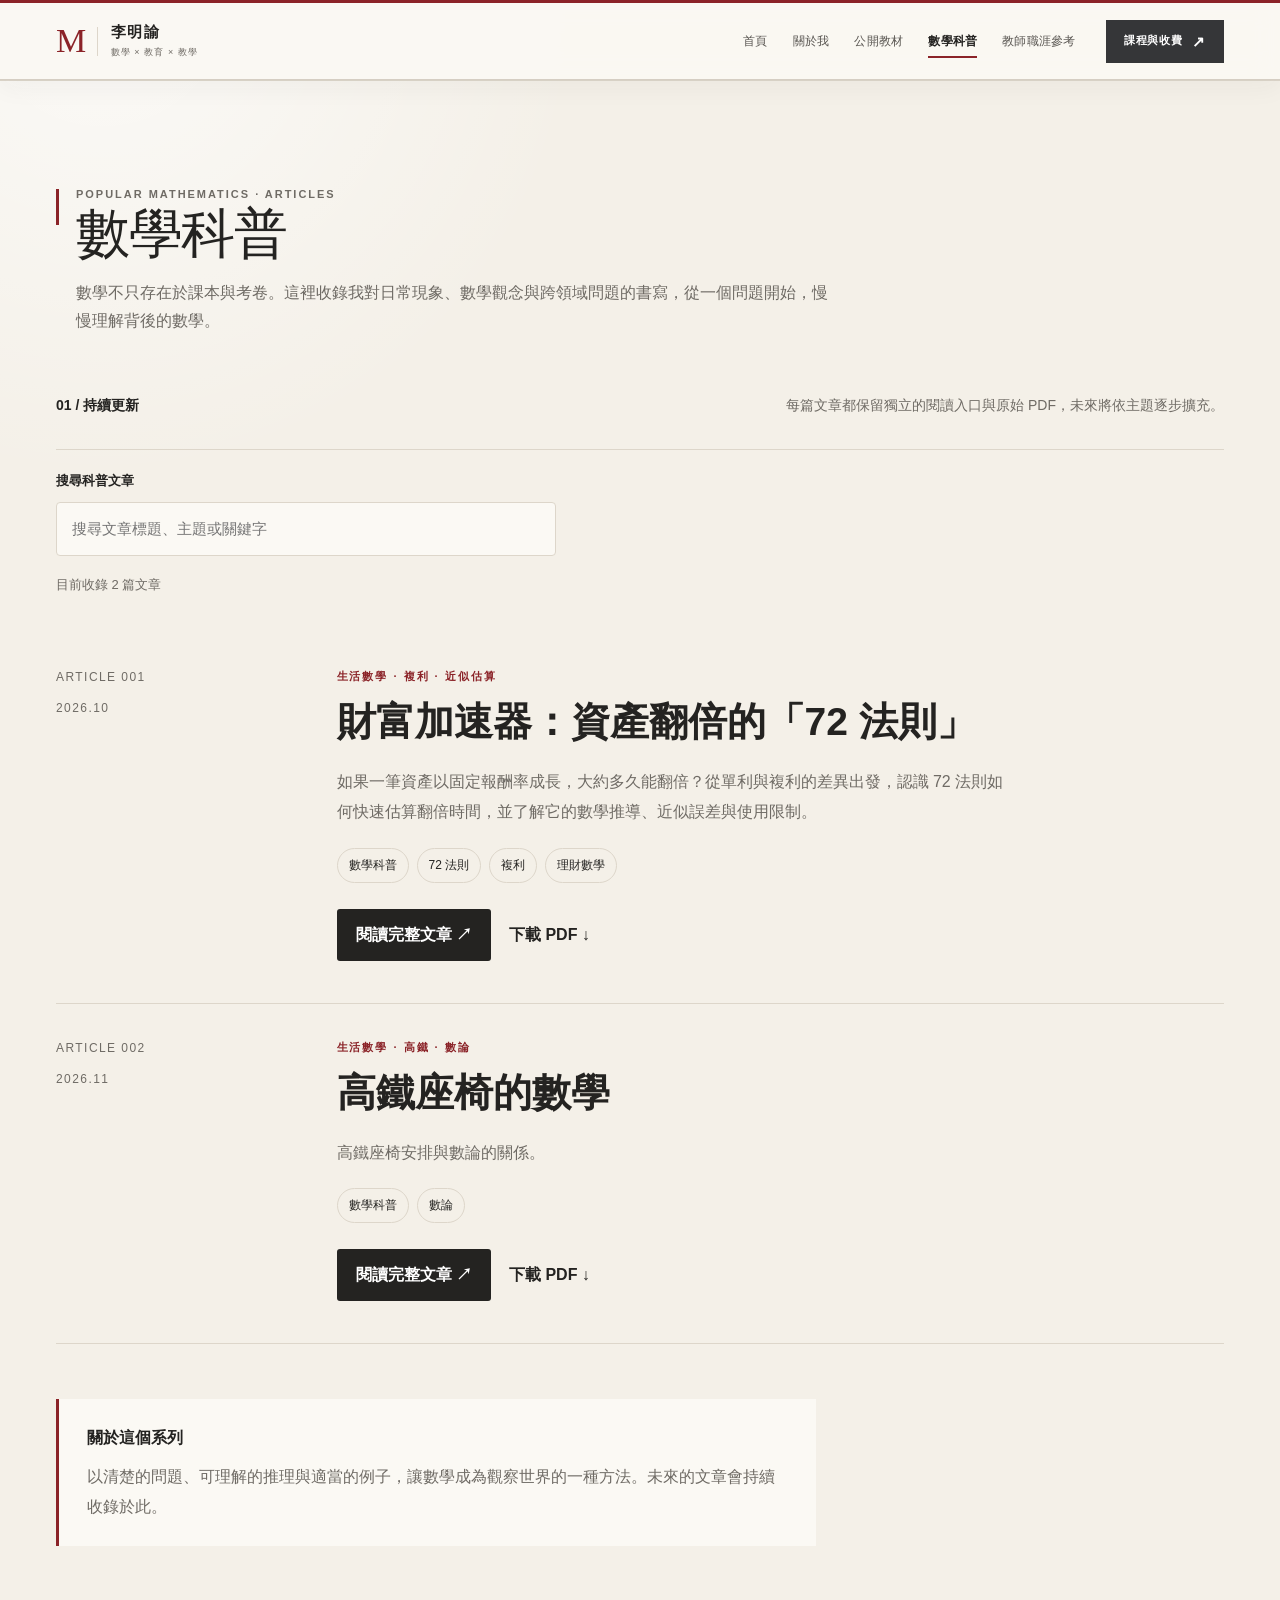
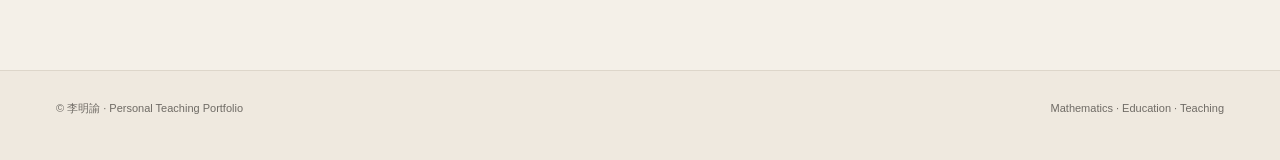
<file: science.html>
<!DOCTYPE html>

<html lang="zh-Hant">
<head>
<meta charset="utf-8"/>
<meta content="width=device-width, initial-scale=1" name="viewport"/>
<title>數學科普｜李明諭</title>
<link href="favicon.svg" rel="icon" type="image/svg+xml"/>
<meta content="以數學理解生活中的問題：閱讀李明諭的數學科普文章，從 72 法則與複利開始。" name="description"/>
<link href="https://mingyuli0630-del.github.io/resources.html" rel="canonical"/>
<meta content="zh_TW" property="og:locale"/>
<meta content="website" property="og:type"/>
<meta content="李明諭｜數學 × 教育 × 教學" property="og:site_name"/>
<meta content="數學科普｜李明諭" property="og:title"/>
<meta content="以數學理解生活中的問題：閱讀李明諭的數學科普文章，從 72 法則與複利開始。" property="og:description"/>
<meta content="https://mingyuli0630-del.github.io/resources.html" property="og:url"/>
<meta content="https://mingyuli0630-del.github.io/og-cover-v46.png" property="og:image"/>
<meta content="https://mingyuli0630-del.github.io/og-cover-v46.png" property="og:image:secure_url"/>
<meta content="image/png" property="og:image:type"/>
<meta content="1200" property="og:image:width"/>
<meta content="630" property="og:image:height"/>
<meta content="李明諭｜數學 × 教育 × 教學" property="og:image:alt"/>
<meta content="summary_large_image" name="twitter:card"/>
<meta content="數學科普｜李明諭" name="twitter:title"/>
<meta content="以數學理解生活中的問題：閱讀李明諭的數學科普文章，從 72 法則與複利開始。" name="twitter:description"/>
<meta content="https://mingyuli0630-del.github.io/og-cover-v46.png" name="twitter:image"/>
<meta content="#F4F0E8" name="theme-color"/><style>
:root{
  --paper:#F9F7F2;
  --paper2:#FFFDF9;
  --ink:#303431;
  --muted:#74756F;
  --sage:#B87255;
  --sage2:#46524B;
  --line:#E3E0D8;
  --warm:#87917C;
  --serif:"Noto Serif TC","Songti TC","PMingLiU",serif;
  --sans:"Inter","Noto Sans TC","PingFang TC","Microsoft JhengHei",sans-serif;
}
*{box-sizing:border-box}
html{scroll-behavior:smooth}
body{margin:0;background:var(--paper);color:var(--ink);font-family:var(--sans);line-height:1.75}
a{color:inherit;text-decoration:none}
button{font:inherit}
.wrap{max-width:var(--max);margin:auto;padding:0 24px}
header{position:sticky;top:0;z-index:50;background:rgba(249,247,242,.97);backdrop-filter:blur(14px);border-top:3px solid var(--sage);border-bottom:1px solid rgba(217,212,202,.9);box-shadow:0 7px 22px rgba(48,52,49,.035)}
.nav{min-height:78px;display:flex;align-items:center;justify-content:space-between;gap:28px}
.brand{display:flex;align-items:center;gap:12px;flex:0 0 auto}
.brandmark{width:42px;height:42px;border:1px solid var(--ink);border-radius:2px;display:grid;place-items:center;font-family:var(--serif);font-size:21px;transition:.2s ease}
.brand:hover .brandmark{background:var(--ink);color:var(--paper)}
.brand strong{display:block;font-size:14px;letter-spacing:.09em;line-height:1.35}
.brand small{display:block;font-family:var(--serif);font-size:10px;color:var(--muted);letter-spacing:.04em;margin-top:2px}
.nav-right{display:flex;align-items:center;gap:22px;margin-left:auto}
nav{display:flex;align-items:center;gap:5px;font-size:13px}
nav a{position:relative;padding:10px 13px;border:0;border-radius:2px;color:var(--muted);transition:.18s ease;white-space:nowrap}
nav a:hover{background:rgba(184,114,85,.07);color:var(--ink)}
nav a.active{background:rgba(184,114,85,.10);color:var(--ink);font-weight:700}
nav a.active:after{content:"";position:absolute;left:13px;right:13px;bottom:6px;height:1px;background:var(--sage)}
.nav-cta{display:inline-flex;align-items:center;justify-content:center;gap:9px;min-height:44px;padding:0 17px;background:var(--ink);color:var(--paper);border:1px solid var(--ink);font-size:12px;font-weight:700;letter-spacing:.04em;white-space:nowrap;transition:.18s ease}
.nav-cta:hover{background:var(--sage2);border-color:var(--sage2);transform:translateY(-1px)}
.nav-cta.active{background:var(--sage);border-color:var(--sage)}
.nav-cta .arrow{font-size:15px;line-height:1}
.menu-toggle{display:none;width:42px;height:42px;border:1px solid var(--line);background:transparent;color:var(--ink);font-size:18px;cursor:pointer}
section{padding:108px 0}
.border-top{border-top:1px solid var(--line)}
.eyebrow{font-size:11px;letter-spacing:.23em;color:var(--sage);font-weight:700;margin:0 0 10px}
.heading{max-width:790px;margin-bottom:44px}
.heading h2{font-family:var(--serif);font-size:clamp(38px,5vw,62px);font-weight:500;letter-spacing:-.035em;line-height:1.12;margin:0 0 14px}
.heading p{margin:0;color:var(--muted)}

.hero{min-height:calc(100svh - 68px);display:grid;grid-template-columns:1.05fr .95fr;gap:68px;align-items:center;padding-top:58px;padding-bottom:58px}
.hero h1{font-family:var(--serif);font-size:clamp(72px,10vw,120px);font-weight:500;line-height:.92;letter-spacing:-.065em;margin:5px 0 16px}
.hero-en{font-family:var(--serif);font-size:clamp(20px,2.2vw,28px);color:var(--sage);margin:0 0 27px}
.lead{font-size:clamp(19px,2vw,24px);max-width:650px;margin:0 0 30px}
.chips{display:flex;gap:8px;flex-wrap:wrap;margin-bottom:28px}
.chip{border:1px solid var(--line);border-radius:999px;padding:7px 11px;font-size:12px;color:var(--muted);background:rgba(255,255,255,.22)}
.btn{display:inline-flex;align-items:center;justify-content:center;min-height:47px;border:1px solid var(--ink);border-radius:999px;padding:9px 17px;font-size:14px;font-weight:650;background:transparent;cursor:pointer}
.btn.primary{background:var(--ink);color:var(--paper)}
.btn:hover{background:var(--paper2)}
.btn.primary:hover{background:var(--sage2)}

.portrait{position:relative;background:var(--paper2);border:1px solid var(--line);padding:16px 16px 70px;box-shadow:0 18px 50px rgba(48,52,49,.065);min-height:590px}
.portrait:before{content:"";position:absolute;inset:12px -12px -12px 12px;border:1px solid #B77B5C2E;z-index:-1}
.portrait .photo{height:500px;background:
radial-gradient(circle at 50% 34%,#B77B5C2E 0 80px,transparent 81px),
linear-gradient(145deg,#EFEAE2,#FFFDFC);
display:grid;place-items:center;color:var(--sage);font-family:var(--serif);font-size:76px}
.portrait .photo img{width:100%;height:100%;object-fit:cover;object-position:center top;display:block}
.portrait .caption{position:absolute;left:34px;right:34px;bottom:19px;border-top:1px solid var(--line);padding-top:12px;display:flex;justify-content:space-between;gap:15px}
.caption span{font-size:10px;letter-spacing:.14em;color:var(--muted)}
.caption strong{font-family:var(--serif);font-size:12px;font-weight:500}

.about-grid{display:grid;grid-template-columns:190px minmax(0,1fr);gap:64px}
.sticky{position:sticky;top:100px;align-self:start}
.about-intro{font-family:var(--serif);font-size:clamp(28px,3.4vw,43px);line-height:1.55;margin:0 0 34px}
.about-copy{columns:2;column-gap:34px;color:#626761}
.about-copy p{break-inside:avoid;margin:0 0 20px}
.about-story{max-width:980px;width:100%}
.about-intro{padding:0 0 10px}
.about-kicker{font-size:13px;letter-spacing:.16em;text-transform:uppercase;color:var(--sage);margin:0 0 14px}
.about-grid>.heading{max-width:190px;margin-bottom:0}
.about-grid>.heading h2{font-size:clamp(38px,3.2vw,46px);letter-spacing:-.04em;margin-bottom:16px;white-space:nowrap}
.about-grid>.heading>p:not(.eyebrow):not(.about-side-note){font-size:14px;line-height:1.75}
.about-side-nav{margin-top:34px;border-top:1px solid var(--line)}
.about-side-nav a{display:grid;grid-template-columns:25px 1fr;gap:8px;padding:12px 0;border-bottom:1px solid var(--line);text-decoration:none;color:var(--muted);font-size:12px;line-height:1.4}
.about-side-nav a span{font-family:var(--serif);color:var(--sage)}
.about-side-nav a strong{font-weight:500;color:var(--ink)}
.about-side-note{font-family:var(--serif);font-size:15px;line-height:1.65;color:var(--sage2);margin-top:24px}

.about-lead{font-family:var(--serif);font-size:clamp(24px,2.5vw,34px);line-height:1.62;margin:0;max-width:800px;letter-spacing:-.015em}
.about-index{display:grid;grid-template-columns:repeat(3,1fr);gap:0;background:transparent;border-top:1px solid var(--line);border-bottom:1px solid var(--line);margin:34px 0 58px}
.about-index a{display:block;background:transparent;padding:16px 18px 17px 0;text-decoration:none;color:var(--ink);transition:.2s ease;border-right:1px solid var(--line);margin-right:18px}
.about-index a:hover{opacity:.62}
.about-index span{display:inline-block;font-size:11px;letter-spacing:.16em;color:var(--sage);margin-right:10px}
.about-index strong{font-family:var(--serif);font-size:17px;font-weight:500}
.about-index a:last-child{border-right:0;margin-right:0}
.about-chapter{scroll-margin-top:90px;padding:0 0 58px;margin-bottom:58px;border-bottom:1px solid var(--line)}
.about-chapter:last-of-type{margin-bottom:32px}
.about-chapter-head{display:block;margin-bottom:30px;padding-left:0}
.about-no{font-family:var(--serif);font-size:12px;letter-spacing:.22em;color:var(--sage);margin-bottom:10px;padding-top:0;font-variant-numeric:tabular-nums}
.about-chapter h3{font-family:var(--serif);font-size:clamp(31px,3.4vw,44px);font-weight:500;line-height:1.18;margin:0;letter-spacing:-.025em}
.about-deck{font-family:var(--serif);font-size:19px;line-height:1.7;color:var(--sage2);margin:11px 0 0;max-width:none}
.about-body{max-width:860px;margin-left:0;color:#626761;font-size:16px;line-height:1.9}
.about-body p{margin:0 0 18px}
.about-body strong{color:var(--ink)}
.about-body h4{font-family:var(--serif);font-size:23px;font-weight:500;color:var(--ink);margin:38px 0 13px}
.about-quote{font-family:var(--serif);font-size:clamp(21px,2.1vw,28px);line-height:1.65;color:var(--ink);margin:30px 0;padding:4px 0 4px 20px;border-left:2px solid var(--sage)}
.about-subquote{font-family:var(--serif);font-size:20px;line-height:1.7;color:var(--sage2);margin:28px 0}
.about-principles{display:grid;grid-template-columns:repeat(3,1fr);gap:12px;margin:30px 0 8px}
.about-principle{border-top:1px solid var(--line);background:transparent;padding:18px 8px 10px 0}
.about-principle small{display:block;color:var(--sage);letter-spacing:.1em;margin-bottom:10px}
.about-principle strong{font-family:var(--serif);font-size:19px;font-weight:500;line-height:1.45}
.about-detail{margin-top:26px;border-top:1px solid var(--line)}
.about-detail summary{cursor:pointer;list-style:none;padding:18px 0;font-size:14px;letter-spacing:.06em;color:var(--sage2);display:flex;justify-content:space-between;align-items:center}
.about-detail summary::-webkit-details-marker{display:none}
.about-detail summary::after{content:"＋";font-size:20px;font-weight:300}
.about-detail[open] summary::after{content:"－"}
.about-detail-content{padding:10px 0 4px}
.about-status{display:grid;grid-template-columns:1fr 1fr;gap:14px;margin:30px 0}
.about-status-card{border-top:1px solid var(--line);background:transparent;padding:18px 8px 10px 0}
.about-status-card small{display:block;color:var(--sage);letter-spacing:.1em;margin-bottom:9px}
.about-status-card strong{font-family:var(--serif);font-size:20px;font-weight:500;line-height:1.45}
.metrics{display:grid;grid-template-columns:repeat(4,1fr);border-top:1px solid var(--ink);border-bottom:1px solid var(--line);margin-top:38px}
.metric{padding:18px 18px 18px 0;border-right:1px solid var(--line)}
.metric:not(:first-child){padding-left:18px}
.metric:last-child{border-right:0}
.metric strong{display:block;font-family:var(--serif);font-size:23px;font-weight:500}
.metric small{color:var(--muted)}

.dark{background:var(--ink);color:var(--paper)}
.dark .eyebrow{color:#E5DED6}
.dark .heading p{color:#E5DED6}
.framework{display:grid;grid-template-columns:repeat(4,1fr);border-top:1px solid rgba(255,255,255,.24)}
.framework article{min-height:260px;padding:26px 24px 18px 0;border-right:1px solid rgba(255,255,255,.17)}
.framework article:not(:first-child){padding-left:24px}
.framework article:last-child{border-right:0}
.framework span{font-family:var(--serif);color:#E5DED6}
.framework h3{font-family:var(--serif);font-size:27px;font-weight:500;margin:44px 0 10px}
.framework p{margin:0;color:#E5DED6}

.resume-grid{display:grid;grid-template-columns:1.3fr .7fr;gap:54px}
.timeline{border-top:1px solid var(--ink)}
.timeline article{display:grid;grid-template-columns:150px minmax(0,1fr);gap:30px;padding:28px 0;border-bottom:1px solid var(--line)}
.timeline .k{font-family:var(--serif);font-size:12px;line-height:1.55;letter-spacing:.04em;color:var(--sage);font-variant-numeric:tabular-nums}
.timeline h3{margin:0 0 5px;font-family:var(--serif);font-size:21px;font-weight:500}
.timeline .role{margin:0 0 9px;font-size:13px;letter-spacing:.05em;color:var(--sage2)}
.timeline p{margin:0;color:var(--muted);line-height:1.75}
.sidecard{background:var(--sage2);color:var(--paper);padding:30px;align-self:start}
.sidecard h3{font-family:var(--serif);font-size:30px;font-weight:500;margin:0 0 18px}
.sidecard ul{list-style:none;padding:0;margin:0}
.sidecard li{padding:9px 0;border-bottom:1px solid rgba(255,255,255,.16)}

.feature{display:grid;grid-template-columns:1fr 1fr;background:var(--paper2);border:1px solid var(--line);margin-bottom:16px}
.featurecopy{padding:38px}
.featurecopy h3{font-family:var(--serif);font-size:38px;line-height:1.2;font-weight:500;margin:9px 0 14px}
.featurecopy p{color:var(--muted)}
.tags{display:flex;gap:7px;flex-wrap:wrap;margin:20px 0}
.tag{border:1px solid var(--line);border-radius:999px;padding:5px 9px;font-size:11px;color:var(--muted)}
.preview{min-height:355px;background:
repeating-linear-gradient(0deg,transparent 0 29px,#B77B5C1F 30px 31px),
radial-gradient(circle at 66% 34%,transparent 0 64px,#B77B5C38 65px 67px,transparent 68px),
linear-gradient(135deg,#ece7dd,#FFFDFC);
display:flex;align-items:flex-end;padding:20px}
.preview span{font-family:var(--serif);font-size:13px;background:rgba(251,249,244,.9);padding:8px 10px;color:var(--sage)}
.cards{display:grid;grid-template-columns:repeat(3,1fr);gap:14px}
.card{background:var(--paper2);border:1px solid var(--line);padding:24px;min-height:240px}
.card small{color:var(--sage);letter-spacing:.1em}
.card h3{font-family:var(--serif);font-size:27px;line-height:1.3;font-weight:500;margin:16px 0 10px}
.card p{color:var(--muted);margin:0}

.gallery{display:grid;grid-template-columns:1.3fr .7fr .7fr;grid-auto-rows:230px;gap:12px}
.g{position:relative;border:1px solid var(--line);overflow:hidden;background:linear-gradient(145deg,#e7e3da,#FFFDFC)}
.g.big{grid-row:span 2}
.g img{position:absolute;inset:0;width:100%;height:100%;object-fit:cover;display:block;transition:transform .45s ease}
.g:hover img{transform:scale(1.025)}
.g.focus-top img{object-position:center 28%}
.g.focus-right img{object-position:66% center}
.g .p{position:absolute;inset:0;display:grid;place-items:center;font-family:var(--serif);font-size:56px;color:#B77B5C5C}
.g:after{content:"";position:absolute;inset:45% 0 0;background:linear-gradient(transparent,rgba(39,48,43,.60))}
.g label{position:absolute;z-index:2;left:16px;right:16px;bottom:14px;padding-top:9px;border-top:1px solid rgba(255,255,255,.62);display:flex;justify-content:space-between;color:#fff;font-size:11px}
/* Teaching Moments: six photos use one consistent visual scale */
.teaching-gallery{
  display:grid;
  grid-template-columns:repeat(3,minmax(0,1fr));
  grid-auto-rows:auto;
  gap:16px;
}
.teaching-gallery .g{
  margin:0;
  aspect-ratio:4 / 3;
  min-width:0;
}
.teaching-gallery .g.big{
  grid-row:auto;
  grid-column:auto;
}
.teaching-gallery .g label{
  left:14px;
  right:14px;
  bottom:12px;
  gap:12px;
  align-items:flex-end;
}
.teaching-gallery .g label span{
  font-size:12px;
  line-height:1.45;
}
.teaching-gallery .g label strong{
  flex:0 0 auto;
  font-size:10px;
  font-weight:500;
  letter-spacing:.08em;
}


.growth{display:grid;grid-template-columns:repeat(3,1fr);gap:18px}
.grow{border-top:2px solid var(--sage);padding-top:20px}
.grow h3{font-family:var(--serif);font-size:27px;line-height:1.35;font-weight:500;margin:8px 0}
.grow p{color:var(--muted)}

.notes{display:grid;grid-template-columns:1fr 1fr;border-top:1px solid var(--ink)}
.note{padding:26px 28px 26px 0;border-bottom:1px solid var(--line)}
.note:nth-child(odd){border-right:1px solid var(--line)}
.note:nth-child(even){padding-left:28px}
.note small{color:var(--sage);letter-spacing:.1em}
.note h3{font-family:var(--serif);font-size:27px;font-weight:500;line-height:1.35;margin:9px 0}
.note p{color:var(--muted);margin:0}

.cvpromo{display:grid;grid-template-columns:1fr auto;gap:28px;align-items:center;padding:36px;border:1px solid var(--line);background:var(--paper2)}
.cvpromo h3{font-family:var(--serif);font-size:34px;font-weight:500;margin:0 0 8px}
.cvpromo p{margin:0;color:var(--muted);max-width:700px}

.contact{background:var(--sage2);color:var(--paper);padding:66px;text-align:center}
.contact h2{font-family:var(--serif);font-size:clamp(40px,5vw,62px);font-weight:500;line-height:1.2;margin:7px auto 14px}
.contact p{color:#E5DED6}
footer{border-top:1px solid var(--line);padding:28px 0 42px;color:var(--muted);font-size:11px}
footer .wrap{display:flex;justify-content:space-between;align-items:center;gap:18px;flex-wrap:wrap}


/* Courses & Tuition */
.enrollment-notice{
  display:flex;
  gap:18px;
  align-items:baseline;
  margin:-8px 0 34px;
  padding:15px 0;
  border-top:1px solid var(--sage);
  border-bottom:1px solid var(--line);
}
.enrollment-notice small{
  flex:0 0 auto;
  font-size:10px;
  letter-spacing:.16em;
  color:var(--sage);
}
.enrollment-notice strong{
  font-family:var(--serif);
  font-size:17px;
  font-weight:500;
  color:var(--ink);
}
.course-shell{display:grid;grid-template-columns:.9fr 1.1fr;gap:42px;align-items:start}
.course-intro{position:sticky;top:96px}
.course-intro .price-lead{font-family:var(--serif);font-size:34px;line-height:1.35;margin:7px 0 16px}
.course-intro p{color:var(--muted)}
.course-badges{display:flex;gap:8px;flex-wrap:wrap;margin-top:20px}
.course-badge{border:1px solid var(--line);border-radius:99px;padding:7px 10px;background:var(--paper2);font-size:11px;color:var(--muted)}
.pricebox{background:var(--paper2);border:1px solid var(--line);padding:26px}
.pricebox h3{font-family:var(--serif);font-size:28px;font-weight:500;margin:0 0 16px}
.price-table-wrap{overflow-x:auto}
.price-table{width:100%;border-collapse:collapse;min-width:610px}
.price-table th,.price-table td{padding:12px 10px;border-bottom:1px solid var(--line);text-align:left;font-size:12px;vertical-align:top}
.price-table th{font-size:10px;letter-spacing:.1em;color:var(--muted);font-weight:700}
.price-table td strong{font-family:var(--serif);font-size:17px;font-weight:500}
.price-note{margin-top:14px;padding-top:14px;border-top:1px solid var(--line);font-size:11px;color:var(--muted)}
.course-types{margin-top:22px;display:grid;grid-template-columns:repeat(3,1fr);gap:14px;align-items:stretch}
.course-group{background:var(--paper2);border:1px solid var(--line);padding:24px;height:100%}
.course-group>small{color:var(--sage);letter-spacing:.12em}
.course-group h3{font-family:var(--serif);font-size:26px;font-weight:500;margin:7px 0 15px}
.course-group details{border-top:1px solid var(--line)}
.course-group summary{cursor:pointer;padding:12px 0;font-size:13px;font-weight:650;list-style:none}
.course-group summary::-webkit-details-marker{display:none}
.course-group summary:after{content:"＋";float:right;color:var(--sage)}
.course-group details[open] summary:after{content:"－"}
.course-group details p{font-size:12px;color:var(--muted);margin:0 0 12px}
.course-info{display:grid;grid-template-columns:repeat(4,1fr);margin-top:17px;border-top:1px solid var(--ink);border-bottom:1px solid var(--line)}
.course-info div{padding:18px;border-right:1px solid var(--line);min-width:0}
.course-info div:last-child{border-right:0}
.course-info strong{display:block;font-family:var(--serif);font-size:18px;font-weight:500}
.course-info small{color:var(--muted)}

/* Resume builder */
.resume-layer{position:fixed;inset:0;background:rgba(39,48,43,.64);backdrop-filter:blur(5px);z-index:100;display:none;overflow:auto;padding:24px}
.resume-layer.open{display:block}
.builder{max-width:1180px;margin:auto;display:grid;grid-template-columns:310px 1fr;gap:16px}
.controls{background:var(--paper);padding:24px;position:sticky;top:0;align-self:start;max-height:calc(100vh - 48px);overflow:auto}
.controls h3{font-family:var(--serif);font-size:28px;font-weight:500;margin:0 0 8px}
.controls p{font-size:12px;color:var(--muted)}
.controlrow{padding:12px 0;border-top:1px solid var(--line)}
.controlrow label{display:flex;align-items:center;gap:9px;font-size:13px;cursor:pointer}
.ctrl-actions{display:flex;gap:8px;flex-wrap:wrap;margin-top:16px}
.resume-paper{background:#fff;color:#1c211e;min-height:1123px;padding:58px 66px;box-shadow:0 20px 70px rgba(0,0,0,.22)}
.r-head{display:grid;grid-template-columns:1fr auto;gap:20px;border-bottom:1.5px solid #222;padding-bottom:20px;margin-bottom:24px}
.r-head h1{font-family:var(--serif);font-size:38px;font-weight:500;margin:0}
.r-head .sub{font-size:14px;color:#555;margin-top:4px}
.r-contact{text-align:right;font-size:11px;color:#555}
.r-section{margin:23px 0}
.r-section.hidden{display:none}
.r-section h2{font-size:11px;letter-spacing:.18em;text-transform:uppercase;border-bottom:1px solid #bbb;padding-bottom:5px;margin:0 0 12px}
.r-item{display:grid;grid-template-columns:125px 1fr;gap:16px;margin:11px 0}
.r-date{font-size:11px;color:#666}
.r-item h3{font-size:14px;margin:0 0 3px}
.r-item p{font-size:12px;line-height:1.5;color:#444;margin:0}
.r-list{margin:0;padding-left:18px;font-size:12px;color:#444}
.r-note{font-size:10px;color:#777;margin-top:18px}

/* language */
.en-only{display:none}
body.resume-en .zh-only{display:none!important}
body.resume-en .en-only{display:block!important}




@media print{
  body{background:#fff}
  header,main,footer,.controls{display:none!important}
  .resume-layer{display:block!important;position:static;background:none;padding:0}
  .builder{display:block;max-width:none}
  .resume-paper{box-shadow:none;min-height:auto;padding:0;margin:0}
  @page{size:A4;margin:14mm}
}

/* Public Resources */
.resources-toolbar{display:flex;justify-content:space-between;gap:18px;align-items:center;margin-bottom:24px;flex-wrap:wrap}
.resource-search{flex:1;min-width:240px;max-width:430px;display:flex;align-items:center;border:1px solid var(--line);background:var(--paper2);border-radius:999px;padding:0 14px}
.resource-search input{width:100%;border:0;background:transparent;outline:0;padding:10px 4px;font:inherit;font-size:13px;color:var(--ink)}
.resource-filters{display:flex;gap:8px;flex-wrap:wrap}
.filter-btn{border:1px solid var(--line);background:transparent;border-radius:999px;padding:7px 11px;font-size:11px;color:var(--muted);cursor:pointer}
.filter-btn.active{background:var(--ink);color:var(--paper);border-color:var(--ink)}
.resource-grid{display:grid;grid-template-columns:repeat(3,minmax(0,1fr));gap:16px;align-items:stretch}
.resource-card{background:var(--paper2);border:1px solid var(--line);display:flex;flex-direction:column;min-height:340px;height:100%}
.resource-cover{height:160px;position:relative;overflow:hidden;border-bottom:1px solid var(--line);background:repeating-linear-gradient(0deg,transparent 0 28px,#B77B5C17 29px 30px),linear-gradient(145deg,#ece7dc,#FFFDFC)}
.resource-cover .symbol{position:absolute;right:18px;top:8px;font-family:var(--serif);font-size:72px;color:#B77B5C42}
.resource-cover .level{position:absolute;left:16px;top:14px;border:1px solid rgba(48,52,49,.13);background:rgba(251,249,244,.75);border-radius:999px;padding:4px 8px;font-size:10px;color:var(--sage2)}
.resource-body{padding:20px;display:flex;flex-direction:column;flex:1}
.resource-meta{display:flex;justify-content:space-between;gap:12px;font-size:10px;letter-spacing:.08em;color:var(--sage);text-transform:uppercase}
.resource-card h3{font-family:var(--serif);font-weight:500;font-size:25px;line-height:1.3;margin:10px 0 8px}
.resource-card p{font-size:12px;color:var(--muted);margin:0 0 16px}
.resource-tags{display:flex;gap:6px;flex-wrap:wrap;margin-top:auto;margin-bottom:16px}
.resource-tag{font-size:10px;border:1px solid var(--line);border-radius:999px;padding:4px 7px;color:var(--muted)}
.resource-actions{display:flex;gap:7px;flex-wrap:wrap;align-items:center}
.resource-link{display:inline-flex;align-items:center;justify-content:center;border:1px solid var(--ink);border-radius:999px;padding:7px 10px;font-size:11px;cursor:pointer;background:transparent}
.resource-link.primary{background:var(--ink);color:var(--paper)}
.resource-link.disabled{opacity:.4;pointer-events:none;border-color:var(--line)}
.resource-count{font-size:11px;color:var(--muted);margin-bottom:10px}
.resources-note{margin-top:28px;display:grid;grid-template-columns:1.15fr .85fr;gap:18px}
.resources-note>div{border-top:1px solid var(--ink);padding-top:18px}
.resources-note h3{font-family:var(--serif);font-size:25px;font-weight:500;margin:0 0 7px}
.resources-note p{font-size:12px;color:var(--muted);margin:0}
.resource-modal{position:fixed;inset:0;z-index:120;background:rgba(39,48,43,.64);backdrop-filter:blur(6px);display:none;padding:24px;overflow:auto}
.resource-modal.open{display:grid;place-items:center}
.resource-modal-card{max-width:720px;width:100%;background:var(--paper2);border:1px solid var(--line);padding:30px;position:relative}
.resource-modal-card h3{font-family:var(--serif);font-size:34px;font-weight:500;margin:4px 0 10px}
.resource-modal-card p{color:var(--muted)}
.resource-modal-close{position:absolute;right:16px;top:14px;border:1px solid var(--line);border-radius:50%;width:34px;height:34px;background:transparent;cursor:pointer}
.resource-modal-list{display:grid;grid-template-columns:repeat(2,1fr);gap:12px;margin-top:18px}
.resource-modal-list div{border-top:1px solid var(--line);padding-top:10px}
.resource-modal-list strong{display:block;font-family:var(--serif);font-weight:500;font-size:16px}
.resource-modal-list small{color:var(--muted)}













/* V14 — Apricot × Olive */
body{
  background:
    radial-gradient(circle at 88% 7%, rgba(184,114,85,.045), transparent 27%),
    radial-gradient(circle at 7% 58%, rgba(135,145,124,.035), transparent 24%),
    var(--paper);
}
.eyebrow{color:#A96549}
.btn.primary{
  background:var(--sage2);
  border-color:var(--sage2);
}
.btn.primary:hover{
  background:#39443F;
  border-color:#39443F;
}
.btn.ghost:hover{
  border-color:#CBC7BE;
  background:rgba(255,253,249,.76);
}
.enrollment-notice{
  border-top-color:#C98B6D;
  background:linear-gradient(90deg,rgba(184,114,85,.045),transparent 66%);
}
.enrollment-notice small{color:#A96549}

/* Keep warm orange as an accent; use olive for structural cues. */
.timeline-dot{background:var(--warm)}
.step-no{background:var(--sage)}
.about-detail summary::after{color:var(--warm)}
.resource-cover{
  background:linear-gradient(145deg,#EFEAE2,#FFFDF9);
}

/* Softer dark blocks: less brown, more neutral teacher-portfolio tone. */
.sidecard,.contact{
  background:var(--sage2);
}
.sidecard p,.contact p{
  color:rgba(249,247,242,.78);
}

a:focus-visible,button:focus-visible,summary:focus-visible{
  outline:2px solid #B87255;
  outline-offset:3px;
}


.hero-identity{
  display:inline-flex;
  align-items:center;
  gap:9px;
  color:#A96549;
  letter-spacing:.12em;
}
.hero-identity::before{
  content:"";
  width:22px;
  height:1px;
  background:currentColor;
  opacity:.72;
}


.hero-identity{
  letter-spacing:.08em;
  text-transform:none;
}




/* V25 — Teacher career reference, positioned away from personal tuition */

/* Compact career reference: secondary content on the homepage */
.career-compact{padding:38px 0}
.career-details{border-top:1px solid var(--ink);border-bottom:1px solid var(--line)}
.career-details summary{list-style:none;cursor:pointer;display:flex;align-items:center;justify-content:space-between;gap:24px;padding:22px 0}
.career-details summary::-webkit-details-marker{display:none}
.career-summary-copy .eyebrow{margin:0 0 6px}
.career-summary-copy h2{font-family:var(--serif);font-size:clamp(24px,3vw,34px);font-weight:500;letter-spacing:-.025em;line-height:1.15;margin:0 0 5px}
.career-summary-copy>p:last-child{margin:0;color:var(--muted);font-size:12px}
.career-summary-action{flex:0 0 auto;font-size:11px;letter-spacing:.06em;color:var(--sage2);white-space:nowrap}
.career-summary-action span{display:inline-block;margin-left:5px;transition:transform .2s ease}
.career-details[open] .career-summary-action span{transform:rotate(45deg)}
.career-details-body{padding:24px 0 38px}
.career-details-body .career-intro{margin-top:0}

.career-intro{max-width:820px;margin-bottom:28px;color:var(--muted)}
.career-callout{display:grid;grid-template-columns:repeat(2,minmax(0,1fr));gap:20px;margin:0 0 28px;align-items:stretch}
.career-callout>div{border-top:1px solid var(--ink);padding:18px 0 0;min-width:0}
.career-callout strong{display:block;font-family:var(--serif);font-size:22px;font-weight:500;margin-bottom:5px}
.career-callout p{margin:0;color:var(--muted);font-size:12px}
.career-table-wrap{overflow-x:auto;border-top:1px solid var(--ink);-webkit-overflow-scrolling:touch}
.career-table{width:100%;min-width:1080px;border-collapse:collapse;background:var(--paper2)}
.career-table th,.career-table td{padding:15px 13px;text-align:left;vertical-align:top;border-bottom:1px solid var(--line);font-size:12px;line-height:1.65}
.career-table th{font-size:10px;letter-spacing:.08em;color:var(--muted);font-weight:600;background:#F3F0E9;white-space:nowrap}
.career-table td:first-child{width:155px}
.career-table td:nth-child(2){width:150px}
.career-table td:nth-child(3){width:160px}
.career-table td:nth-child(4){width:90px}
.career-table td:nth-child(5){width:90px}
.career-table strong{font-family:var(--serif);font-size:16px;font-weight:500;color:var(--ink)}
.career-table .money{font-family:var(--serif);font-size:17px;color:var(--sage);white-space:nowrap}
.career-table .sub{display:block;color:var(--muted);font-size:10px;margin-top:4px}
.career-tag{display:inline-block;border:1px solid var(--line);border-radius:999px;padding:3px 7px;font-size:10px;white-space:nowrap}
.career-notes{display:grid;grid-template-columns:1.1fr .9fr;gap:28px;margin-top:28px}
.career-notes>div{border-top:1px solid var(--ink);padding-top:16px}
.career-notes h3{font-family:var(--serif);font-size:23px;font-weight:500;margin:0 0 8px}
.career-notes p,.career-notes li{font-size:12px;color:var(--muted)}
.career-notes ul{margin:8px 0 0;padding-left:18px}
.career-source-list{display:grid;gap:8px}
.career-source-list a{font-size:11px;color:var(--sage2);text-decoration:underline;text-decoration-color:rgba(70,82,75,.25);text-underline-offset:3px}
.career-updated{font-size:10px;color:var(--muted);letter-spacing:.05em;margin-top:14px}



    .career-star-note {
      margin-top: .35rem;
      font-size: .88rem;
      color: var(--muted);
    }
  



/* V28 — true multi-page structure */

.page-career #career{padding:72px 0 108px}
.page-career .career-details{border-top:0}
.page-career .career-details summary{cursor:default;pointer-events:none;padding-top:10px}
.page-career .career-summary-action{display:none}
.page-career .career-summary-copy h2{font-size:clamp(38px,5vw,62px)}
.page-courses #courses,.page-resources #resources,.page-about #about{padding-top:72px}
.page-intro{padding:72px 0 28px}
.page-intro .heading{margin-bottom:0}
.page-links{display:grid;grid-template-columns:repeat(3,1fr);gap:12px;margin-top:34px}
.page-link{border-top:1px solid var(--line);padding:18px 8px 8px 0}
.page-link small{display:block;color:var(--sage);letter-spacing:.12em;margin-bottom:8px}
.page-link strong{font-family:var(--serif);font-size:19px;font-weight:500}
.page-link p{font-size:13px;color:var(--muted);margin:7px 0 0}



/* V32: let short prose use the available width; wrap only when the viewport really requires it. */
.heading,.lead,.about-story,.about-lead,.about-deck,.career-intro,.cvpromo p{max-width:none}


/* V41 — Editorial Burgundy identity, inspired by the approved visual reference */
:root{
  --paper:#F4F0E8;
  --paper2:#FBF9F4;
  --ink:#242321;
  --muted:#6F6B65;
  --sage:#8B2328;
  --sage2:#3D3B37;
  --line:#DDD6CA;
  --warm:#B5AA98;
  --soft:#ECE5DA;
  --max:1240px;
}
body{
  background:
    radial-gradient(circle at 8% 0%,rgba(255,255,255,.68),transparent 30rem),
    var(--paper);
  color:var(--ink);
}
::selection{background:rgba(139,35,40,.14);color:var(--ink)}

/* Header / logo */
header{
  background:rgba(250,248,243,.96);
  border-top:0;
  border-bottom:1px solid rgba(205,197,185,.82);
  box-shadow:0 8px 26px rgba(50,43,37,.045);
}
header::before{content:"";display:block;height:3px;background:var(--sage)}
.nav{min-height:76px}
.brand{gap:13px}
.brandmark{
  width:auto;height:auto;min-width:38px;border:0;border-radius:0;
  position:relative;padding:0 14px 0 0;
  font-family:var(--serif);font-size:34px;line-height:1;color:var(--sage);
  letter-spacing:-.08em;
}
.brandmark::after{content:"";position:absolute;right:0;top:3px;bottom:2px;width:1px;background:var(--line)}
.brand:hover .brandmark{background:transparent;color:var(--ink)}
.brand strong{font-family:var(--serif);font-size:15px;letter-spacing:.12em;font-weight:650;color:var(--ink)}
.brand small{font-family:var(--sans);font-size:9px;letter-spacing:.12em;text-transform:uppercase;color:var(--muted);margin-top:3px}
.nav-right{gap:18px}
nav{gap:1px}
nav a{border-radius:0;padding:10px 12px;color:#595651;font-size:12px;letter-spacing:.02em}
nav a:hover{background:transparent;color:var(--sage)}
nav a.active{background:transparent;color:var(--ink);font-weight:700}
nav a.active:after{left:12px;right:12px;bottom:4px;height:2px;background:var(--sage)}
.nav-cta{min-height:43px;padding:0 17px;background:#353638;border-color:#353638;color:#fff;border-radius:0;font-size:11px;letter-spacing:.08em}
.nav-cta:hover{background:var(--sage);border-color:var(--sage)}
.nav-cta.active{background:var(--sage);border-color:var(--sage)}
.menu-toggle{border-color:var(--line);background:var(--paper2);border-radius:50%}

/* Type and section rhythm */
section{padding:96px 0}
.eyebrow{color:var(--sage);letter-spacing:.18em}
.heading{position:relative;padding-left:20px;margin-bottom:40px;max-width:860px}
.heading::before{content:"";position:absolute;left:0;top:4px;width:3px;height:36px;background:var(--sage)}
.heading h2{font-size:clamp(34px,4.4vw,54px);letter-spacing:-.025em}
.heading p:not(.eyebrow){max-width:760px}
.border-top{border-top-color:var(--line)}

/* Homepage hero */
.page-home #home{padding:0}
.hero{min-height:calc(100svh - 79px);grid-template-columns:minmax(0,.92fr) minmax(430px,1.08fr);gap:62px;padding-top:66px;padding-bottom:66px}
.hero>div:first-child{position:relative;z-index:1}
.hero-identity{display:inline-flex;align-items:center;gap:10px;margin-bottom:20px;color:var(--muted);letter-spacing:.08em;font-size:11px}
.hero-identity::before{content:"";display:inline-block;position:static;width:34px;height:2px;background:var(--sage);transform:none}
.hero h1{font-size:clamp(76px,9vw,112px);line-height:.94;letter-spacing:-.055em;margin:0 0 18px;color:#181817}
.hero-en{font-family:var(--serif);font-size:clamp(25px,2.8vw,34px);color:var(--ink);letter-spacing:.08em;margin:0 0 26px}
.lead{font-family:var(--serif);font-size:clamp(21px,2.2vw,28px);line-height:1.55;margin:0 0 14px;max-width:590px}
.hero-note{max-width:600px;margin:0 0 30px;color:var(--muted);font-size:14px;line-height:1.85}
.btn{border-radius:0;min-height:45px;padding:9px 16px;font-size:12px;letter-spacing:.04em}
.btn.primary{background:#353638;border-color:#353638;color:#fff}
.btn.primary:hover{background:var(--sage);border-color:var(--sage)}
.btn:hover{background:var(--paper2);border-color:var(--sage);color:var(--sage)}

.portrait{padding:0;min-height:570px;border:0;background:#EAE3D8;box-shadow:0 24px 58px rgba(45,38,33,.10);overflow:hidden}
.portrait:before{display:none}
.portrait .photo{height:570px;background:linear-gradient(145deg,#E6DED2,#FBF8F1);font-size:70px;color:var(--sage)}
.portrait .photo img{object-position:center 22%}
.portrait::after{content:"";position:absolute;inset:0;background:linear-gradient(180deg,transparent 62%,rgba(28,26,23,.42));pointer-events:none}
.portrait .caption{z-index:2;left:24px;right:24px;bottom:20px;border-top-color:rgba(255,255,255,.65);color:#fff}
.portrait .caption span,.portrait .caption strong{color:#fff}

/* Editorial cards and content */
.card,.feature,.resource-card,.pricebox,.course-group,.contact-card,.career-callout{border-color:var(--line);box-shadow:0 10px 28px rgba(56,48,40,.035)}
.card,.feature,.resource-card,.pricebox,.course-group{background:rgba(251,249,244,.84)}
.card h3,.featurecopy h3,.course-group h3{color:var(--ink)}
.tag,.chip,.course-badge{border-radius:2px;background:rgba(255,255,255,.34)}
.text-link,.resource-link{color:var(--sage)}
.home-feature-row small,.home-links small,.course-group>small,.resource-meta,.about-no{color:var(--sage)}
.home-links a{transition:.2s ease}
.home-links a:hover{background:rgba(139,35,40,.035)}

/* About */
.about-grid>.heading{padding-left:18px}
.about-grid>.heading::before{height:32px}
.about-kicker{color:var(--sage)}
.about-index span,.about-principle small,.about-status-card small{color:var(--sage)}
.about-quote{border-left-color:var(--sage)}
.about-side-note,.about-deck,.about-subquote{color:#554E48}

/* Dark / emphasis */
.dark{background:#30302F;color:#F6F1E8}
.sidecard,.contact{background:#343532}
.grow{border-top-color:var(--sage)}

/* Tables */
.price-table-wrap,.career-table-wrap{border:1px solid var(--line);background:var(--paper2);scrollbar-color:#AFA79B transparent}
.price-table thead th,.career-table thead th{background:#EDE5D9;color:#393633}
.price-table tbody tr:nth-child(even),.career-table tbody tr:nth-child(even){background:rgba(237,229,217,.28)}
.price-table tbody tr:hover,.career-table tbody tr:hover{background:rgba(139,35,40,.045)}
.price-scroll-hint{color:var(--sage);background:linear-gradient(90deg,transparent,rgba(139,35,40,.045),transparent)}
.money,.career-stars{color:var(--sage)}

/* Courses */
.enrollment-notice{border-top-color:var(--sage)}
.enrollment-notice small{color:var(--sage)}
.course-badge{border-color:#D8D0C4}
.course-info strong{color:var(--sage)}
.contact-method{border-color:var(--line)}

/* Footer */
footer{background:#EFE9DF;border-top-color:var(--line)}







/* Graceful image fallback when local photo assets are not present yet */
.portrait .photo{position:relative}
.portrait .photo::before{content:"M";position:absolute;inset:0;display:grid;place-items:center;font-family:var(--serif);font-size:clamp(72px,9vw,120px);color:rgba(139,35,40,.22);z-index:0}
.portrait .photo img{position:relative;z-index:1;background:transparent}
.g img{z-index:1}


/* V46 — consolidated responsive system */
img,svg,video{max-width:100%;height:auto}
html,body{max-width:100%;overflow-x:hidden}
.wrap{width:min(100%,var(--max));margin-inline:auto}
.course-shell>* ,.feature>* ,.resume-grid>* ,.about-grid>* ,.home-intro-grid>* ,.resources-note>*{min-width:0}
.pricebox{min-width:0;max-width:100%}

/* Compact navigation before tablet widths become crowded. */
@media (max-width:1100px){
  .nav{min-height:68px;gap:12px}
  .brand small{display:none}
  .nav-right{gap:8px}
  .nav-right nav{display:none;position:absolute;top:70px;left:0;right:0;background:rgba(251,249,244,.99);border-bottom:1px solid var(--line);padding:12px 28px 18px;box-shadow:0 14px 28px rgba(48,52,49,.08);z-index:60}
  .nav-right nav.open{display:grid;grid-template-columns:repeat(2,minmax(0,1fr));gap:4px}
  .nav-right nav a{display:block;padding:12px 14px}
  .menu-toggle{display:grid;place-items:center}
  .nav-cta{display:inline-flex;min-height:40px;padding:0 13px;font-size:11px}
}

/* Desktop */
@media (min-width:1200px){
  .wrap{padding-inline:36px}
  section{padding-block:104px}
  .hero{min-height:calc(100svh - 79px);grid-template-columns:minmax(0,.92fr) minmax(430px,1.08fr);gap:62px;padding-top:66px;padding-bottom:66px}
  .portrait{min-height:570px}
  .portrait .photo{height:570px}
  .home-intro-grid{gap:76px}
  .career-table-wrap,.price-table-wrap{scrollbar-width:thin}
}

/* iPad landscape / small laptop */
@media (min-width:1024px) and (max-width:1199px){
  .wrap{padding-inline:32px}
  section{padding-block:88px}
  .hero{min-height:auto;grid-template-columns:minmax(0,1.04fr) minmax(360px,.96fr);gap:42px;padding-top:54px;padding-bottom:58px}
  .hero h1{font-size:clamp(72px,8.8vw,96px)}
  .lead{font-size:20px}
  .portrait{min-height:500px}
  .portrait .photo{height:500px}
  .about-grid{grid-template-columns:150px minmax(0,1fr);gap:40px}
  .about-grid>.heading{max-width:150px}
  .cards,.growth{grid-template-columns:repeat(2,minmax(0,1fr))}
  .gallery,.teaching-gallery{grid-template-columns:repeat(2,minmax(0,1fr))}
  .home-links{grid-template-columns:repeat(3,minmax(0,1fr))}
  .career-table{min-width:1040px}
}

/* iPad portrait / tablet */
@media (min-width:768px) and (max-width:1023px){
  .wrap{padding-inline:30px}
  section{padding-block:82px}
  .heading{margin-bottom:36px}
  .heading h2{font-size:clamp(40px,6vw,54px)}
  .hero{min-height:auto;grid-template-columns:1fr;gap:42px;padding-top:58px;padding-bottom:66px}
  .hero>div:first-child{max-width:720px}
  .hero h1{font-size:clamp(76px,12vw,104px)}
  .lead{max-width:720px;font-size:21px}
  .portrait{width:min(72vw,620px);min-height:auto;margin-left:auto;margin-right:0}
  .portrait .photo{height:auto;aspect-ratio:4/4.6}
  .about-grid,.resume-grid,.feature,.course-shell,.resources-note,.about-intro{grid-template-columns:1fr}
  .sticky,.course-intro,.about-side-nav{position:static}
  .about-side-note{display:none}
  .about-grid>.heading{max-width:none}
  .about-grid>.heading h2{white-space:normal}
  .about-copy{columns:1}
  .about-index{grid-template-columns:repeat(2,minmax(0,1fr))}
  .about-chapter-head{grid-template-columns:90px minmax(0,1fr)}
  .about-body{padding-left:90px}
  .metrics,.framework,.course-info,.about-principles,.about-status{grid-template-columns:repeat(2,minmax(0,1fr))}
  .cards,.growth,.course-types,.resource-grid{grid-template-columns:repeat(2,minmax(0,1fr))}
  .gallery,.teaching-gallery{grid-template-columns:repeat(2,minmax(0,1fr));gap:14px}
  .g.big,.teaching-gallery .g.big{grid-column:auto;grid-row:auto}
  .home-intro-grid{grid-template-columns:1fr;gap:30px}
  .home-feature-row{grid-template-columns:repeat(3,minmax(0,1fr))}
  .home-explore-head{display:block}
  .home-explore-head>p{margin-top:12px;max-width:680px}
  .home-links{grid-template-columns:repeat(3,minmax(0,1fr))}
  .home-links a{min-height:150px;padding:22px 42px 22px 20px}
  .career-table-wrap,.price-table-wrap{overscroll-behavior-inline:contain}
  .cvpromo{grid-template-columns:1fr auto}
  .contact-panel{grid-template-columns:1fr}

  /* V49: consistent two-column rhythm for compact grids */
  .metrics .metric,.course-info div,.framework article{padding:18px 16px;border-right:0}
  .metrics .metric:nth-child(odd),.course-info div:nth-child(odd),.framework article:nth-child(odd){padding-left:0;border-right:1px solid var(--line)}
  .framework article:nth-child(odd){border-right-color:rgba(255,255,255,.17)}
  .metrics .metric:nth-child(even),.course-info div:nth-child(even),.framework article:nth-child(even){padding-right:0}
  .metrics .metric:nth-child(-n+2),.course-info div:nth-child(-n+2),.framework article:nth-child(-n+2){border-bottom:1px solid var(--line)}
  .framework article:nth-child(-n+2){border-bottom-color:rgba(255,255,255,.17)}
}

/* Phone */
@media (max-width:767px){
  .wrap{padding-inline:18px}
  header::before{height:2px}
  .nav{min-height:64px}
  .brand{gap:8px;min-width:0}
  .brandmark{font-size:26px;min-width:30px;padding-right:9px}
  .brand strong{font-size:12px;letter-spacing:.07em;white-space:nowrap}
  .brand small{display:none}
  .nav-right{gap:5px}
  .nav-cta{display:inline-flex;min-height:36px;padding:0 9px;font-size:10px;letter-spacing:0;white-space:nowrap}
  .nav-cta .arrow{font-size:11px}
  .menu-toggle{width:36px;height:36px;font-size:16px;flex:0 0 36px}
  .nav-right nav{top:66px;padding:10px 18px 16px}
  .nav-right nav.open{grid-template-columns:1fr}
  .nav-right nav a{padding:11px 10px}
  section{padding-block:64px}
  .heading{padding-left:15px;margin-bottom:28px}
  .heading::before{height:31px}
  .heading h2{font-size:clamp(34px,11vw,46px);line-height:1.16}
  .heading p{font-size:14px}
  .hero{display:grid;grid-template-columns:1fr;gap:30px;min-height:auto;padding-top:42px;padding-bottom:54px}
  .hero h1{font-size:clamp(58px,19vw,78px);line-height:.96;letter-spacing:-.055em}
  .hero-en{font-size:19px;margin-bottom:20px;letter-spacing:.04em}
  .lead{font-size:19px;line-height:1.7;margin-bottom:14px}
  .hero-note{font-size:13px}
  
  
  
  
  .btn{width:100%;min-height:46px}
  .portrait{width:100%;min-height:auto;margin:0}
  .portrait .photo{height:auto;aspect-ratio:4/4.7;max-height:520px}
  .portrait .caption{left:20px;right:20px;bottom:16px;gap:8px}
  .about-grid,.resume-grid,.feature,.course-shell,.resources-note,.about-intro{grid-template-columns:1fr}
  .sticky,.course-intro,.about-side-nav{position:static}
  .about-side-note{display:none}
  .about-grid{gap:28px}
  .about-grid>.heading{max-width:none}
  .about-grid>.heading h2{white-space:normal}
  .about-copy{columns:1}
  .about-index{grid-template-columns:1fr}
  .about-index a{padding:14px 0}
  .about-chapter-head{grid-template-columns:1fr;gap:8px}
  .about-no{font-size:12px}
  .about-body{padding-left:0}
  .about-principles,.about-status,.metrics,.framework,.cards,.growth,.notes,.gallery,.course-types,.course-info,.resource-grid,.resource-modal-list{grid-template-columns:1fr}
  .home-intro{padding-block:64px}
  .home-intro-grid{grid-template-columns:1fr;gap:24px}
  .home-intro-lead{font-size:clamp(24px,7.5vw,34px)}
  .home-feature-row{grid-template-columns:1fr}
  .home-feature-row>div{padding:16px 0}.home-feature-row>div+div{border-left:0;border-top:1px solid var(--line);padding-left:0}
  .home-explore{padding-block:58px}
  .home-explore-head{display:block;margin-bottom:20px}
  .home-explore-head h2{font-size:clamp(30px,9vw,40px)}
  .home-explore-head>p{margin-top:10px}
  .home-links{grid-template-columns:1fr}
  .home-links a{min-height:auto;padding:20px 42px 20px 0}
  .home-links a+a{border-left:0;padding-left:0}
  .teaching-gallery{grid-template-columns:1fr;gap:12px}
  .teaching-gallery .g{aspect-ratio:4/3}
  .timeline article{grid-template-columns:1fr;gap:5px}
  .cvpromo{grid-template-columns:1fr;padding:26px 20px}
  .contact{padding:36px 18px}
  .contact-panel{grid-template-columns:1fr}
  .contact-link{align-items:flex-start}
  .contact-link strong{overflow-wrap:anywhere}
  .career-compact{padding:28px 0}
  .career-details summary{align-items:flex-start;gap:14px;padding:18px 0}
  .career-summary-copy h2{font-size:28px}
  .career-callout,.career-notes,.page-links{grid-template-columns:1fr}
  .page-career #career,.page-courses #courses,.page-resources #resources,.page-about #about{padding-top:48px}
  .career-table-wrap,.price-table-wrap{width:100%;max-width:100%;overflow-x:auto!important;overflow-y:hidden;-webkit-overflow-scrolling:touch;overscroll-behavior-x:contain;touch-action:pan-x pan-y}
  .career-table{min-width:980px}
  .price-table{width:max-content!important;min-width:650px!important;max-width:none!important}
  .price-table th,.price-table td{white-space:nowrap}
  .price-table th:last-child,.price-table td:last-child{white-space:normal;min-width:170px}
  .price-scroll-hint{display:block}
  .pricebox{padding:22px 16px}
  footer .wrap{display:flex;flex-direction:column;align-items:flex-start;gap:4px}
  .resume-layer{padding:12px}
  .controls{grid-template-columns:1fr}
  .resume-paper{padding:26px 20px}
  .r-head,.r-contact,.r-item{grid-template-columns:1fr}

  /* V49: normalize stacked information rows on narrow screens */
  .metric,
  .course-info div,
  .framework article,
  .note,
  .note:nth-child(even){
    padding:18px 0;
    padding-left:0;
    padding-right:0;
    border-right:0;
    min-height:0;
  }
  .metric:not(:last-child),
  .course-info div:not(:last-child),
  .framework article:not(:last-child){border-bottom:1px solid var(--line)}
  .framework article:not(:last-child){border-bottom-color:rgba(255,255,255,.17)}
  .note:nth-child(odd){border-right:0}
  .metric:not(:first-child),.framework article:not(:first-child){padding-left:0}
}

/* Small phones */
@media (max-width:420px){
  .wrap{padding-inline:14px}
  .brandmark{font-size:24px;min-width:27px;padding-right:8px}
  .brand strong{font-size:11px}
  .nav-cta{padding-inline:7px;font-size:9px}
  .nav-cta .arrow{display:none}
  .hero h1{font-size:clamp(52px,18vw,68px)}
  .portrait .caption{display:block}
  .caption strong{display:block;margin-top:3px}
}

/* V52 mathematics articles */
.science-intro{display:flex;justify-content:space-between;align-items:center;gap:24px;padding:18px 0 32px;border-bottom:1px solid var(--line);color:var(--muted);font-size:14px}.science-intro span{white-space:nowrap;font-weight:650;color:var(--ink)}.science-intro p{margin:0}.science-list{margin-top:36px}.science-article{display:grid;grid-template-columns:minmax(130px,.28fr) minmax(0,1fr);gap:32px;padding:34px 0 42px;border-bottom:1px solid var(--line)}.science-article-no{font-size:12px;letter-spacing:.12em;color:var(--muted);display:flex;flex-direction:column;gap:10px}.science-article h3{font-size:clamp(25px,3.5vw,39px);line-height:1.35;margin:8px 0 18px}.science-article p:not(.eyebrow){max-width:680px;line-height:1.9;color:var(--muted)}.science-tags{display:flex;gap:8px;flex-wrap:wrap;margin:20px 0}.science-tags span{font-size:12px;border:1px solid var(--line);padding:6px 11px;border-radius:20px}.science-actions{display:flex;gap:18px;align-items:center;flex-wrap:wrap;margin-top:26px}.science-actions a{text-decoration:none;color:var(--ink);font-weight:650}.science-actions .science-primary{background:var(--ink);color:#fff;padding:12px 19px;border-radius:3px}.science-note{max-width:760px;margin:55px 0 20px;padding:25px 28px;border-left:3px solid var(--sage);background:var(--paper2)}.science-note p{color:var(--muted);line-height:1.85;margin:10px 0 0}@media(max-width:680px){.science-intro{align-items:flex-start;flex-direction:column;gap:9px}.science-article{grid-template-columns:1fr;gap:16px;padding:18px 0 35px}.science-article-no{flex-direction:row;justify-content:space-between}.science-note{margin-top:32px;padding:20px}}

/* V53 content catalog */
.catalog-search{display:flex;flex-direction:column;gap:9px;margin:20px 0 18px;max-width:500px}
.catalog-search label{font-size:13px;font-weight:650;color:var(--ink)}
.catalog-search input{width:100%;border:1px solid var(--line);background:var(--paper2);border-radius:4px;padding:13px 15px;font:inherit;font-size:15px;color:var(--ink);outline-offset:3px}
.catalog-search input:focus{outline:2px solid var(--sage)}
.catalog-count{font-size:13px;color:var(--muted);margin:0 0 10px}
.catalog-empty{color:var(--muted);padding:24px 0}
</style></head>
<body class="page-resources">
<header>
<div class="wrap nav">
<a class="brand" href="index.html"><span class="brandmark">M</span><span><strong>李明諭</strong><small>數學 × 教育 × 教學</small></span></a>
<div class="nav-right">
<nav id="siteNav"><a class="" href="index.html">首頁</a><a class="" href="about.html">關於我</a><a class="" href="resources.html">公開教材</a><a class="active" href="science.html">數學科普</a><a class="" href="career.html">教師職涯參考</a></nav>
<a class="nav-cta" href="courses.html">課程與收費 <span class="arrow">↗</span></a>
<button aria-controls="siteNav" aria-expanded="false" aria-label="開啟選單" class="menu-toggle" type="button">☰</button>
</div>
</div>
</header>
<main><section class="border-top" id="popular-math"><div class="wrap"><div class="heading"><p class="eyebrow">POPULAR MATHEMATICS · ARTICLES</p><h2>數學科普</h2><p>數學不只存在於課本與考卷。這裡收錄我對日常現象、數學觀念與跨領域問題的書寫，從一個問題開始，慢慢理解背後的數學。</p></div><div class="science-intro"><span>01 / 持續更新</span><p>每篇文章都保留獨立的閱讀入口與原始 PDF，未來將依主題逐步擴充。</p></div><div class="catalog-search"><label for="scienceSearch">搜尋科普文章</label><input id="scienceSearch" type="search" placeholder="搜尋文章標題、主題或關鍵字" autocomplete="off"></div><p class="catalog-count" id="scienceCount">目前收錄 1 篇文章</p><div class="science-list" id="scienceArticleList"><article class="science-article"><div class="science-article-no">ARTICLE 001 <span>2026.10</span></div><div><p class="eyebrow">生活數學 · 複利 · 近似估算</p><h3>財富加速器：資產翻倍的「72 法則」</h3><p>如果一筆資產以固定報酬率成長，大約多久能翻倍？從單利與複利的差異出發，認識 72 法則如何快速估算翻倍時間，並了解它的數學推導、近似誤差與使用限制。</p><div class="science-tags"><span>數學科普</span><span>72 法則</span><span>複利</span><span>理財數學</span></div><div class="science-actions"><a class="science-primary" href="articles/72_rule_final.pdf" rel="noopener" target="_blank">閱讀完整文章 ↗</a><a download="" href="articles/72_rule_final.pdf">下載 PDF ↓</a></div></div></article></div><div class="science-note"><strong>關於這個系列</strong><p>以清楚的問題、可理解的推理與適當的例子，讓數學成為觀察世界的一種方法。未來的文章會持續收錄於此。</p></div></div></section></main>
<footer><div class="wrap"><span>© 李明諭 · Personal Teaching Portfolio</span><span>Mathematics · Education · Teaching</span></div></footer>
<!-- Resume Builder -->

<script>const toggle=document.querySelector(".menu-toggle"),nav=document.getElementById("siteNav");if(toggle&&nav){toggle.addEventListener("click",()=>{const open=toggle.getAttribute("aria-expanded")==="true";toggle.setAttribute("aria-expanded",String(!open));nav.classList.toggle("open",!open);});}</script><script src="content.js"></script>
<script src="catalog.js"></script>
</body>
</html>
</file>
